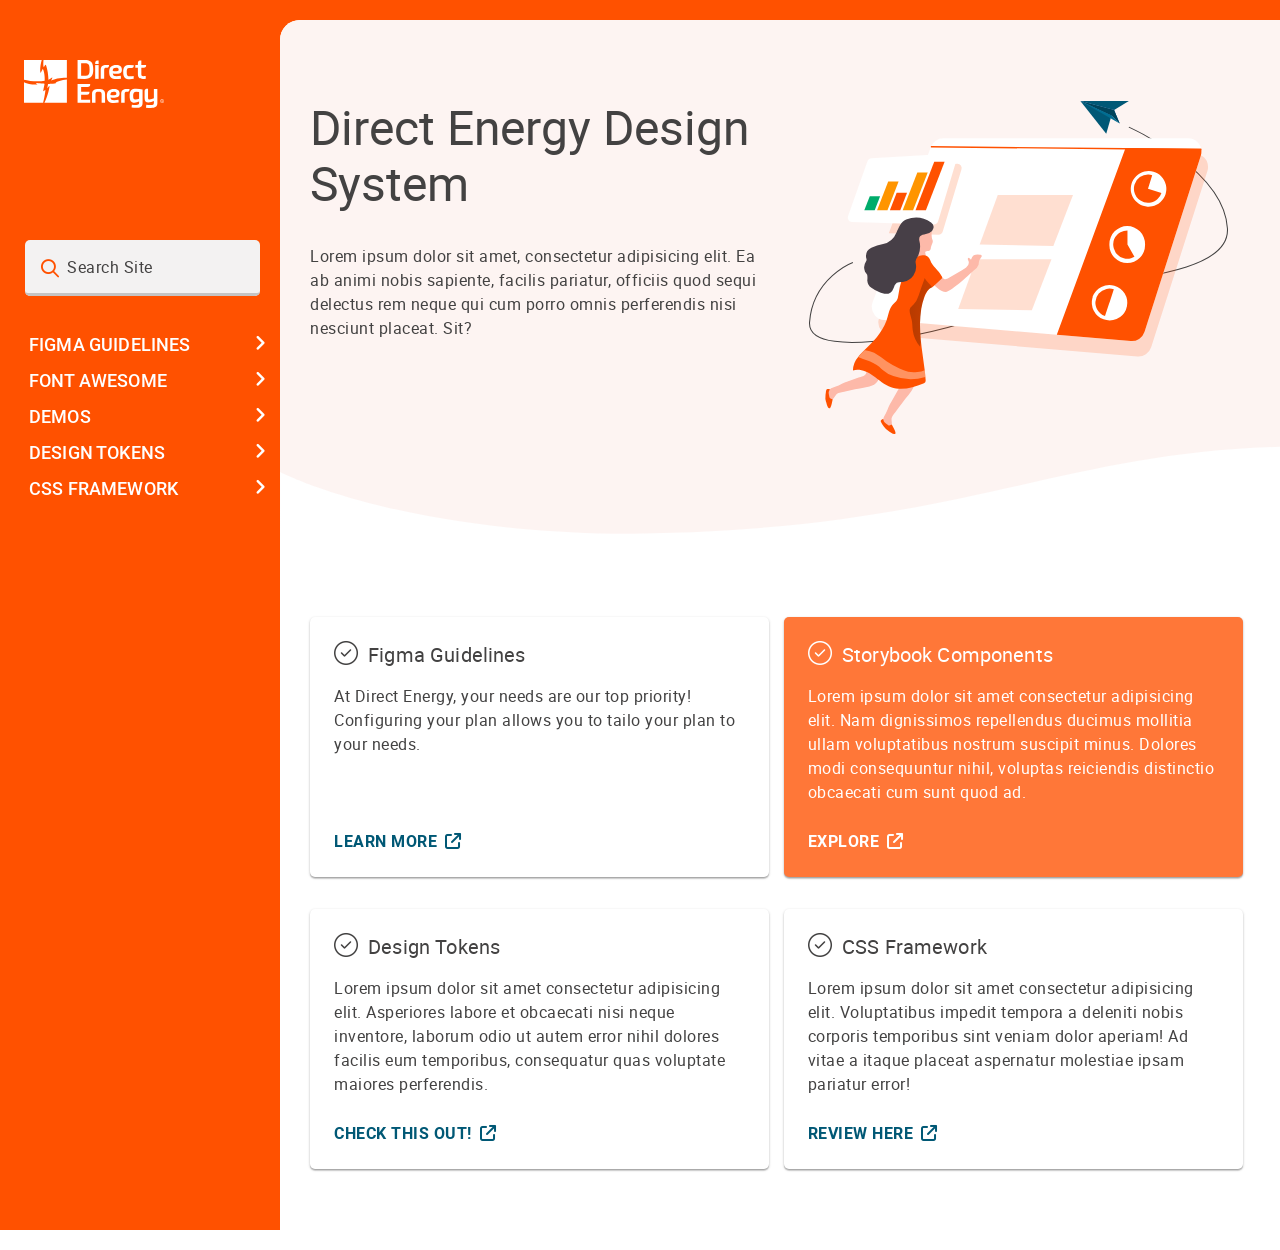
<file: index.html>
<!doctype html><html lang="en"><head><meta charset="utf-8"/><meta name="viewport" content="width=device-width,initial-scale=1"/><title>DE Design System</title><script src="index.html.js" defer="defer"></script><link rel="stylesheet" href="/assets/styles/main.css"/><link rel="stylesheet" href="/assets/styles/doc-styles.css"/><link rel="stylesheet" href="/assets/styles/custom-icons.css"/><link rel="stylesheet" href="/assets/styles/fontawesome.css"/><link rel="stylesheet" href="/assets/styles/regular.css"/><link rel="icon" href="/assets/images/favicon.ico"></head><body class="sidebar-expanded"><div id="root"></div></body></html>
</file>
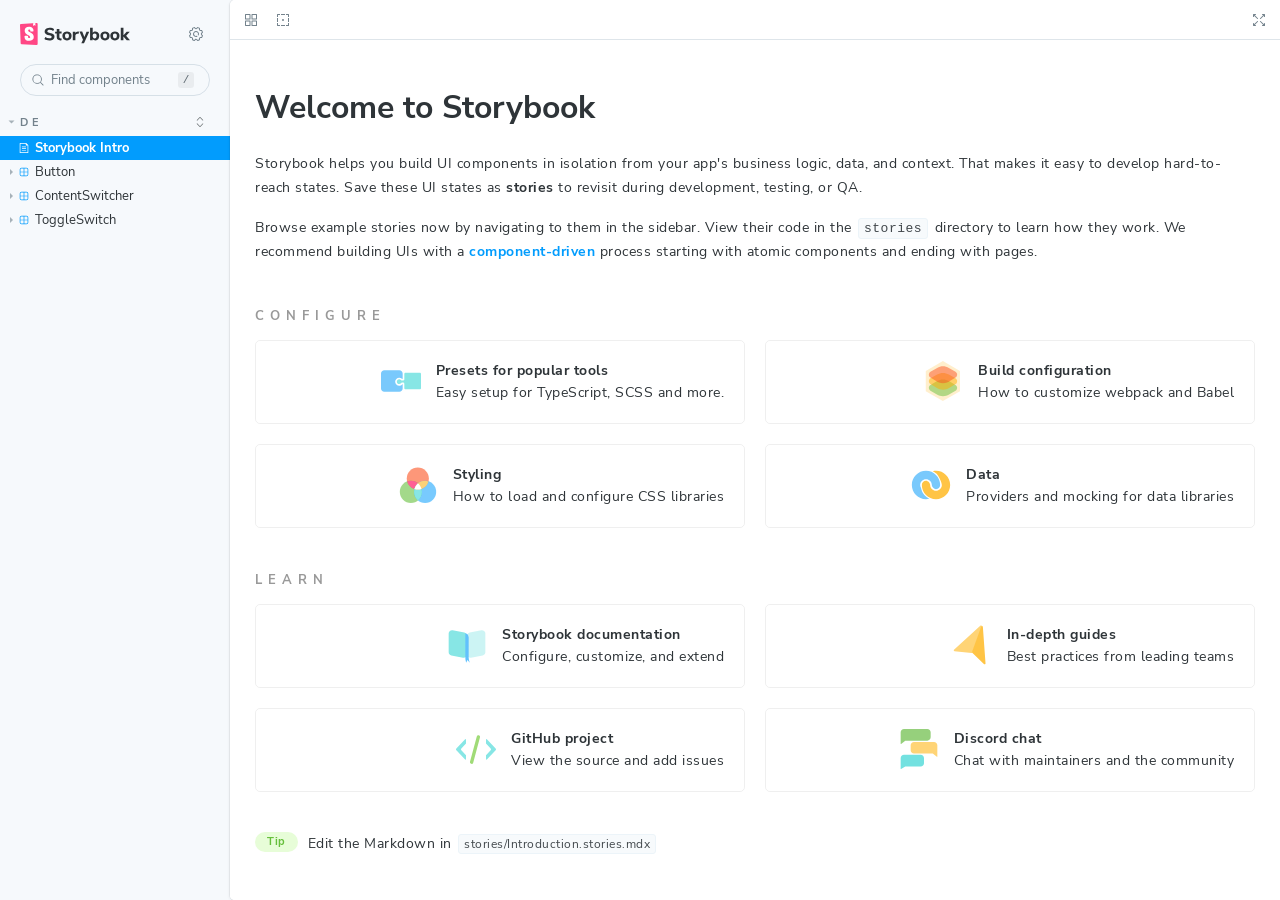
<file: storybook/index.html>
<!DOCTYPE html>
<html lang="en">
  <head>
    <meta charset="utf-8" />

    <title>@storybook/cli - Storybook</title>
    <meta name="viewport" content="width=device-width, initial-scale=1" />

    
    <link rel="icon" type="image/svg+xml" href="./favicon.svg" />
    
    <link
      rel="prefetch"
      href="./sb-common-assets/nunito-sans-regular.woff2"
      as="font"
      type="font/woff2"
      crossorigin
    />
    <link
      rel="prefetch"
      href="./sb-common-assets/nunito-sans-bold.woff2"
      as="font"
      type="font/woff2"
      crossorigin
    />
    <link rel="stylesheet" href="./sb-common-assets/fonts.css" />

    <link href="./sb-manager/runtime.mjs" rel="modulepreload" />

    
    <link href="./sb-addons/links-0/manager-bundle.mjs" rel="modulepreload" />
    
    <link href="./sb-addons/essentials-controls-1/manager-bundle.mjs" rel="modulepreload" />
    
    <link href="./sb-addons/essentials-actions-2/manager-bundle.mjs" rel="modulepreload" />
    
    <link href="./sb-addons/essentials-backgrounds-3/manager-bundle.mjs" rel="modulepreload" />
    
    <link href="./sb-addons/essentials-viewport-4/manager-bundle.mjs" rel="modulepreload" />
    
    <link href="./sb-addons/essentials-toolbars-5/manager-bundle.mjs" rel="modulepreload" />
    
    <link href="./sb-addons/essentials-measure-6/manager-bundle.mjs" rel="modulepreload" />
    
    <link href="./sb-addons/essentials-outline-7/manager-bundle.mjs" rel="modulepreload" />
    
    <link href="./sb-addons/interactions-8/manager-bundle.mjs" rel="modulepreload" />
       

    <style>
      #storybook-root[hidden] {
        display: none !important;
      }
    </style>

    
  </head>
  <body>
    <div id="root"></div>

    
    <script>
      
        
          window['FEATURES'] = {
  "warnOnLegacyHierarchySeparator": true,
  "buildStoriesJson": false,
  "storyStoreV7": true,
  "argTypeTargetsV7": true,
  "legacyDecoratorFileOrder": false
};
        
      
        
          window['REFS'] = {};
        
      
        
          window['LOGLEVEL'] = "info";
        
      
        
          window['DOCS_OPTIONS'] = {
  "defaultName": "Docs",
  "autodocs": "tag"
};
        
      
        
          window['CONFIG_TYPE'] = "PRODUCTION";
        
      
        
      
        
      
        
      
        
      
    </script>
    

    <script type="module">
      import './sb-manager/runtime.mjs';

      
      import './sb-addons/links-0/manager-bundle.mjs';
      
      import './sb-addons/essentials-controls-1/manager-bundle.mjs';
      
      import './sb-addons/essentials-actions-2/manager-bundle.mjs';
      
      import './sb-addons/essentials-backgrounds-3/manager-bundle.mjs';
      
      import './sb-addons/essentials-viewport-4/manager-bundle.mjs';
      
      import './sb-addons/essentials-toolbars-5/manager-bundle.mjs';
      
      import './sb-addons/essentials-measure-6/manager-bundle.mjs';
      
      import './sb-addons/essentials-outline-7/manager-bundle.mjs';
      
      import './sb-addons/interactions-8/manager-bundle.mjs';
      
    </script>

    <link href="./sb-preview/runtime.mjs" rel="prefetch" as="script" />
  </body>
</html>
</file>
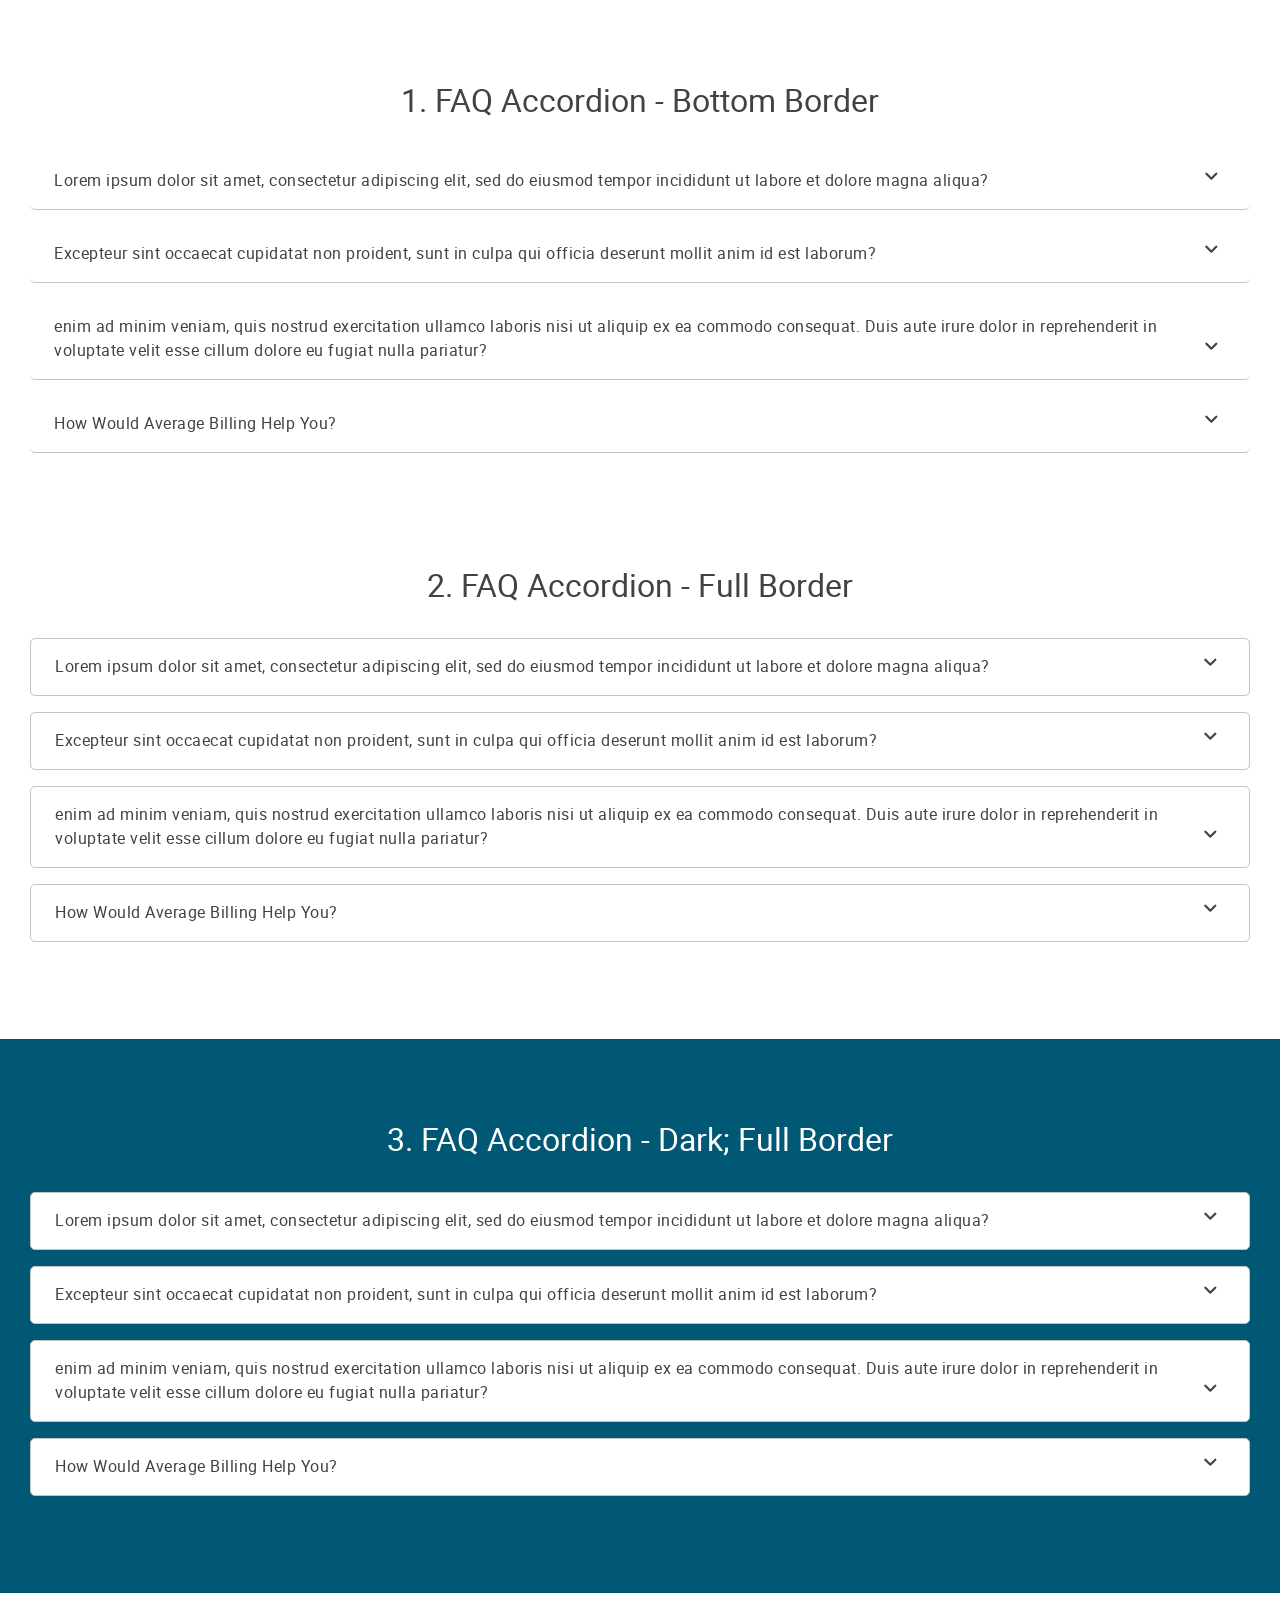
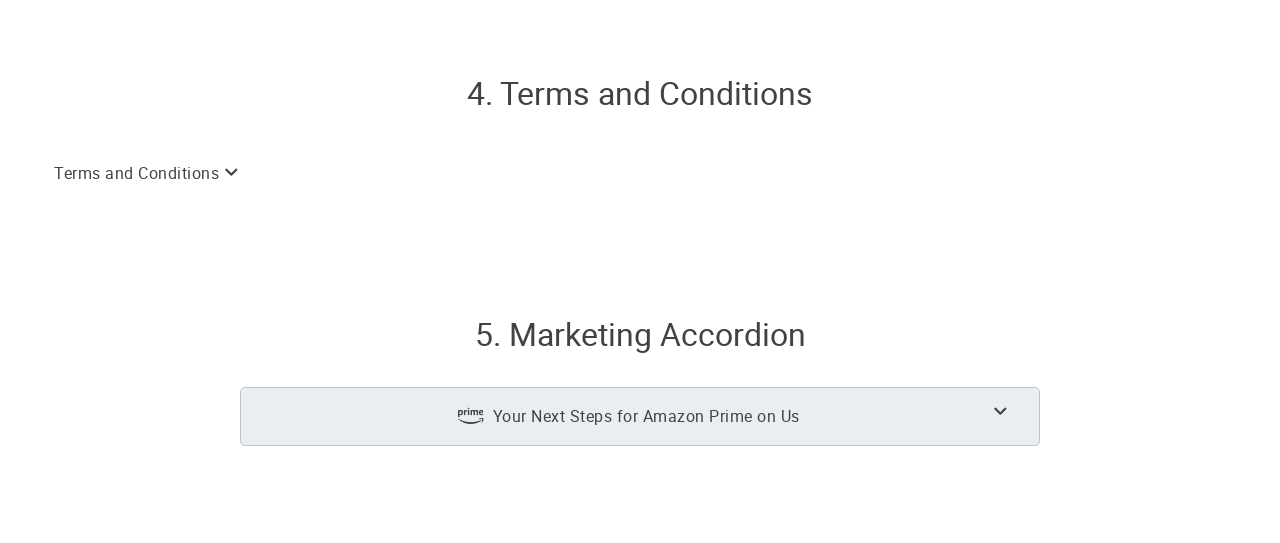
<file: demos/accordions/index.html>
<!doctype html><html lang="en"><head><meta charset="utf-8"/><meta name="viewport" content="width=device-width,initial-scale=1"/><title>React/Typescript Starter</title><script src="../../demos/accordions/index.html.js" defer="defer"></script><link rel="stylesheet" href="/assets/styles/main.css"/><link rel="stylesheet" href="/assets/styles/custom-icons.css"/><link rel="stylesheet" href="/assets/styles/fontawesome.css"/><link rel="stylesheet" href="/assets/styles/regular.css"/><link rel="icon" href="/assets/images/favicon.ico"></head><body><div id="root"></div></body></html>
</file>
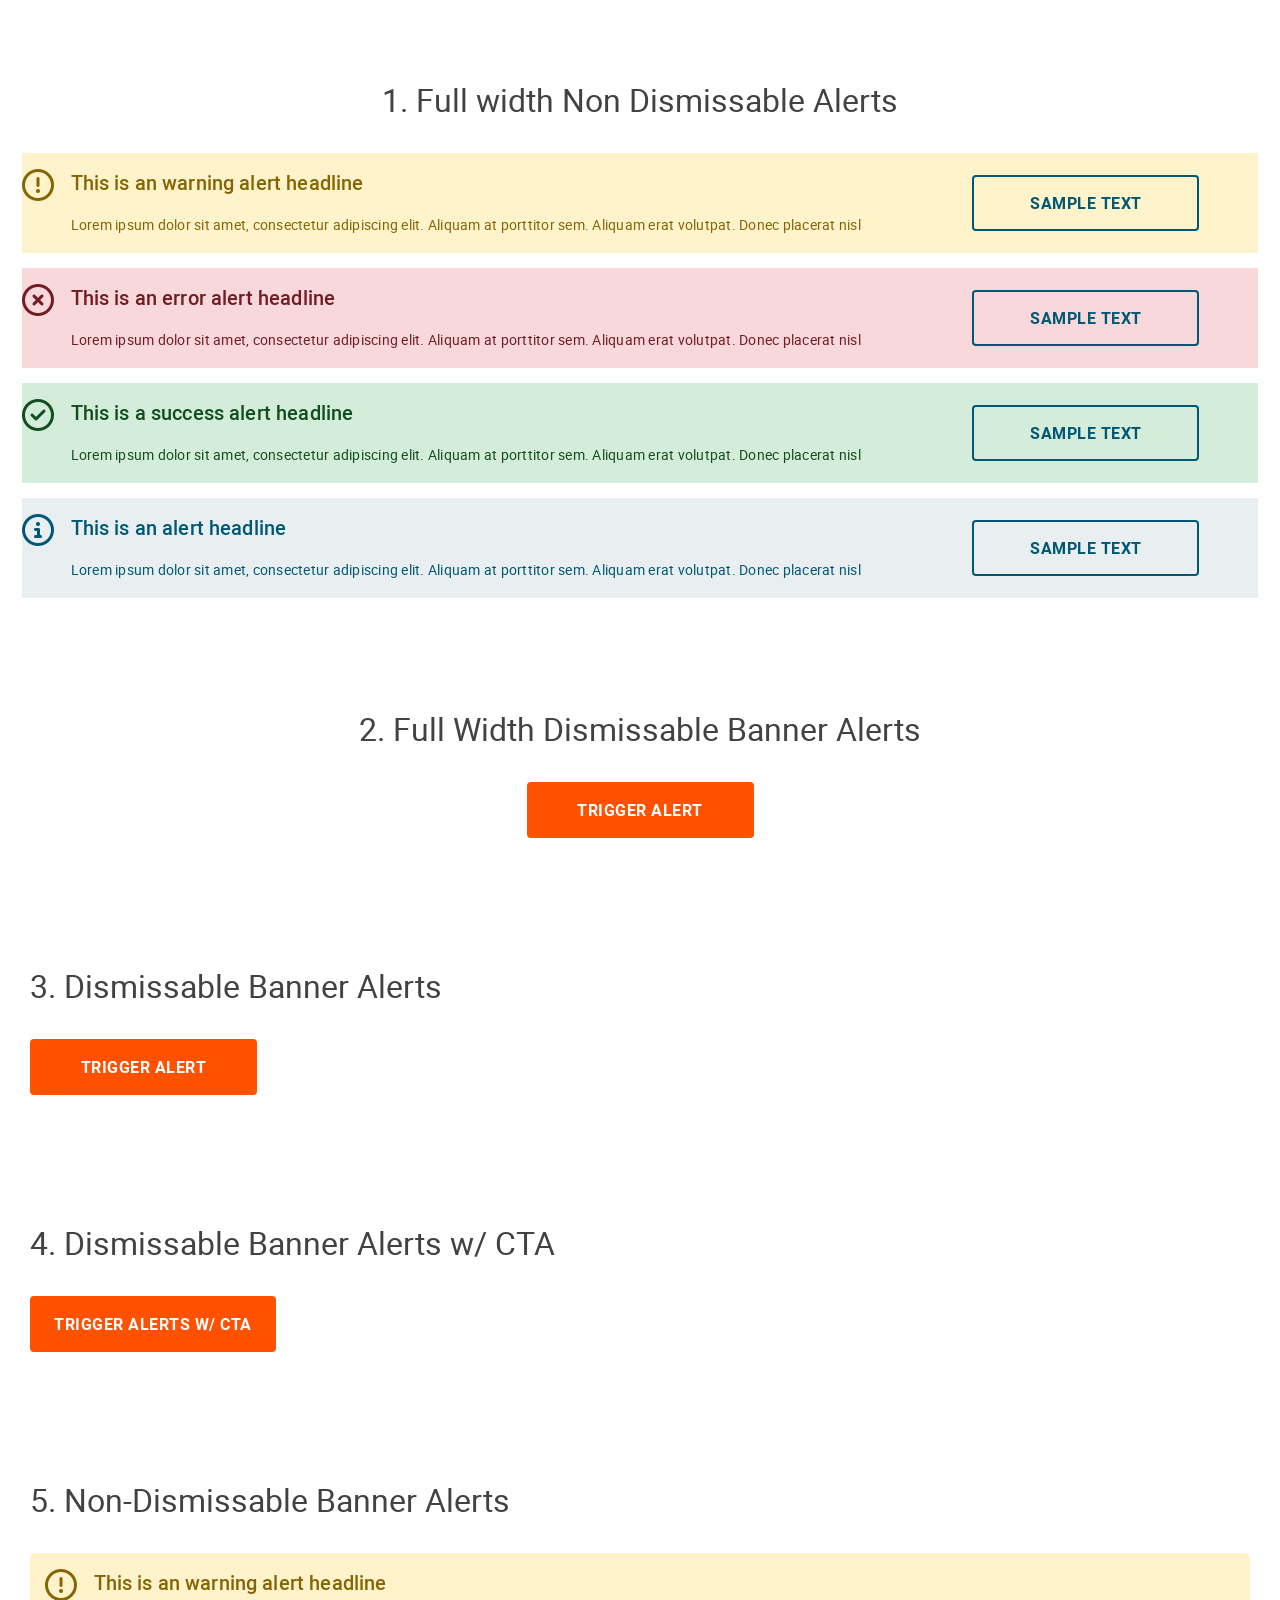
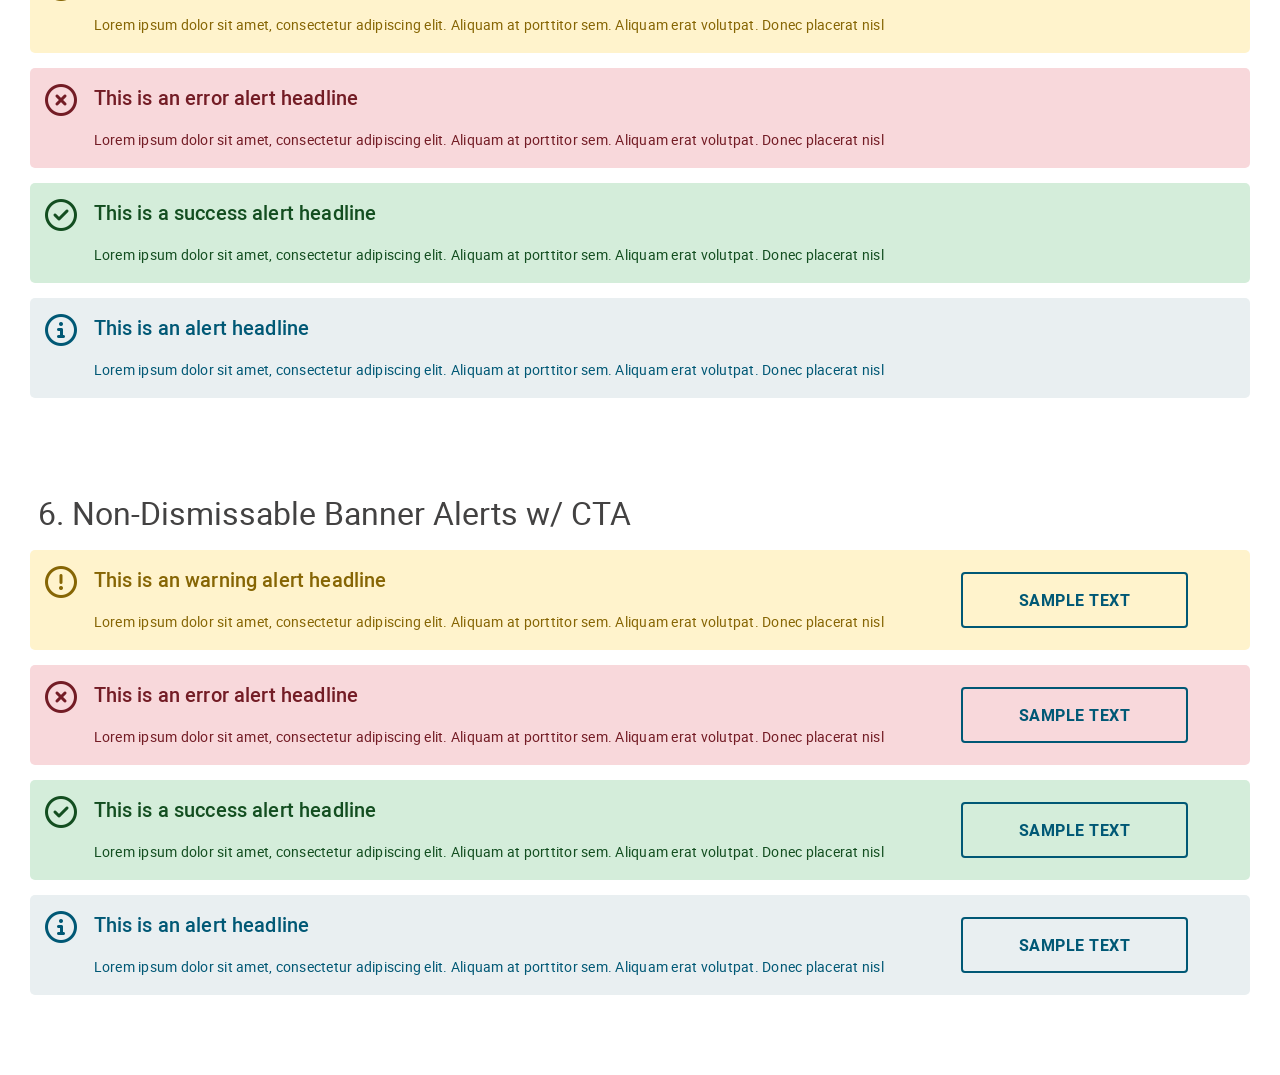
<file: demos/alerts/index.html>
<!doctype html><html lang="en"><head><meta charset="UTF-8"/><meta http-equiv="X-UA-Compatible" content="IE=edge"/><meta name="viewport" content="width=device-width,initial-scale=1"/><title>Banner Alert Demo</title><link rel="stylesheet" href="../../assets/styles/main.css"/><link rel="stylesheet" href="../../assets/styles/custom-icons.css"/><link rel="stylesheet" href="../../assets/styles/fontawesome.css"/><link rel="stylesheet" href="../../assets/styles/regular.css"/><link rel="icon" href="../../assets/images/favicon.ico"><script src="../alerts/index.html.js" defer="defer"></script></head><body><section class="full-width"><div class="container"><div class="row"><div class="col"><h2 class="fs--text-center">1. Full width Non Dismissable Alerts</h2></div><div class="col"><div class="full-width-banner-alerts"><div class="alert-container bg--warning-background" data-ref="module_systemAlert_50119"><div data-alert-message data-message-type="warning" data-status="active"><div class="row"><div class="alert-msg col--lg-9"><h4 class="alert-head">This is an warning alert headline</h4><span class="p-2">Lorem ipsum dolor sit amet, consectetur adipiscing elit. Aliquam at porttitor sem. Aliquam erat volutpat. Donec placerat nisl</span></div><div class="alert-cta col--lg-3"><button class="btn" href="#">sample Text</button></div></div></div></div></div><div class="full-width-banner-alerts"><div class="alert-container bg--error-background" data-ref="module_systemAlert_50119"><div data-alert-message data-message-type="error" data-status="active"><div class="row"><div class="alert-msg col--lg-9"><h4 class="alert-head">This is an error alert headline</h4><span class="p-2">Lorem ipsum dolor sit amet, consectetur adipiscing elit. Aliquam at porttitor sem. Aliquam erat volutpat. Donec placerat nisl</span></div><div class="alert-cta col--lg-3"><button class="btn" href="#">sample Text</button></div></div></div></div></div><div class="full-width-banner-alerts"><div class="alert-container bg--success-background" data-ref="module_systemAlert_50119"><div data-alert-message data-message-type="success" data-status="active"><div class="row"><div class="alert-msg col--lg-9"><h4 class="alert-head">This is a success alert headline</h4><span class="p-2">Lorem ipsum dolor sit amet, consectetur adipiscing elit. Aliquam at porttitor sem. Aliquam erat volutpat. Donec placerat nisl</span></div><div class="alert-cta col--lg-3"><button class="btn" href="#">sample Text</button></div></div></div></div></div><div class="full-width-banner-alerts"><div class="alert-container bg--info-background" data-ref="module_systemAlert_50119"><div data-alert-message data-message-type="message" data-status="active"><div class="row"><div class="alert-msg col--lg-9"><h4 class="alert-head">This is an alert headline</h4><span class="p-2">Lorem ipsum dolor sit amet, consectetur adipiscing elit. Aliquam at porttitor sem. Aliquam erat volutpat. Donec placerat nisl</span></div><div class="alert-cta col--lg-3"><button class="btn" href="#">sample Text</button></div></div></div></div></div></div></div></div></section><section class="full-width"><div class="container bdr-clr--gray-disabled"><div class="row"><div class="col"><h2 class="fs--text-center">2. Full Width Dismissable Banner Alerts</h2></div><div class="col fs--text-center"><button class="btn--primary" onclick="window.triggerAlertsFullWidth();">Trigger Alert</button></div><div class="col"><div class="full-width-dismissable-banner-alerts"></div></div></div></div></section><section><div class="container"><div class="row"><div class="col"><h2>3. Dismissable Banner Alerts</h2></div><div class="col"><button class="btn--primary" onclick="window.triggerAlerts();">Trigger Alert</button></div><div class="col"><div class="banner-alerts"></div></div></div></div></section><section><div class="container"><div class="row"><div class="col"><h2>4. Dismissable Banner Alerts w/ CTA</h2></div><div class="col"><button class="btn--primary" onclick="triggerAlertsWithButton();">Trigger Alerts w/ CTA</button></div><div class="col"><div class="cta-banner-alerts"></div></div></div></div></section><section><div class="container"><div class="row"><div class="col"><h2>5. Non-Dismissable Banner Alerts</h2></div><div class="col"><div class="banner-alerts"><div class="alert-container bg--warning-background" data-ref="module_systemAlert_50119"><div data-alert-message data-message-type="warning" data-status="active"><div class="row"><div class="alert-msg col--lg-12"><h4 class="alert-head">This is an warning alert headline</h4><span class="p-2">Lorem ipsum dolor sit amet, consectetur adipiscing elit. Aliquam at porttitor sem. Aliquam erat volutpat. Donec placerat nisl</span></div></div></div></div></div><div class="banner-alerts"><div class="alert-container bg--error-background" data-ref="module_systemAlert_50119"><div data-alert-message data-message-type="error" data-status="active"><div class="row"><div class="alert-msg col--lg-12"><h4 class="alert-head">This is an error alert headline</h4><span class="p-2">Lorem ipsum dolor sit amet, consectetur adipiscing elit. Aliquam at porttitor sem. Aliquam erat volutpat. Donec placerat nisl</span></div></div></div></div></div><div class="banner-alerts"><div class="alert-container bg--success-background" data-ref="module_systemAlert_50119"><div data-alert-message data-message-type="success" data-status="active"><div class="row"><div class="alert-msg col--lg-12"><h4 class="alert-head">This is a success alert headline</h4><span class="p-2">Lorem ipsum dolor sit amet, consectetur adipiscing elit. Aliquam at porttitor sem. Aliquam erat volutpat. Donec placerat nisl</span></div></div></div></div></div><div class="banner-alerts"><div class="alert-container bg--info-background" data-ref="module_systemAlert_50119"><div data-alert-message data-message-type="message" data-status="active"><div class="row"><div class="alert-msg col--lg-12"><h4 class="alert-head">This is an alert headline</h4><span class="p-2">Lorem ipsum dolor sit amet, consectetur adipiscing elit. Aliquam at porttitor sem. Aliquam erat volutpat. Donec placerat nisl</span></div></div></div></div></div></div></div></div></section><section><div class="container"><div class="col"><h2>6. Non-Dismissable Banner Alerts w/ CTA</h2></div><div class="banner-alerts"><div class="alert-container bg--warning-background" data-ref="module_systemAlert_50119"><div data-alert-message data-message-type="warning" data-status="active"><div class="row"><div class="alert-msg col--lg-9"><h4 class="alert-head">This is an warning alert headline</h4><span class="p-2">Lorem ipsum dolor sit amet, consectetur adipiscing elit. Aliquam at porttitor sem. Aliquam erat volutpat. Donec placerat nisl</span></div><div class="alert-cta col--lg-3"><button class="btn" href="#">sample Text</button></div></div></div></div></div><div class="banner-alerts"><div class="alert-container bg--error-background" data-ref="module_systemAlert_50119"><div data-alert-message data-message-type="error" data-status="active"><div class="row"><div class="alert-msg col--lg-9"><h4 class="alert-head">This is an error alert headline</h4><span class="p-2">Lorem ipsum dolor sit amet, consectetur adipiscing elit. Aliquam at porttitor sem. Aliquam erat volutpat. Donec placerat nisl</span></div><div class="alert-cta col--lg-3"><button class="btn" href="#">sample Text</button></div></div></div></div></div><div class="banner-alerts"><div class="alert-container bg--success-background" data-ref="module_systemAlert_50119"><div data-alert-message data-message-type="success" data-status="active"><div class="row"><div class="alert-msg col--lg-9"><h4 class="alert-head">This is a success alert headline</h4><span class="p-2">Lorem ipsum dolor sit amet, consectetur adipiscing elit. Aliquam at porttitor sem. Aliquam erat volutpat. Donec placerat nisl</span></div><div class="alert-cta col--lg-3"><button class="btn" href="#">sample Text</button></div></div></div></div></div><div class="banner-alerts"><div class="alert-container bg--info-background" data-ref="module_systemAlert_50119"><div data-alert-message data-message-type="message" data-status="active"><div class="row"><div class="alert-msg col--lg-9"><h4 class="alert-head">This is an alert headline</h4><span class="p-2">Lorem ipsum dolor sit amet, consectetur adipiscing elit. Aliquam at porttitor sem. Aliquam erat volutpat. Donec placerat nisl</span></div><div class="alert-cta col--lg-3"><button class="btn" href="#">sample Text</button></div></div></div></div></div></div></section></body></html>
</file>
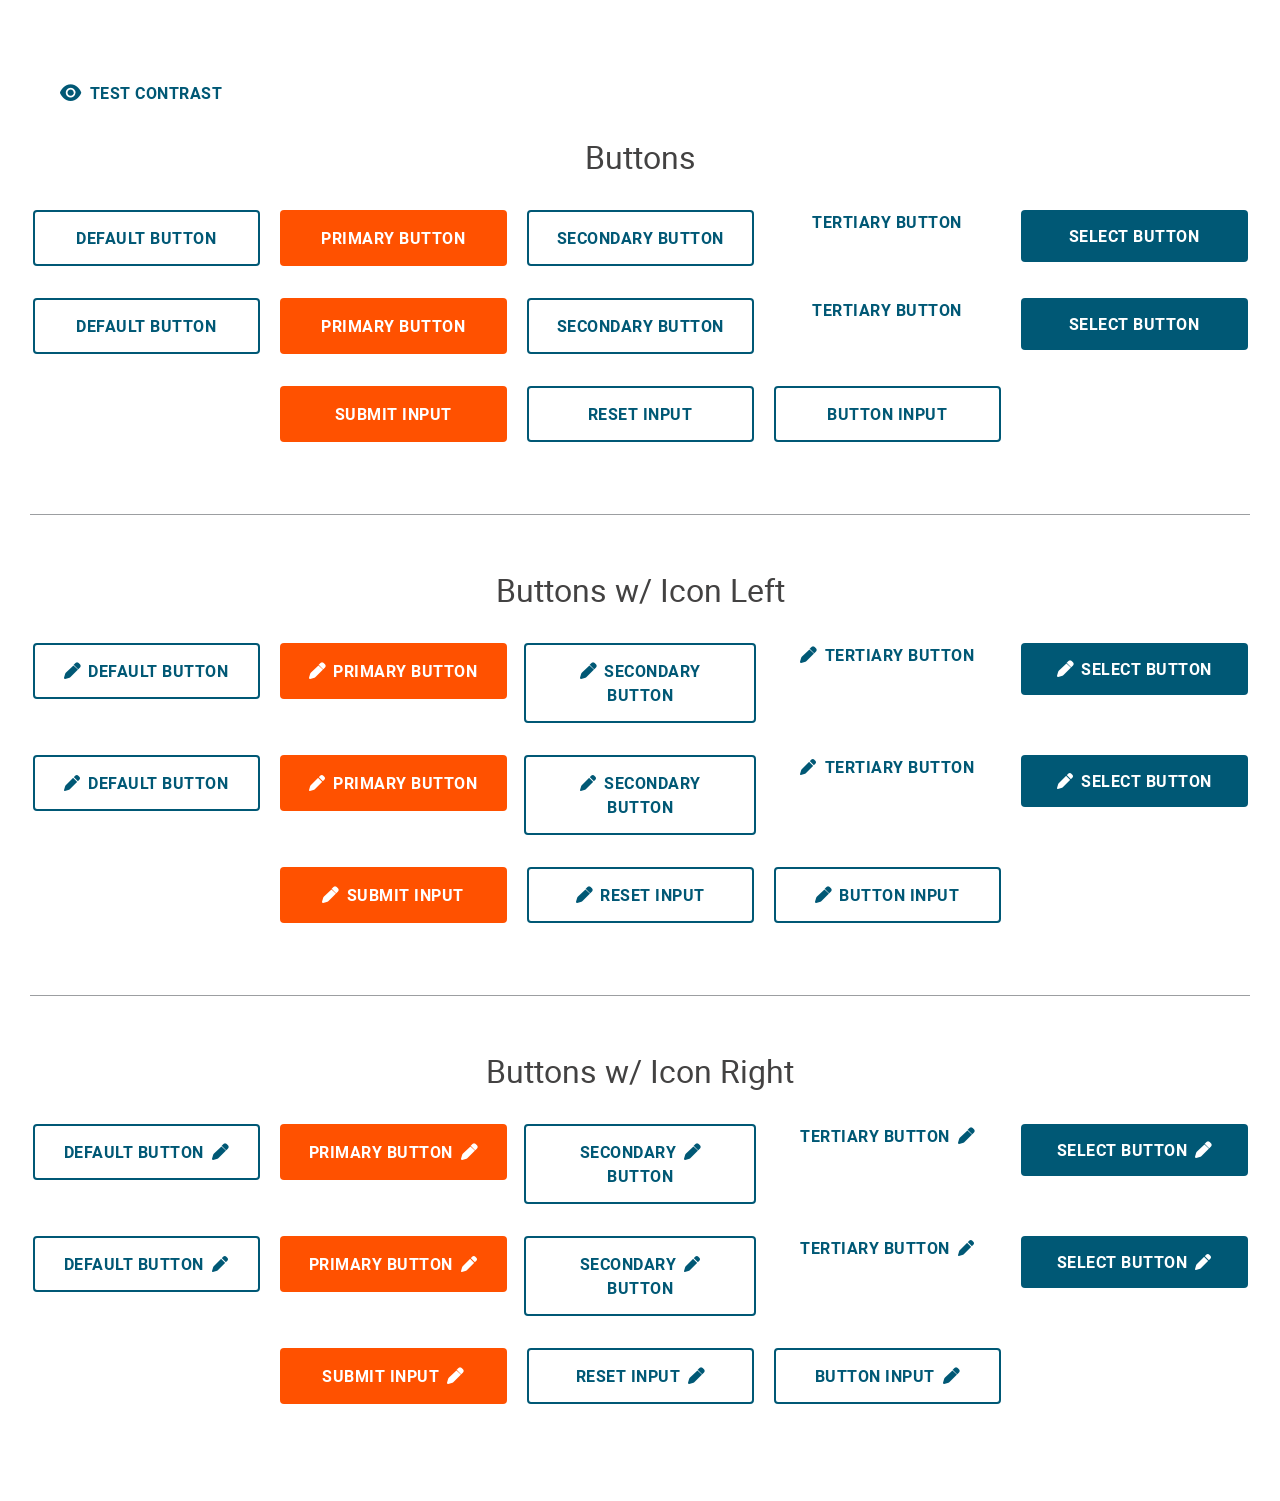
<file: demos/buttons/index.html>
<!doctype html><html lang="en"><head><meta charset="UTF-8"/><meta http-equiv="X-UA-Compatible" content="IE=edge"/><meta name="viewport" content="width=device-width,initial-scale=1"/><link rel="stylesheet" href="../../assets/styles/main.css"/><link rel="stylesheet" href="../../assets/styles/custom-icons.css"/><link rel="stylesheet" href="../../assets/styles/fontawesome.css"/><link rel="stylesheet" href="../../assets/styles/regular.css"/><link rel="icon" href="../../assets/images/favicon.ico"><script src="../../demos/buttons/index.html.js" defer="defer"></script><title>Buttons</title></head><body><section><div class="container"><div class="row"><div class="col"><p class="pd-l--30"><button class="btn--tertiary" id="contrast"><i class="fak fa-eye-solid"></i>Test Contrast</button></p></div><div class="col"><h2 class="fs--text-center">Buttons</h2><div class="row even-5--md fs--text-center row--h-align-center"><div class="col--md-odd-1"><button>Default Button</button></div><div class="col--md-odd-1"><button class="btn--primary">Primary Button</button></div><div class="col--md-odd-1"><button class="btn--secondary">Secondary Button</button></div><div class="col--md-odd-1"><button class="btn--tertiary">Tertiary Button</button></div><div class="col--md-odd-1"><button class="selected">Select Button</button></div><div class="col--md-odd-1"><a href="#" class="btn">Default Button</a></div><div class="col--md-odd-1"><a href="#" class="btn btn--primary">Primary Button</a></div><div class="col--md-odd-1"><a href="#" class="btn btn--secondary">Secondary Button</a></div><div class="col--md-odd-1"><a href="#" class="btn btn--tertiary">Tertiary Button</a></div><div class="col--md-odd-1"><a href="#" class="btn selected">Select Button</a></div><div class="col--md-odd-1"><input type="submit" value="Submit Input" class="center-block"/></div><div class="col--md-odd-1"><input type="reset" value="Reset Input" class="center-block"/></div><div class="col--md-odd-1"><input type="button" value="Button Input" class="center-block"/></div></div></div></div><hr class="mg-t--40 mg-b--40"/><div class="row"><div class="col"><h2 class="fs--text-center">Buttons w/ Icon Left</h2><div class="row even-5--md fs--text-center row--h-align-center"><div class="col--md-odd-1"><button><i class="fak fa-pen-solid" aria-hidden="true"></i>Default Button</button></div><div class="col--md-odd-1"><button class="btn--primary" aria-hidden="true"><i class="fak fa-pen-solid"></i>Primary Button</button></div><div class="col--md-odd-1"><button class="btn--secondary" aria-hidden="true"><i class="fak fa-pen-solid"></i>Secondary Button</button></div><div class="col--md-odd-1"><button class="btn--tertiary" aria-hidden="true"><i class="fak fa-pen-solid"></i>Tertiary Button</button></div><div class="col--md-odd-1"><button class="selected" aria-hidden="true"><i class="fak fa-pen-solid"></i>Select Button</button></div><div class="col--md-odd-1"><a href="#" class="btn"><i class="fak fa-pen-solid"></i>Default Button</a></div><div class="col--md-odd-1"><a href="#" class="btn btn--primary"><i class="fak fa-pen-solid"></i>Primary Button</a></div><div class="col--md-odd-1"><a href="#" class="btn btn--secondary"><i class="fak fa-pen-solid"></i>Secondary Button</a></div><div class="col--md-odd-1"><a href="#" class="btn btn--tertiary"><i class="fak fa-pen-solid"></i>Tertiary Button</a></div><div class="col--md-odd-1"><a href="#" class="btn selected"><i class="fak fa-pen-solid"></i>Select Button</a></div><div class="col--md-odd-1"><label for="submit"><i class="fak fa-pen-solid" aria-hidden="true"></i><input type="submit" value="Submit Input" class="icon fa-pen-solid"/></label></div><div class="col--md-odd-1"><label for="reset"><i class="fak fa-pen-solid" aria-hidden="true"></i><input type="reset" value="Reset Input" class="center-block icon fa-pen-solid"/></label></div><div class="col--md-odd-1"><label for="button"><i class="fak fa-pen-solid" aria-hidden="true"></i><input type="button" value="Button Input" class="center-block icon fa-pen-solid"/></label></div></div></div></div><hr class="mg-t--40 mg-b--40"/><div class="row"><div class="col"><h2 class="fs--text-center">Buttons w/ Icon Right</h2><div class="row even-5--md fs--text-center row--h-align-center"><div class="col--md-odd-1"><button class="icon-right" aria-hidden="true"><i class="fak fa-pen-solid"></i>Default Button</button></div><div class="col--md-odd-1"><button class="btn--primary icon-right" aria-hidden="true"><i class="fak fa-pen-solid"></i>Primary Button</button></div><div class="col--md-odd-1"><button class="btn--secondary icon-right" aria-hidden="true"><i class="fak fa-pen-solid"></i>Secondary Button</button></div><div class="col--md-odd-1"><button class="btn--tertiary icon-right" aria-hidden="true"><i class="fak fa-pen-solid"></i>Tertiary Button</button></div><div class="col--md-odd-1"><button class="selected icon-right" aria-hidden="true"><i class="fak fa-pen-solid"></i>Select Button</button></div><div class="col--md-odd-1"><a href="#" class="btn icon-right"><i class="fak fa-pen-solid"></i>Default Button</a></div><div class="col--md-odd-1"><a href="#" class="btn btn--primary icon-right"><i class="fak fa-pen-solid"></i>Primary Button</a></div><div class="col--md-odd-1"><a href="#" class="btn btn--secondary icon-right"><i class="fak fa-pen-solid"></i>Secondary Button</a></div><div class="col--md-odd-1"><a href="#" class="btn btn--tertiary icon-right"><i class="fak fa-pen-solid"></i>Tertiary Button</a></div><div class="col--md-odd-1"><a href="#" class="btn selected icon-right"><i class="fak fa-pen-solid"></i>Select Button</a></div><div class="col--md-odd-1"><label class="icon-right" for="submit"><i class="fak fa-pen-solid" aria-hidden="true"></i><input type="submit" value="Submit Input" class="icon fa-pen-solid"/></label></div><div class="col--md-odd-1"><label class="icon-right" for="reset"><i class="fak fa-pen-solid" aria-hidden="true"></i><input type="reset" value="Reset Input" class="center-block icon fa-pen-solid"/></label></div><div class="col--md-odd-1"><label class="icon-right" for="button"><i class="fak fa-pen-solid" aria-hidden="true"></i><input type="button" value="Button Input" class="center-block icon fa-pen-solid"/></label></div></div></div></div></div></section></body></html>
</file>
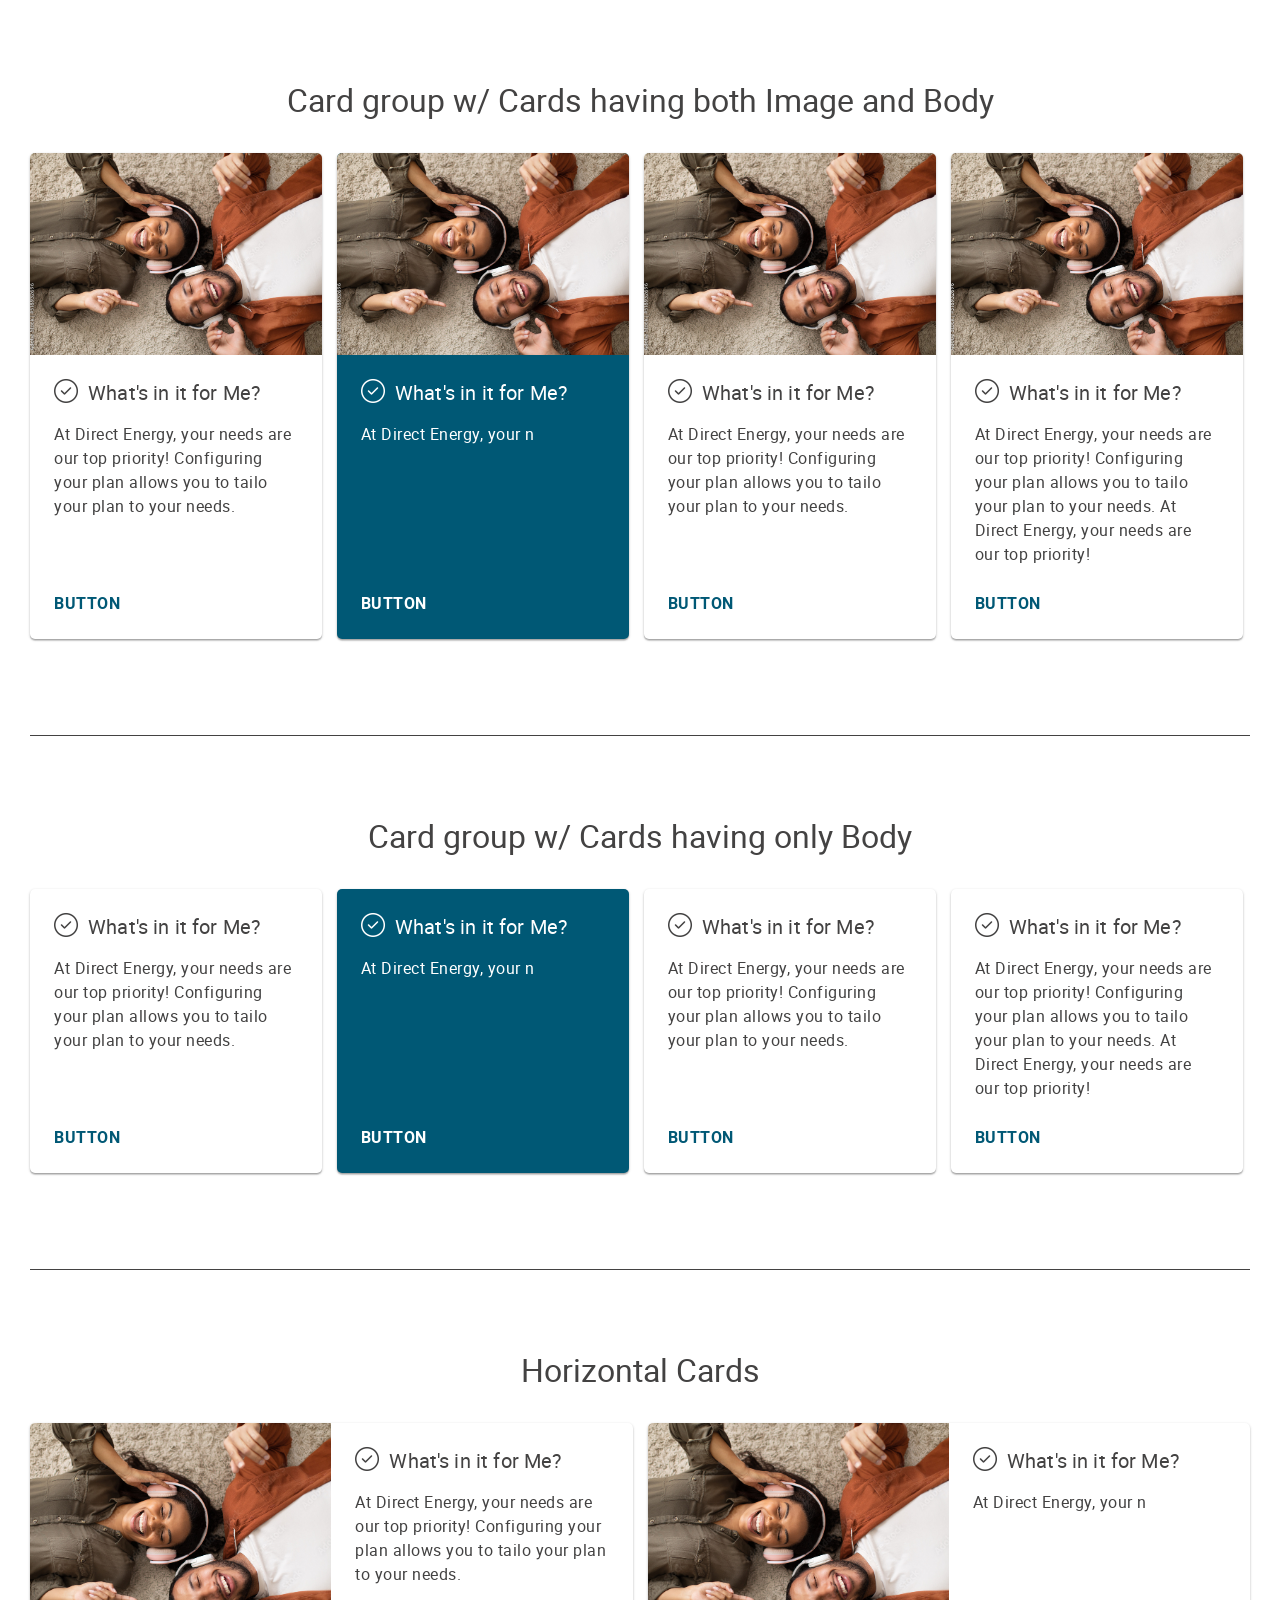
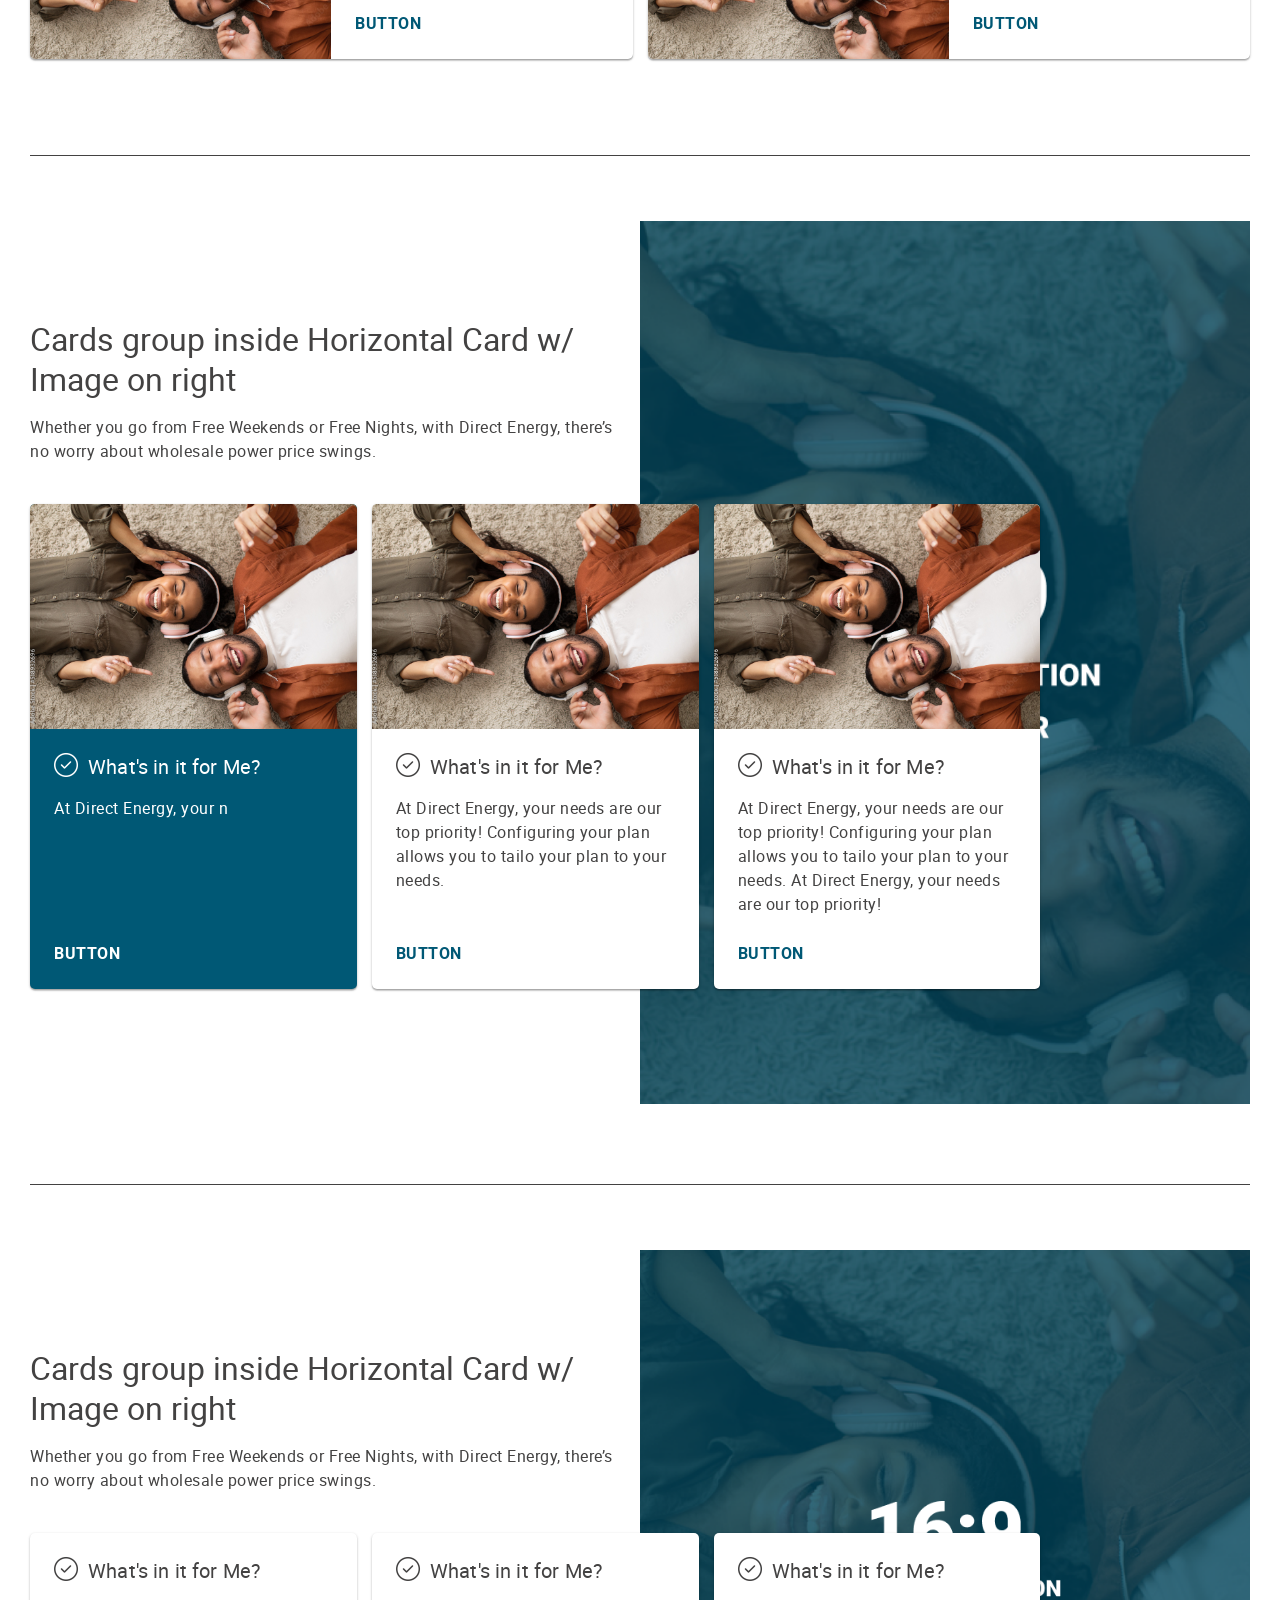
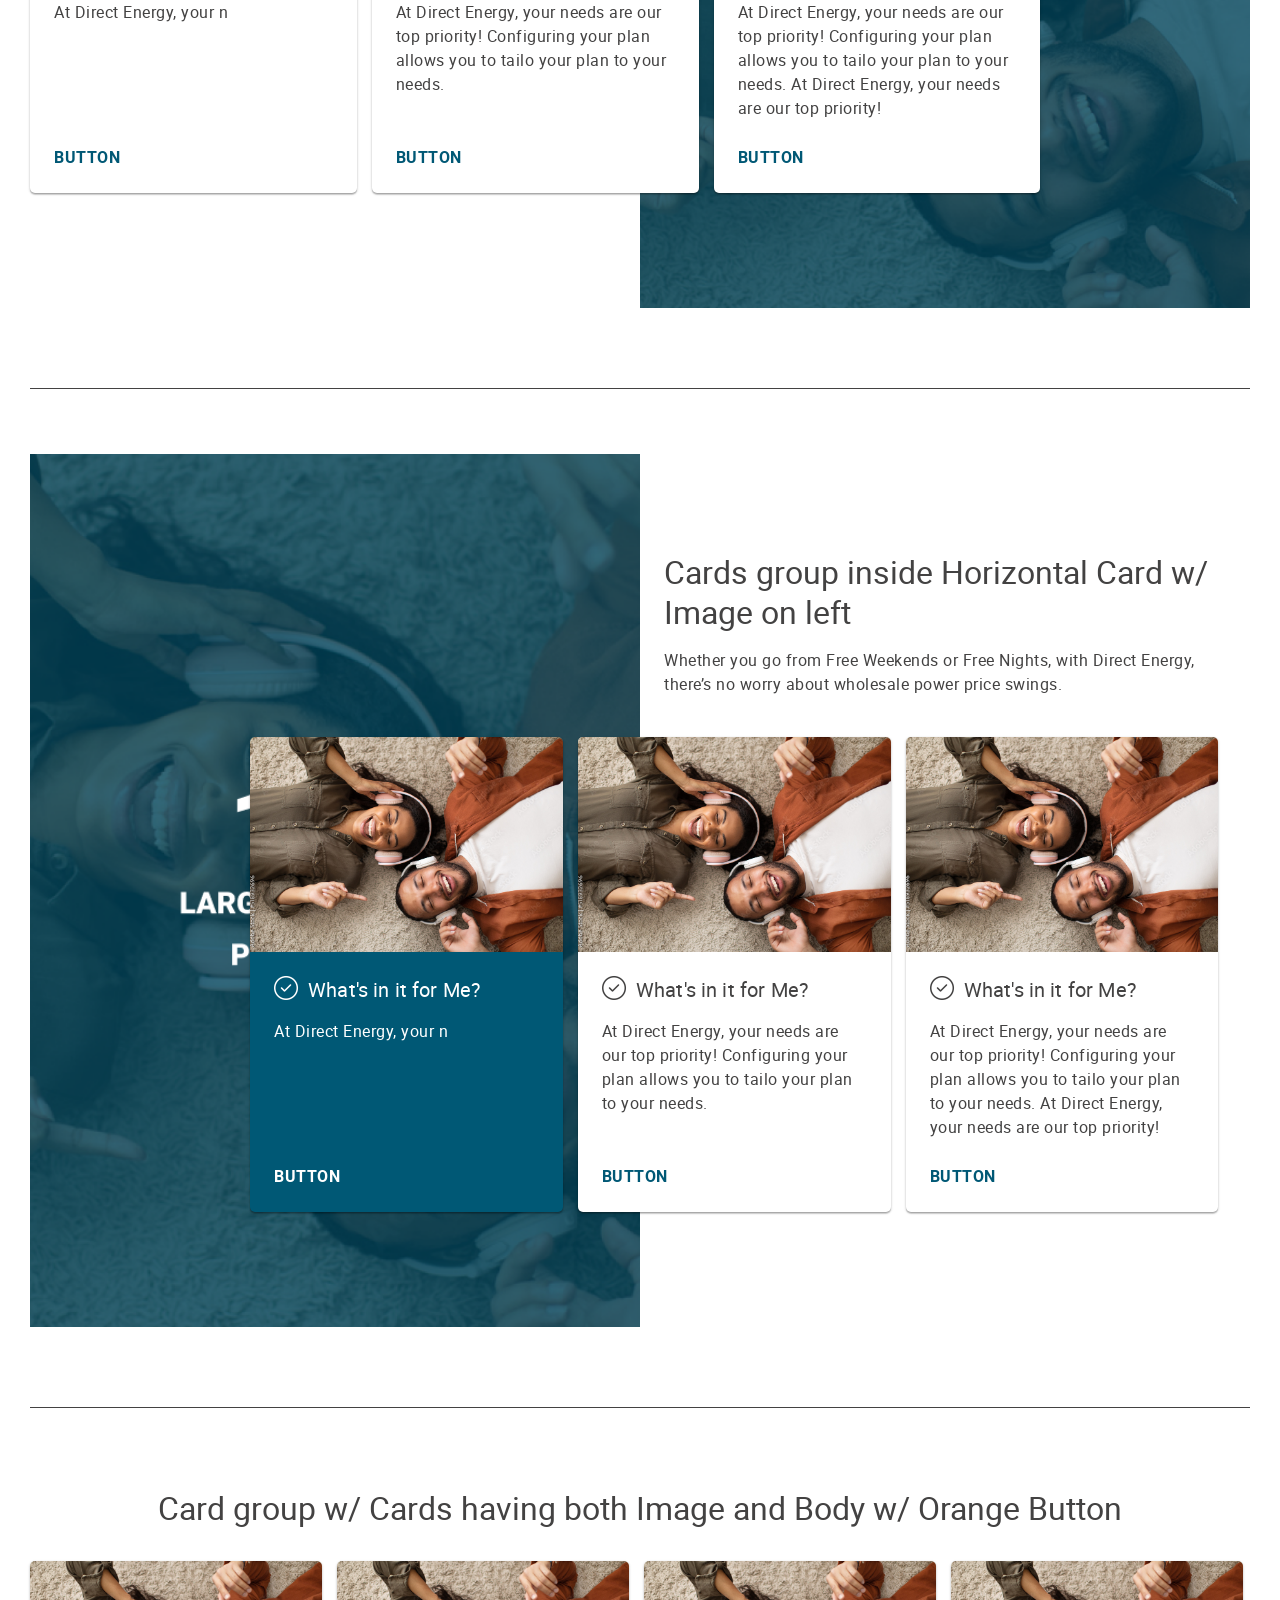
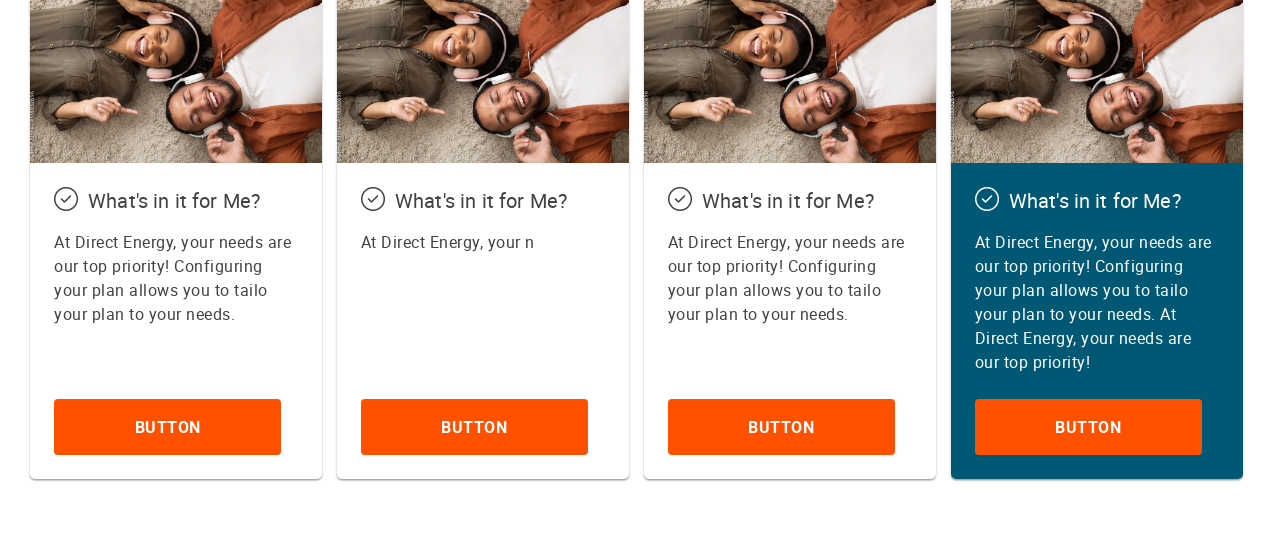
<file: demos/cards/index.html>
<!doctype html><html lang="en" class="de-theme"><head><meta charset="UTF-8"/><meta http-equiv="X-UA-Compatible" content="IE=edge"/><meta name="viewport" content="width=device-width,initial-scale=1"/><title>Cards</title><link rel="stylesheet" href="../../assets/styles/main.css"/><link rel="stylesheet" href="../../assets/styles/custom-icons.css"/><link rel="stylesheet" href="../../assets/styles/fontawesome.css"/><link rel="stylesheet" href="../../assets/styles/regular.css"/><link rel="stylesheet" href="../../assets/styles/brands.css"/><link rel="stylesheet" href="../../assets/styles/solid.css"/><link rel="stylesheet" href="../../assets/styles/light.css"/><link rel="icon" href="../../assets/images/favicon.ico"/></head><body><section class="bdr-bottom"><div class="container"><div class="row fs--text-center"><div class="col"><h2>Card group w/ Cards having both Image and Body</h2></div></div><div class="row card-group"><div class="col--lg-3 card-container"><div class="card"><div class="card-img"><img src="/assets/images/card-img.jpg" alt="card-img"/></div><div class="card-body"><h4><i class="icon-md fak fa-circle-check-light"></i>What's in it for Me?</h4><p>At Direct Energy, your needs are our top priority! Configuring your plan allows you to tailo your plan to your needs.</p><button class="btn--tertiary" href="#">Button</button></div></div></div><div class="col--lg-3 card-container"><div class="card bg--tertiary-base"><div class="card-img"><img src="/assets/images/card-img.jpg" alt="card-img"/></div><div class="card-body"><h4><i class="icon-md fak fa-circle-check-light"></i>What's in it for Me?</h4><p>At Direct Energy, your n</p><button class="btn--tertiary" href="#">Button</button></div></div></div><div class="col--lg-3 card-container"><div class="card"><div class="card-img"><img src="/assets/images/card-img.jpg" alt="card-img"/></div><div class="card-body"><h4><i class="icon-md fak fa-circle-check-light"></i>What's in it for Me?</h4><p>At Direct Energy, your needs are our top priority! Configuring your plan allows you to tailo your plan to your needs.</p><button class="btn--tertiary" href="#">Button</button></div></div></div><div class="col--lg-3 card-container"><div class="card"><div class="card-img"><img src="/assets/images/card-img.jpg" alt="card-img"/></div><div class="card-body"><h4><i class="icon-md fak fa-circle-check-light"></i>What's in it for Me?</h4><p>At Direct Energy, your needs are our top priority! Configuring your plan allows you to tailo your plan to your needs. At Direct Energy, your needs are our top priority!</p><button class="btn--tertiary" href="#">Button</button></div></div></div></div></div></section><section class="bdr-bottom"><div class="container"><div class="row fs--text-center"><div class="col"><h2>Card group w/ Cards having only Body</h2></div></div><div class="row card-group"><div class="col--lg-3 card-container"><div class="card"><div class="card-body"><h4><i class="icon-md fak fa-circle-check-light"></i>What's in it for Me?</h4><p>At Direct Energy, your needs are our top priority! Configuring your plan allows you to tailo your plan to your needs.</p><button class="btn--tertiary" href="#">Button</button></div></div></div><div class="col--lg-3 card-container"><div class="card bg--tertiary-base"><div class="card-body"><h4><i class="icon-md fak fa-circle-check-light"></i>What's in it for Me?</h4><p>At Direct Energy, your n</p><button class="btn--tertiary" href="#">Button</button></div></div></div><div class="col--lg-3 card-container"><div class="card"><div class="card-body"><h4><i class="icon-md fak fa-circle-check-light"></i>What's in it for Me?</h4><p>At Direct Energy, your needs are our top priority! Configuring your plan allows you to tailo your plan to your needs.</p><button class="btn--tertiary" href="#">Button</button></div></div></div><div class="col--lg-3 card-container"><div class="card"><div class="card-body"><h4><i class="icon-md fak fa-circle-check-light"></i>What's in it for Me?</h4><p>At Direct Energy, your needs are our top priority! Configuring your plan allows you to tailo your plan to your needs. At Direct Energy, your needs are our top priority!</p><button class="btn--tertiary" href="#">Button</button></div></div></div></div></div></section><section class="bdr-bottom"><div class="container"><div class="row fs--text-center"><div class="col"><h2>Horizontal Cards</h2></div></div><div class="row"><div class="col--lg-6 card-container"><div class="card--horizontal"><div class="card-img"><img src="/assets/images/card-img.jpg" alt="card-img"/></div><div class="card-body"><h4><i class="icon-md fak fa-circle-check-light"></i>What's in it for Me?</h4><p>At Direct Energy, your needs are our top priority! Configuring your plan allows you to tailo your plan to your needs.</p><button class="btn--tertiary" href="#">Button</button></div></div></div><div class="col--lg-6 card-container"><div class="card--horizontal"><div class="card-img"><img src="/assets/images/card-img.jpg" alt="card-img"/></div><div class="card-body"><h4><i class="icon-md fak fa-circle-check-light"></i>What's in it for Me?</h4><p>At Direct Energy, your n</p><button class="btn--tertiary" href="#">Button</button></div></div></div></div></div></section><section class="bdr-bottom"><div class="container card-container"><div class="card-outer--horizontal"><div class="card-outer--body"><h2>Cards group inside Horizontal Card w/ Image on right</h2><p>Whether you go from Free Weekends or Free Nights, with Direct Energy, there’s no worry about wholesale power price swings.</p><div class="row card-group"><div class="col--lg-4 card-container"><div class="card bg--tertiary-base"><div class="card-img"><img src="/assets/images/card-img.jpg" alt="card-img"/></div><div class="card-body"><h4><i class="icon-md fak fa-circle-check-light"></i>What's in it for Me?</h4><p>At Direct Energy, your n</p><button class="btn--tertiary" href="#">Button</button></div></div></div><div class="col--lg-4 card-container"><div class="card"><div class="card-img"><img src="/assets/images/card-img.jpg" alt="card-img"/></div><div class="card-body"><h4><i class="icon-md fak fa-circle-check-light"></i>What's in it for Me?</h4><p>At Direct Energy, your needs are our top priority! Configuring your plan allows you to tailo your plan to your needs.</p><button class="btn--tertiary" href="#">Button</button></div></div></div><div class="col--lg-4 card-container"><div class="card"><div class="card-img"><img src="/assets/images/card-img.jpg" alt="card-img"/></div><div class="card-body"><h4><i class="icon-md fak fa-circle-check-light"></i>What's in it for Me?</h4><p>At Direct Energy, your needs are our top priority! Configuring your plan allows you to tailo your plan to your needs. At Direct Energy, your needs are our top priority!</p><button class="btn--tertiary" href="#">Button</button></div></div></div></div></div><div class="card-outer--img"><img src="/assets/images/card-placeholder-img.png" alt="card-img"/></div></div></div></section><section class="bdr-bottom"><div class="container card-container"><div class="card-outer--horizontal"><div class="card-outer--body"><h2>Cards group inside Horizontal Card w/ Image on right</h2><p>Whether you go from Free Weekends or Free Nights, with Direct Energy, there’s no worry about wholesale power price swings.</p><div class="row card-group"><div class="col--lg-4 card-container"><div class="card"><div class="card-body"><h4><i class="icon-md fak fa-circle-check-light"></i>What's in it for Me?</h4><p>At Direct Energy, your n</p><button class="btn--tertiary" href="#">Button</button></div></div></div><div class="col--lg-4 card-container"><div class="card"><div class="card-body"><h4><i class="icon-md fak fa-circle-check-light"></i>What's in it for Me?</h4><p>At Direct Energy, your needs are our top priority! Configuring your plan allows you to tailo your plan to your needs.</p><button class="btn--tertiary" href="#">Button</button></div></div></div><div class="col--lg-4 card-container"><div class="card"><div class="card-body"><h4><i class="icon-md fak fa-circle-check-light"></i>What's in it for Me?</h4><p>At Direct Energy, your needs are our top priority! Configuring your plan allows you to tailo your plan to your needs. At Direct Energy, your needs are our top priority!</p><button class="btn--tertiary" href="#">Button</button></div></div></div></div></div><div class="card-outer--img"><img src="/assets/images/card-placeholder-img.png" alt="card-img"/></div></div></div></section><section class="bdr-bottom"><div class="container card-container"><div class="card-outer--horizontal"><div class="card-outer--img"><img src="/assets/images/card-placeholder-img.png" alt="card-img"/></div><div class="card-outer--body"><h2>Cards group inside Horizontal Card w/ Image on left</h2><p>Whether you go from Free Weekends or Free Nights, with Direct Energy, there’s no worry about wholesale power price swings.</p><div class="row card-group"><div class="col--md-odd-3 col--lg-4 card-container"><div class="card bg--tertiary-base"><div class="card-img"><img src="/assets/images/card-img.jpg" alt="card-img"/></div><div class="card-body"><h4><i class="icon-md fak fa-circle-check-light"></i>What's in it for Me?</h4><p>At Direct Energy, your n</p><button class="btn--tertiary" href="#">Button</button></div></div></div><div class="col--md-odd-3 col--lg-4 card-container"><div class="card"><div class="card-img"><img src="/assets/images/card-img.jpg" alt="card-img"/></div><div class="card-body"><h4><i class="icon-md fak fa-circle-check-light"></i>What's in it for Me?</h4><p>At Direct Energy, your needs are our top priority! Configuring your plan allows you to tailo your plan to your needs.</p><button class="btn--tertiary" href="#">Button</button></div></div></div><div class="col--md-odd-3 col--lg-4 card-container"><div class="card"><div class="card-img"><img src="/assets/images/card-img.jpg" alt="card-img"/></div><div class="card-body"><h4><i class="icon-md fak fa-circle-check-light"></i>What's in it for Me?</h4><p>At Direct Energy, your needs are our top priority! Configuring your plan allows you to tailo your plan to your needs. At Direct Energy, your needs are our top priority!</p><button class="btn--tertiary" href="#">Button</button></div></div></div></div></div></div></div></section><section><div class="container"><div class="row fs--text-center"><div class="col"><h2>Card group w/ Cards having both Image and Body w/ Orange Button</h2></div></div><div class="row card-group"><div class="col--lg-3 card-container"><div class="card"><div class="card-img"><img src="/assets/images/card-img.jpg" alt="card-img"/></div><div class="card-body"><h4><i class="icon-md fak fa-circle-check-light"></i>What's in it for Me?</h4><p>At Direct Energy, your needs are our top priority! Configuring your plan allows you to tailo your plan to your needs.</p><button class="btn--primary" href="#">Button</button></div></div></div><div class="col--lg-3 card-container"><div class="card"><div class="card-img"><img src="/assets/images/card-img.jpg" alt="card-img"/></div><div class="card-body"><h4><i class="icon-md fak fa-circle-check-light"></i>What's in it for Me?</h4><p>At Direct Energy, your n</p><button class="btn--primary" href="#">Button</button></div></div></div><div class="col--lg-3 card-container"><div class="card"><div class="card-img"><img src="/assets/images/card-img.jpg" alt="card-img"/></div><div class="card-body"><h4><i class="icon-md fak fa-circle-check-light"></i>What's in it for Me?</h4><p>At Direct Energy, your needs are our top priority! Configuring your plan allows you to tailo your plan to your needs.</p><button class="btn--primary" href="#">Button</button></div></div></div><div class="col--lg-3 card-container"><div class="card"><div class="card-img"><img src="/assets/images/card-img.jpg" alt="card-img"/></div><div class="card-body bg--tertiary-base"><h4><i class="icon-md fak fa-circle-check-light"></i>What's in it for Me?</h4><p>At Direct Energy, your needs are our top priority! Configuring your plan allows you to tailo your plan to your needs. At Direct Energy, your needs are our top priority!</p><button class="btn--primary" href="#">Button</button></div></div></div></div></div></section></body></html>
</file>
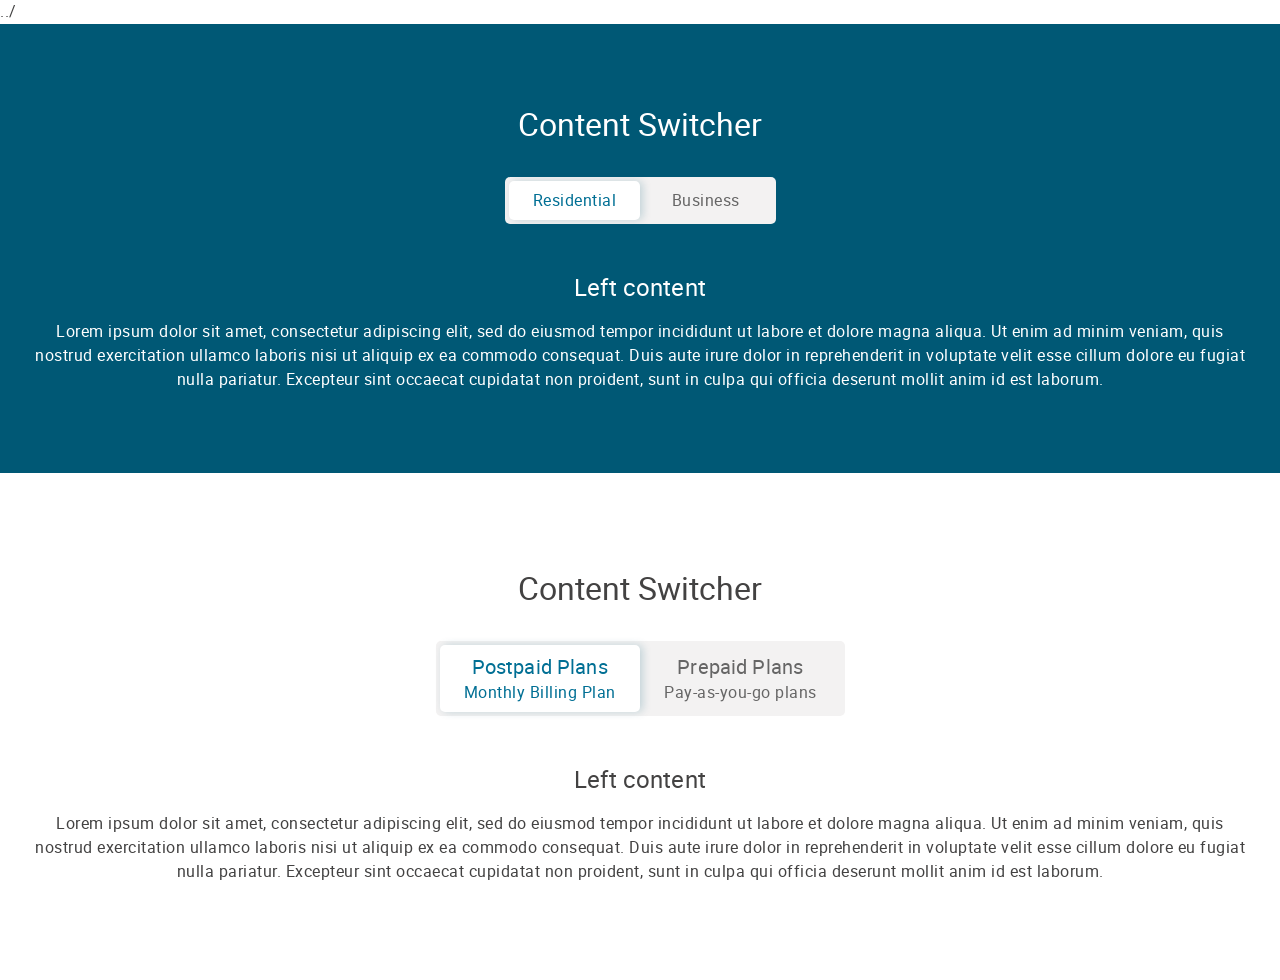
<file: demos/content-switcher/index.html>
../<!doctype html><html lang="en"><head><meta charset="UTF-8"/><meta http-equiv="X-UA-Compatible" content="IE=edge"/><meta name="viewport" content="width=device-width,initial-scale=1"/><link rel="stylesheet" href="../../assets/styles/main.css"/><link rel="icon" href="../../assets/images/favicon.ico"><title>Content Switcher</title></head><body><section class="bg--tertiary-base"><div class="container"><div class="row fs--text-center"><div class="col"><h2>Content Switcher</h2></div><div class="col"><div class="content-switcher"><input id="switch-left-1" name="switch-1" data-content-switcher="input-left" type="radio" checked="checked"/> <input id="switch-right-1" name="switch-1" data-content-switcher="input-right" type="radio"/><div class="content-switcher--pill"><label for="switch-left-1" data-content-switcher="label-right"><span class="p-1">Residential</span></label> <label for="switch-right-1" data-content-switcher="label-left"><span class="p-1">Business</span></label><div class="content-switcher--slider"></div></div><div data-content-switcher="content-left" class="content-switcher--content"><h3>Left content</h3><p>Lorem ipsum dolor sit amet, consectetur adipiscing elit, sed do eiusmod tempor incididunt ut labore et dolore magna aliqua. Ut enim ad minim veniam, quis nostrud exercitation ullamco laboris nisi ut aliquip ex ea commodo consequat. Duis aute irure dolor in reprehenderit in voluptate velit esse cillum dolore eu fugiat nulla pariatur. Excepteur sint occaecat cupidatat non proident, sunt in culpa qui officia deserunt mollit anim id est laborum.</p></div><div data-content-switcher="content-right" class="content-switcher--content"><h3>Right content</h3><p>nsectetur adipiscing elit, sed do eiusmod tempor incididunt ut labore et dolore magna aliqua. Ut enim ad minim veniam, quis nostrud exercitation ullamco laboris nisi ut aliquip ex ea commodo consequat. Duis aute irure dolor in reprehenderit in voluptate velit esse cillum dolore eu fugiat nulla pariatur. Excepteur sint occaecat cupidatat non proident, sunt in culpa qui officia deserunt mollit anim id est laborum.</p></div></div></div></div></div></section><section><div class="row fs--text-center"><div class="col"><h2>Content Switcher</h2></div><div class="col"><div class="content-switcher"><input id="switch-left-2" name="switch-2" data-content-switcher="input-left" type="radio" checked="checked"/> <input id="switch-right-2" name="switch-2" data-content-switcher="input-right" type="radio"/><div class="content-switcher--pill"><label for="switch-left-2" data-content-switcher="label-right"><span class="h-4">Postpaid Plans</span><br/><span class="p-1">Monthly Billing Plan</span></label> <label for="switch-right-2" data-content-switcher="label-left"><span class="h-4">Prepaid Plans</span><br/><span class="p-1">Pay-as-you-go plans</span></label><div class="content-switcher--slider"></div></div><div data-content-switcher="content-left" class="content-switcher--content"><h3>Left content</h3><p>Lorem ipsum dolor sit amet, consectetur adipiscing elit, sed do eiusmod tempor incididunt ut labore et dolore magna aliqua. Ut enim ad minim veniam, quis nostrud exercitation ullamco laboris nisi ut aliquip ex ea commodo consequat. Duis aute irure dolor in reprehenderit in voluptate velit esse cillum dolore eu fugiat nulla pariatur. Excepteur sint occaecat cupidatat non proident, sunt in culpa qui officia deserunt mollit anim id est laborum.</p></div><div data-content-switcher="content-right" class="content-switcher--content"><h3>Right content</h3><p>nsectetur adipiscing elit, sed do eiusmod tempor incididunt ut labore et dolore magna aliqua. Ut enim ad minim veniam, quis nostrud exercitation ullamco laboris nisi ut aliquip ex ea commodo consequat. Duis aute irure dolor in reprehenderit in voluptate velit esse cillum dolore eu fugiat nulla pariatur. Excepteur sint occaecat cupidatat non proident, sunt in culpa qui officia deserunt mollit anim id est laborum.</p></div></div></div></div></section></body></html>
</file>
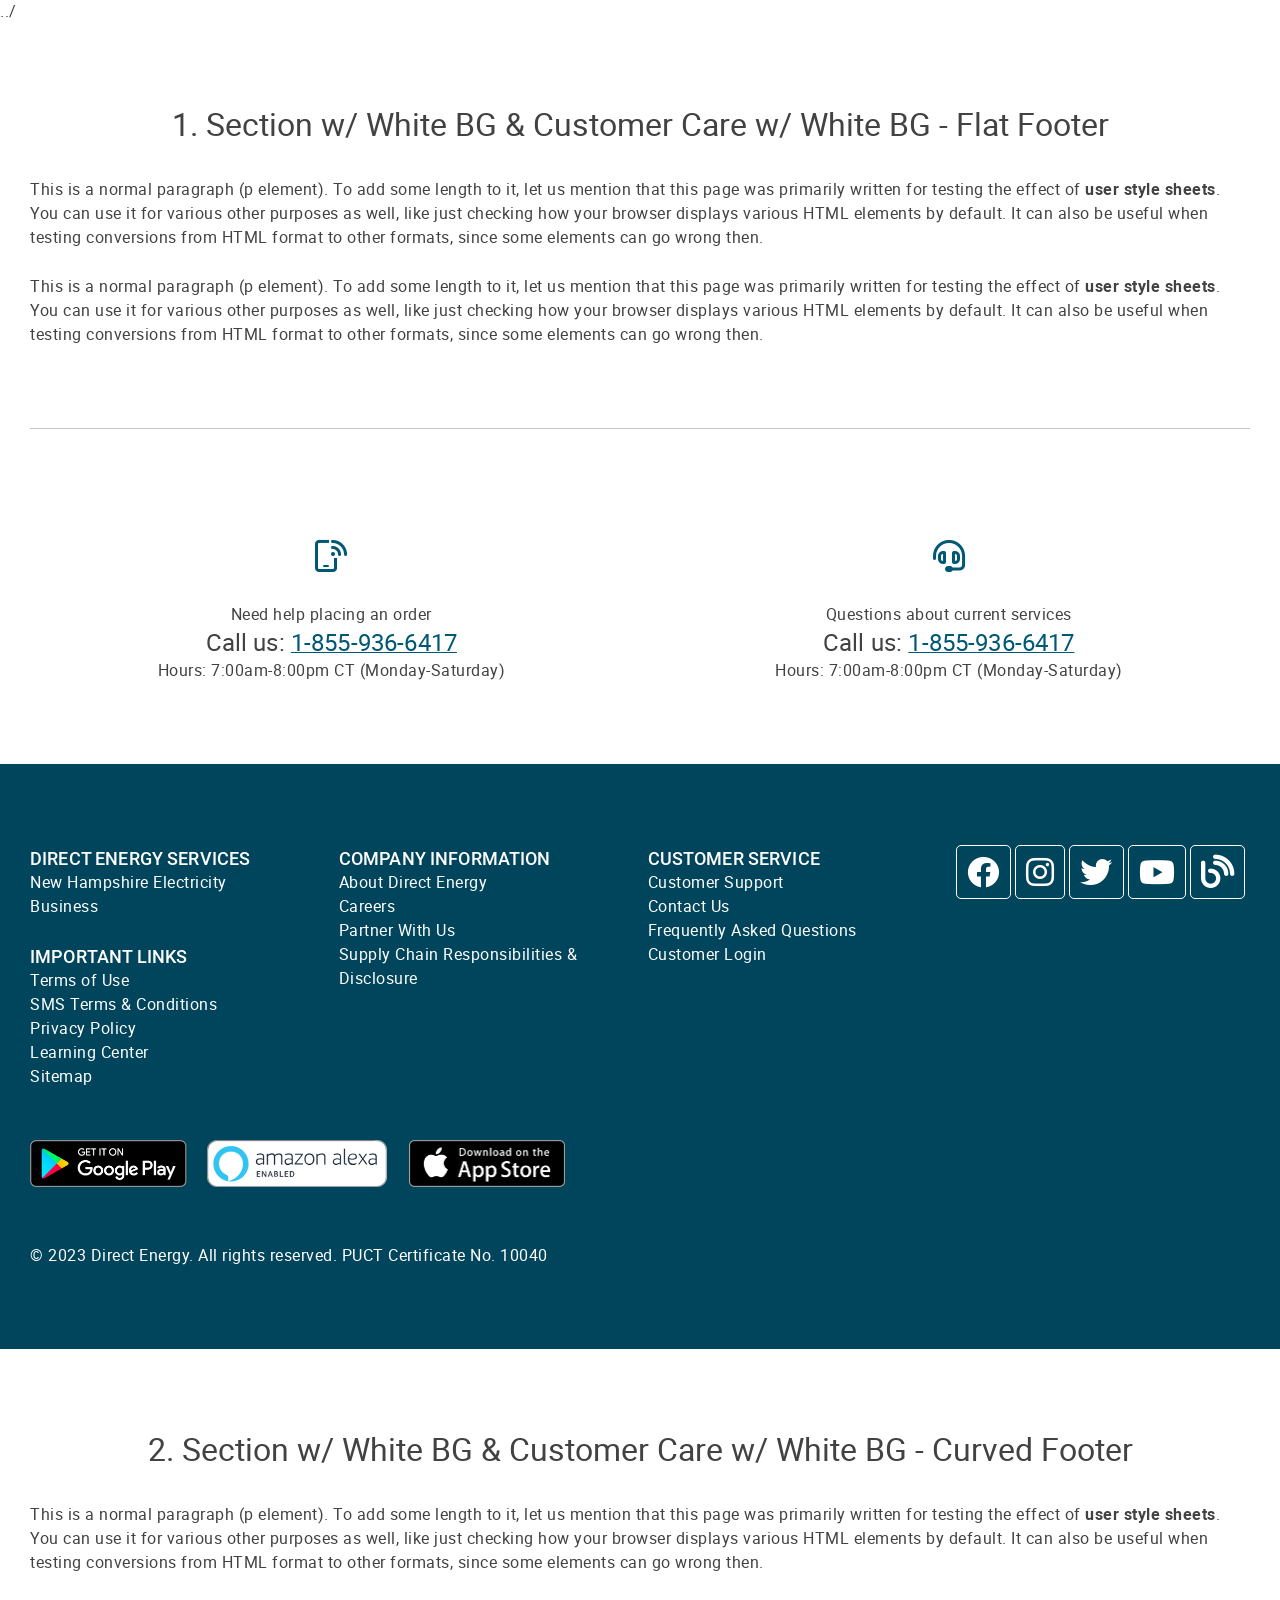
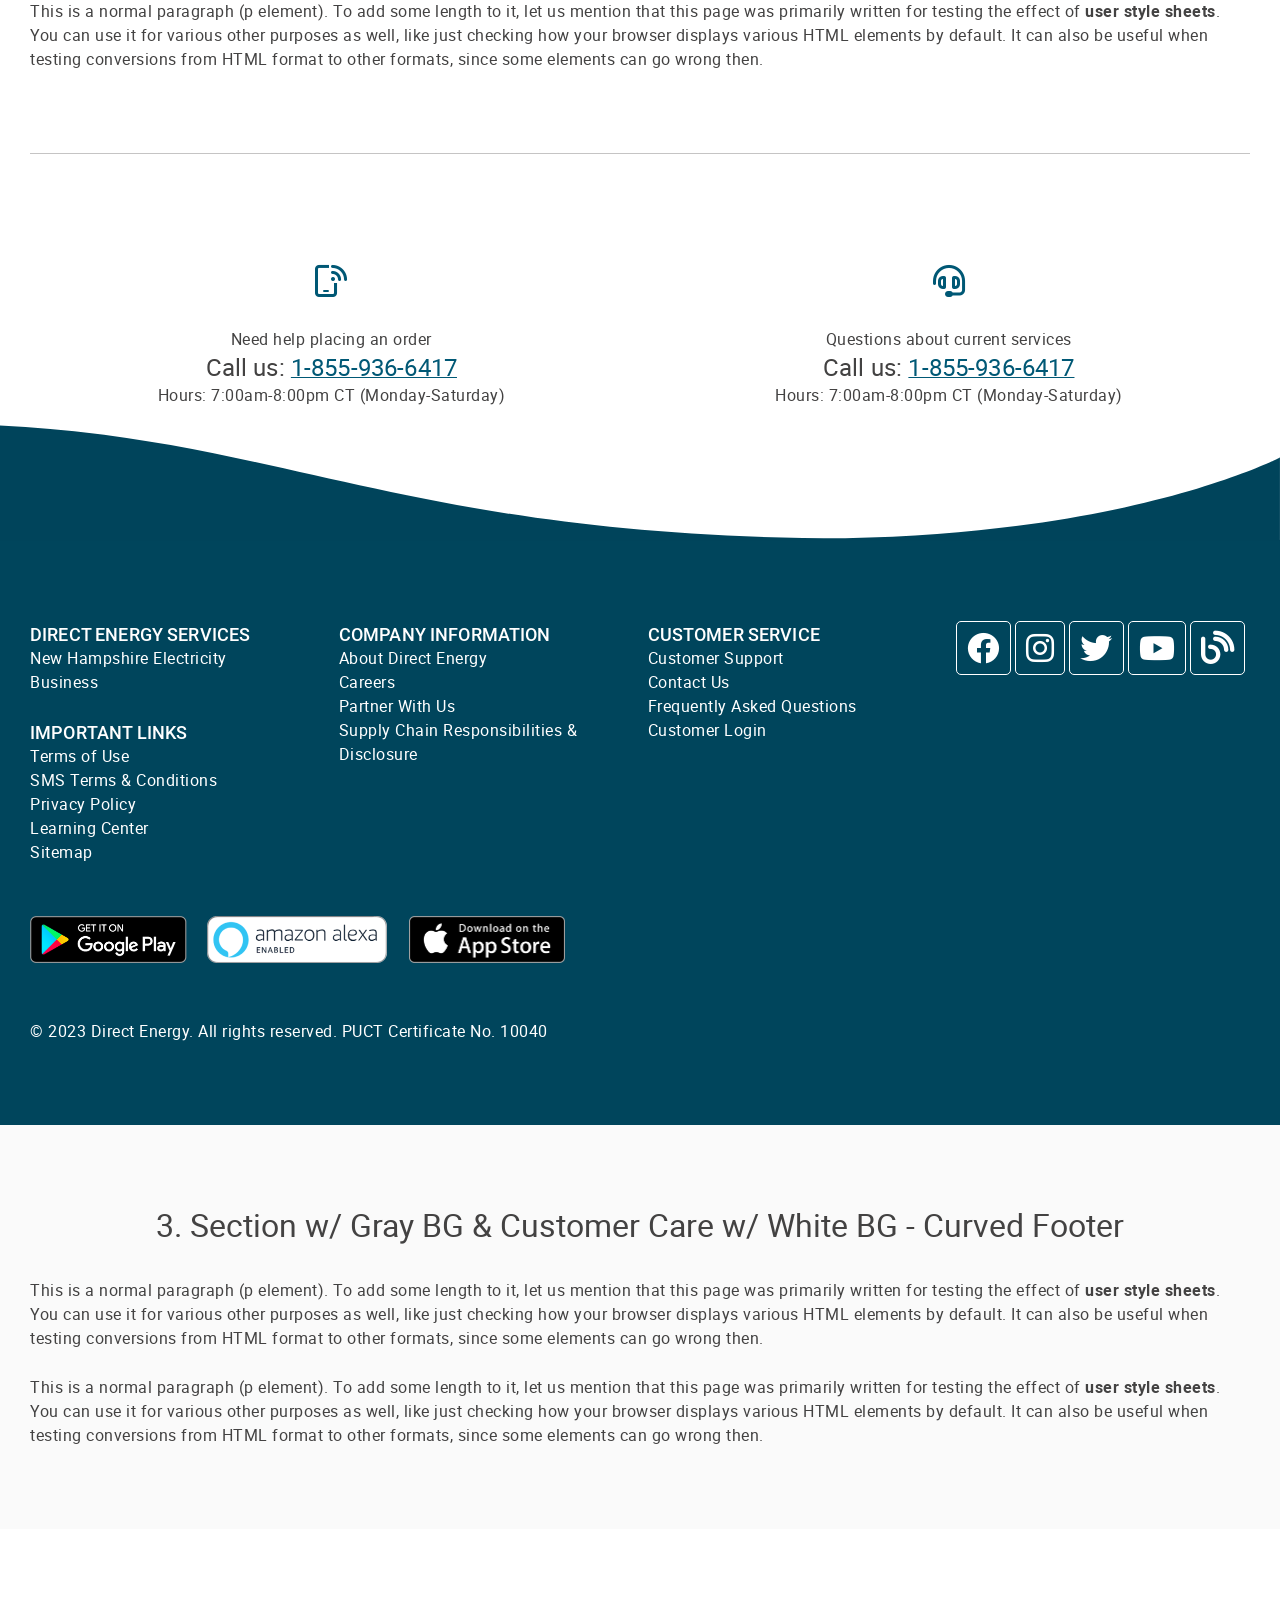
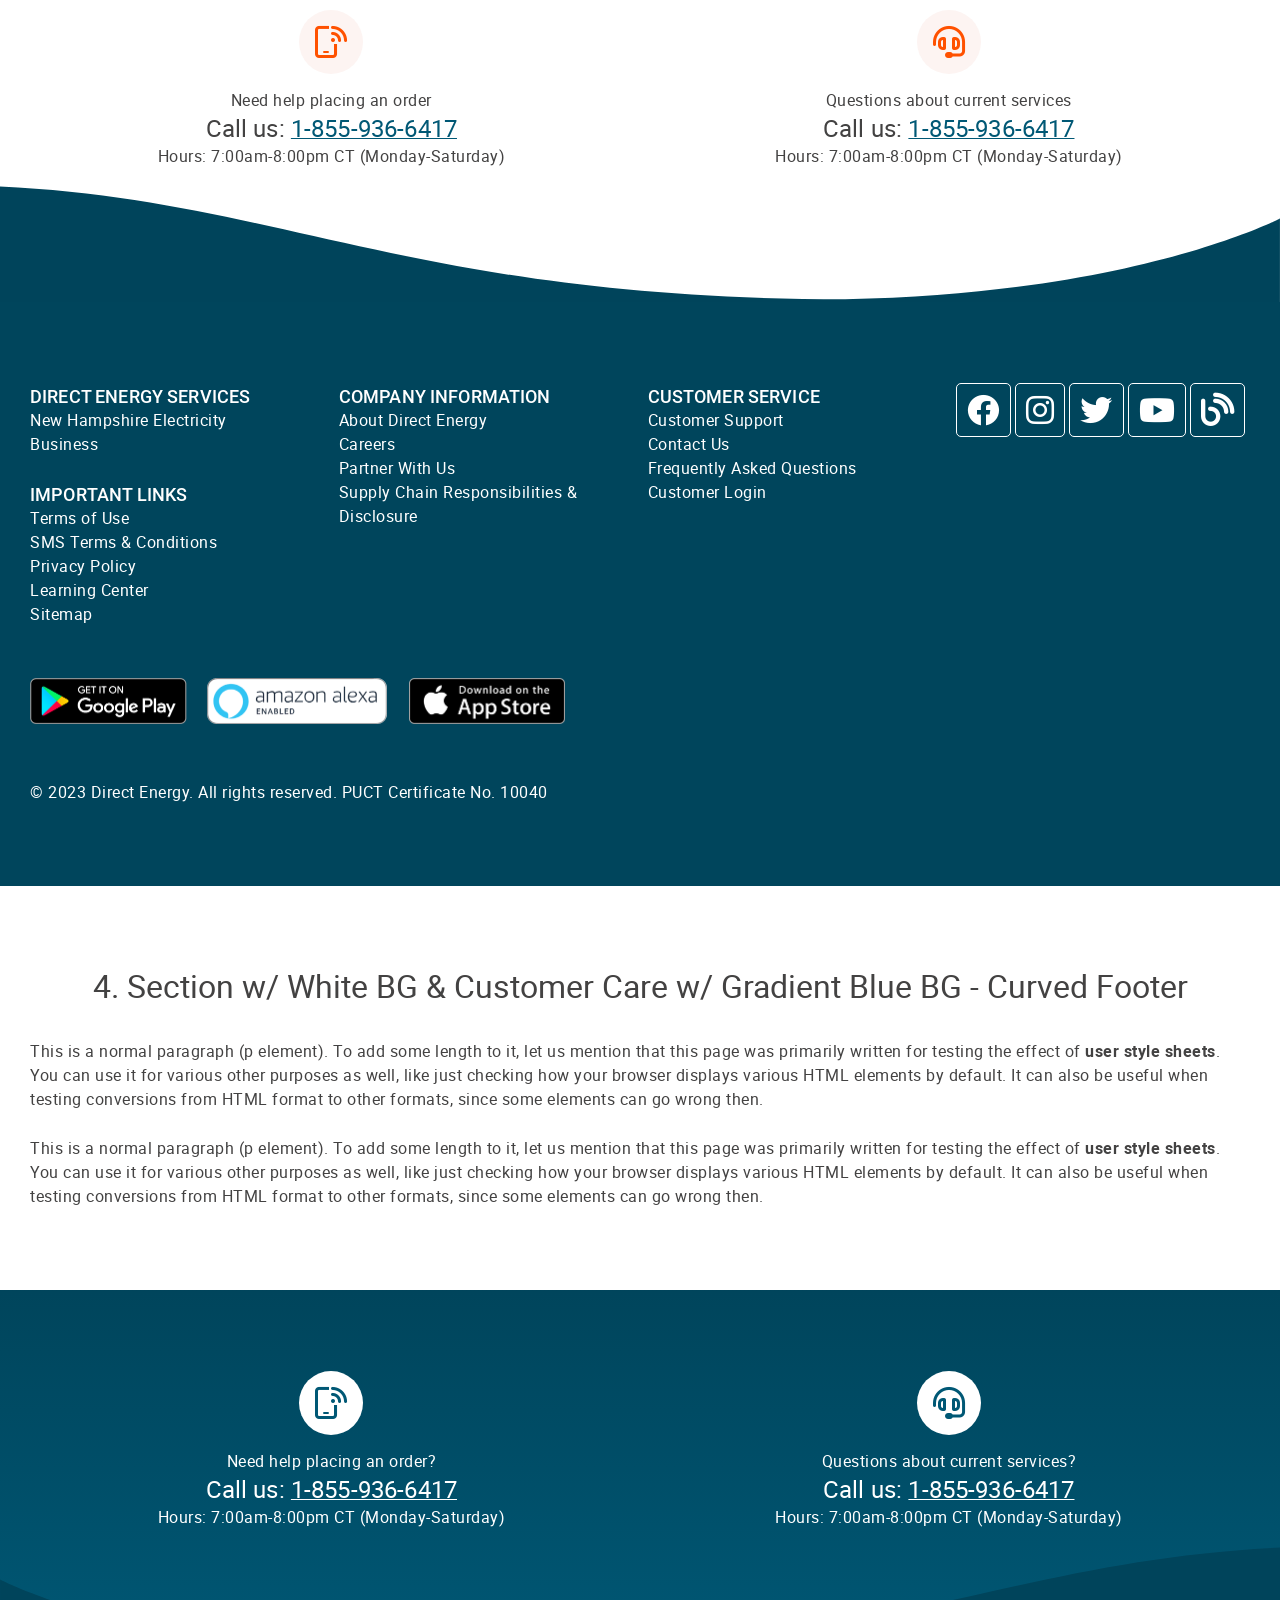
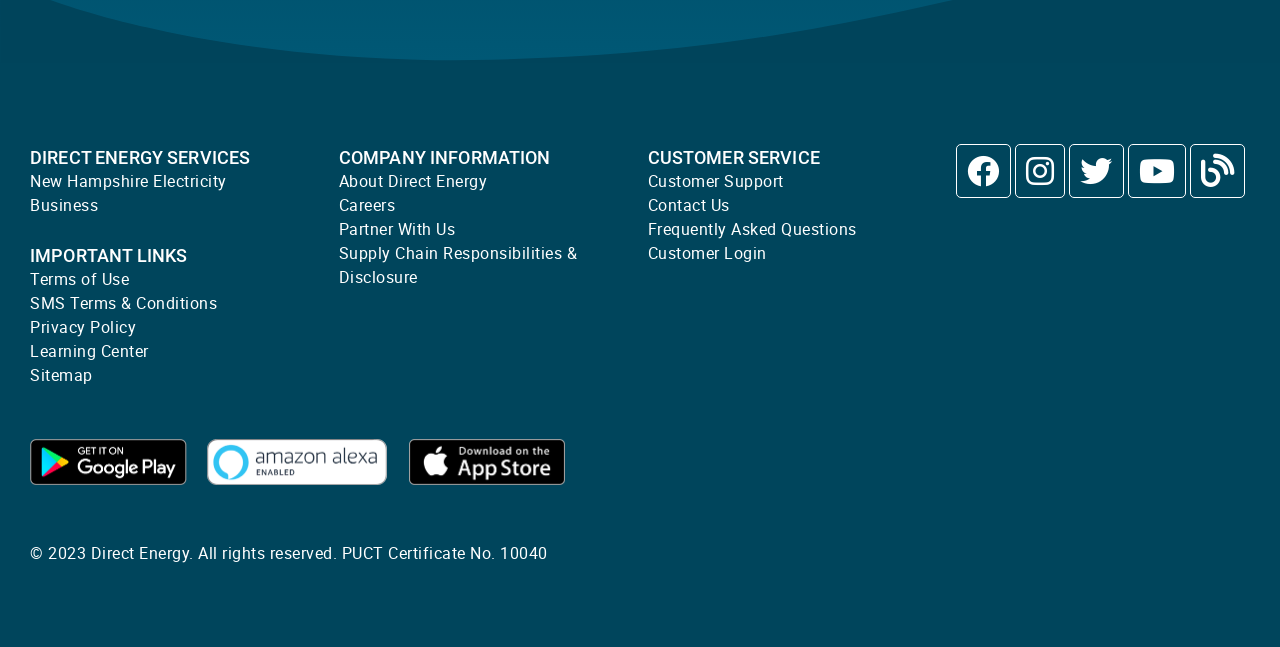
<file: demos/customer-care/index.html>
../<!doctype html><html lang="en" class="de-theme"><head><meta charset="UTF-8"/><meta http-equiv="X-UA-Compatible" content="IE=edge"/><meta name="viewport" content="width=device-width,initial-scale=1"/><title>customer care</title><link rel="stylesheet" href="../../assets/styles/main.css"/><link rel="stylesheet" href="../../assets/styles/custom-icons.css"/><link rel="stylesheet" href="../../assets/styles/fontawesome.css"/><link rel="stylesheet" href="../../assets/styles/regular.css"/><link rel="stylesheet" href="../../assets/styles/brands.css"/><link rel="icon" href="../../assets/images/favicon.ico"></head><body><section><div class="container"><div class="row"><div class="col"><h2 class="fs--text-center">1. Section w/ White BG & Customer Care w/ White BG - Flat Footer</h2></div><div class="col"><p>This is a normal paragraph (<code>p</code> element). To add some length to it, let us mention that this page was primarily written for testing the effect of <strong>user style sheets</strong>. You can use it for various other purposes as well, like just checking how your browser displays various HTML elements by default. It can also be useful when testing conversions from HTML format to other formats, since some elements can go wrong then.</p><p>This is a normal paragraph (<code>p</code> element). To add some length to it, let us mention that this page was primarily written for testing the effect of <strong>user style sheets</strong>. You can use it for various other purposes as well, like just checking how your browser displays various HTML elements by default. It can also be useful when testing conversions from HTML format to other formats, since some elements can go wrong then.</p></div></div></div></section><section class="customer-care"><div class="container"><div class="row fs--text-center grid-divider"><div class="col--md-4 col--lg-6"><i class="icon-lg fa-light clr--tertiary-base fa-mobile-signal-out bg--white-base mg-b--15"></i><p class="p-1 mg-b--0">Need help placing an order</p><h3 class="h-3 mg-b--0">Call us: <a href="tel:1-855-936-6417">1-855-936-6417</a></h3><p class="hours p-1 mg-b--0"><span>Hours: 7:00am-8:00pm CT</span> <span>(Monday-Saturday)</span></p></div><div class="col--md-4 col--lg-6"><i class="icon-lg fa-light clr--tertiary-base fa-headset bg--white-base mg-b--15"></i><p class="p-1 mg-b--0">Questions about current services</p><h3 class="h-3 mg-b--0">Call us: <a href="tel:1-855-936-6417">1-855-936-6417</a></h3><p class="hours p-1 mg-b--0"><span>Hours: 7:00am-8:00pm CT</span> <span>(Monday-Saturday)</span></p></div></div></div></section><section class="bg--tertiary-dark-2 footer"><div class="container"><div class="row"><div class="col--md-odd-3 col--lg-3"><span class="link-list--head">DIRECT ENERGY SERVICES</span><ul class="fs--link-list"><li><a href="#">New Hampshire Electricity</a></li><li><a href="#">Business</a></li></ul><span class="link-list--head">IMPORTANT LINKS</span><ul class="fs--link-list"><li></li><li><a href="#">Terms of Use</a></li><li><a href="#">SMS Terms &amp; Conditions</a></li><li></li><li><a href="#">Privacy Policy</a></li><li><a href="#">Learning Center</a></li><li><a href="#">Sitemap</a></li></ul></div><div class="col--md-odd-3 col--lg-3"><span class="link-list--head">COMPANY INFORMATION</span><ul class="fs--link-list"><li><a href="#">About Direct Energy</a></li><li><a href="#" target="_blank">Careers</a></li><li><a href="#">Partner With Us</a></li><li><a href="#" target="_blank">Supply Chain Responsibilities &amp; Disclosure</a></li></ul></div><div class="col--md-odd-3 col--lg-3"><span class="link-list--head">CUSTOMER SERVICE</span><ul class="fs--link-list"><li><a href="#">Customer Support</a></li><li><a href="#">Contact Us</a></li><li><a href="#">Frequently Asked Questions</a></li><li><a href="#">Customer Login</a></li></ul></div><div class="col--md-4 col--lg-3 mg-t--sm-20 mg-t--md-35"><span class="social"><ul class="fs--link-list"><li><a target="_blank" href="#" class="social-icon" title="Facebook"><i class="icon-lg fa-brands fa-facebook"></i></a></li><li><a target="_blank" href="#/" class="social-icon" title="Instagram" aria-hidden="true"><i class="icon-lg fa-brands fa-instagram"></i></a></li><li><a target="_blank" href="#" class="social-icon" title="Twitter"><i class="icon-lg fa-brands fa-twitter"></i></a></li><li><a target="_blank" href="#" class="social-icon" title="YouTube"><i class="icon-lg fa-brands fa-youtube"></i></a></li><li><a target="_blank" href="#" class="social-icon" title="Blog"><i class="icon-lg fa-solid fa-blog"></i></a></li></ul></span></div></div><div class="row"><div class="col mg-t--35 mg-b--35"><a href="#" title="Google Play Store" class="store-button" target="_blank"><img src="/assets/images/playstore-button.png"/> </a><a href="#" class="store-button" title="Amazon Alexa" target="_blank"><img src="/assets/images/alexa-button.png"/> </a><a href="#" class="store-button" title="Apple iOS AppStore" target="_blank"><img src="/assets/images/appstore-button.png"/></a></div><div class="col"><p>© 2023 Direct Energy. All rights reserved. PUCT Certificate No. 10040</p></div></div></div></section><section><div class="container"><div class="row"><div class="col"><h2 class="fs--text-center">2. Section w/ White BG & Customer Care w/ White BG - Curved Footer</h2></div><div class="col"><p>This is a normal paragraph (<code>p</code> element). To add some length to it, let us mention that this page was primarily written for testing the effect of <strong>user style sheets</strong>. You can use it for various other purposes as well, like just checking how your browser displays various HTML elements by default. It can also be useful when testing conversions from HTML format to other formats, since some elements can go wrong then.</p><p>This is a normal paragraph (<code>p</code> element). To add some length to it, let us mention that this page was primarily written for testing the effect of <strong>user style sheets</strong>. You can use it for various other purposes as well, like just checking how your browser displays various HTML elements by default. It can also be useful when testing conversions from HTML format to other formats, since some elements can go wrong then.</p></div></div></div></section><section class="bg-btm-curv-reverse bg-curv--tertiary-dark-1 customer-care"><div class="container"><div class="row fs--text-center grid-divider"><div class="col--md-4 col--lg-6"><i class="icon-lg fa-light clr--tertiary-base fa-mobile-signal-out bg--white-base mg-b--15"></i><p class="p-1 mg-b--0">Need help placing an order</p><h3 class="h-3 mg-b--0">Call us: <a href="tel:1-855-936-6417">1-855-936-6417</a></h3><p class="hours p-1 mg-b--0"><span>Hours: 7:00am-8:00pm CT</span> <span>(Monday-Saturday)</span></p></div><div class="col--md-4 col--lg-6"><i class="icon-lg fa-light clr--tertiary-base fa-headset bg--white-base mg-b--15"></i><p class="p-1 mg-b--0">Questions about current services</p><h3 class="h-3 mg-b--0">Call us: <a href="tel:1-855-936-6417">1-855-936-6417</a></h3><p class="hours p-1 mg-b--0"><span>Hours: 7:00am-8:00pm CT</span> <span>(Monday-Saturday)</span></p></div></div></div></section><section class="bg--tertiary-dark-2 footer"><div class="container"><div class="row"><div class="col--md-odd-3 col--lg-3"><span class="link-list--head">DIRECT ENERGY SERVICES</span><ul class="fs--link-list"><li><a href="#">New Hampshire Electricity</a></li><li><a href="#">Business</a></li></ul><span class="link-list--head">IMPORTANT LINKS</span><ul class="fs--link-list"><li></li><li><a href="#">Terms of Use</a></li><li><a href="#">SMS Terms &amp; Conditions</a></li><li></li><li><a href="#">Privacy Policy</a></li><li><a href="#">Learning Center</a></li><li><a href="#">Sitemap</a></li></ul></div><div class="col--md-odd-3 col--lg-3"><span class="link-list--head">COMPANY INFORMATION</span><ul class="fs--link-list"><li><a href="#">About Direct Energy</a></li><li><a href="#" target="_blank">Careers</a></li><li><a href="#">Partner With Us</a></li><li><a href="#" target="_blank">Supply Chain Responsibilities &amp; Disclosure</a></li></ul></div><div class="col--md-odd-3 col--lg-3"><span class="link-list--head">CUSTOMER SERVICE</span><ul class="fs--link-list"><li><a href="#">Customer Support</a></li><li><a href="#">Contact Us</a></li><li><a href="#">Frequently Asked Questions</a></li><li><a href="#">Customer Login</a></li></ul></div><div class="col--md-4 col--lg-3 mg-t--sm-20 mg-t--md-35"><span class="social"><ul class="fs--link-list"><li><a target="_blank" href="#" class="social-icon" title="Facebook"><i class="icon-lg fa-brands fa-facebook"></i></a></li><li><a target="_blank" href="#/" class="social-icon" title="Instagram" aria-hidden="true"><i class="icon-lg fa-brands fa-instagram"></i></a></li><li><a target="_blank" href="#" class="social-icon" title="Twitter"><i class="icon-lg fa-brands fa-twitter"></i></a></li><li><a target="_blank" href="#" class="social-icon" title="YouTube"><i class="icon-lg fa-brands fa-youtube"></i></a></li><li><a target="_blank" href="#" class="social-icon" title="Blog"><i class="icon-lg fa-solid fa-blog"></i></a></li></ul></span></div></div><div class="row"><div class="col mg-t--35 mg-b--35"><a href="#" title="Google Play Store" class="store-button" target="_blank"><img src="/assets/images/playstore-button.png"/> </a><a href="#" class="store-button" title="Amazon Alexa" target="_blank"><img src="/assets/images/alexa-button.png"/> </a><a href="#" class="store-button" title="Apple iOS AppStore" target="_blank"><img src="/assets/images/appstore-button.png"/></a></div><div class="col"><p>© 2023 Direct Energy. All rights reserved. PUCT Certificate No. 10040</p></div></div></div></section><section class="bg--secondary-light-1"><div class="container"><div class="row"><div class="col"><h2 class="fs--text-center">3. Section w/ Gray BG & Customer Care w/ White BG - Curved Footer</h2></div><div class="col"><p>This is a normal paragraph (<code>p</code> element). To add some length to it, let us mention that this page was primarily written for testing the effect of <strong>user style sheets</strong>. You can use it for various other purposes as well, like just checking how your browser displays various HTML elements by default. It can also be useful when testing conversions from HTML format to other formats, since some elements can go wrong then.</p><p>This is a normal paragraph (<code>p</code> element). To add some length to it, let us mention that this page was primarily written for testing the effect of <strong>user style sheets</strong>. You can use it for various other purposes as well, like just checking how your browser displays various HTML elements by default. It can also be useful when testing conversions from HTML format to other formats, since some elements can go wrong then.</p></div></div></div></section><section class="bg-btm-curv-reverse bg-curv--tertiary-dark-1 customer-care"><div class="container"><div class="row fs--text-center grid-divider"><div class="col--md-4 col--lg-6"><i class="icon-lg fa-light fa-mobile-signal-out bg--primary-light-1 mg-b--15"></i><p class="p-1 mg-b--0">Need help placing an order</p><h3 class="h-3 mg-b--0">Call us: <a href="tel:1-855-936-6417">1-855-936-6417</a></h3><p class="hours p-1 mg-b--0"><span>Hours: 7:00am-8:00pm CT</span> <span>(Monday-Saturday)</span></p></div><div class="col--md-4 col--lg-6"><i class="icon-lg fa-light fa-headset bg--primary-light-1 mg-b--15"></i><p class="p-1 mg-b--0">Questions about current services</p><h3 class="h-3 mg-b--0">Call us: <a href="tel:1-855-936-6417">1-855-936-6417</a></h3><p class="hours p-1 mg-b--0"><span>Hours: 7:00am-8:00pm CT</span> <span>(Monday-Saturday)</span></p></div></div></div></section><section class="bg--tertiary-dark-2 footer"><div class="container"><div class="row"><div class="col--md-odd-3 col--lg-3"><span class="link-list--head">DIRECT ENERGY SERVICES</span><ul class="fs--link-list"><li><a href="#">New Hampshire Electricity</a></li><li><a href="#">Business</a></li></ul><span class="link-list--head">IMPORTANT LINKS</span><ul class="fs--link-list"><li></li><li><a href="#">Terms of Use</a></li><li><a href="#">SMS Terms &amp; Conditions</a></li><li></li><li><a href="#">Privacy Policy</a></li><li><a href="#">Learning Center</a></li><li><a href="#">Sitemap</a></li></ul></div><div class="col--md-odd-3 col--lg-3"><span class="link-list--head">COMPANY INFORMATION</span><ul class="fs--link-list"><li><a href="#">About Direct Energy</a></li><li><a href="#" target="_blank">Careers</a></li><li><a href="#">Partner With Us</a></li><li><a href="#" target="_blank">Supply Chain Responsibilities &amp; Disclosure</a></li></ul></div><div class="col--md-odd-3 col--lg-3"><span class="link-list--head">CUSTOMER SERVICE</span><ul class="fs--link-list"><li><a href="#">Customer Support</a></li><li><a href="#">Contact Us</a></li><li><a href="#">Frequently Asked Questions</a></li><li><a href="#">Customer Login</a></li></ul></div><div class="col--md-4 col--lg-3 mg-t--sm-20 mg-t--md-35"><span class="social"><ul class="fs--link-list"><li><a target="_blank" href="#" class="social-icon" title="Facebook"><i class="icon-lg fa-brands fa-facebook"></i></a></li><li><a target="_blank" href="#/" class="social-icon" title="Instagram" aria-hidden="true"><i class="icon-lg fa-brands fa-instagram"></i></a></li><li><a target="_blank" href="#" class="social-icon" title="Twitter"><i class="icon-lg fa-brands fa-twitter"></i></a></li><li><a target="_blank" href="#" class="social-icon" title="YouTube"><i class="icon-lg fa-brands fa-youtube"></i></a></li><li><a target="_blank" href="#" class="social-icon" title="Blog"><i class="icon-lg fa-solid fa-blog"></i></a></li></ul></span></div></div><div class="row"><div class="col mg-t--35 mg-b--35"><a href="#" title="Google Play Store" class="store-button" target="_blank"><img src="/assets/images/playstore-button.png"/> </a><a href="#" class="store-button" title="Amazon Alexa" target="_blank"><img src="/assets/images/alexa-button.png"/> </a><a href="#" class="store-button" title="Apple iOS AppStore" target="_blank"><img src="/assets/images/appstore-button.png"/></a></div><div class="col"><p>© 2023 Direct Energy. All rights reserved. PUCT Certificate No. 10040</p></div></div></div></section><section><div class="container"><div class="row"><div class="col"><h2 class="fs--text-center">4. Section w/ White BG & Customer Care w/ Gradient Blue BG - Curved Footer</h2></div><div class="col"><p>This is a normal paragraph (<code>p</code> element). To add some length to it, let us mention that this page was primarily written for testing the effect of <strong>user style sheets</strong>. You can use it for various other purposes as well, like just checking how your browser displays various HTML elements by default. It can also be useful when testing conversions from HTML format to other formats, since some elements can go wrong then.</p><p>This is a normal paragraph (<code>p</code> element). To add some length to it, let us mention that this page was primarily written for testing the effect of <strong>user style sheets</strong>. You can use it for various other purposes as well, like just checking how your browser displays various HTML elements by default. It can also be useful when testing conversions from HTML format to other formats, since some elements can go wrong then.</p></div></div></div></section><section class="bg--tertiary-base--grad-1 bg-btm-curv bg-curv--tertiary-dark-1 customer-care"><div class="container"><div class="row fs--text-center grid-divider-dashed"><div class="col--md-4 col--lg-6"><i class="icon-lg fa-light fa-mobile-signal-out clr--tertiary-base bg--white-base mg-b--15"></i><p class="p-1 mg-b--0">Need help placing an order?</p><h3 class="h-3 mg-b--0">Call us: <a href="tel:1-855-936-6417">1-855-936-6417</a></h3><p class="hours p-1 mg-b--0"><span>Hours: 7:00am-8:00pm CT</span> <span>(Monday-Saturday)</span></p></div><div class="col--md-4 col--lg-6"><i class="icon-lg fa-light fa-headset clr--tertiary-base bg--white-base mg-b--15"></i><p class="p-1 mg-b--0">Questions about current services?</p><h3 class="h-3 mg-b--0">Call us: <a href="tel:1-855-936-6417">1-855-936-6417</a></h3><p class="hours p-1 mg-b--0"><span>Hours: 7:00am-8:00pm CT</span> <span>(Monday-Saturday)</span></p></div></div></div></section><section class="bg--tertiary-dark-2 footer"><div class="container"><div class="row"><div class="col--md-odd-3 col--lg-3"><span class="link-list--head">DIRECT ENERGY SERVICES</span><ul class="fs--link-list"><li><a href="#">New Hampshire Electricity</a></li><li><a href="#">Business</a></li></ul><span class="link-list--head">IMPORTANT LINKS</span><ul class="fs--link-list"><li></li><li><a href="#">Terms of Use</a></li><li><a href="#">SMS Terms &amp; Conditions</a></li><li></li><li><a href="#">Privacy Policy</a></li><li><a href="#">Learning Center</a></li><li><a href="#">Sitemap</a></li></ul></div><div class="col--md-odd-3 col--lg-3"><span class="link-list--head">COMPANY INFORMATION</span><ul class="fs--link-list"><li><a href="#">About Direct Energy</a></li><li><a href="#" target="_blank">Careers</a></li><li><a href="#">Partner With Us</a></li><li><a href="#" target="_blank">Supply Chain Responsibilities &amp; Disclosure</a></li></ul></div><div class="col--md-odd-3 col--lg-3"><span class="link-list--head">CUSTOMER SERVICE</span><ul class="fs--link-list"><li><a href="#">Customer Support</a></li><li><a href="#">Contact Us</a></li><li><a href="#">Frequently Asked Questions</a></li><li><a href="#">Customer Login</a></li></ul></div><div class="col--md-4 col--lg-3 mg-t--sm-20 mg-t--md-35"><span class="social"><ul class="fs--link-list"><li><a target="_blank" href="#" class="social-icon" title="Facebook"><i class="icon-lg fa-brands fa-facebook"></i></a></li><li><a target="_blank" href="#/" class="social-icon" title="Instagram" aria-hidden="true"><i class="icon-lg fa-brands fa-instagram"></i></a></li><li><a target="_blank" href="#" class="social-icon" title="Twitter"><i class="icon-lg fa-brands fa-twitter"></i></a></li><li><a target="_blank" href="#" class="social-icon" title="YouTube"><i class="icon-lg fa-brands fa-youtube"></i></a></li><li><a target="_blank" href="#" class="social-icon" title="Blog"><i class="icon-lg fa-solid fa-blog"></i></a></li></ul></span></div></div><div class="row"><div class="col mg-t--35 mg-b--35"><a href="#" title="Google Play Store" class="store-button" target="_blank"><img src="/assets/images/playstore-button.png"/> </a><a href="#" class="store-button" title="Amazon Alexa" target="_blank"><img src="/assets/images/alexa-button.png"/> </a><a href="#" class="store-button" title="Apple iOS AppStore" target="_blank"><img src="/assets/images/appstore-button.png"/></a></div><div class="col"><p>© 2023 Direct Energy. All rights reserved. PUCT Certificate No. 10040</p></div></div></div></section></body></html>
</file>
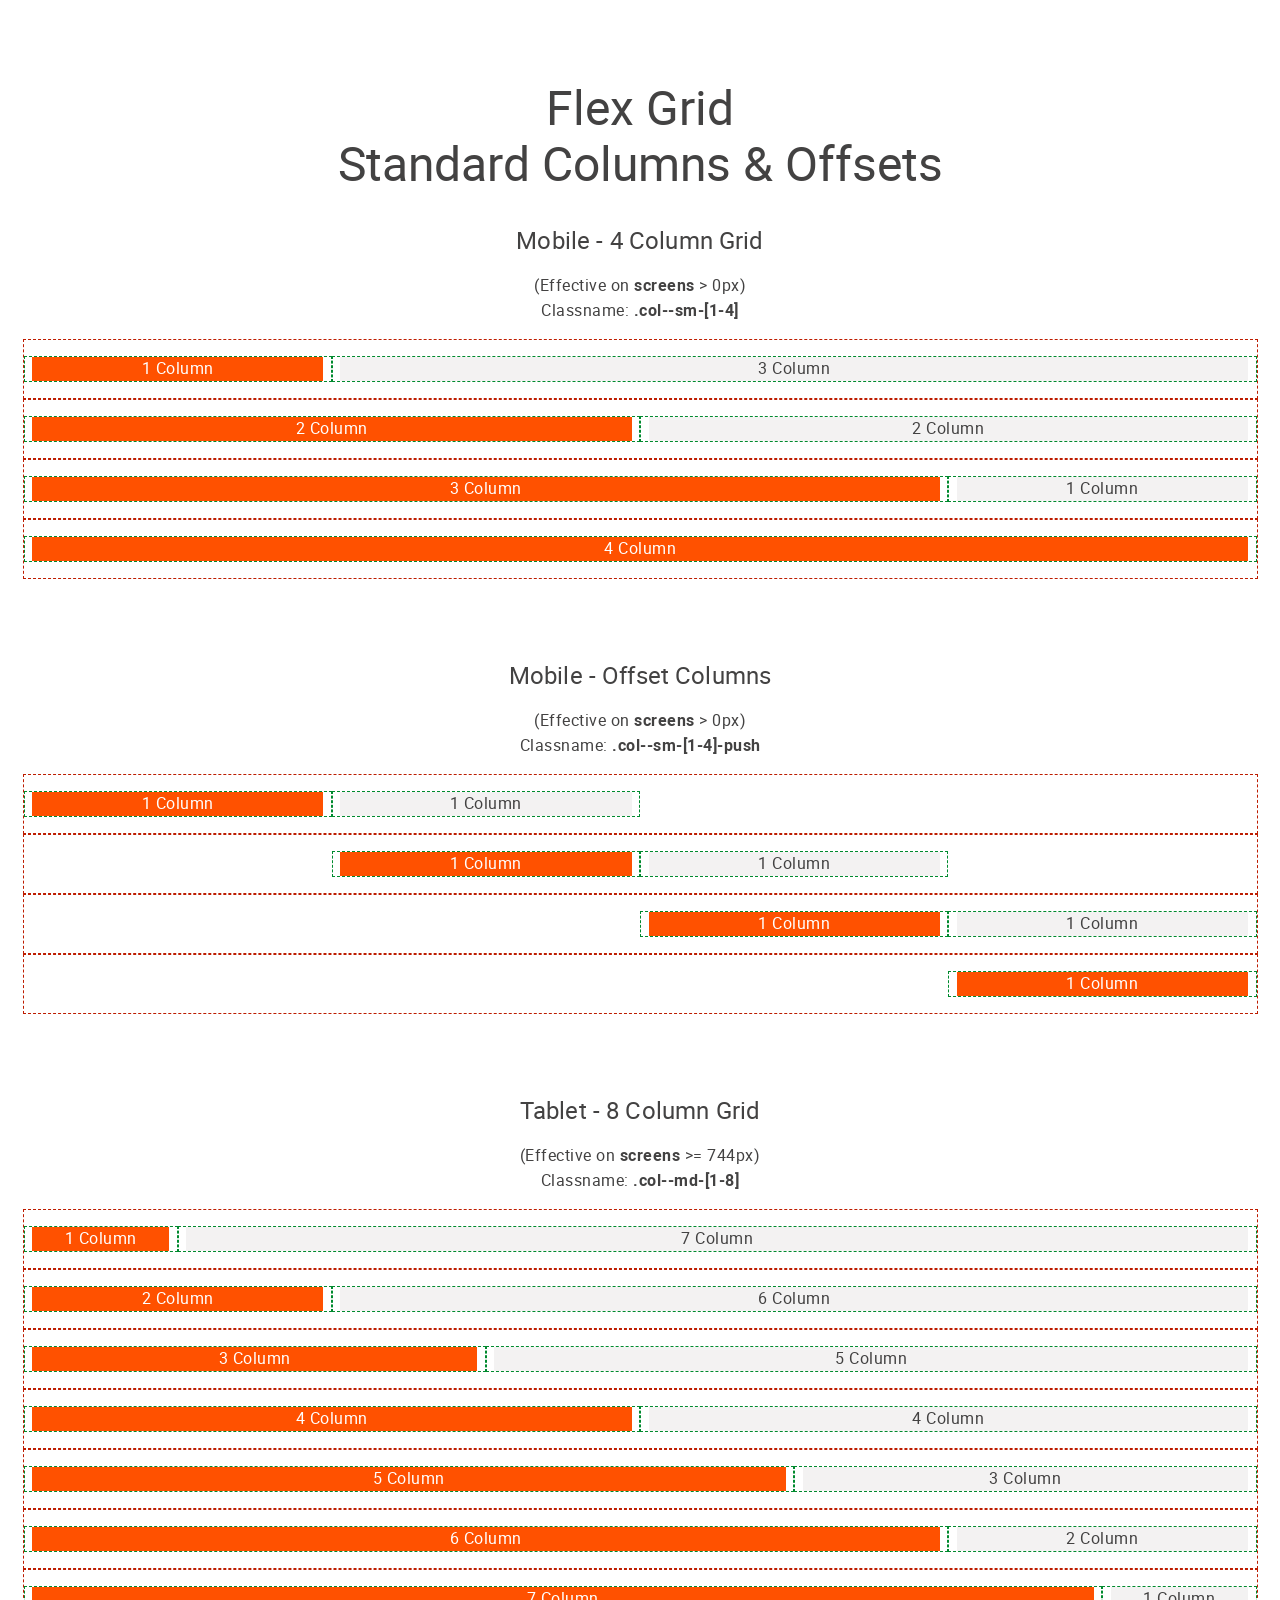
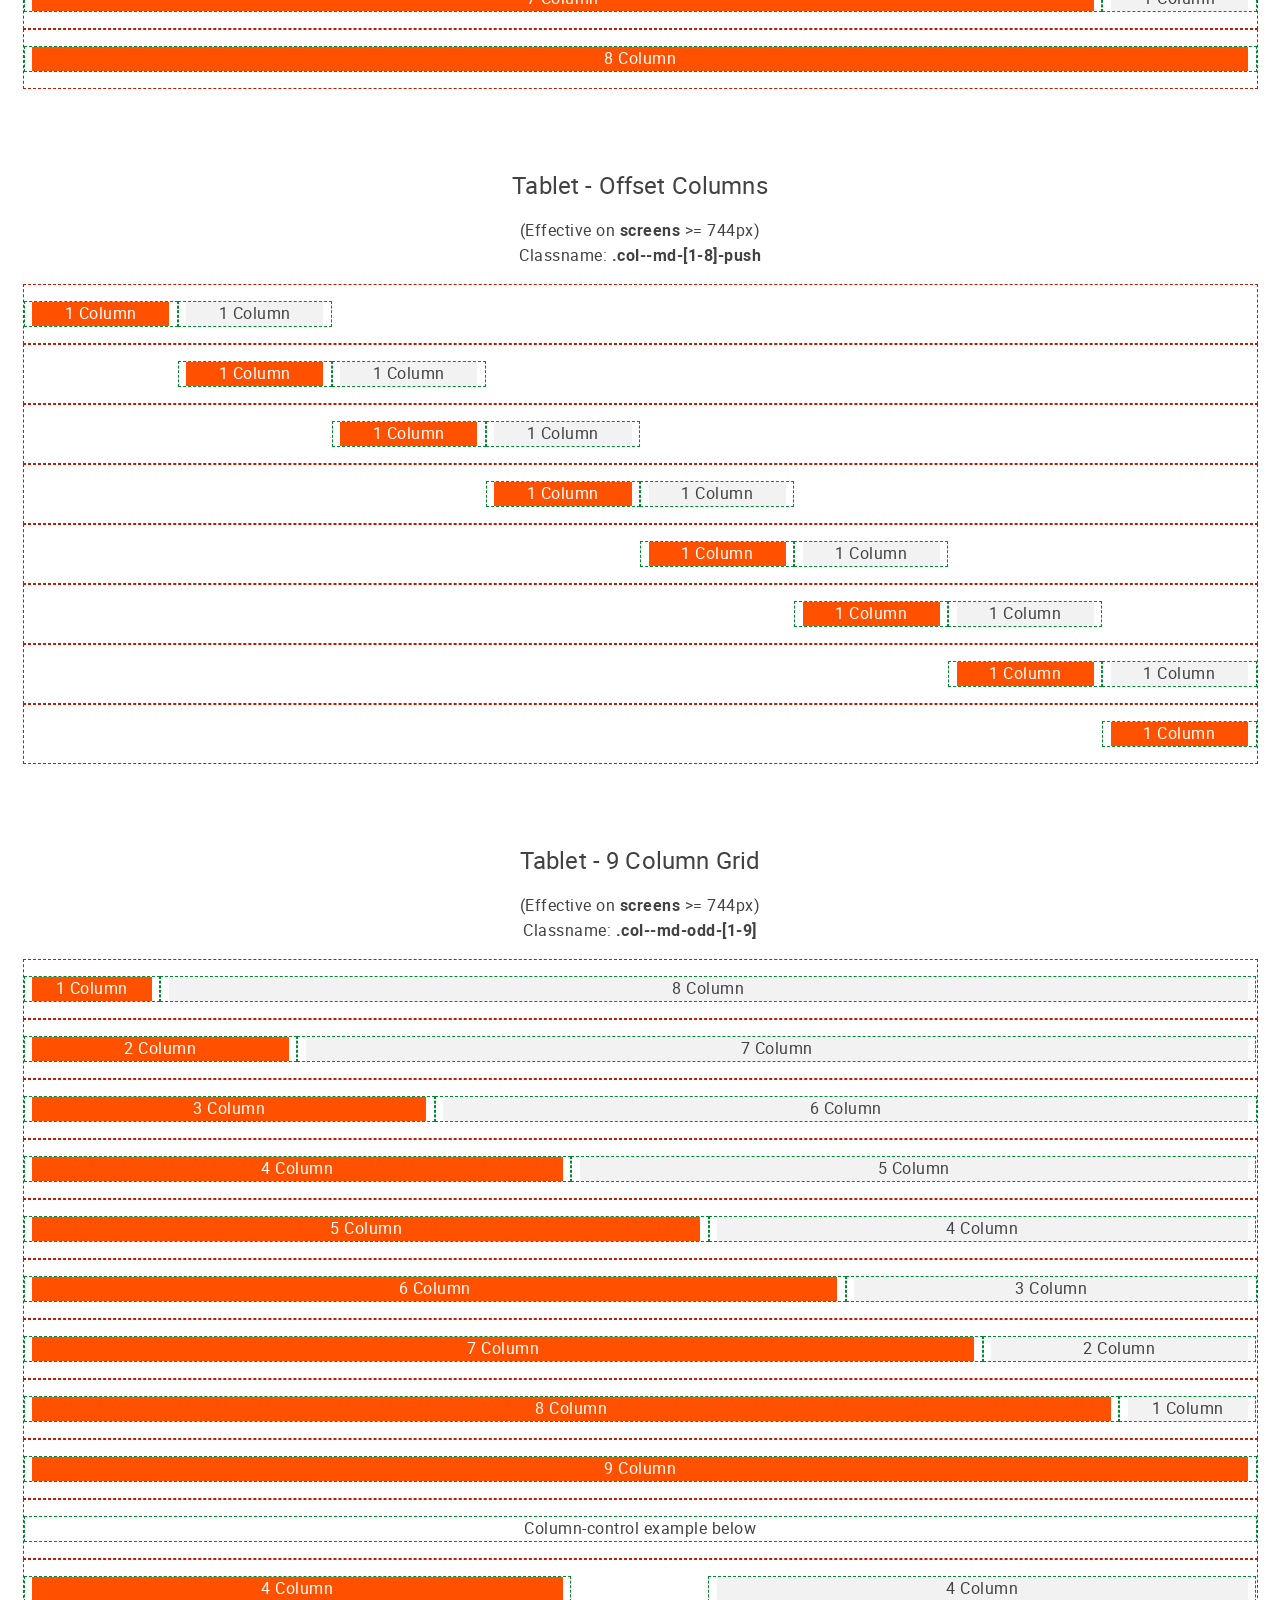
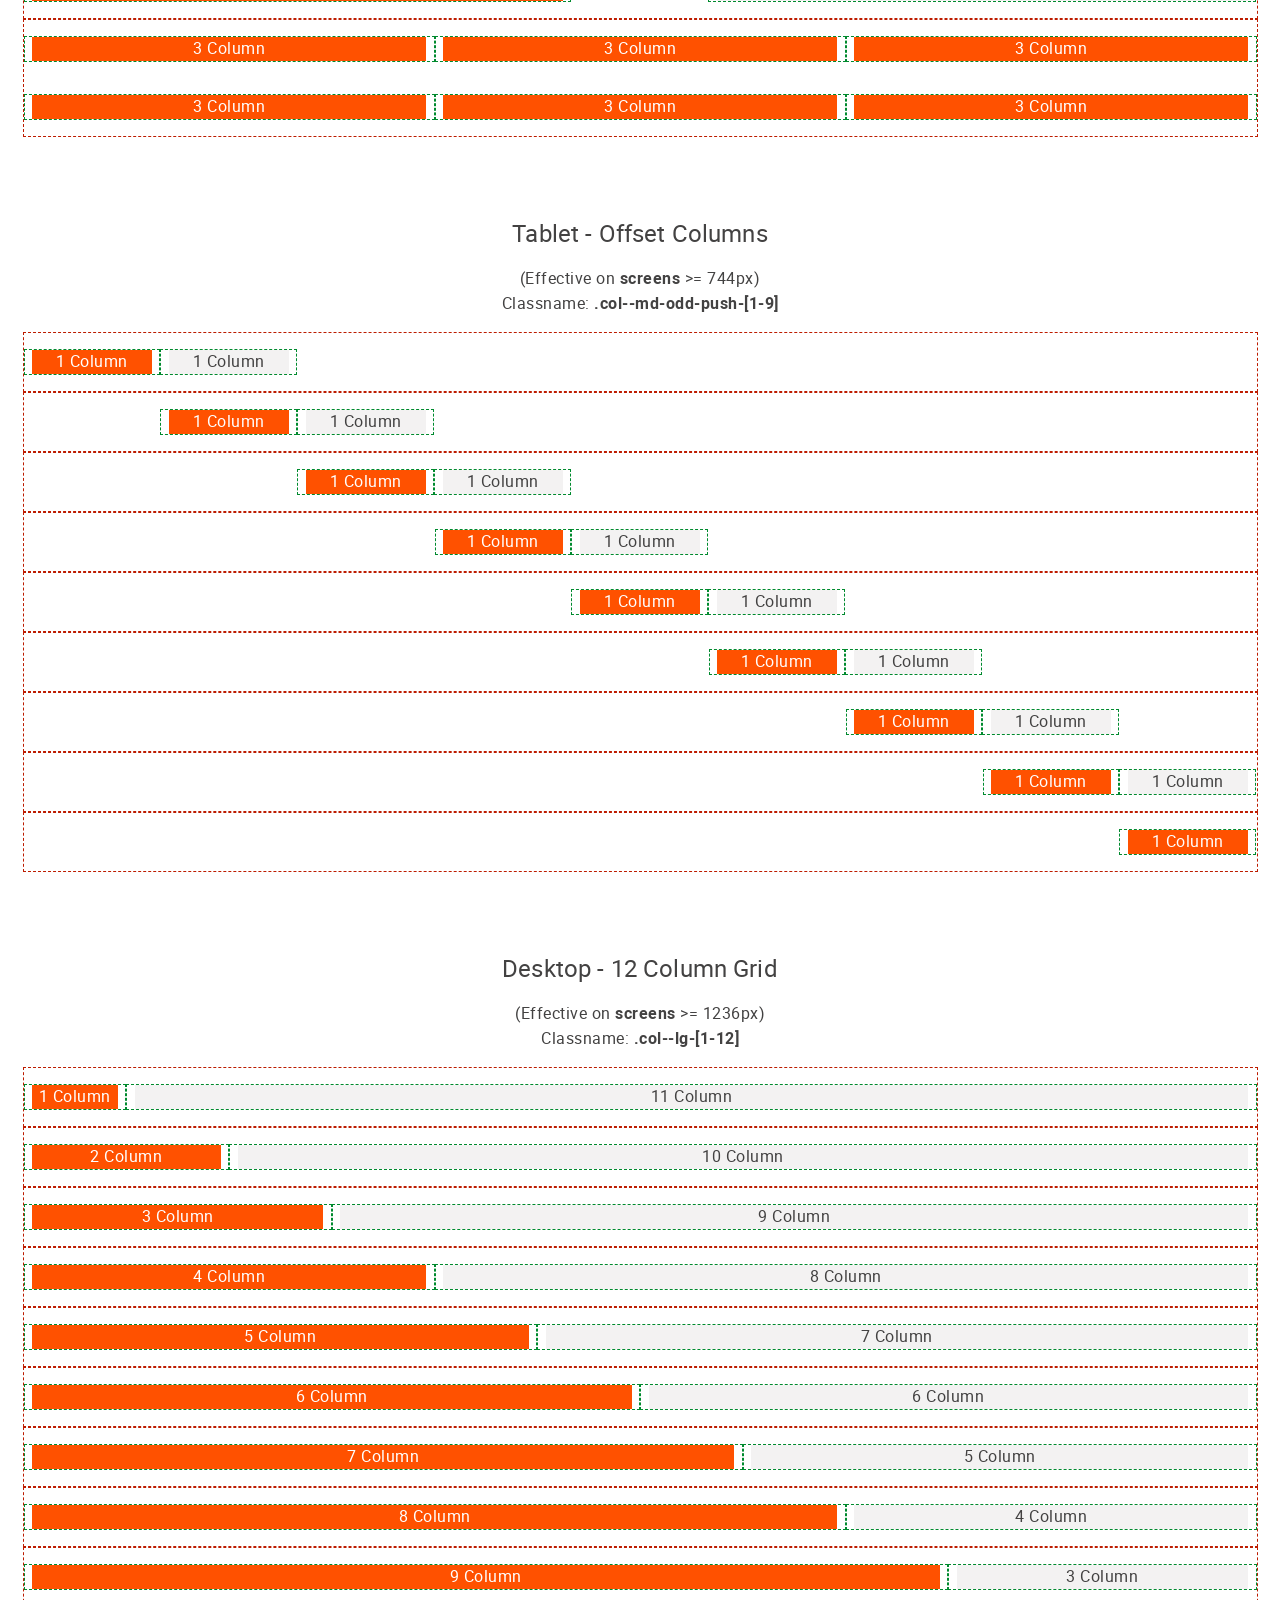
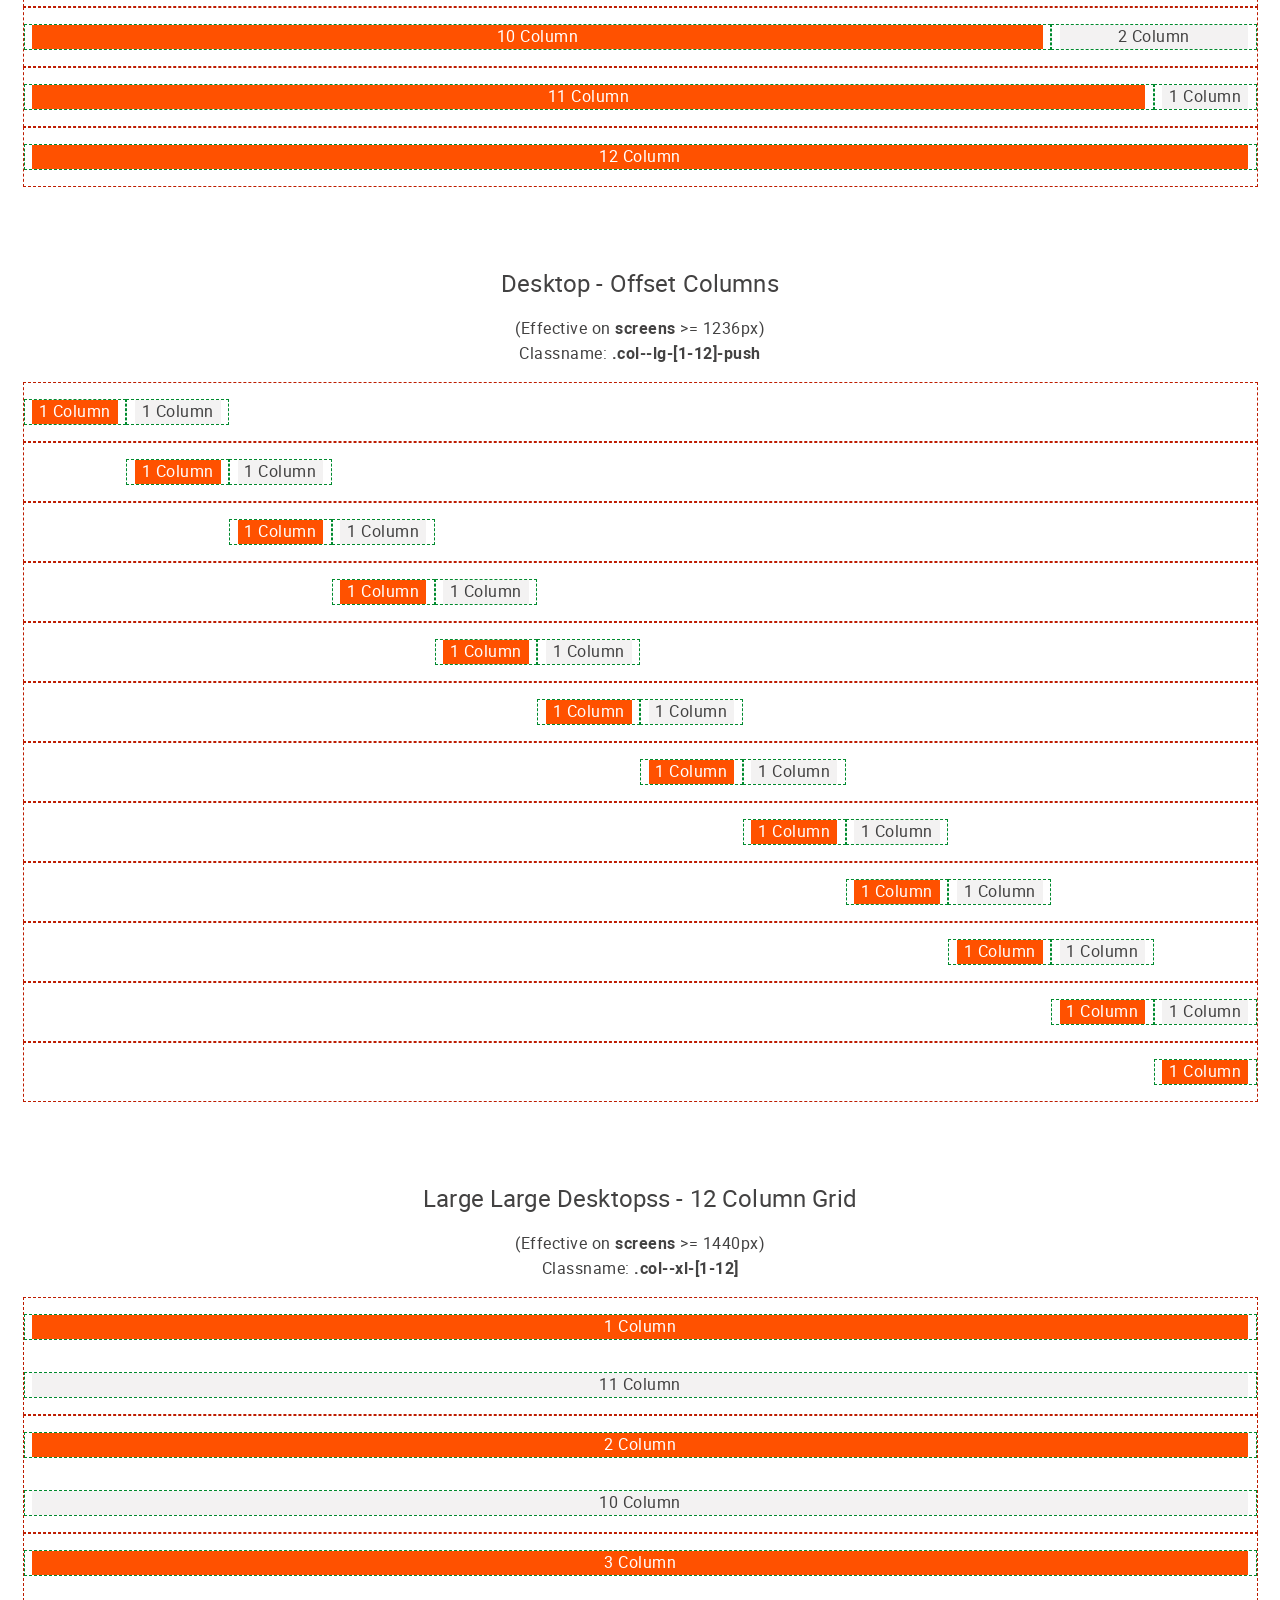
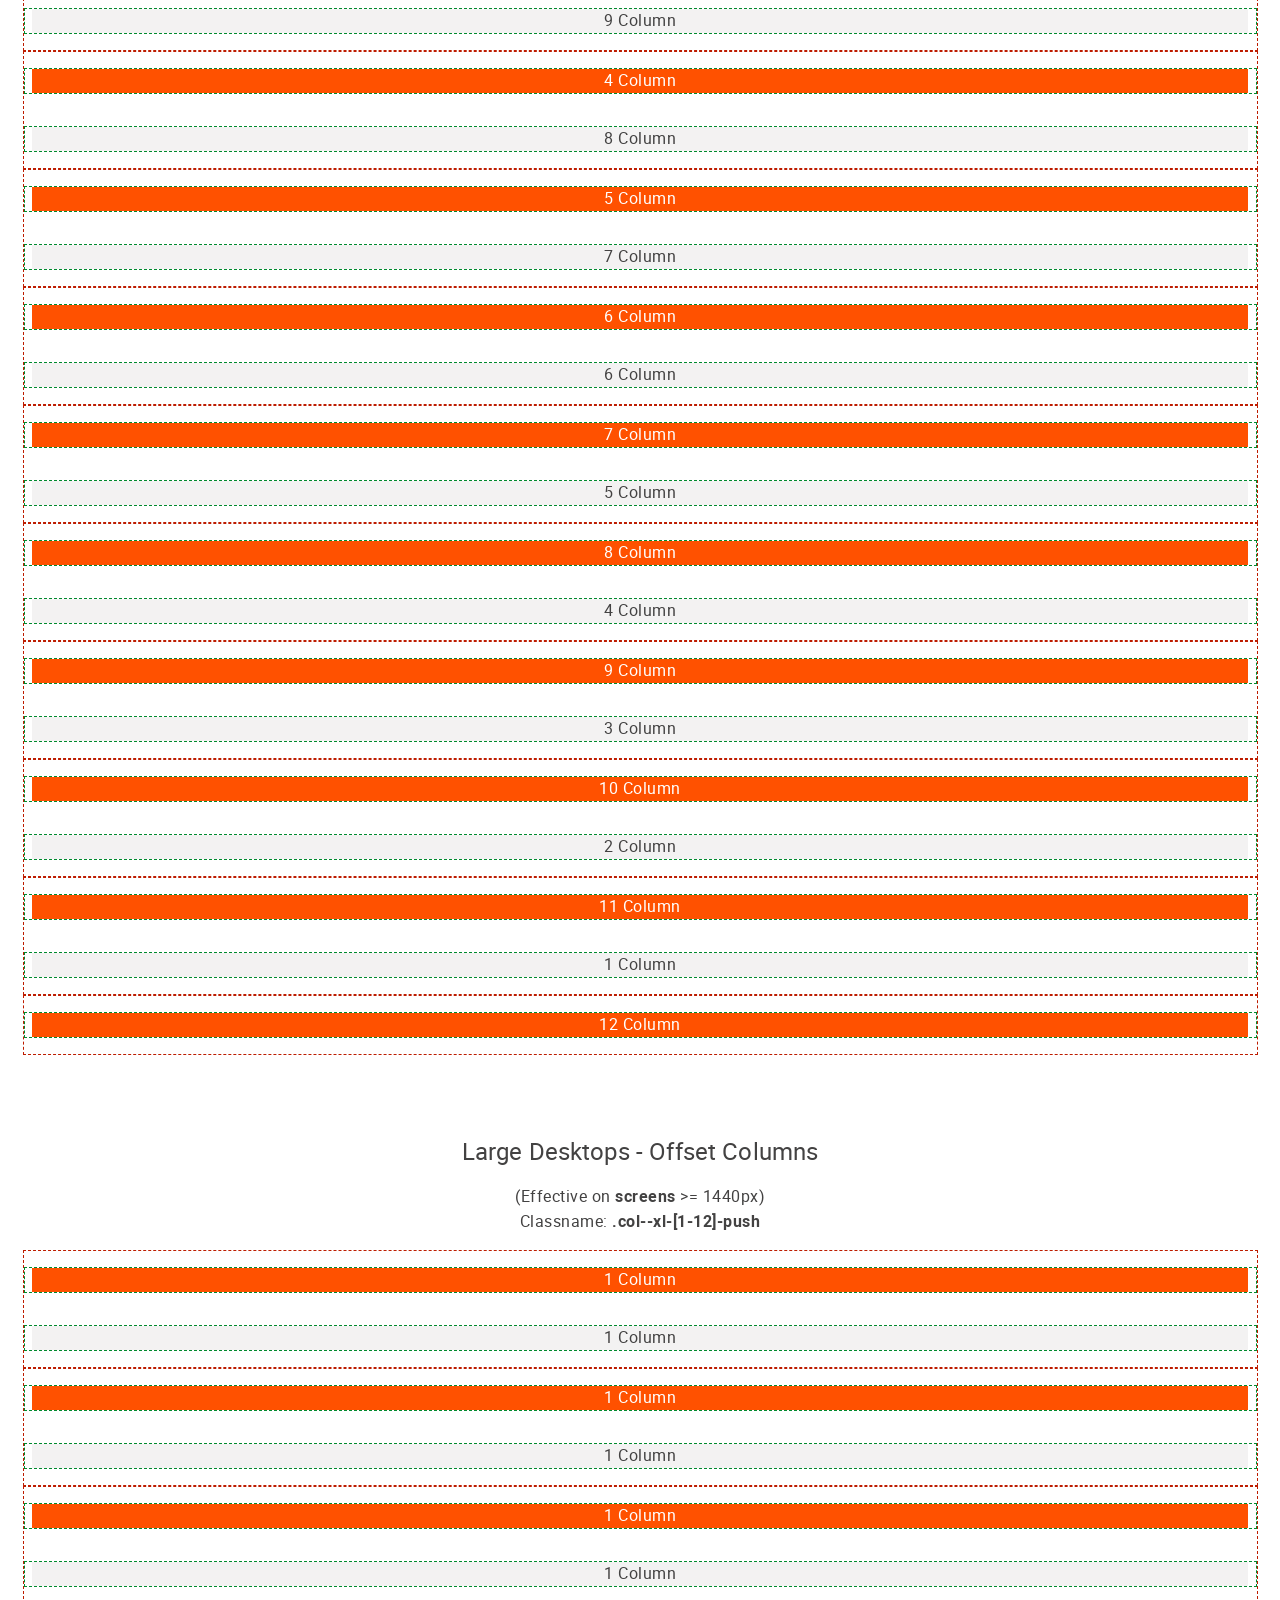
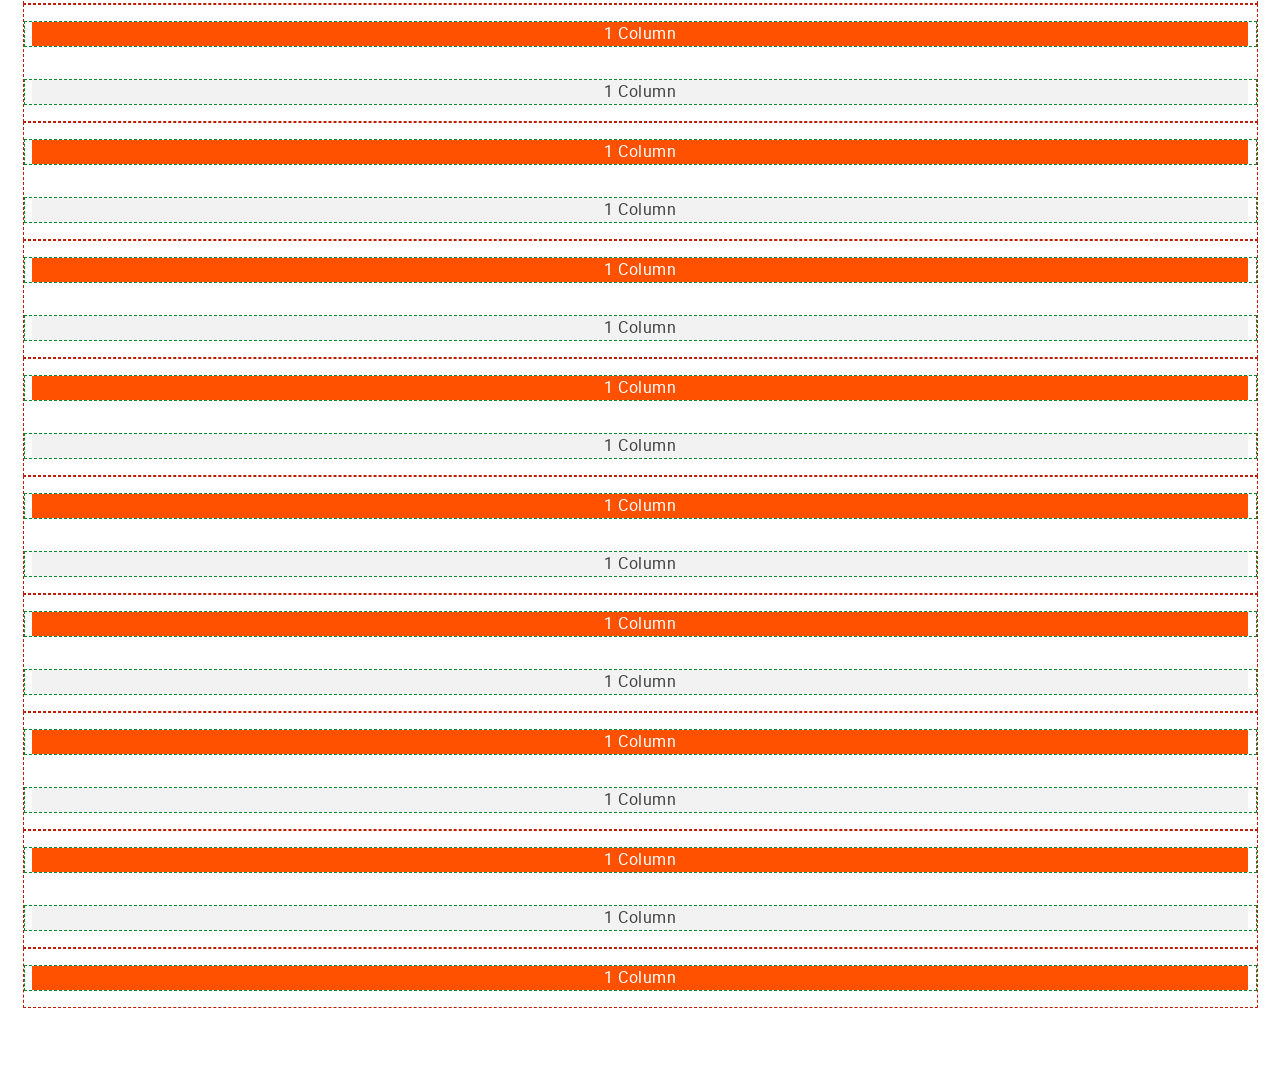
<file: demos/flex-grid/index.html>
<!doctype html><html lang="en" class="de-theme"><head><meta charset="UTF-8"/><meta http-equiv="X-UA-Compatible" content="IE=edge"/><meta name="viewport" content="width=device-width,initial-scale=1"/><title>Flex Grid</title><link rel="stylesheet" href="../../assets/styles/main.css"/><link rel="stylesheet" href="../../assets/styles/grid-demo.css"/><link rel="icon" href="../../assets/images/favicon.ico"></head><body><section><div class="container fs--text-center"><div class="row bg--white-base"><div class="col--sm-4 no-border"><h1>Flex Grid<br/><span class="heading-2">Standard Columns & Offsets</span></h1></div></div><div class="row bg--white-base"><div class="col--sm-4 no-border"><h3>Mobile - 4 Column Grid</h3><p>(Effective on <b>screens</b> > 0px)<br/>Classname: <b>.col--sm-[1-4]</b></p></div></div><div class="row"><div class="col--sm-1"><p class="bg--primary-base">1 Column</p></div><div class="col--sm-3"><p class="bg--secondary-light-2">3 Column</p></div></div><div class="row"><div class="col--sm-2"><p class="bg--primary-base">2 Column</p></div><div class="col--sm-2"><p class="bg--secondary-light-2">2 Column</p></div></div><div class="row"><div class="col--sm-3"><p class="bg--primary-base">3 Column</p></div><div class="col--sm-1"><p class="bg--secondary-light-2">1 Column</p></div></div><div class="row"><div class="col--sm-4"><p class="bg--primary-base">4 Column</p></div></div></div></section><section><div class="container fs--text-center"><div class="row bg--white-base"><div class="col--sm-4 no-border"><h3>Mobile - Offset Columns</h3><p>(Effective on <b>screens</b> > 0px)<br/>Classname: <b>.col--sm-[1-4]-push</b></p></div></div><div class="row"><div class="col--sm-1"><p class="bg--primary-base">1 Column</p></div><div class="col--sm-1"><p class="bg--secondary-light-2">1 Column</p></div></div><div class="row"><div class="col--sm-1 col--sm-1-push"><p class="bg--primary-base">1 Column</p></div><div class="col--sm-1"><p class="bg--secondary-light-2">1 Column</p></div></div><div class="row"><div class="col--sm-1 col--sm-2-push"><p class="bg--primary-base">1 Column</p></div><div class="col--sm-1"><p class="bg--secondary-light-2">1 Column</p></div></div><div class="row"><div class="col--sm-1 col--sm-3-push"><p class="bg--primary-base">1 Column</p></div></div></div></section><section><div class="container fs--text-center"><div class="row bg--white-base"><div class="col--sm-4 no-border"><h3>Tablet - 8 Column Grid</h3><p>(Effective on <b>screens</b> >= 744px)<br/>Classname: <b>.col--md-[1-8]</b></p></div></div><div class="row"><div class="col--md-1"><p class="bg--primary-base">1 Column</p></div><div class="col--md-7"><p class="bg--secondary-light-2">7 Column</p></div></div><div class="row"><div class="col--md-2"><p class="bg--primary-base">2 Column</p></div><div class="col--md-6"><p class="bg--secondary-light-2">6 Column</p></div></div><div class="row"><div class="col--md-3"><p class="bg--primary-base">3 Column</p></div><div class="col--md-5"><p class="bg--secondary-light-2">5 Column</p></div></div><div class="row"><div class="col--md-4"><p class="bg--primary-base">4 Column</p></div><div class="col--md-4"><p class="bg--secondary-light-2">4 Column</p></div></div><div class="row"><div class="col--md-5"><p class="bg--primary-base">5 Column</p></div><div class="col--md-3"><p class="bg--secondary-light-2">3 Column</p></div></div><div class="row"><div class="col--md-6"><p class="bg--primary-base">6 Column</p></div><div class="col--md-2"><p class="bg--secondary-light-2">2 Column</p></div></div><div class="row"><div class="col--md-7"><p class="bg--primary-base">7 Column</p></div><div class="col--md-1"><p class="bg--secondary-light-2">1 Column</p></div></div><div class="row"><div class="col--md-8"><p class="bg--primary-base">8 Column</p></div></div></div></section><section><div class="container fs--text-center"><div class="row bg--white-base"><div class="col--sm-4 no-border"><h3>Tablet - Offset Columns</h3><p>(Effective on <b>screens</b> >= 744px)<br/>Classname: <b>.col--md-[1-8]-push</b></p></div></div><div class="row"><div class="col--md-1"><p class="bg--primary-base">1 Column</p></div><div class="col--md-1"><p class="bg--secondary-light-2">1 Column</p></div></div><div class="row"><div class="col--md-1 col--md-1-push"><p class="bg--primary-base">1 Column</p></div><div class="col--md-1"><p class="bg--secondary-light-2">1 Column</p></div></div><div class="row"><div class="col--md-1 col--md-2-push"><p class="bg--primary-base">1 Column</p></div><div class="col--md-1"><p class="bg--secondary-light-2">1 Column</p></div></div><div class="row"><div class="col--md-1 col--md-3-push"><p class="bg--primary-base">1 Column</p></div><div class="col--md-1"><p class="bg--secondary-light-2">1 Column</p></div></div><div class="row"><div class="col--md-1 col--md-4-push"><p class="bg--primary-base">1 Column</p></div><div class="col--md-1"><p class="bg--secondary-light-2">1 Column</p></div></div><div class="row"><div class="col--md-1 col--md-5-push"><p class="bg--primary-base">1 Column</p></div><div class="col--md-1"><p class="bg--secondary-light-2">1 Column</p></div></div><div class="row"><div class="col--md-1 col--md-6-push"><p class="bg--primary-base">1 Column</p></div><div class="col--md-1"><p class="bg--secondary-light-2">1 Column</p></div></div><div class="row"><div class="col--md-1 col--md-7-push"><p class="bg--primary-base">1 Column</p></div></div></div></section><section><div class="container fs--text-center"><div class="row bg--white-base"><div class="col--sm-4 no-border"><h3>Tablet - 9 Column Grid</h3><p>(Effective on <b>screens</b> >= 744px)<br/>Classname: <b>.col--md-odd-[1-9]</b></p></div></div><div class="row"><div class="col--md-odd-1"><p class="bg--primary-base">1 Column</p></div><div class="col--md-odd-8"><p class="bg--secondary-light-2">8 Column</p></div></div><div class="row"><div class="col--md-odd-2"><p class="bg--primary-base">2 Column</p></div><div class="col--md-odd-7"><p class="bg--secondary-light-2">7 Column</p></div></div><div class="row"><div class="col--md-odd-3"><p class="bg--primary-base">3 Column</p></div><div class="col--md-odd-6"><p class="bg--secondary-light-2">6 Column</p></div></div><div class="row"><div class="col--md-odd-4"><p class="bg--primary-base">4 Column</p></div><div class="col--md-odd-5"><p class="bg--secondary-light-2">5 Column</p></div></div><div class="row"><div class="col--md-odd-5"><p class="bg--primary-base">5 Column</p></div><div class="col--md-odd-4"><p class="bg--secondary-light-2">4 Column</p></div></div><div class="row"><div class="col--md-odd-6"><p class="bg--primary-base">6 Column</p></div><div class="col--md-odd-3"><p class="bg--secondary-light-2">3 Column</p></div></div><div class="row"><div class="col--md-odd-7"><p class="bg--primary-base">7 Column</p></div><div class="col--md-odd-2"><p class="bg--secondary-light-2">2 Column</p></div></div><div class="row"><div class="col--md-odd-8"><p class="bg--primary-base">8 Column</p></div><div class="col--md-odd-1"><p class="bg--secondary-light-2">1 Column</p></div></div><div class="row"><div class="col--md-odd-9"><p class="bg--primary-base">9 Column</p></div></div><div class="row"><div class="col--md-odd-9"><p>Column-control example below</p></div></div><div class="row"><div class="col--md-odd-4"><p class="bg--primary-base">4 Column</p></div><div class="col--md-odd-4 col--md-odd-1-push"><p class="bg--secondary-light-2">4 Column</p></div></div><div class="row"><div class="col--md-odd-3"><p class="bg--primary-base">3 Column</p></div><div class="col--md-odd-3"><p class="bg--primary-base">3 Column</p></div><div class="col--md-odd-3"><p class="bg--primary-base">3 Column</p></div><div class="col--md-odd-3"><p class="bg--primary-base">3 Column</p></div><div class="col--md-odd-3"><p class="bg--primary-base">3 Column</p></div><div class="col--md-odd-3"><p class="bg--primary-base">3 Column</p></div></div></div></section><section><div class="container fs--text-center"><div class="row bg--white-base"><div class="col--sm-4 no-border"><h3>Tablet - Offset Columns</h3><p>(Effective on <b>screens</b> >= 744px)<br/>Classname: <b>.col--md-odd-push-[1-9]</b></p></div></div><div class="row"><div class="col--md-odd-1"><p class="bg--primary-base">1 Column</p></div><div class="col--md-odd-1"><p class="bg--secondary-light-2">1 Column</p></div></div><div class="row"><div class="col--md-odd-1 col--md-odd-1-push"><p class="bg--primary-base">1 Column</p></div><div class="col--md-odd-1"><p class="bg--secondary-light-2">1 Column</p></div></div><div class="row"><div class="col--md-odd-1 col--md-odd-2-push"><p class="bg--primary-base">1 Column</p></div><div class="col--md-odd-1"><p class="bg--secondary-light-2">1 Column</p></div></div><div class="row"><div class="col--md-odd-1 col--md-odd-3-push"><p class="bg--primary-base">1 Column</p></div><div class="col--md-odd-1"><p class="bg--secondary-light-2">1 Column</p></div></div><div class="row"><div class="col--md-odd-1 col--md-odd-4-push"><p class="bg--primary-base">1 Column</p></div><div class="col--md-odd-1"><p class="bg--secondary-light-2">1 Column</p></div></div><div class="row"><div class="col--md-odd-1 col--md-odd-5-push"><p class="bg--primary-base">1 Column</p></div><div class="col--md-odd-1"><p class="bg--secondary-light-2">1 Column</p></div></div><div class="row"><div class="col--md-odd-1 col--md-odd-6-push"><p class="bg--primary-base">1 Column</p></div><div class="col--md-odd-1"><p class="bg--secondary-light-2">1 Column</p></div></div><div class="row"><div class="col--md-odd-1 col--md-odd-7-push"><p class="bg--primary-base">1 Column</p></div><div class="col--md-odd-1"><p class="bg--secondary-light-2">1 Column</p></div></div><div class="row"><div class="col--md-odd-1 col--md-odd-8-push"><p class="bg--primary-base">1 Column</p></div></div></div></section><section><div class="container fs--text-center"><div class="row bg--white-base"><div class="col--sm-4 no-border"><h3>Desktop - 12 Column Grid</h3><p>(Effective on <b>screens</b> >= 1236px)<br/>Classname: <b>.col--lg-[1-12]</b></p></div></div><div class="row"><div class="col--lg-1"><p class="bg--primary-base">1 Column</p></div><div class="col--lg-11"><p class="bg--secondary-light-2">11 Column</p></div></div><div class="row"><div class="col--lg-2"><p class="bg--primary-base">2 Column</p></div><div class="col--lg-10"><p class="bg--secondary-light-2">10 Column</p></div></div><div class="row"><div class="col--lg-3"><p class="bg--primary-base">3 Column</p></div><div class="col--lg-9"><p class="bg--secondary-light-2">9 Column</p></div></div><div class="row"><div class="col--lg-4"><p class="bg--primary-base">4 Column</p></div><div class="col--lg-8"><p class="bg--secondary-light-2">8 Column</p></div></div><div class="row"><div class="col--lg-5"><p class="bg--primary-base">5 Column</p></div><div class="col--lg-7"><p class="bg--secondary-light-2">7 Column</p></div></div><div class="row"><div class="col--lg-6"><p class="bg--primary-base">6 Column</p></div><div class="col--lg-6"><p class="bg--secondary-light-2">6 Column</p></div></div><div class="row"><div class="col--lg-7"><p class="bg--primary-base">7 Column</p></div><div class="col--lg-5"><p class="bg--secondary-light-2">5 Column</p></div></div><div class="row"><div class="col--lg-8"><p class="bg--primary-base">8 Column</p></div><div class="col--lg-4"><p class="bg--secondary-light-2">4 Column</p></div></div><div class="row"><div class="col--lg-9"><p class="bg--primary-base">9 Column</p></div><div class="col--lg-3"><p class="bg--secondary-light-2">3 Column</p></div></div><div class="row"><div class="col--lg-10"><p class="bg--primary-base">10 Column</p></div><div class="col--lg-2"><p class="bg--secondary-light-2">2 Column</p></div></div><div class="row"><div class="col--lg-11"><p class="bg--primary-base">11 Column</p></div><div class="col--lg-1"><p class="bg--secondary-light-2">1 Column</p></div></div><div class="row"><div class="col--lg-12"><p class="bg--primary-base">12 Column</p></div></div></div></section><section><div class="container fs--text-center"><div class="row bg--white-base"><div class="col--sm-4 no-border"><h3>Desktop - Offset Columns</h3><p>(Effective on <b>screens</b> >= 1236px)<br/>Classname: <b>.col--lg-[1-12]-push</b></p></div></div><div class="row"><div class="col--lg-1"><p class="bg--primary-base">1 Column</p></div><div class="col--lg-1"><p class="bg--secondary-light-2">1 Column</p></div></div><div class="row"><div class="col--lg-1 col--lg-1-push"><p class="bg--primary-base">1 Column</p></div><div class="col--lg-1"><p class="bg--secondary-light-2">1 Column</p></div></div><div class="row"><div class="col--lg-1 col--lg-2-push"><p class="bg--primary-base">1 Column</p></div><div class="col--lg-1"><p class="bg--secondary-light-2">1 Column</p></div></div><div class="row"><div class="col--lg-1 col--lg-3-push"><p class="bg--primary-base">1 Column</p></div><div class="col--lg-1"><p class="bg--secondary-light-2">1 Column</p></div></div><div class="row"><div class="col--lg-1 col--lg-4-push"><p class="bg--primary-base">1 Column</p></div><div class="col--lg-1"><p class="bg--secondary-light-2">1 Column</p></div></div><div class="row"><div class="col--lg-1 col--lg-5-push"><p class="bg--primary-base">1 Column</p></div><div class="col--lg-1"><p class="bg--secondary-light-2">1 Column</p></div></div><div class="row"><div class="col--lg-1 col--lg-6-push"><p class="bg--primary-base">1 Column</p></div><div class="col--lg-1"><p class="bg--secondary-light-2">1 Column</p></div></div><div class="row"><div class="col--lg-1 col--lg-7-push"><p class="bg--primary-base">1 Column</p></div><div class="col--lg-1"><p class="bg--secondary-light-2">1 Column</p></div></div><div class="row"><div class="col--lg-1 col--lg-8-push"><p class="bg--primary-base">1 Column</p></div><div class="col--lg-1"><p class="bg--secondary-light-2">1 Column</p></div></div><div class="row"><div class="col--lg-1 col--lg-9-push"><p class="bg--primary-base">1 Column</p></div><div class="col--lg-1"><p class="bg--secondary-light-2">1 Column</p></div></div><div class="row"><div class="col--lg-1 col--lg-10-push"><p class="bg--primary-base">1 Column</p></div><div class="col--lg-1"><p class="bg--secondary-light-2">1 Column</p></div></div><div class="row"><div class="col--lg-1 col--lg-11-push"><p class="bg--primary-base">1 Column</p></div></div></div></section><section><div class="container fs--text-center"><div class="row bg--white-base"><div class="col--sm-4 no-border"><h3>Large Large Desktopss - 12 Column Grid</h3><p>(Effective on <b>screens</b> >= 1440px)<br/>Classname: <b>.col--xl-[1-12]</b></p></div></div><div class="row"><div class="col--xl-1"><p class="bg--primary-base">1 Column</p></div><div class="col--xl-11"><p class="bg--secondary-light-2">11 Column</p></div></div><div class="row"><div class="col--xl-2"><p class="bg--primary-base">2 Column</p></div><div class="col--xl-10"><p class="bg--secondary-light-2">10 Column</p></div></div><div class="row"><div class="col--xl-3"><p class="bg--primary-base">3 Column</p></div><div class="col--xl-9"><p class="bg--secondary-light-2">9 Column</p></div></div><div class="row"><div class="col--xl-4"><p class="bg--primary-base">4 Column</p></div><div class="col--xl-8"><p class="bg--secondary-light-2">8 Column</p></div></div><div class="row"><div class="col--xl-5"><p class="bg--primary-base">5 Column</p></div><div class="col--xl-7"><p class="bg--secondary-light-2">7 Column</p></div></div><div class="row"><div class="col--xl-6"><p class="bg--primary-base">6 Column</p></div><div class="col--xl-6"><p class="bg--secondary-light-2">6 Column</p></div></div><div class="row"><div class="col--xl-7"><p class="bg--primary-base">7 Column</p></div><div class="col--xl-5"><p class="bg--secondary-light-2">5 Column</p></div></div><div class="row"><div class="col--xl-8"><p class="bg--primary-base">8 Column</p></div><div class="col--xl-4"><p class="bg--secondary-light-2">4 Column</p></div></div><div class="row"><div class="col--xl-9"><p class="bg--primary-base">9 Column</p></div><div class="col--xl-3"><p class="bg--secondary-light-2">3 Column</p></div></div><div class="row"><div class="col--xl-10"><p class="bg--primary-base">10 Column</p></div><div class="col--xl-2"><p class="bg--secondary-light-2">2 Column</p></div></div><div class="row"><div class="col--xl-11"><p class="bg--primary-base">11 Column</p></div><div class="col--xl-1"><p class="bg--secondary-light-2">1 Column</p></div></div><div class="row"><div class="col--xl-12"><p class="bg--primary-base">12 Column</p></div></div></div></section><section><div class="container fs--text-center"><div class="row bg--white-base"><div class="col--sm-4 no-border"><h3>Large Desktops - Offset Columns</h3><p>(Effective on <b>screens</b> >= 1440px)<br/>Classname: <b>.col--xl-[1-12]-push</b></p></div></div><div class="row"><div class="col--xl-1"><p class="bg--primary-base">1 Column</p></div><div class="col--xl-1"><p class="bg--secondary-light-2">1 Column</p></div></div><div class="row"><div class="col--xl-1 col--xl-1-push"><p class="bg--primary-base">1 Column</p></div><div class="col--xl-1"><p class="bg--secondary-light-2">1 Column</p></div></div><div class="row"><div class="col--xl-1 col--xl-2-push"><p class="bg--primary-base">1 Column</p></div><div class="col--xl-1"><p class="bg--secondary-light-2">1 Column</p></div></div><div class="row"><div class="col--xl-1 col--xl-3-push"><p class="bg--primary-base">1 Column</p></div><div class="col--xl-1"><p class="bg--secondary-light-2">1 Column</p></div></div><div class="row"><div class="col--xl-1 col--xl-4-push"><p class="bg--primary-base">1 Column</p></div><div class="col--xl-1"><p class="bg--secondary-light-2">1 Column</p></div></div><div class="row"><div class="col--xl-1 col--xl-5-push"><p class="bg--primary-base">1 Column</p></div><div class="col--xl-1"><p class="bg--secondary-light-2">1 Column</p></div></div><div class="row"><div class="col--xl-1 col--xl-6-push"><p class="bg--primary-base">1 Column</p></div><div class="col--xl-1"><p class="bg--secondary-light-2">1 Column</p></div></div><div class="row"><div class="col--xl-1 col--xl-7-push"><p class="bg--primary-base">1 Column</p></div><div class="col--xl-1"><p class="bg--secondary-light-2">1 Column</p></div></div><div class="row"><div class="col--xl-1 col--xl-8-push"><p class="bg--primary-base">1 Column</p></div><div class="col--xl-1"><p class="bg--secondary-light-2">1 Column</p></div></div><div class="row"><div class="col--xl-1 col--xl-9-push"><p class="bg--primary-base">1 Column</p></div><div class="col--xl-1"><p class="bg--secondary-light-2">1 Column</p></div></div><div class="row"><div class="col--xl-1 col--xl-10-push"><p class="bg--primary-base">1 Column</p></div><div class="col--xl-1"><p class="bg--secondary-light-2">1 Column</p></div></div><div class="row"><div class="col--xl-1 col--xl-11-push"><p class="bg--primary-base">1 Column</p></div></div></div></section></body></html>
</file>
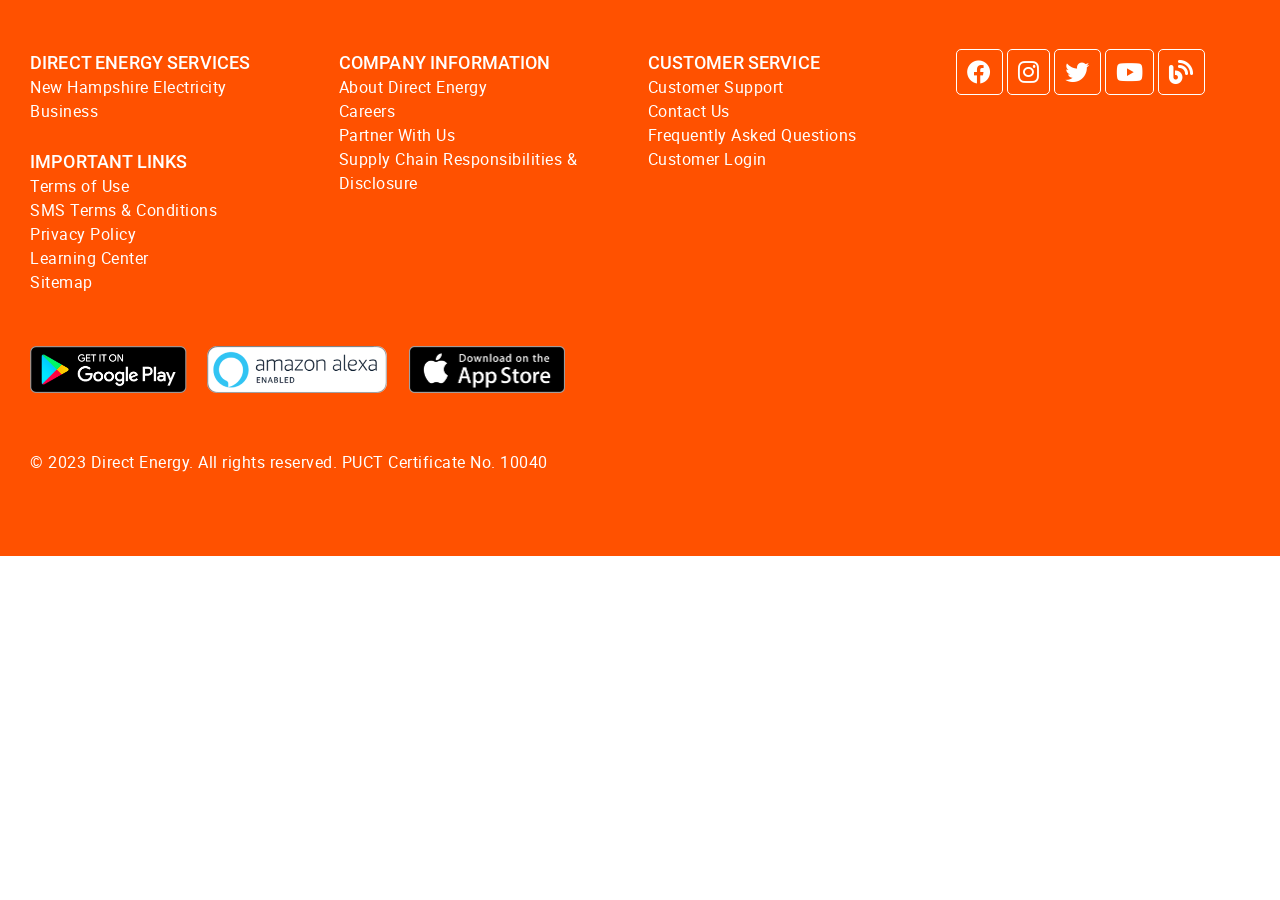
<file: demos/footer/index.html>
<!doctype html><html lang="en" class="de-theme"><head><meta charset="UTF-8"/><meta http-equiv="X-UA-Compatible" content="IE=edge"/><meta name="viewport" content="width=device-width,initial-scale=1"/><title>Footer</title><link rel="stylesheet" href="../../assets/styles/main.css"/><link rel="stylesheet" href="../../assets/styles/custom-icons.css"/><link rel="stylesheet" href="../../assets/styles/fontawesome.css"/><link rel="stylesheet" href="../../assets/styles/regular.css"/><link rel="stylesheet" href="../../assets/styles/brands.css"/><link rel="stylesheet" href="../../assets/styles/solid.css"/><link rel="stylesheet" href="../../assets/styles/light.css"/><link rel="icon" href="../../assets/images/favicon.ico"></head><body><section class="bg--primary-base bg--top-curv footer"><div class="container"><div class="row"><div class="col--md-odd-3 col--lg-3"><span class="link-list--head">DIRECT ENERGY SERVICES</span><ul class="fs--link-list"><li><a href="https://www.directenergy.com/nh/electricity-plans">New Hampshire Electricity</a></li><li><a href="https://www.nrg.com/business/all-products-and-services.html?debredi=2023nrgredi">Business</a></li></ul><span class="link-list--head">IMPORTANT LINKS</span><ul class="fs--link-list"><li></li><li><a href="https://www.directenergy.com/terms-of-use">Terms of Use</a></li><li><a href="https://www.directenergy.com/text-messages-faqs/sms-terms-and-conditions">SMS Terms &amp; Conditions</a></li><li></li><li><a href="https://www.directenergy.com/privacy-policy">Privacy Policy</a></li><li><a href="https://www.directenergy.com/learning-center">Learning Center</a></li><li><a href="https://www.directenergy.com/sitemap">Sitemap</a></li></ul></div><div class="col--md-odd-3 col--lg-3"><span class="link-list--head">COMPANY INFORMATION</span><ul class="fs--link-list"><li><a href="https://www.directenergy.com/about">About Direct Energy</a></li><li><a href="https://careers.nrgenergy.com/nrg" target="_blank">Careers</a></li><li><a href="https://www.directenergy.com/partner">Partner With Us</a></li><li><a href="https://www.directenergy.com/supplychainresponsibilities-disclosure" target="_blank">Supply Chain Responsibilities &amp; Disclosure</a></li></ul></div><div class="col--md-odd-3 col--lg-3"><span class="link-list--head">CUSTOMER SERVICE</span><ul class="fs--link-list"><li><a href="https://www.directenergy.com/nh/customer-support">Customer Support</a></li><li><a href="https://www.directenergy.com/nh/customer-support/contact-us">Contact Us</a></li><li><a href="https://www.directenergy.com/faqs/nh">Frequently Asked Questions</a></li><li><a href="https://www.directenergy.com/account/login">Customer Login</a></li></ul></div><div class="col--md-4 col--lg-3 mg-t--sm-20 mg-t--md-35"><span class="social"><ul class="fs--link-list"><li><a target="_blank" href="https://www.facebook.com/directenergy/" class="social-icon" title="Facebook"><i class="icon-md fa-brands fa-facebook"></i></a></li><li><a target="_blank" href="https://instagram.com/directenergy/" class="social-icon" title="Instagram" aria-hidden="true"><i class="icon-md fa-brands fa-instagram"></i></a></li><li><a target="_blank" href="https://twitter.com/directenergy" class="social-icon" title="Twitter"><i class="icon-md fa-brands fa-twitter"></i></a></li><li><a target="_blank" href="https://www.youtube.com/user/TheDirectEnergy" class="social-icon" title="YouTube"><i class="icon-md fa-brands fa-youtube"></i></a></li><li><a target="_blank" href="https://blog.directenergy.com" class="social-icon" title="Blog"><i class="icon-md fa-solid fa-blog"></i></a></li></ul></span></div></div><div class="row"><div class="col mg-t--35 mg-b--35"><a href="#" title="Google Play Store" class="store-button" target="_blank"><img src="/assets/images/playstore-button.png"/> </a><a href="https://www.amazon.com/dp/B07CGFBR8W" class="store-button" title="Amazon Alexa" target="_blank"><img src="/assets/images/alexa-button.png"/> </a><a href="https://itunes.apple.com/us/app/direct-energy-account-manager/id699977445?mt=8" class="store-button" title="Apple iOS AppStore" target="_blank"><img src="/assets/images/appstore-button.png"/></a></div><div class="col"><p>© 2023 Direct Energy. All rights reserved. PUCT Certificate No. 10040</p></div></div></div></section></body></html>
</file>
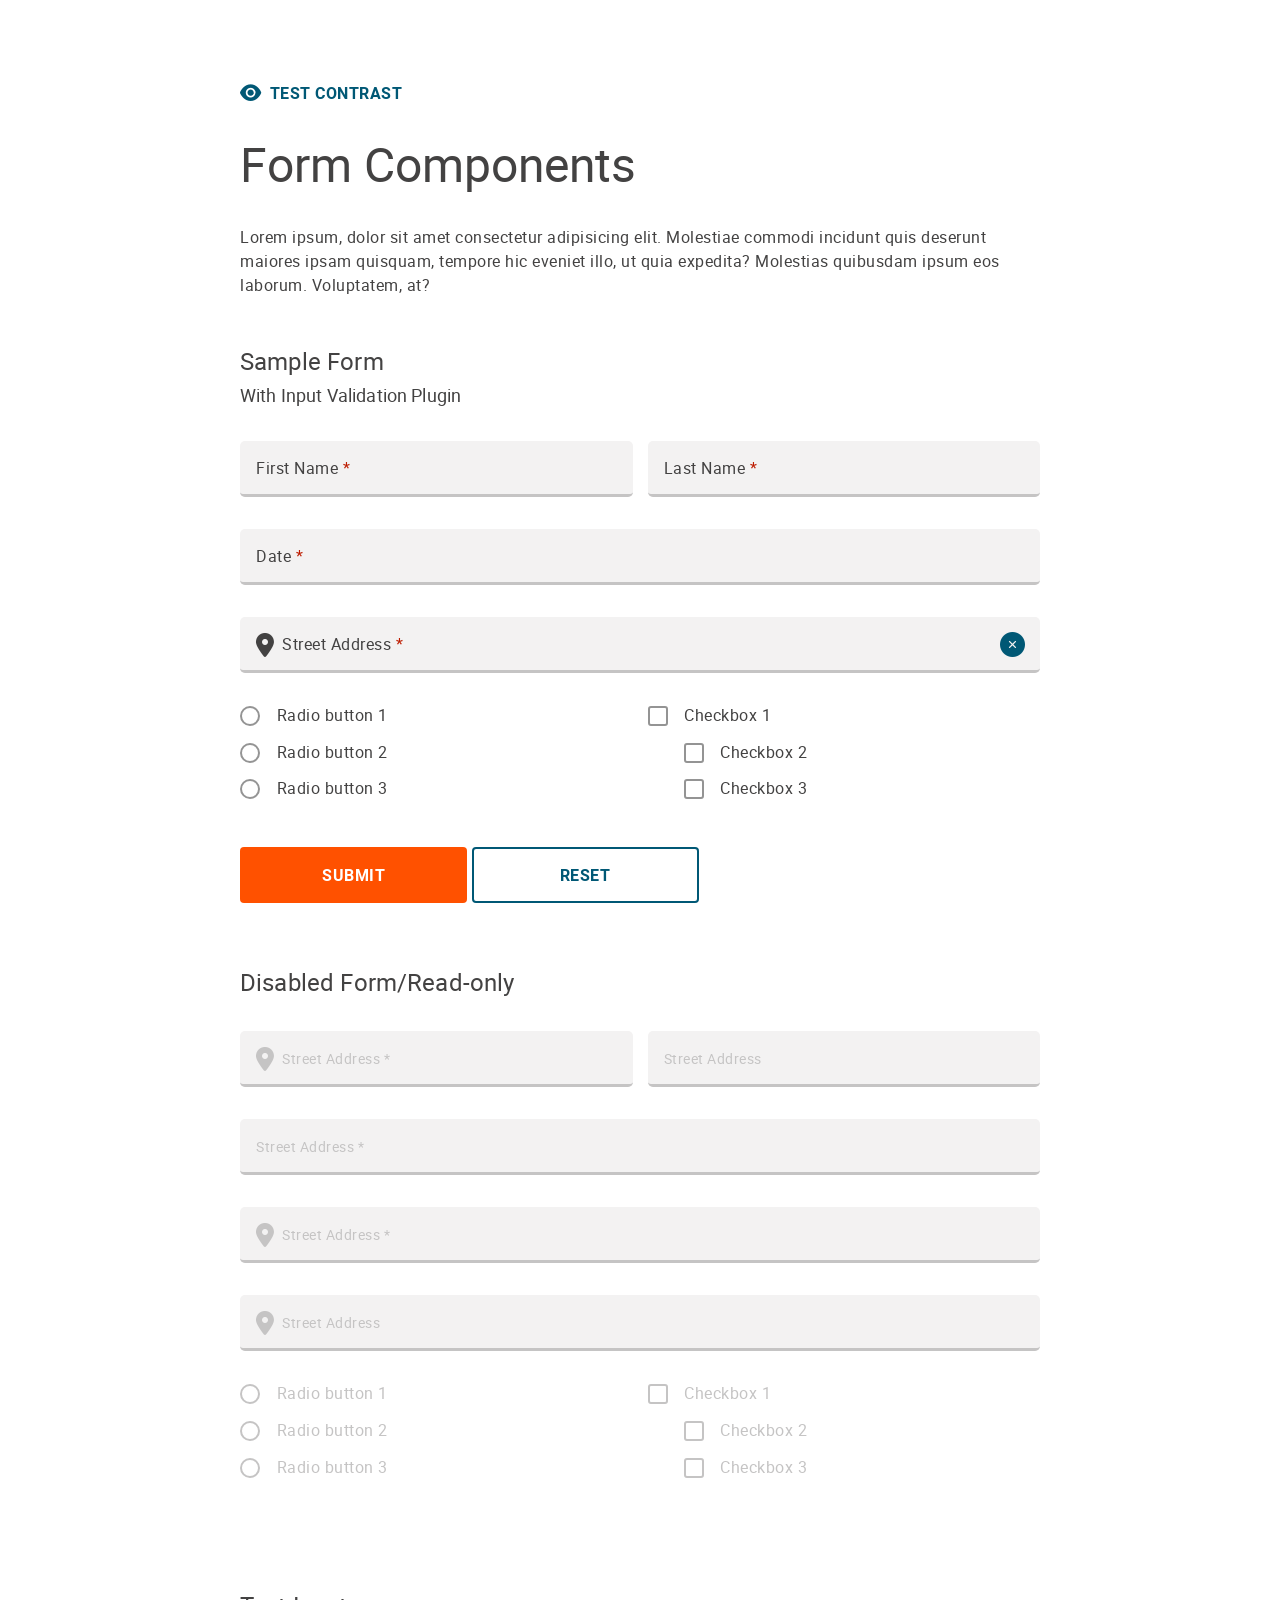
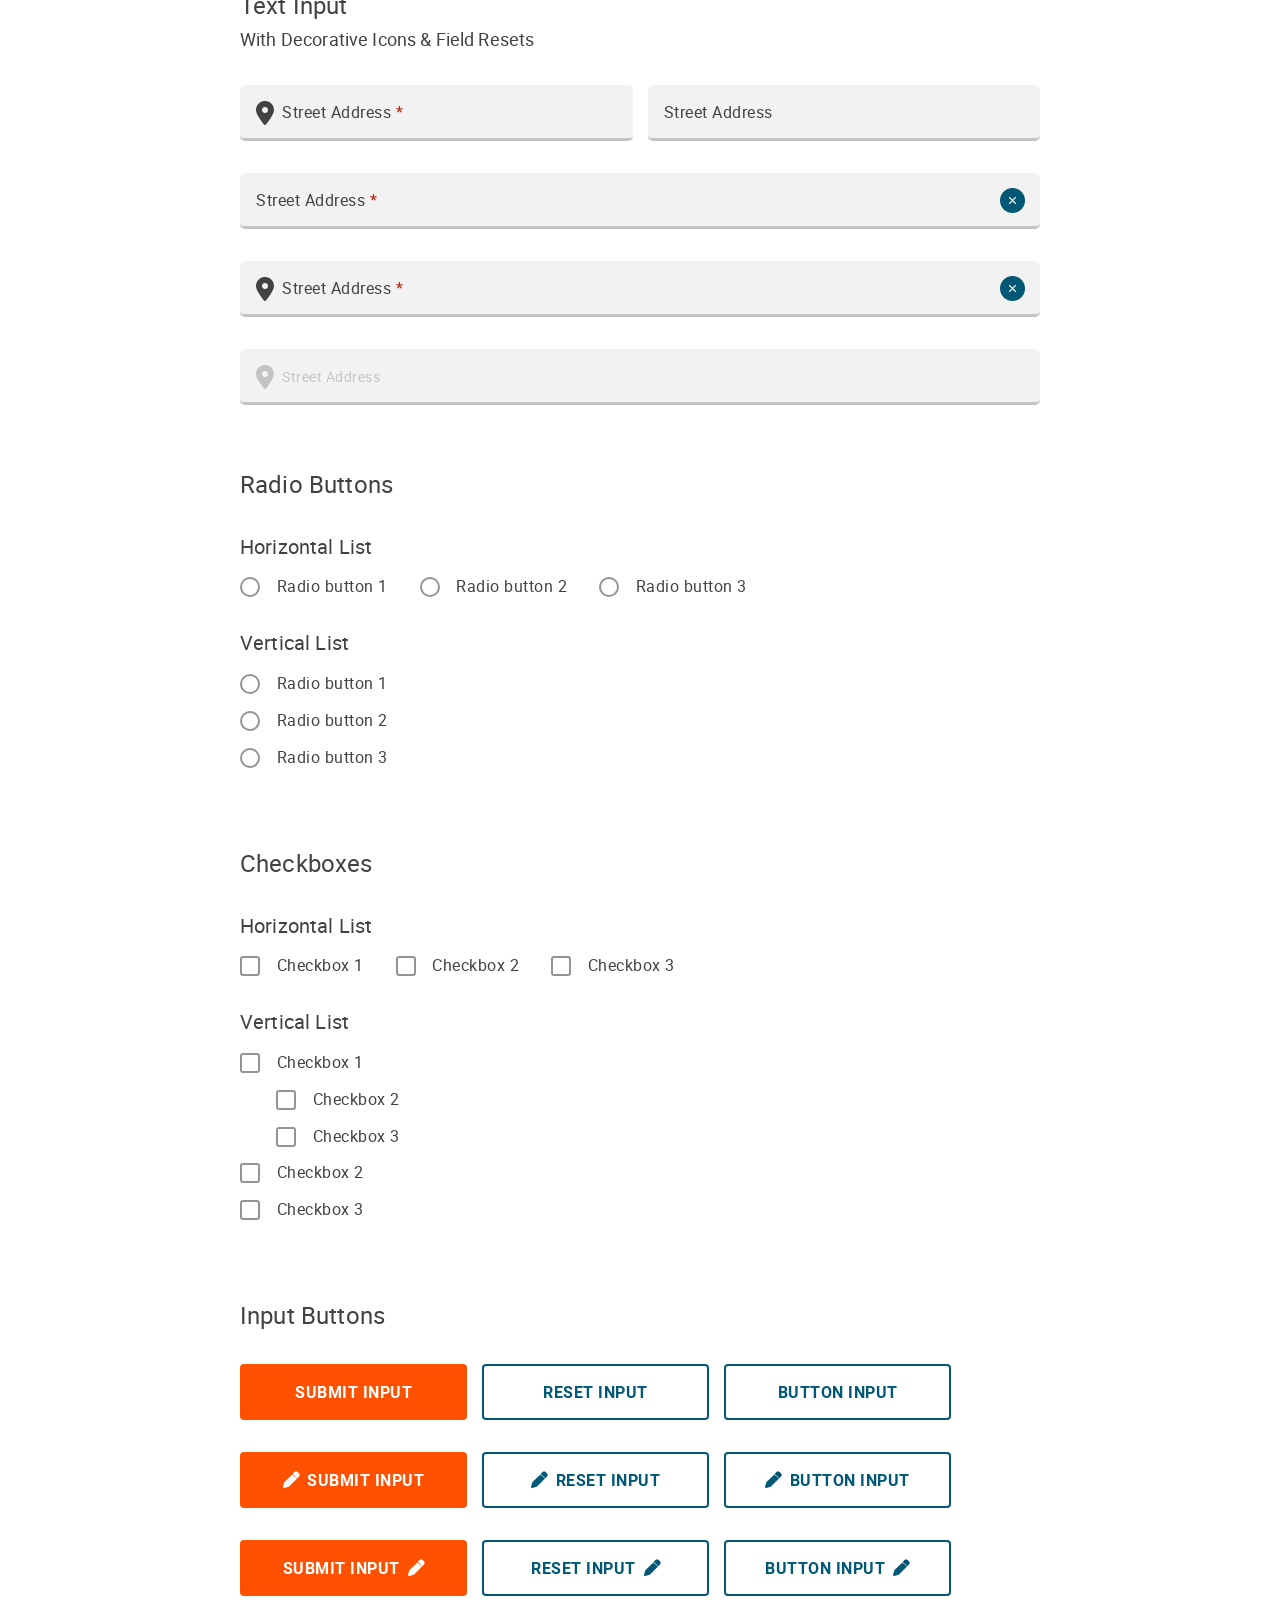
<file: demos/forms/index.html>
<!doctype html><html lang="en"><head><meta charset="UTF-8"/><meta http-equiv="X-UA-Compatible" content="IE=edge"/><meta name="viewport" content="width=device-width,initial-scale=1"/><title>Forms</title><link rel="stylesheet" href="../../assets/styles/main.css"/><link rel="stylesheet" href="../../assets/styles/custom-icons.css"/><link rel="stylesheet" href="../../assets/styles/fontawesome.css"/><link rel="stylesheet" href="../../assets/styles/regular.css"/><link rel="icon" href="../../assets/images/favicon.ico"><script src="../../demos/forms/index.html.js" defer="defer"></script></head><body><section><div class="container max-width--md"><div class="row"><div class="col"><p><button class="btn--tertiary" id="contrast"><i class="fak fa-eye-solid"></i>Test Contrast</button></p></div><div class="col"><h1>Form Components</h1><p>Lorem ipsum, dolor sit amet consectetur adipisicing elit. Molestiae commodi incidunt quis deserunt maiores ipsam quisquam, tempore hic eveniet illo, ut quia expedita? Molestias quibusdam ipsum eos laborum. Voluptatem, at?</p></div></div><div class="row"><div class="col"><form id="demo-form" data-form-callback="handleFormSubmission"><fieldset><div class="row"><div class="col"><h2 class="h-3 mg-b--5">Sample Form</h2><h3 class="h-5">With Input Validation Plugin</h3></div><div class="col--sm-2"><label class="wrap--text-input" for="first-name"><input name="first-name" placeholder="Erin" pattern="[A-Za-z]{1,20}" data-error-message="Please use upper and lowercase letters" required/> <span>First Name</span></label></div><div class="col--sm-2"><label class="wrap--text-input" for="last-name"><input name="last-name" placeholder="Smith" pattern="[A-Za-z]{1,20}" data-error-message="Please use upper and lowercase letters" required/> <span>Last Name</span></label></div><div class="col"><label class="wrap--text-input" for="date"><input name="date" placeholder="99/99/9999" pattern="\d{2}\/\d{2}\/\d{4}" data-error-message="Please enter a date 99/99/9999" required/> <span>Date</span></label></div><div class="col"><label class="wrap--text-input has-lead-icon has-reset-button" for="street-address"><input name="street-address" placeholder=" " required/> <i class="fak fa-location-dot-solid"></i> <span>Street Address</span> <button class="btn--tertiary"><i class="fak fa-circle-xmark-solid"></i></button></label></div><div class="col--md-4"><ul class="mg-l--0"><li><label class="wrap--radio-input" for="radio-91"><input id="radio-91" type="radio" name="radio5" value="1" required/> <span>Radio button 1</span></label></li><li><label class="wrap--radio-input" for="radio-92"><input id="radio-92" type="radio" name="radio5" value="1"/> <span>Radio button 2</span></label></li><li><label class="wrap--radio-input" for="radio-93"><input id="radio-93" type="radio" name="radio5" value="1"/> <span>Radio button 3</span></label></li></ul></div><div class="col--md-4"><ul class="mg-l--0"><li><label class="wrap--checkbox-input nested-checklist" for="checkbox-124"><input id="checkbox-142" type="checkbox" name="checkbox124" value="1" required/> <span>Checkbox 1</span></label><ul><li><label class="wrap--checkbox-input" for="checkbox-2234"><input id="checkbox-2234" type="checkbox" name="checkbox2234" value="1"/> <span>Checkbox 2</span></label></li><li><label class="wrap--checkbox-input" for="checkbox-5234"><input id="checkbox-5234" type="checkbox" name="checkbox5234" value="1"/> <span>Checkbox 3</span></label></li></ul></li></ul></div><div class="col"><input type="submit" value="Submit"/> <input type="reset" value="Reset"/></div></div></fieldset></form></div></div><div class="row"><div class="col"><form data-form-callback="handleFormSubmission"><fieldset disabled="disabled"><div class="row"><div class="col"><h2 class="h-3">Disabled Form/Read-only</h2></div><div class="col--sm-2"><label class="wrap--text-input has-lead-icon" for="street-address"><input name="street-address" placeholder=" " required/> <i class="fak fa-location-dot-solid"></i> <span>Street Address</span></label></div><div class="col--sm-2"><label class="wrap--text-input" for="street-address"><input name="street-address" placeholder=" "/> <span>Street Address</span></label></div><div class="col"><label class="wrap--text-input has-reset-button" for="street-address"><input name="street-address" placeholder=" " required/> <span>Street Address</span> <button class="btn--tertiary"><i class="fak fa-circle-xmark-solid"></i></button></label></div><div class="col"><label class="wrap--text-input has-lead-icon has-reset-button" for="street-address"><input name="street-address" placeholder=" " required/> <i class="fak fa-location-dot-solid"></i> <span>Street Address</span> <button class="btn--tertiary"><i class="fak fa-circle-xmark-solid"></i></button></label></div><div class="col"><label class="wrap--text-input has-lead-icon has-reset-button" for="street-address"><input name="street-address" placeholder=" " disabled="disabled"/> <i class="fak fa-location-dot-solid"></i> <span>Street Address</span> <button class="btn--tertiary"><i class="fak fa-circle-xmark-solid"></i></button></label></div><div class="col--md-4"><ul class="mg-l--0"><li><label class="wrap--radio-input" for="radio-91z"><input id="radio-91z" type="radio" name="radio5z" value="1" required/> <span>Radio button 1</span></label></li><li><label class="wrap--radio-input" for="radio-92x"><input id="radio-92x" type="radio" name="radio5x" value="1"/> <span>Radio button 2</span></label></li><li><label class="wrap--radio-input" for="radio-93x"><input id="radio-93x" type="radio" name="radio5x" value="1"/> <span>Radio button 3</span></label></li></ul></div><div class="col--md-4"><ul class="mg-l--0"><li><label class="wrap--checkbox-input nested-checklist" for="checkbox-124z"><input id="checkbox-142z" type="checkbox" name="checkbox124z" value="1" required/> <span>Checkbox 1</span></label><ul><li><label class="wrap--checkbox-input" for="checkbox-2234z"><input id="checkbox-2234z" type="checkbox" name="checkbox2234z" value="1"/> <span>Checkbox 2</span></label></li><li><label class="wrap--checkbox-input" for="checkbox-5234x"><input id="checkbox-5234x" type="checkbox" name="checkbox5234x" value="1"/> <span>Checkbox 3</span></label></li></ul></li></ul></div><div class="col"><input type="submit"/> <input type="reset"/></div></div></fieldset></form></div></div><div class="row"><div class="col"><form data-form-callback="handleFormSubmission"><fieldset><div class="row"><div class="col"><h2 class="h-3 mg-b--5">Text Input</h2><h3 class="h-5">With Decorative Icons & Field Resets</h3></div><div class="col--sm-2"><label class="wrap--text-input has-lead-icon" for="street-address"><input name="street-address" placeholder=" " required/> <i class="fak fa-location-dot-solid"></i> <span>Street Address</span></label></div><div class="col--sm-2"><label class="wrap--text-input" for="street-address"><input name="street-address" placeholder=" "/> <span>Street Address</span></label></div><div class="col"><label class="wrap--text-input has-reset-button" for="street-address"><input name="street-address" placeholder=" " required/> <span>Street Address</span> <button class="btn--tertiary"><i class="fak fa-circle-xmark-solid"></i></button></label></div><div class="col"><label class="wrap--text-input has-lead-icon has-reset-button" for="street-address"><input name="street-address" placeholder=" " required/> <i class="fak fa-location-dot-solid"></i> <span>Street Address</span> <button class="btn--tertiary"><i class="fak fa-circle-xmark-solid"></i></button></label></div><div class="col"><label class="wrap--text-input has-lead-icon has-reset-button" for="street-address"><input name="street-address" placeholder=" " disabled="disabled"/> <i class="fak fa-location-dot-solid"></i> <span>Street Address</span> <button class="btn--tertiary"><i class="fak fa-circle-xmark-solid"></i></button></label></div></div></fieldset></form></div></div><div class="row"><div class="col"><form data-form-callback="handleFormSubmission"><fieldset><div class="row"><div class="col"><h2 class="h-3 mg-b--5">Radio Buttons</h2></div><div class="col"><h3 class="h-4">Horizontal List</h3><ul class="display-flex mg-l--0"><li><label class="wrap--radio-input" for="radio-1"><input id="radio-1" type="radio" name="radio" value="1"/> <span>Radio button 1</span></label></li><li><label class="wrap--radio-input" for="radio-2"><input id="radio-2" type="radio" name="radio" value="1"/> <span>Radio button 2</span></label></li><li><label class="wrap--radio-input" for="radio-5"><input id="radio-5" type="radio" name="radio" value="1"/> <span>Radio button 3</span></label></li></ul></div><div class="col"><h3 class="h-4">Vertical List</h3><ul class="mg-l--0"><li><label class="wrap--radio-input" for="radio-15"><input id="radio-15" type="radio" name="radio2" value="1"/> <span>Radio button 1</span></label></li><li><label class="wrap--radio-input" for="radio-25"><input id="radio-25" type="radio" name="radio2" value="1"/> <span>Radio button 2</span></label></li><li><label class="wrap--radio-input" for="radio-35"><input id="radio-35" type="radio" name="radio2" value="1"/> <span>Radio button 3</span></label></li></ul></div></div></fieldset></form></div></div><div class="row"><div class="col"><form data-form-callback="handleFormSubmission"><fieldset><div class="row"><div class="col"><h2 class="h-3 mg-b--5">Checkboxes</h2></div><div class="col"><h3 class="h-4">Horizontal List</h3><ul class="display-flex mg-l--0"><li><label class="wrap--checkbox-input" for="checkbox-1"><input id="checkbox-1" type="checkbox" name="checkbox1" value="1"/> <span>Checkbox 1</span></label></li><li><label class="wrap--checkbox-input" for="checkbox-2"><input id="checkbox-2" type="checkbox" name="checkbox2" value="1"/> <span>Checkbox 2</span></label></li><li><label class="wrap--checkbox-input" for="checkbox-5"><input id="checkbox-5" type="checkbox" name="checkbox5" value="1"/> <span>Checkbox 3</span></label></li></ul></div><div class="col"><h3 class="h-4">Vertical List</h3><ul class="mg-l--0"><li><label class="wrap--checkbox-input nested-checklist" for="checkbox-12"><input id="checkbox-12" type="checkbox" name="checkbox12" value="1"/> <span>Checkbox 1</span></label><ul><li><label class="wrap--checkbox-input" for="checkbox-223"><input id="checkbox-223" type="checkbox" name="checkbox223" value="1"/> <span>Checkbox 2</span></label></li><li><label class="wrap--checkbox-input" for="checkbox-523"><input id="checkbox-523" type="checkbox" name="checkbox523" value="1"/> <span>Checkbox 3</span></label></li></ul></li><li><label class="wrap--checkbox-input" for="checkbox-22"><input id="checkbox-22" type="checkbox" name="checkbox22" value="1"/> <span>Checkbox 2</span></label></li><li><label class="wrap--checkbox-input" for="checkbox-52"><input id="checkbox-52" type="checkbox" name="checkbox52" value="1"/> <span>Checkbox 3</span></label></li></ul></div></div></fieldset></form></div></div><div class="row"><div class="col"><form data-form-callback="handleFormSubmission"><fieldset><div class="row"><div class="col"><h2 class="h-3 mg-b--5">Input Buttons</h2></div><div class="col--md-odd-1"><input type="submit" value="Submit Input" class="center-block"/></div><div class="col--md-odd-1"><input type="reset" value="Reset Input" class="center-block"/></div><div class="col--md-odd-1"><input type="button" value="Button Input" class="center-block"/></div><div class="col--md-odd-1"><label for="submit"><i class="fak fa-pen-solid" aria-hidden="true"></i><input type="submit" value="Submit Input" class="icon fa-pen-solid"/></label></div><div class="col--md-odd-1"><label for="reset"><i class="fak fa-pen-solid" aria-hidden="true"></i><input type="reset" value="Reset Input" class="center-block icon fa-pen-solid"/></label></div><div class="col--md-odd-1"><label for="button"><i class="fak fa-pen-solid" aria-hidden="true"></i><input type="button" value="Button Input" class="center-block icon fa-pen-solid"/></label></div><div class="col--md-odd-1"><label class="icon-right" for="submit"><i class="fak fa-pen-solid" aria-hidden="true"></i><input type="submit" value="Submit Input" class="icon fa-pen-solid"/></label></div><div class="col--md-odd-1"><label class="icon-right" for="reset"><i class="fak fa-pen-solid" aria-hidden="true"></i><input type="reset" value="Reset Input" class="center-block icon fa-pen-solid"/></label></div><div class="col--md-odd-1"><label class="icon-right" for="button"><i class="fak fa-pen-solid" aria-hidden="true"></i><input type="button" value="Button Input" class="center-block icon fa-pen-solid"/></label></div></div></fieldset></form></div></div></div></section></body></html>
</file>
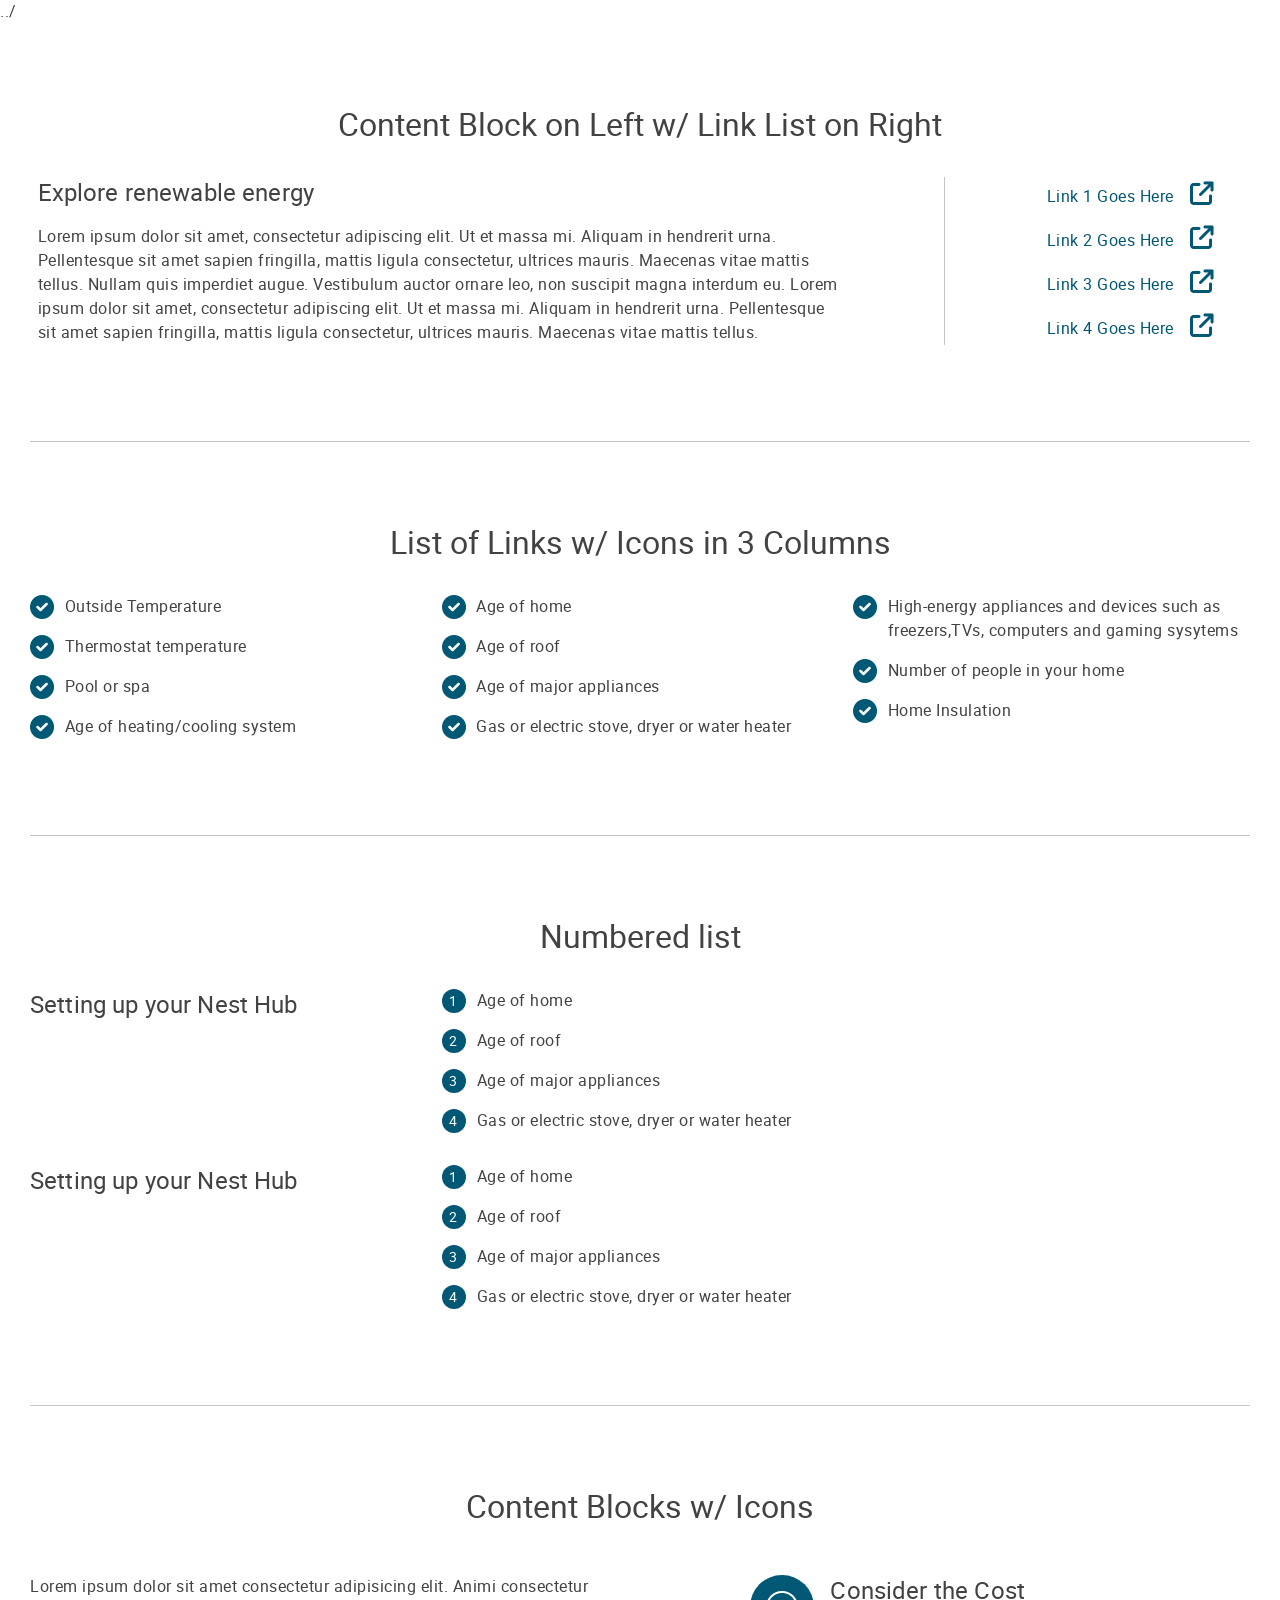
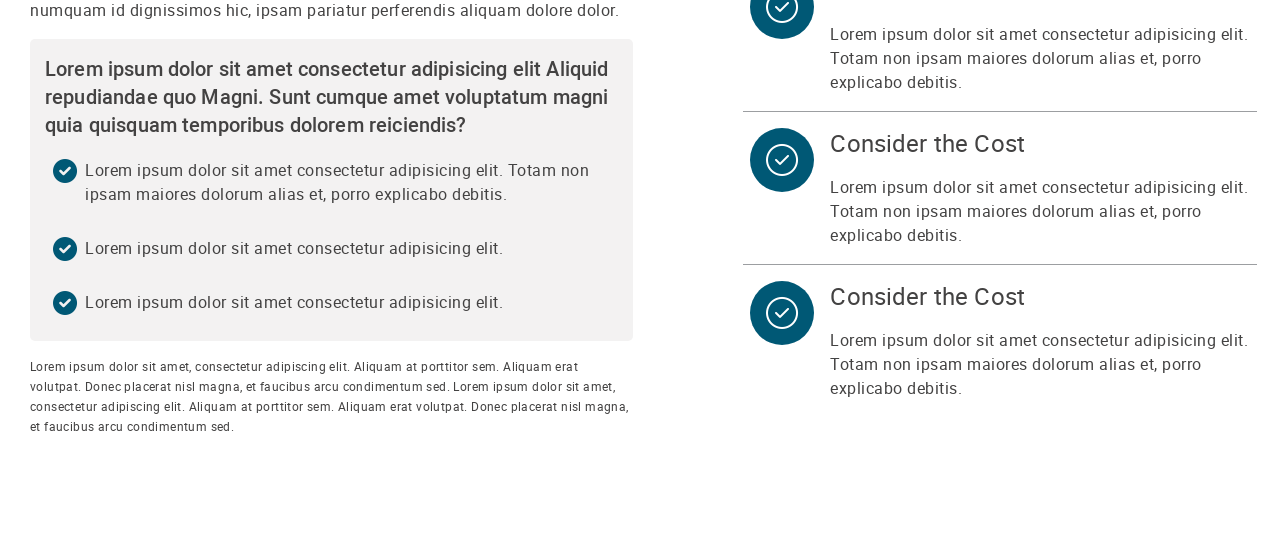
<file: demos/link-list/index.html>
../<!doctype html><html lang="en"><head><meta charset="UTF-8"/><meta http-equiv="X-UA-Compatible" content="IE=edge"/><meta name="viewport" content="width=device-width,initial-scale=1"/><title>List of Links</title><link rel="stylesheet" href="../../assets/styles/main.css"/><link rel="stylesheet" href="../../assets/styles/custom-icons.css"/><link rel="stylesheet" href="../../assets/styles/fontawesome.css"/><link rel="stylesheet" href="../../assets/styles/regular.css"/></head><body><section class="bdr-bottom"><div class="container bdr-clr--secondary-light-3"><div class="row"><div class="col fs--text-center"><h2>Content Block on Left w/ Link List on Right</h2></div></div><div class="row text-block-with-link-list col--v-align-center"><div class="col--left"><h3>Explore renewable energy</h3><p>Lorem ipsum dolor sit amet, consectetur adipiscing elit. Ut et massa mi. Aliquam in hendrerit urna. Pellentesque sit amet sapien fringilla, mattis ligula consectetur, ultrices mauris. Maecenas vitae mattis tellus. Nullam quis imperdiet augue. Vestibulum auctor ornare leo, non suscipit magna interdum eu. Lorem ipsum dolor sit amet, consectetur adipiscing elit. Ut et massa mi. Aliquam in hendrerit urna. Pellentesque sit amet sapien fringilla, mattis ligula consectetur, ultrices mauris. Maecenas vitae mattis tellus.</p></div><div class="col--right"><ul class="fs--link-list"><li><a class="icon-right" href="#"><i class="icon-md fak fa-arrow-up-right-from-square-solid"></i>Link 1 Goes Here</a></li><li><a class="icon-right" href="#"><i class="icon-md fak fa-arrow-up-right-from-square-solid"></i>Link 2 Goes Here</a></li><li><a class="icon-right" href="#"><i class="icon-md fak fa-arrow-up-right-from-square-solid"></i>Link 3 Goes Here</a></li><li><a class="icon-right" href="#"><i class="icon-md fak fa-arrow-up-right-from-square-solid"></i>Link 4 Goes Here</a></li></ul></div></div></div></section><section class="bdr-bottom"><div class="container bdr-clr--secondary-light-3"><div class="row"><div class="col fs--text-center"><h2>List of Links w/ Icons in 3 Columns</h2></div><div class="col--md-odd-3"><ul class="fs--link-list"><li><i class="icon-md clr--tertiary-base fak fa-circle-check-solid"></i>Outside Temperature</li><li><i class="icon-md clr--tertiary-base fak fa-circle-check-solid"></i>Thermostat temperature</li><li><i class="icon-md clr--tertiary-base fak fa-circle-check-solid"></i>Pool or spa</li><li><i class="icon-md clr--tertiary-base fak fa-circle-check-solid"></i>Age of heating/cooling system</li></ul></div><div class="col--md-odd-3 mg-t--sm-0"><ul class="fs--link-list"><li><i class="icon-md clr--tertiary-base fak fa-circle-check-solid"></i>Age of home</li><li><i class="icon-md clr--tertiary-base fak fa-circle-check-solid"></i>Age of roof</li><li><i class="icon-md clr--tertiary-base fak fa-circle-check-solid"></i>Age of major appliances</li><li><i class="icon-md clr--tertiary-base fak fa-circle-check-solid"></i>Gas or electric stove, dryer or water heater</li></ul></div><div class="col--md-odd-3 mg-t--sm-0"><ul class="fs--link-list"><li><i class="icon-md clr--tertiary-base fak fa-circle-check-solid"></i>High-energy appliances and devices such as freezers,TVs, computers and gaming sysytems</li><li><i class="icon-md clr--tertiary-base fak fa-circle-check-solid"></i>Number of people in your home</li><li><i class="icon-md clr--tertiary-base fak fa-circle-check-solid"></i>Home Insulation</li></ul></div></div></div></section><section class="bdr-bottom"><div class="container bdr-clr--secondary-light-3"><div class="row"><div class="col fs--text-center"><h2>Numbered list</h2></div><div class="col--md-3 col--lg-4"><h3>Setting up your Nest Hub</h3></div><div class="col--md-5 col--lg-8 mg-t--sm-0"><ul class="fs--link-list numbered-list"><li>Age of home</li><li>Age of roof</li><li>Age of major appliances</li><li>Gas or electric stove, dryer or water heater</li></ul></div></div><div class="row"><div class="col--md-3 col--lg-4"><h3>Setting up your Nest Hub</h3></div><div class="col--md-5 col--lg-8 mg-t--sm-0"><ul class="fs--link-list numbered-list"><li>Age of home</li><li>Age of roof</li><li>Age of major appliances</li><li>Gas or electric stove, dryer or water heater</li></ul></div></div></div></section><section><div class="container"><div class="row"><div class="col fs--text-center"><h2>Content Blocks w/ Icons</h2></div><div class="col--lg-6"><div class="row"><div class="col"><p>Lorem ipsum dolor sit amet consectetur adipisicing elit. Animi consectetur numquam id dignissimos hic, ipsam pariatur perferendis aliquam dolore dolor.</p></div></div><div class="row bg--secondary-light-2 bdr-rad--25"><div class="col"><h4 class="fw--semibold">Lorem ipsum dolor sit amet consectetur adipisicing elit Aliquid repudiandae quo Magni. Sunt cumque amet voluptatum magni quia quisquam temporibus dolorem reiciendis?</h4><ul class="fa-ul"><li><span class="fa-li"><i class="icon-md clr--tertiary-base fak fa-circle-check-solid"></i></span>Lorem ipsum dolor sit amet consectetur adipisicing elit. Totam non ipsam maiores dolorum alias et, porro explicabo debitis.</li><li><span class="fa-li"><i class="icon-md clr--tertiary-base fak fa-circle-check-solid"></i></span>Lorem ipsum dolor sit amet consectetur adipisicing elit.</li><li><span class="fa-li"><i class="icon-md clr--tertiary-base fak fa-circle-check-solid"></i></span>Lorem ipsum dolor sit amet consectetur adipisicing elit.</li></ul></div></div><div class="row"><div class="col"><p class="p-3 clr--g">Lorem ipsum dolor sit amet, consectetur adipiscing elit. Aliquam at porttitor sem. Aliquam erat volutpat. Donec placerat nisl magna, et faucibus arcu condimentum sed. Lorem ipsum dolor sit amet, consectetur adipiscing elit. Aliquam at porttitor sem. Aliquam erat volutpat. Donec placerat nisl magna, et faucibus arcu condimentum sed.</p></div></div></div><div class="col--lg-5 col--lg-1-push"><div class="row"><div class="col"><div class="icon-lft-text-rgt"><div class="left"><i class="icon-lg fak fa-circle-check-light bg--tertiary-base"></i></div><div class="right"><h3>Consider the Cost</h3><p>Lorem ipsum dolor sit amet consectetur adipisicing elit. Totam non ipsam maiores dolorum alias et, porro explicabo debitis.</p></div></div></div><hr class="bg--gray-disabled"/><div class="col"><div class="icon-lft-text-rgt"><div class="left"><i class="icon-lg fak fa-circle-check-light bg--tertiary-base"></i></div><div class="right"><h3>Consider the Cost</h3><p>Lorem ipsum dolor sit amet consectetur adipisicing elit. Totam non ipsam maiores dolorum alias et, porro explicabo debitis.</p></div></div></div><hr class="bg--gray-disabled"/><div class="col"><div class="icon-lft-text-rgt"><div class="left"><i class="icon-lg fak fa-circle-check-light bg--tertiary-base"></i></div><div class="right"><h3>Consider the Cost</h3><p>Lorem ipsum dolor sit amet consectetur adipisicing elit. Totam non ipsam maiores dolorum alias et, porro explicabo debitis.</p></div></div></div></div></div></div></div></section></body></html>
</file>
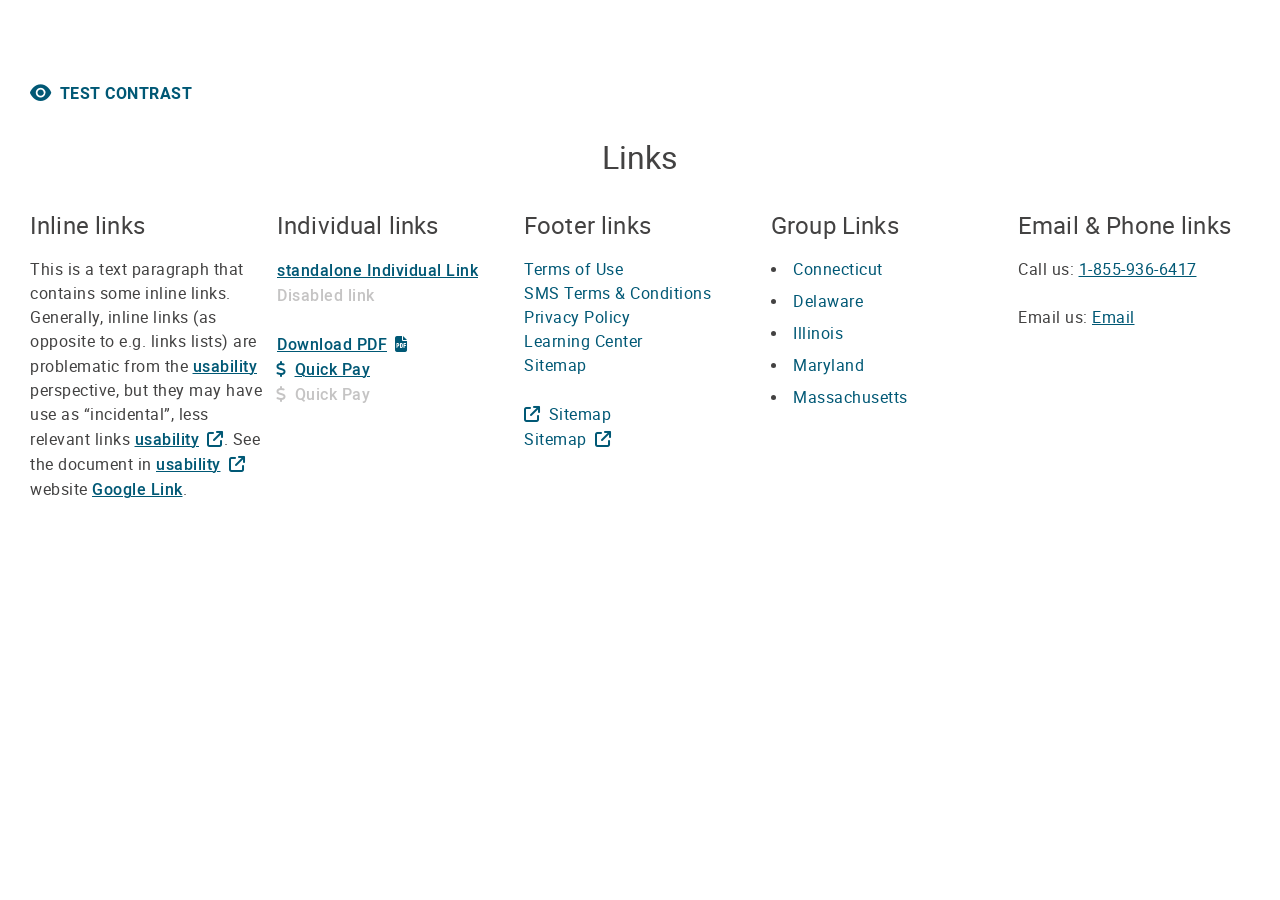
<file: demos/links/index.html>
<!doctype html><html lang="en"><head><meta charset="UTF-8"/><meta http-equiv="X-UA-Compatible" content="IE=edge"/><meta name="viewport" content="width=device-width,initial-scale=1"/><link rel="stylesheet" href="../../assets/styles/main.css"/><link rel="stylesheet" href="../../assets/styles/custom-icons.css"/><link rel="stylesheet" href="../../assets/styles/fontawesome.css"/><link rel="stylesheet" href="../../assets/styles/regular.css"/><link rel="icon" href="../../assets/images/favicon.ico"><script src="../links/index.html.js" defer="defer"></script><title>Links</title></head><body><section><div class="container"><div class="row"><div class="col"><p><button class="btn--tertiary" id="contrast"><i class="fak fa-eye-solid"></i>Test Contrast</button></p></div><div class="col fs--text-center"><h2>Links</h2></div></div><div class="row even-5--md"><div class="col--md-1"><h3>Inline links</h3><p>This is a text paragraph that contains some inline links. Generally, inline links (as opposite to e.g. links lists) are problematic from the <a href="#">usability</a> perspective, but they may have use as &#8220;incidental&#8221;, less relevant links <a href="#">usability<i class="fak fa-arrow-up-right-from-square-solid"></i></a>. See the document in <a href="#" class="icon-right"><i class="fak fa-arrow-up-right-from-square-solid"></i>usability</a> website <cite><a href="#">Google Link</a></cite>.</p></div><div class="col--md-1"><h3>Individual links</h3><p><a href="#">standalone Individual Link</a><br/><a href="#" disabled="disabled">Disabled link</a></p><p><a href="#">Download PDF<i class="fak fa-filed-pdf-solid"></i></a><br/><a href="#" class="icon-left"><i class="fak fa-rate-dollar-solid"></i>Quick Pay</a><br/><a href="#" class="icon-left" disabled="disabled"><i class="fak fa-rate-dollar-solid"></i>Quick Pay</a></p></div><div class="col--md-1"><h3>Footer links</h3><ul class="mg-l--0"><li><a href="#">Terms of Use</a></li><li><a href="#">SMS Terms &amp; Conditions</a></li><li><a href="#">Privacy Policy</a></li><li><a href="#">Learning Center</a></li><li><a href="#">Sitemap</a></li><li>&nbsp;</li><li><a href="#" class="icon-left"><i class="fak fa-arrow-up-right-from-square-solid icon-left"></i>Sitemap</a></li><li><a href="#">Sitemap<i class="fak fa-arrow-up-right-from-square-solid"></i></a></li></ul></div><div class="col--md-1"><h3>Group Links</h3><ul class="mg-l--0 fs--bulleted-list"><li><a href="#">Connecticut</a></li><li><a href="#">Delaware</a></li><li><a href="#">Illinois</a></li><li><a href="#">Maryland</a></li><li><a href="#">Massachusetts</a></li></ul></div><div class="col--md-1"><h3>Email & Phone links</h3><p>Call us: <a href="tel:">1-855-936-6417</a></p><p>Email us: <a href="mailto:">Email</a></p></div></div></div></section></body></html>
</file>
<file: assets/styles/main.css>
﻿:root{--primary-base: hsl(19, 100%, 50%);--primary-light-1: hsl(15, 75%, 97%);--primary-light-2: hsl(19, 100%, 70%);--primary-light-3: hsl(19, 100%, 61%);--primary-dark-1: hsl(19, 100%, 39%);--primary-dark-2: hsl(19, 100%, 30%);--secondary-base: hsl(0, 1%, 26%);--secondary-light-1: hsl(0, 0%, 98%);--secondary-light-2: hsl(0, 4%, 95%);--secondary-light-3: hsl(0, 1%, 77%);--secondary-dark-1: hsl(0, 0%, 58%);--secondary-dark-2: hsl(0, 0%, 40%);--tertiary-base: hsl(195, 100%, 23%);--tertiary-light-1: hsl(200, 24%, 93%);--tertiary-light-2: hsl(195, 100%, 29%);--tertiary-light-3: hsl(195, 100%, 39%);--tertiary-dark-1: hsl(195, 100%, 12%);--tertiary-dark-2: hsl(195, 100%, 18%);--white-base: hsl(0, 0%, 100%);--black-base: hsl(0, 0%, 0%);--success-element: hsl(140, 100%, 27%);--success-text: hsl(133, 61%, 19%);--success-background: hsl(134, 41%, 88%);--warning-element: hsl(35, 97%, 57%);--warning-text: hsl(45, 94%, 27%);--warning-background: hsl(46, 100%, 90%);--error-element: hsl(9, 100%, 37%);--error-text: hsl(354, 61%, 28%);--error-background: hsl(355, 70%, 91%);--info-element: hsl(195, 100%, 23%);--info-text: hsl(195, 100%, 23%);--info-background: hsl(200, 24%, 93%);--dropshadow-1: 0 1px 1px 0 rgba(0, 0, 0, 0.14), 0 2px 1px 0 rgba(0, 0, 0, 0.12), 0 1px 3px 0 rgba(0, 0, 0, 0.2);--dropshadow-2: 0 8px 10px 0 rgba(0, 0, 0, 0.14), 0 3px 14px 0 rgba(0, 0, 0, 0.12), 0 5px 5px 0 rgba(0, 0, 0, 0.2);--dropshadow-3: 0 9px 12px 0 rgba(0, 0, 0, 0.14), 0 3px 16px 0 rgba(0, 0, 0, 0.12), 0 5px 6px 0 rgba(0, 0, 0, 0.2);--dropshadow-4: 0 16px 24px 0 rgba(0, 0, 0, 0.14), 0 6px 30px 0 rgba(0, 0, 0, 0.12), 0 8px 10px 0 rgba(0, 0, 0, 0.2);--sect--top-pd--sm: 4.8rem;--sect--top-pd--md: 4.8rem;--sect--top-pd--lg: 8rem;--sect--top-pd--xl: 8rem;--sect--btm-pd--sm: 4.8rem;--sect--btm-pd--md: 4.8rem;--sect--btm-pd--lg: 8rem;--sect--btm-pd--xl: 8rem;--sect-bg--top-pd--sm: 4.8rem;--sect-bg--top-pd--md: 4.8rem;--sect-bg--top-pd--lg: 8rem;--sect-bg--top-pd--xl: 8rem;--sect-bg--btm-pd--sm: 4.8rem;--sect-bg--btm-pd--md: 4.8rem;--sect-bg--btm-pd--lg: 8rem;--sect-bg--btm-pd--xl: 8rem;--sect-top-curv--top-pd--sm: 4.8rem;--sect-top-curv--top-pd--md: 4.8rem;--sect-top-curv--top-pd--lg: 4.8rem;--sect-top-curv--top-pd--xl: 4.8rem;--sect-top-curv--btm-pd--sm: 4.8rem;--sect-top-curv--btm-pd--md: 4.8rem;--sect-top-curv--btm-pd--lg: 8rem;--sect-top-curv--btm-pd--xl: 8rem;--sect-btm-curv--top-pd--sm: 4.8rem;--sect-btm-curv--top-pd--md: 4.8rem;--sect-btm-curv--top-pd--lg: 8rem;--sect-btm-curv--top-pd--xl: 8rem;--sect-btm-curv--btm-pd--sm: 4.8rem;--sect-btm-curv--btm-pd--md: 4.8rem;--sect-btm-curv--btm-pd--lg: 4.8rem;--sect-btm-curv--btm-pd--xl: 4.8rem;--gutter-sm: 0.75rem;--gutter-md: 0.75rem;--gutter-lg: 0.75rem;--gutter-xl: 0.75rem;--col-top-mg--sm: 1.6rem;--col-top-mg--md: 1.6rem;--col-top-mg--lg: 1.6rem;--col-top-mg--xl: 1.6rem;--col-btm-mg--sm: 1.6rem;--col-btm-mg--md: 1.6rem;--col-btm-mg--lg: 1.6rem;--col-btm-mg--xl: 1.6rem;--h-1--sm: 3.4rem/4rem Roboto, sans-serif;--h-1--md: 3.4rem/4rem Roboto, sans-serif;--h-1--lg: 4.8rem/5.6rem Roboto, sans-serif;--h-1--xl: 4.8rem/5.6rem Roboto, sans-serif;--h-1--ltr-spc--sm: 0rem;--h-1--ltr-spc--md: 0rem;--h-1--ltr-spc--lg: 0rem;--h-1--ltr-spc--xl: 0rem;--h-1--bd-txt-spc--sm: 3.2rem;--h-1--bd-txt-spc--md: 3.2rem;--h-1--bd-txt-spc--lg: 3.2rem;--h-1--bd-txt-spc--xl: 3.2rem;--h-2--sm: 2.4rem/3.2rem Roboto, sans-serif;--h-2--md: 2.4rem/3.2rem Roboto, sans-serif;--h-2--lg: 3.2rem/4rem Roboto, sans-serif;--h-2--xl: 3.2rem/4rem Roboto, sans-serif;--h-2--ltr-spc--sm: 0rem;--h-2--ltr-spc--md: 0rem;--h-2--ltr-spc--lg: 0rem;--h-2--ltr-spc--xl: 0rem;--h-2--bd-txt-spc--sm: 1.6rem;--h-2--bd-txt-spc--md: 1.6rem;--h-2--bd-txt-spc--lg: 1.6rem;--h-2--bd-txt-spc--xl: 1.6rem;--h-3--sm: 2rem/2.8rem Roboto, sans-serif;--h-3--md: 2rem/2.8rem Roboto, sans-serif;--h-3--lg: 2.4rem/3.2rem Roboto, sans-serif;--h-3--xl: 2.4rem/3.2rem Roboto, sans-serif;--h-3--ltr-spc--sm: 0.015rem;--h-3--ltr-spc--md: 0.015rem;--h-3--ltr-spc--lg: 0.015rem;--h-3--ltr-spc--xl: 0.015rem;--h-3--bd-txt-spc--sm: 1.6rem;--h-3--bd-txt-spc--md: 1.6rem;--h-3--bd-txt-spc--lg: 1.6rem;--h-3--bd-txt-spc--xl: 1.6rem;--h-4--sm: 1.8rem/2.6rem Roboto, sans-serif;--h-4--md: 1.8rem/2.6rem Roboto, sans-serif;--h-4--lg: 2rem/2.8rem Roboto, sans-serif;--h-4--xl: 2rem/2.8rem Roboto, sans-serif;--h-4--ltr-spc--sm: 0.015rem;--h-4--ltr-spc--md: 0.015rem;--h-4--ltr-spc--lg: 0.015rem;--h-4--ltr-spc--xl: 0.015rem;--h-4--bd-txt-spc--sm: 1.6rem;--h-4--bd-txt-spc--md: 1.6rem;--h-4--bd-txt-spc--lg: 1.6rem;--h-4--bd-txt-spc--xl: 1.6rem;--h-5--sm: 1.6rem/2.4rem Roboto, sans-serif;--h-5--md: 1.6rem/2.4rem Roboto, sans-serif;--h-5--lg: 1.8rem/2.6rem Roboto, sans-serif;--h-5--xl: 1.8rem/2.6rem Roboto, sans-serif;--h-5--ltr-spc--sm: 0.015rem;--h-5--ltr-spc--md: 0.015rem;--h-5--ltr-spc--lg: 0.015rem;--h-5--ltr-spc--xl: 0.015rem;--h-6--sm: 1.4rem/2rem Roboto, sans-serif;--h-6--md: 1.4rem/2rem Roboto, sans-serif;--h-6--lg: 1.4rem/2rem Roboto, sans-serif;--h-6--xl: 1.4rem/2rem Roboto, sans-serif;--h-6--ltr-spc--sm: 0.01rem;--h-6--ltr-spc--md: 0.01rem;--h-6--ltr-spc--lg: 0.01rem;--h-6--ltr-spc--xl: 0.01rem;--p-1--sm: 1.6rem/2.4rem Roboto, sans-serif;--p-1--md: 1.6rem/2.4rem Roboto, sans-serif;--p-1--lg: 1.6rem/2.4rem Roboto, sans-serif;--p-1--xl: 1.6rem/2.4rem Roboto, sans-serif;--p-1--ltr-spc--sm: 0.05rem;--p-1--ltr-spc--md: 0.05rem;--p-1--ltr-spc--lg: 0.05rem;--p-1--ltr-spc--xl: 0.05rem;--p-1--spacing--sm: 2.4rem;--p-1--spacing--md: 2.4rem;--p-1--spacing--lg: 2.4rem;--p-1--spacing--xl: 2.4rem;--p-2--sm: 1.4rem/2rem Roboto, sans-serif;--p-2--md: 1.4rem/2rem Roboto, sans-serif;--p-2--lg: 1.4rem/2.2rem Roboto, sans-serif;--p-2--xl: 1.4rem/2.2rem Roboto, sans-serif;--p-2--ltr-spc--sm: 0.025rem;--p-2--ltr-spc--md: 0.025rem;--p-2--ltr-spc--lg: 0.025rem;--p-2--ltr-spc--xl: 0.025rem;--p-2--spacing--sm: 2.4rem;--p-2--spacing--md: 2.4rem;--p-2--spacing--lg: 2.4rem;--p-2--spacing--xl: 2.4rem;--p-3--sm: 1.2rem/1.8rem Roboto, sans-serif;--p-3--md: 1.2rem/1.8rem Roboto, sans-serif;--p-3--lg: 1.2rem/2rem Roboto, sans-serif;--p-3--xl: 1.2rem/2rem Roboto, sans-serif;--p-3--ltr-spc--sm: 0.025rem;--p-3--ltr-spc--md: 0.025rem;--p-3--ltr-spc--lg: 0.04rem;--p-3--ltr-spc--xl: 0.04rem;--p-3--spacing--sm: 2.4rem;--p-3--spacing--md: 2.4rem;--p-3--spacing--lg: 2.4rem;--p-3--spacing--xl: 2.4rem;--max-content-width--sm: 540px;--max-content-width--md: 800px;--max-content-width--lg: 1236px;--max-content-width--xl: 1440px;--container--gutter--sm: var(--gutter-sm);--container--gutter--md: var(--gutter-md);--container--gutter--lg: var(--gutter-lg);--container--gutter--xl: var(--gutter-xl);--text-indent--sm: 2.4rem;--text-indent--md: 2.4rem;--text-indent--lg: 2.4rem;--text-indent--xl: 2.4rem;--font-weight--regular: 400;--font-weight--medium: 500;--font-stack: Roboto, sans-serif;--list-item-spacing-s--sm: 0.8rem;--list-item-spacing-s--md: 0.8rem;--list-item-spacing-s--lg: 0.8rem;--list-item-spacing-s--xl: 0.8rem;--list-item-spacing-m--sm: 1.6rem;--list-item-spacing-m--md: 1.6rem;--list-item-spacing-m--lg: 1.6rem;--list-item-spacing-m--xl: 1.6rem;--list-item-spacing-l--sm: 1.6rem;--list-item-spacing-l--md: 1.6rem;--list-item-spacing-l--lg: 1.6rem;--list-item-spacing-l--xl: 1.6rem;--border-radius-25: 0.5rem;--border-radius-50: 0.8rem;--border-radius-75: 1.2rem;--border-radius-100: 1.6rem;--icon--margin--sm: 0.8rem;--icon--margin--md: 1rem;--icon--margin--lg: 1.6rem;--icon--size--sm: 1.6rem;--icon--size--md: 2.4rem;--icon--size--lg: 3.2rem;--icon--size-with-background--sm: calc(var(--icon--size--sm) * 2);--icon--size-with-background--md: calc(var(--icon--size--md) * 2);--icon--size-with-background--lg: calc(var(--icon--size--lg) * 2)}*,*::before,*::after{padding:0;margin:0;line-height:inherit;text-decoration:inherit;letter-spacing:inherit;font-family:inherit;font-weight:inherit;font-style:inherit;font-size:inherit;color:inherit;box-sizing:border-box;border-width:0}html{height:100%;-webkit-text-size-adjust:100%;-moz-tab-size:4;tab-size:4;font-size:62.5%}body{overflow-x:hidden;overflow-y:scroll;min-width:320px;height:100%;font-family:Helvetica,Arial,sans-serif;text-align:left;font-weight:normal;font-style:normal}article,aside,figcaption,figure,footer,header,hgroup,main,nav,section{display:block}body[data-mouse-active] :focus:not(input):not(textarea):not(select){outline:none}p,h1,h2,h3,h4,h5,h6,ol,ul,dl,pre,img,main,form,table,input,label,audio,video,select,figure,canvas,output,address,h-scroll,textarea,fieldset,blockquote{display:block}p:last-child,h1:last-child,h2:last-child,h3:last-child,h4:last-child,h5:last-child,h6:last-child,ol:last-child,ul:last-child,dl:last-child,li:last-child,pre:last-child,hr:last-child,img:last-child,form:last-child,table:last-child,label:last-child,input:last-child,audio:last-child,video:last-child,select:last-child,figure:last-child,canvas:last-child,output:last-child,address:last-child,h-scroll:last-child,fieldset:last-child,textarea:last-child,blockquote:last-child{margin-bottom:0}hr{width:100%;height:1px;background-color:#9c9ea1;border:none}img{max-width:100%;margin-left:auto;margin-right:auto;border:none}figure.cover img{width:100%;height:100%;object-fit:cover}figure.cover.compatible{background-size:cover;background-position:center;background-repeat:no-repeat}video{max-width:100%;margin-left:auto;margin-right:auto;border:1px solid #9c9ea1;cursor:pointer}button,[type=button],[type=reset],[type=submit]{-webkit-appearance:button;text-align:left;background:rgba(0,0,0,0);background-image:none;border:none}button:not([disabled]),input[type=button]:not([disabled]),input[type=submit]:not([disabled]),input[type=reset]:not([disabled]){cursor:pointer}button:active,input[type=button]:active,input[type=submit]:active,input[type=reset]:active{color:inherit}button,select{text-transform:none}[hidden]{display:none}textarea{resize:vertical}table{text-indent:0;border-color:inherit;border-collapse:collapse}ol,ul,menu,dir{list-style:none;padding:0}body,p,ol,ul,dl,pre,menu,dir,address,blockquote{font:var(--p-1--sm);letter-spacing:var(--p-1--ltr-spc--sm);margin-bottom:var(--p-1--spacing--sm)}menu,dir,ol,ul,dl,dd,pre,address,blockquote{margin-left:var(--text-indent--sm)}table{margin-bottom:var(--p-1--spacing--sm)}@media(min-width: 768px){body,p,ol,ul,dl,pre,menu,dir,address,blockquote{font:var(--p-1--sm);letter-spacing:var(--p-1--ltr-spc--sm);margin-bottom:var(--p-1--spacing--sm)}menu,dir,ol,ul,dl,dd,pre,address,blockquote{margin-left:var(--text-indent--md)}table{margin-bottom:var(--p-1--spacing--md)}}@media(min-width: 992px){body,p,ol,ul,dl,pre,menu,dir,address,blockquote{font:var(--p-1--lg);letter-spacing:var(--p-1--ltr-spc--lg);margin-bottom:var(--p-1--spacing--lg)}menu,dir,ol,ul,dl,dd,pre,address,blockquote{margin-left:var(--text-indent--lg)}table{margin-bottom:var(--p-1--spacing--lg)}}@media(min-width: 1900px){body,p,ol,ul,dl,pre,menu,dir,address,blockquote{font:var(--p-1--xl);letter-spacing:var(--p-1--ltr-spc--xl);margin-bottom:var(--p-1--spacing--xl)}menu,dir,ol,ul,dl,dd,pre,address,blockquote{margin-left:var(--text-indent--xl)}table{margin-bottom:var(--p-1--spacing--xl)}}blockquote{margin-top:var(--p-1--spacing--sm)}dt{font-weight:500}ul li{list-style-position:inside}h1:last-child,.h-1:last-child,h2:last-child,.h-2:last-child,h3:last-child,.h-3:last-child,h4:last-child,.h-4:last-child,h5:last-child,.h-5:last-child,h6:last-child,.h-6:last-child{margin-bottom:0}:root{--heading-color: var(--seconadary-base);--heading--on-dark-background: var(--white-base);--heading--on-light-background: var(--secondary-base);--heading--on-error-background: var(--error-text);--heading--on-success-background: var(--success-text);--heading--on-info-background: var(--info-text);--heading--on-warning-background: var(--warning-text);--body-text--color: var(--secondary-base);--body-text--light-color: var(--secondary-base);--body-text--on-dark-background: var(--white-base);--body-text--on-light-background: var(--secondary-base);--body-text--on-error-background: var(--error-text);--body-text--on-success-background: var(--success-text);--body-text--on-info-background: var(--info-text);--body-text--on-warning-background: var(--warning-text)}body,p,ol,ul,dl,pre,menu,dir,address,blockquote{color:var(--body-text--color)}blockquote>*{color:var(--body-text--light-color)}dd{color:var(--body-text--light-color)}address,h1,.h-1,h2,.h-2{color:var(--heading-color)}[class*=bg--primary]:not([class*=light-]) hr,[class*=bg--secondary]:not([class*=light-]) hr{background-color:var(--body-text--on-dark-background)}body[class*=bg--primary-base],section[class*=bg--primary-base]{color:var(--body-text--on-dark-background)}[class*=bg--primary-base] h3,[class*=bg--primary-base] .h-3,[class*=bg--primary-base] h4,[class*=bg--primary-base] .h-4,[class*=bg--primary-base] h5,[class*=bg--primary-base] .h-5,[class*=bg--primary-base] h6,[class*=bg--primary-base] .h-6,[class*=bg--primary-base] .p-1,[class*=bg--primary-base] .p-2,[class*=bg--primary-base] .p-3,[class*=bg--primary-base] p,[class*=bg--primary-base] ol,[class*=bg--primary-base] ul,[class*=bg--primary-base] dl,[class*=bg--primary-base] dd,[class*=bg--primary-base] dt,[class*=bg--primary-base] pre,[class*=bg--primary-base] menu,[class*=bg--primary-base] dir,[class*=bg--primary-base] address,[class*=bg--primary-base] blockquote{color:var(--body-text--on-dark-background)}h3[class*=bg--primary-base],.h-3[class*=bg--primary-base],h4[class*=bg--primary-base],.h-4[class*=bg--primary-base],h5[class*=bg--primary-base],.h-5[class*=bg--primary-base],h6[class*=bg--primary-base],.h-6[class*=bg--primary-base],.p-1[class*=bg--primary-base],.p-2[class*=bg--primary-base],.p-3[class*=bg--primary-base],p[class*=bg--primary-base],ol[class*=bg--primary-base],ul[class*=bg--primary-base],dl[class*=bg--primary-base],dt[class*=bg--primary-base],dd[class*=bg--primary-base],pre[class*=bg--primary-base],menu[class*=bg--primary-base],dir[class*=bg--primary-base],address[class*=bg--primary-base],blockquote[class*=bg--primary-base]{color:var(--body-text--on-dark-background)}body[class*=bg--primary-light-1],section[class*=bg--primary-light-1]{color:var(--body-text--on-light-background)}[class*=bg--primary-light-1] h3,[class*=bg--primary-light-1] .h-3,[class*=bg--primary-light-1] h4,[class*=bg--primary-light-1] .h-4,[class*=bg--primary-light-1] h5,[class*=bg--primary-light-1] .h-5,[class*=bg--primary-light-1] h6,[class*=bg--primary-light-1] .h-6,[class*=bg--primary-light-1] .p-1,[class*=bg--primary-light-1] .p-2,[class*=bg--primary-light-1] .p-3,[class*=bg--primary-light-1] p,[class*=bg--primary-light-1] ol,[class*=bg--primary-light-1] ul,[class*=bg--primary-light-1] dl,[class*=bg--primary-light-1] dd,[class*=bg--primary-light-1] dt,[class*=bg--primary-light-1] pre,[class*=bg--primary-light-1] menu,[class*=bg--primary-light-1] dir,[class*=bg--primary-light-1] address,[class*=bg--primary-light-1] blockquote{color:var(--body-text--on-light-background)}h3[class*=bg--primary-light-1],.h-3[class*=bg--primary-light-1],h4[class*=bg--primary-light-1],.h-4[class*=bg--primary-light-1],h5[class*=bg--primary-light-1],.h-5[class*=bg--primary-light-1],h6[class*=bg--primary-light-1],.h-6[class*=bg--primary-light-1],.p-1[class*=bg--primary-light-1],.p-2[class*=bg--primary-light-1],.p-3[class*=bg--primary-light-1],p[class*=bg--primary-light-1],ol[class*=bg--primary-light-1],ul[class*=bg--primary-light-1],dl[class*=bg--primary-light-1],dt[class*=bg--primary-light-1],dd[class*=bg--primary-light-1],pre[class*=bg--primary-light-1],menu[class*=bg--primary-light-1],dir[class*=bg--primary-light-1],address[class*=bg--primary-light-1],blockquote[class*=bg--primary-light-1]{color:var(--body-text--on-light-background)}body[class*=bg--primary-light-2],section[class*=bg--primary-light-2]{color:var(--body-text--on-dark-background)}[class*=bg--primary-light-2] h3,[class*=bg--primary-light-2] .h-3,[class*=bg--primary-light-2] h4,[class*=bg--primary-light-2] .h-4,[class*=bg--primary-light-2] h5,[class*=bg--primary-light-2] .h-5,[class*=bg--primary-light-2] h6,[class*=bg--primary-light-2] .h-6,[class*=bg--primary-light-2] .p-1,[class*=bg--primary-light-2] .p-2,[class*=bg--primary-light-2] .p-3,[class*=bg--primary-light-2] p,[class*=bg--primary-light-2] ol,[class*=bg--primary-light-2] ul,[class*=bg--primary-light-2] dl,[class*=bg--primary-light-2] dd,[class*=bg--primary-light-2] dt,[class*=bg--primary-light-2] pre,[class*=bg--primary-light-2] menu,[class*=bg--primary-light-2] dir,[class*=bg--primary-light-2] address,[class*=bg--primary-light-2] blockquote{color:var(--body-text--on-dark-background)}h3[class*=bg--primary-light-2],.h-3[class*=bg--primary-light-2],h4[class*=bg--primary-light-2],.h-4[class*=bg--primary-light-2],h5[class*=bg--primary-light-2],.h-5[class*=bg--primary-light-2],h6[class*=bg--primary-light-2],.h-6[class*=bg--primary-light-2],.p-1[class*=bg--primary-light-2],.p-2[class*=bg--primary-light-2],.p-3[class*=bg--primary-light-2],p[class*=bg--primary-light-2],ol[class*=bg--primary-light-2],ul[class*=bg--primary-light-2],dl[class*=bg--primary-light-2],dt[class*=bg--primary-light-2],dd[class*=bg--primary-light-2],pre[class*=bg--primary-light-2],menu[class*=bg--primary-light-2],dir[class*=bg--primary-light-2],address[class*=bg--primary-light-2],blockquote[class*=bg--primary-light-2]{color:var(--body-text--on-dark-background)}body[class*=bg--primary-light-3],section[class*=bg--primary-light-3]{color:var(--body-text--on-dark-background)}[class*=bg--primary-light-3] h3,[class*=bg--primary-light-3] .h-3,[class*=bg--primary-light-3] h4,[class*=bg--primary-light-3] .h-4,[class*=bg--primary-light-3] h5,[class*=bg--primary-light-3] .h-5,[class*=bg--primary-light-3] h6,[class*=bg--primary-light-3] .h-6,[class*=bg--primary-light-3] .p-1,[class*=bg--primary-light-3] .p-2,[class*=bg--primary-light-3] .p-3,[class*=bg--primary-light-3] p,[class*=bg--primary-light-3] ol,[class*=bg--primary-light-3] ul,[class*=bg--primary-light-3] dl,[class*=bg--primary-light-3] dd,[class*=bg--primary-light-3] dt,[class*=bg--primary-light-3] pre,[class*=bg--primary-light-3] menu,[class*=bg--primary-light-3] dir,[class*=bg--primary-light-3] address,[class*=bg--primary-light-3] blockquote{color:var(--body-text--on-dark-background)}h3[class*=bg--primary-light-3],.h-3[class*=bg--primary-light-3],h4[class*=bg--primary-light-3],.h-4[class*=bg--primary-light-3],h5[class*=bg--primary-light-3],.h-5[class*=bg--primary-light-3],h6[class*=bg--primary-light-3],.h-6[class*=bg--primary-light-3],.p-1[class*=bg--primary-light-3],.p-2[class*=bg--primary-light-3],.p-3[class*=bg--primary-light-3],p[class*=bg--primary-light-3],ol[class*=bg--primary-light-3],ul[class*=bg--primary-light-3],dl[class*=bg--primary-light-3],dt[class*=bg--primary-light-3],dd[class*=bg--primary-light-3],pre[class*=bg--primary-light-3],menu[class*=bg--primary-light-3],dir[class*=bg--primary-light-3],address[class*=bg--primary-light-3],blockquote[class*=bg--primary-light-3]{color:var(--body-text--on-dark-background)}body[class*=bg--primary-dark-1],section[class*=bg--primary-dark-1]{color:var(--body-text--on-dark-background)}[class*=bg--primary-dark-1] h3,[class*=bg--primary-dark-1] .h-3,[class*=bg--primary-dark-1] h4,[class*=bg--primary-dark-1] .h-4,[class*=bg--primary-dark-1] h5,[class*=bg--primary-dark-1] .h-5,[class*=bg--primary-dark-1] h6,[class*=bg--primary-dark-1] .h-6,[class*=bg--primary-dark-1] .p-1,[class*=bg--primary-dark-1] .p-2,[class*=bg--primary-dark-1] .p-3,[class*=bg--primary-dark-1] p,[class*=bg--primary-dark-1] ol,[class*=bg--primary-dark-1] ul,[class*=bg--primary-dark-1] dl,[class*=bg--primary-dark-1] dd,[class*=bg--primary-dark-1] dt,[class*=bg--primary-dark-1] pre,[class*=bg--primary-dark-1] menu,[class*=bg--primary-dark-1] dir,[class*=bg--primary-dark-1] address,[class*=bg--primary-dark-1] blockquote{color:var(--body-text--on-dark-background)}h3[class*=bg--primary-dark-1],.h-3[class*=bg--primary-dark-1],h4[class*=bg--primary-dark-1],.h-4[class*=bg--primary-dark-1],h5[class*=bg--primary-dark-1],.h-5[class*=bg--primary-dark-1],h6[class*=bg--primary-dark-1],.h-6[class*=bg--primary-dark-1],.p-1[class*=bg--primary-dark-1],.p-2[class*=bg--primary-dark-1],.p-3[class*=bg--primary-dark-1],p[class*=bg--primary-dark-1],ol[class*=bg--primary-dark-1],ul[class*=bg--primary-dark-1],dl[class*=bg--primary-dark-1],dt[class*=bg--primary-dark-1],dd[class*=bg--primary-dark-1],pre[class*=bg--primary-dark-1],menu[class*=bg--primary-dark-1],dir[class*=bg--primary-dark-1],address[class*=bg--primary-dark-1],blockquote[class*=bg--primary-dark-1]{color:var(--body-text--on-dark-background)}body[class*=bg--primary-dark-2],section[class*=bg--primary-dark-2]{color:var(--body-text--on-dark-background)}[class*=bg--primary-dark-2] h3,[class*=bg--primary-dark-2] .h-3,[class*=bg--primary-dark-2] h4,[class*=bg--primary-dark-2] .h-4,[class*=bg--primary-dark-2] h5,[class*=bg--primary-dark-2] .h-5,[class*=bg--primary-dark-2] h6,[class*=bg--primary-dark-2] .h-6,[class*=bg--primary-dark-2] .p-1,[class*=bg--primary-dark-2] .p-2,[class*=bg--primary-dark-2] .p-3,[class*=bg--primary-dark-2] p,[class*=bg--primary-dark-2] ol,[class*=bg--primary-dark-2] ul,[class*=bg--primary-dark-2] dl,[class*=bg--primary-dark-2] dd,[class*=bg--primary-dark-2] dt,[class*=bg--primary-dark-2] pre,[class*=bg--primary-dark-2] menu,[class*=bg--primary-dark-2] dir,[class*=bg--primary-dark-2] address,[class*=bg--primary-dark-2] blockquote{color:var(--body-text--on-dark-background)}h3[class*=bg--primary-dark-2],.h-3[class*=bg--primary-dark-2],h4[class*=bg--primary-dark-2],.h-4[class*=bg--primary-dark-2],h5[class*=bg--primary-dark-2],.h-5[class*=bg--primary-dark-2],h6[class*=bg--primary-dark-2],.h-6[class*=bg--primary-dark-2],.p-1[class*=bg--primary-dark-2],.p-2[class*=bg--primary-dark-2],.p-3[class*=bg--primary-dark-2],p[class*=bg--primary-dark-2],ol[class*=bg--primary-dark-2],ul[class*=bg--primary-dark-2],dl[class*=bg--primary-dark-2],dt[class*=bg--primary-dark-2],dd[class*=bg--primary-dark-2],pre[class*=bg--primary-dark-2],menu[class*=bg--primary-dark-2],dir[class*=bg--primary-dark-2],address[class*=bg--primary-dark-2],blockquote[class*=bg--primary-dark-2]{color:var(--body-text--on-dark-background)}body[class*=bg--secondary-base],section[class*=bg--secondary-base]{color:var(--body-text--on-dark-background)}[class*=bg--secondary-base] h3,[class*=bg--secondary-base] .h-3,[class*=bg--secondary-base] h4,[class*=bg--secondary-base] .h-4,[class*=bg--secondary-base] h5,[class*=bg--secondary-base] .h-5,[class*=bg--secondary-base] h6,[class*=bg--secondary-base] .h-6,[class*=bg--secondary-base] .p-1,[class*=bg--secondary-base] .p-2,[class*=bg--secondary-base] .p-3,[class*=bg--secondary-base] p,[class*=bg--secondary-base] ol,[class*=bg--secondary-base] ul,[class*=bg--secondary-base] dl,[class*=bg--secondary-base] dd,[class*=bg--secondary-base] dt,[class*=bg--secondary-base] pre,[class*=bg--secondary-base] menu,[class*=bg--secondary-base] dir,[class*=bg--secondary-base] address,[class*=bg--secondary-base] blockquote{color:var(--body-text--on-dark-background)}h3[class*=bg--secondary-base],.h-3[class*=bg--secondary-base],h4[class*=bg--secondary-base],.h-4[class*=bg--secondary-base],h5[class*=bg--secondary-base],.h-5[class*=bg--secondary-base],h6[class*=bg--secondary-base],.h-6[class*=bg--secondary-base],.p-1[class*=bg--secondary-base],.p-2[class*=bg--secondary-base],.p-3[class*=bg--secondary-base],p[class*=bg--secondary-base],ol[class*=bg--secondary-base],ul[class*=bg--secondary-base],dl[class*=bg--secondary-base],dt[class*=bg--secondary-base],dd[class*=bg--secondary-base],pre[class*=bg--secondary-base],menu[class*=bg--secondary-base],dir[class*=bg--secondary-base],address[class*=bg--secondary-base],blockquote[class*=bg--secondary-base]{color:var(--body-text--on-dark-background)}body[class*=bg--secondary-light-1],section[class*=bg--secondary-light-1]{color:var(--body-text--on-light-background)}[class*=bg--secondary-light-1] h3,[class*=bg--secondary-light-1] .h-3,[class*=bg--secondary-light-1] h4,[class*=bg--secondary-light-1] .h-4,[class*=bg--secondary-light-1] h5,[class*=bg--secondary-light-1] .h-5,[class*=bg--secondary-light-1] h6,[class*=bg--secondary-light-1] .h-6,[class*=bg--secondary-light-1] .p-1,[class*=bg--secondary-light-1] .p-2,[class*=bg--secondary-light-1] .p-3,[class*=bg--secondary-light-1] p,[class*=bg--secondary-light-1] ol,[class*=bg--secondary-light-1] ul,[class*=bg--secondary-light-1] dl,[class*=bg--secondary-light-1] dd,[class*=bg--secondary-light-1] dt,[class*=bg--secondary-light-1] pre,[class*=bg--secondary-light-1] menu,[class*=bg--secondary-light-1] dir,[class*=bg--secondary-light-1] address,[class*=bg--secondary-light-1] blockquote{color:var(--body-text--on-light-background)}h3[class*=bg--secondary-light-1],.h-3[class*=bg--secondary-light-1],h4[class*=bg--secondary-light-1],.h-4[class*=bg--secondary-light-1],h5[class*=bg--secondary-light-1],.h-5[class*=bg--secondary-light-1],h6[class*=bg--secondary-light-1],.h-6[class*=bg--secondary-light-1],.p-1[class*=bg--secondary-light-1],.p-2[class*=bg--secondary-light-1],.p-3[class*=bg--secondary-light-1],p[class*=bg--secondary-light-1],ol[class*=bg--secondary-light-1],ul[class*=bg--secondary-light-1],dl[class*=bg--secondary-light-1],dt[class*=bg--secondary-light-1],dd[class*=bg--secondary-light-1],pre[class*=bg--secondary-light-1],menu[class*=bg--secondary-light-1],dir[class*=bg--secondary-light-1],address[class*=bg--secondary-light-1],blockquote[class*=bg--secondary-light-1]{color:var(--body-text--on-light-background)}body[class*=bg--secondary-light-2],section[class*=bg--secondary-light-2]{color:var(--body-text--on-light-background)}[class*=bg--secondary-light-2] h3,[class*=bg--secondary-light-2] .h-3,[class*=bg--secondary-light-2] h4,[class*=bg--secondary-light-2] .h-4,[class*=bg--secondary-light-2] h5,[class*=bg--secondary-light-2] .h-5,[class*=bg--secondary-light-2] h6,[class*=bg--secondary-light-2] .h-6,[class*=bg--secondary-light-2] .p-1,[class*=bg--secondary-light-2] .p-2,[class*=bg--secondary-light-2] .p-3,[class*=bg--secondary-light-2] p,[class*=bg--secondary-light-2] ol,[class*=bg--secondary-light-2] ul,[class*=bg--secondary-light-2] dl,[class*=bg--secondary-light-2] dd,[class*=bg--secondary-light-2] dt,[class*=bg--secondary-light-2] pre,[class*=bg--secondary-light-2] menu,[class*=bg--secondary-light-2] dir,[class*=bg--secondary-light-2] address,[class*=bg--secondary-light-2] blockquote{color:var(--body-text--on-light-background)}h3[class*=bg--secondary-light-2],.h-3[class*=bg--secondary-light-2],h4[class*=bg--secondary-light-2],.h-4[class*=bg--secondary-light-2],h5[class*=bg--secondary-light-2],.h-5[class*=bg--secondary-light-2],h6[class*=bg--secondary-light-2],.h-6[class*=bg--secondary-light-2],.p-1[class*=bg--secondary-light-2],.p-2[class*=bg--secondary-light-2],.p-3[class*=bg--secondary-light-2],p[class*=bg--secondary-light-2],ol[class*=bg--secondary-light-2],ul[class*=bg--secondary-light-2],dl[class*=bg--secondary-light-2],dt[class*=bg--secondary-light-2],dd[class*=bg--secondary-light-2],pre[class*=bg--secondary-light-2],menu[class*=bg--secondary-light-2],dir[class*=bg--secondary-light-2],address[class*=bg--secondary-light-2],blockquote[class*=bg--secondary-light-2]{color:var(--body-text--on-light-background)}body[class*=bg--secondary-light-3],section[class*=bg--secondary-light-3]{color:var(--body-text--on-light-background)}[class*=bg--secondary-light-3] h3,[class*=bg--secondary-light-3] .h-3,[class*=bg--secondary-light-3] h4,[class*=bg--secondary-light-3] .h-4,[class*=bg--secondary-light-3] h5,[class*=bg--secondary-light-3] .h-5,[class*=bg--secondary-light-3] h6,[class*=bg--secondary-light-3] .h-6,[class*=bg--secondary-light-3] .p-1,[class*=bg--secondary-light-3] .p-2,[class*=bg--secondary-light-3] .p-3,[class*=bg--secondary-light-3] p,[class*=bg--secondary-light-3] ol,[class*=bg--secondary-light-3] ul,[class*=bg--secondary-light-3] dl,[class*=bg--secondary-light-3] dd,[class*=bg--secondary-light-3] dt,[class*=bg--secondary-light-3] pre,[class*=bg--secondary-light-3] menu,[class*=bg--secondary-light-3] dir,[class*=bg--secondary-light-3] address,[class*=bg--secondary-light-3] blockquote{color:var(--body-text--on-light-background)}h3[class*=bg--secondary-light-3],.h-3[class*=bg--secondary-light-3],h4[class*=bg--secondary-light-3],.h-4[class*=bg--secondary-light-3],h5[class*=bg--secondary-light-3],.h-5[class*=bg--secondary-light-3],h6[class*=bg--secondary-light-3],.h-6[class*=bg--secondary-light-3],.p-1[class*=bg--secondary-light-3],.p-2[class*=bg--secondary-light-3],.p-3[class*=bg--secondary-light-3],p[class*=bg--secondary-light-3],ol[class*=bg--secondary-light-3],ul[class*=bg--secondary-light-3],dl[class*=bg--secondary-light-3],dt[class*=bg--secondary-light-3],dd[class*=bg--secondary-light-3],pre[class*=bg--secondary-light-3],menu[class*=bg--secondary-light-3],dir[class*=bg--secondary-light-3],address[class*=bg--secondary-light-3],blockquote[class*=bg--secondary-light-3]{color:var(--body-text--on-light-background)}body[class*=bg--secondary-dark-1],section[class*=bg--secondary-dark-1]{color:var(--body-text--on-dark-background)}[class*=bg--secondary-dark-1] h3,[class*=bg--secondary-dark-1] .h-3,[class*=bg--secondary-dark-1] h4,[class*=bg--secondary-dark-1] .h-4,[class*=bg--secondary-dark-1] h5,[class*=bg--secondary-dark-1] .h-5,[class*=bg--secondary-dark-1] h6,[class*=bg--secondary-dark-1] .h-6,[class*=bg--secondary-dark-1] .p-1,[class*=bg--secondary-dark-1] .p-2,[class*=bg--secondary-dark-1] .p-3,[class*=bg--secondary-dark-1] p,[class*=bg--secondary-dark-1] ol,[class*=bg--secondary-dark-1] ul,[class*=bg--secondary-dark-1] dl,[class*=bg--secondary-dark-1] dd,[class*=bg--secondary-dark-1] dt,[class*=bg--secondary-dark-1] pre,[class*=bg--secondary-dark-1] menu,[class*=bg--secondary-dark-1] dir,[class*=bg--secondary-dark-1] address,[class*=bg--secondary-dark-1] blockquote{color:var(--body-text--on-dark-background)}h3[class*=bg--secondary-dark-1],.h-3[class*=bg--secondary-dark-1],h4[class*=bg--secondary-dark-1],.h-4[class*=bg--secondary-dark-1],h5[class*=bg--secondary-dark-1],.h-5[class*=bg--secondary-dark-1],h6[class*=bg--secondary-dark-1],.h-6[class*=bg--secondary-dark-1],.p-1[class*=bg--secondary-dark-1],.p-2[class*=bg--secondary-dark-1],.p-3[class*=bg--secondary-dark-1],p[class*=bg--secondary-dark-1],ol[class*=bg--secondary-dark-1],ul[class*=bg--secondary-dark-1],dl[class*=bg--secondary-dark-1],dt[class*=bg--secondary-dark-1],dd[class*=bg--secondary-dark-1],pre[class*=bg--secondary-dark-1],menu[class*=bg--secondary-dark-1],dir[class*=bg--secondary-dark-1],address[class*=bg--secondary-dark-1],blockquote[class*=bg--secondary-dark-1]{color:var(--body-text--on-dark-background)}body[class*=bg--secondary-dark-2],section[class*=bg--secondary-dark-2]{color:var(--body-text--on-dark-background)}[class*=bg--secondary-dark-2] h3,[class*=bg--secondary-dark-2] .h-3,[class*=bg--secondary-dark-2] h4,[class*=bg--secondary-dark-2] .h-4,[class*=bg--secondary-dark-2] h5,[class*=bg--secondary-dark-2] .h-5,[class*=bg--secondary-dark-2] h6,[class*=bg--secondary-dark-2] .h-6,[class*=bg--secondary-dark-2] .p-1,[class*=bg--secondary-dark-2] .p-2,[class*=bg--secondary-dark-2] .p-3,[class*=bg--secondary-dark-2] p,[class*=bg--secondary-dark-2] ol,[class*=bg--secondary-dark-2] ul,[class*=bg--secondary-dark-2] dl,[class*=bg--secondary-dark-2] dd,[class*=bg--secondary-dark-2] dt,[class*=bg--secondary-dark-2] pre,[class*=bg--secondary-dark-2] menu,[class*=bg--secondary-dark-2] dir,[class*=bg--secondary-dark-2] address,[class*=bg--secondary-dark-2] blockquote{color:var(--body-text--on-dark-background)}h3[class*=bg--secondary-dark-2],.h-3[class*=bg--secondary-dark-2],h4[class*=bg--secondary-dark-2],.h-4[class*=bg--secondary-dark-2],h5[class*=bg--secondary-dark-2],.h-5[class*=bg--secondary-dark-2],h6[class*=bg--secondary-dark-2],.h-6[class*=bg--secondary-dark-2],.p-1[class*=bg--secondary-dark-2],.p-2[class*=bg--secondary-dark-2],.p-3[class*=bg--secondary-dark-2],p[class*=bg--secondary-dark-2],ol[class*=bg--secondary-dark-2],ul[class*=bg--secondary-dark-2],dl[class*=bg--secondary-dark-2],dt[class*=bg--secondary-dark-2],dd[class*=bg--secondary-dark-2],pre[class*=bg--secondary-dark-2],menu[class*=bg--secondary-dark-2],dir[class*=bg--secondary-dark-2],address[class*=bg--secondary-dark-2],blockquote[class*=bg--secondary-dark-2]{color:var(--body-text--on-dark-background)}body[class*=bg--tertiary-base],section[class*=bg--tertiary-base]{color:var(--body-text--on-dark-background)}[class*=bg--tertiary-base] h3,[class*=bg--tertiary-base] .h-3,[class*=bg--tertiary-base] h4,[class*=bg--tertiary-base] .h-4,[class*=bg--tertiary-base] h5,[class*=bg--tertiary-base] .h-5,[class*=bg--tertiary-base] h6,[class*=bg--tertiary-base] .h-6,[class*=bg--tertiary-base] .p-1,[class*=bg--tertiary-base] .p-2,[class*=bg--tertiary-base] .p-3,[class*=bg--tertiary-base] p,[class*=bg--tertiary-base] ol,[class*=bg--tertiary-base] ul,[class*=bg--tertiary-base] dl,[class*=bg--tertiary-base] dd,[class*=bg--tertiary-base] dt,[class*=bg--tertiary-base] pre,[class*=bg--tertiary-base] menu,[class*=bg--tertiary-base] dir,[class*=bg--tertiary-base] address,[class*=bg--tertiary-base] blockquote{color:var(--body-text--on-dark-background)}h3[class*=bg--tertiary-base],.h-3[class*=bg--tertiary-base],h4[class*=bg--tertiary-base],.h-4[class*=bg--tertiary-base],h5[class*=bg--tertiary-base],.h-5[class*=bg--tertiary-base],h6[class*=bg--tertiary-base],.h-6[class*=bg--tertiary-base],.p-1[class*=bg--tertiary-base],.p-2[class*=bg--tertiary-base],.p-3[class*=bg--tertiary-base],p[class*=bg--tertiary-base],ol[class*=bg--tertiary-base],ul[class*=bg--tertiary-base],dl[class*=bg--tertiary-base],dt[class*=bg--tertiary-base],dd[class*=bg--tertiary-base],pre[class*=bg--tertiary-base],menu[class*=bg--tertiary-base],dir[class*=bg--tertiary-base],address[class*=bg--tertiary-base],blockquote[class*=bg--tertiary-base]{color:var(--body-text--on-dark-background)}body[class*=bg--tertiary-light-1],section[class*=bg--tertiary-light-1]{color:var(--body-text--on-light-background)}[class*=bg--tertiary-light-1] h3,[class*=bg--tertiary-light-1] .h-3,[class*=bg--tertiary-light-1] h4,[class*=bg--tertiary-light-1] .h-4,[class*=bg--tertiary-light-1] h5,[class*=bg--tertiary-light-1] .h-5,[class*=bg--tertiary-light-1] h6,[class*=bg--tertiary-light-1] .h-6,[class*=bg--tertiary-light-1] .p-1,[class*=bg--tertiary-light-1] .p-2,[class*=bg--tertiary-light-1] .p-3,[class*=bg--tertiary-light-1] p,[class*=bg--tertiary-light-1] ol,[class*=bg--tertiary-light-1] ul,[class*=bg--tertiary-light-1] dl,[class*=bg--tertiary-light-1] dd,[class*=bg--tertiary-light-1] dt,[class*=bg--tertiary-light-1] pre,[class*=bg--tertiary-light-1] menu,[class*=bg--tertiary-light-1] dir,[class*=bg--tertiary-light-1] address,[class*=bg--tertiary-light-1] blockquote{color:var(--body-text--on-light-background)}h3[class*=bg--tertiary-light-1],.h-3[class*=bg--tertiary-light-1],h4[class*=bg--tertiary-light-1],.h-4[class*=bg--tertiary-light-1],h5[class*=bg--tertiary-light-1],.h-5[class*=bg--tertiary-light-1],h6[class*=bg--tertiary-light-1],.h-6[class*=bg--tertiary-light-1],.p-1[class*=bg--tertiary-light-1],.p-2[class*=bg--tertiary-light-1],.p-3[class*=bg--tertiary-light-1],p[class*=bg--tertiary-light-1],ol[class*=bg--tertiary-light-1],ul[class*=bg--tertiary-light-1],dl[class*=bg--tertiary-light-1],dt[class*=bg--tertiary-light-1],dd[class*=bg--tertiary-light-1],pre[class*=bg--tertiary-light-1],menu[class*=bg--tertiary-light-1],dir[class*=bg--tertiary-light-1],address[class*=bg--tertiary-light-1],blockquote[class*=bg--tertiary-light-1]{color:var(--body-text--on-light-background)}body[class*=bg--tertiary-light-2],section[class*=bg--tertiary-light-2]{color:var(--body-text--on-dark-background)}[class*=bg--tertiary-light-2] h3,[class*=bg--tertiary-light-2] .h-3,[class*=bg--tertiary-light-2] h4,[class*=bg--tertiary-light-2] .h-4,[class*=bg--tertiary-light-2] h5,[class*=bg--tertiary-light-2] .h-5,[class*=bg--tertiary-light-2] h6,[class*=bg--tertiary-light-2] .h-6,[class*=bg--tertiary-light-2] .p-1,[class*=bg--tertiary-light-2] .p-2,[class*=bg--tertiary-light-2] .p-3,[class*=bg--tertiary-light-2] p,[class*=bg--tertiary-light-2] ol,[class*=bg--tertiary-light-2] ul,[class*=bg--tertiary-light-2] dl,[class*=bg--tertiary-light-2] dd,[class*=bg--tertiary-light-2] dt,[class*=bg--tertiary-light-2] pre,[class*=bg--tertiary-light-2] menu,[class*=bg--tertiary-light-2] dir,[class*=bg--tertiary-light-2] address,[class*=bg--tertiary-light-2] blockquote{color:var(--body-text--on-dark-background)}h3[class*=bg--tertiary-light-2],.h-3[class*=bg--tertiary-light-2],h4[class*=bg--tertiary-light-2],.h-4[class*=bg--tertiary-light-2],h5[class*=bg--tertiary-light-2],.h-5[class*=bg--tertiary-light-2],h6[class*=bg--tertiary-light-2],.h-6[class*=bg--tertiary-light-2],.p-1[class*=bg--tertiary-light-2],.p-2[class*=bg--tertiary-light-2],.p-3[class*=bg--tertiary-light-2],p[class*=bg--tertiary-light-2],ol[class*=bg--tertiary-light-2],ul[class*=bg--tertiary-light-2],dl[class*=bg--tertiary-light-2],dt[class*=bg--tertiary-light-2],dd[class*=bg--tertiary-light-2],pre[class*=bg--tertiary-light-2],menu[class*=bg--tertiary-light-2],dir[class*=bg--tertiary-light-2],address[class*=bg--tertiary-light-2],blockquote[class*=bg--tertiary-light-2]{color:var(--body-text--on-dark-background)}body[class*=bg--tertiary-dark-1],section[class*=bg--tertiary-dark-1]{color:var(--body-text--on-dark-background)}[class*=bg--tertiary-dark-1] h3,[class*=bg--tertiary-dark-1] .h-3,[class*=bg--tertiary-dark-1] h4,[class*=bg--tertiary-dark-1] .h-4,[class*=bg--tertiary-dark-1] h5,[class*=bg--tertiary-dark-1] .h-5,[class*=bg--tertiary-dark-1] h6,[class*=bg--tertiary-dark-1] .h-6,[class*=bg--tertiary-dark-1] .p-1,[class*=bg--tertiary-dark-1] .p-2,[class*=bg--tertiary-dark-1] .p-3,[class*=bg--tertiary-dark-1] p,[class*=bg--tertiary-dark-1] ol,[class*=bg--tertiary-dark-1] ul,[class*=bg--tertiary-dark-1] dl,[class*=bg--tertiary-dark-1] dd,[class*=bg--tertiary-dark-1] dt,[class*=bg--tertiary-dark-1] pre,[class*=bg--tertiary-dark-1] menu,[class*=bg--tertiary-dark-1] dir,[class*=bg--tertiary-dark-1] address,[class*=bg--tertiary-dark-1] blockquote{color:var(--body-text--on-dark-background)}h3[class*=bg--tertiary-dark-1],.h-3[class*=bg--tertiary-dark-1],h4[class*=bg--tertiary-dark-1],.h-4[class*=bg--tertiary-dark-1],h5[class*=bg--tertiary-dark-1],.h-5[class*=bg--tertiary-dark-1],h6[class*=bg--tertiary-dark-1],.h-6[class*=bg--tertiary-dark-1],.p-1[class*=bg--tertiary-dark-1],.p-2[class*=bg--tertiary-dark-1],.p-3[class*=bg--tertiary-dark-1],p[class*=bg--tertiary-dark-1],ol[class*=bg--tertiary-dark-1],ul[class*=bg--tertiary-dark-1],dl[class*=bg--tertiary-dark-1],dt[class*=bg--tertiary-dark-1],dd[class*=bg--tertiary-dark-1],pre[class*=bg--tertiary-dark-1],menu[class*=bg--tertiary-dark-1],dir[class*=bg--tertiary-dark-1],address[class*=bg--tertiary-dark-1],blockquote[class*=bg--tertiary-dark-1]{color:var(--body-text--on-dark-background)}body[class*=bg--tertiary-dark-2],section[class*=bg--tertiary-dark-2]{color:var(--body-text--on-dark-background)}[class*=bg--tertiary-dark-2] h3,[class*=bg--tertiary-dark-2] .h-3,[class*=bg--tertiary-dark-2] h4,[class*=bg--tertiary-dark-2] .h-4,[class*=bg--tertiary-dark-2] h5,[class*=bg--tertiary-dark-2] .h-5,[class*=bg--tertiary-dark-2] h6,[class*=bg--tertiary-dark-2] .h-6,[class*=bg--tertiary-dark-2] .p-1,[class*=bg--tertiary-dark-2] .p-2,[class*=bg--tertiary-dark-2] .p-3,[class*=bg--tertiary-dark-2] p,[class*=bg--tertiary-dark-2] ol,[class*=bg--tertiary-dark-2] ul,[class*=bg--tertiary-dark-2] dl,[class*=bg--tertiary-dark-2] dd,[class*=bg--tertiary-dark-2] dt,[class*=bg--tertiary-dark-2] pre,[class*=bg--tertiary-dark-2] menu,[class*=bg--tertiary-dark-2] dir,[class*=bg--tertiary-dark-2] address,[class*=bg--tertiary-dark-2] blockquote{color:var(--body-text--on-dark-background)}h3[class*=bg--tertiary-dark-2],.h-3[class*=bg--tertiary-dark-2],h4[class*=bg--tertiary-dark-2],.h-4[class*=bg--tertiary-dark-2],h5[class*=bg--tertiary-dark-2],.h-5[class*=bg--tertiary-dark-2],h6[class*=bg--tertiary-dark-2],.h-6[class*=bg--tertiary-dark-2],.p-1[class*=bg--tertiary-dark-2],.p-2[class*=bg--tertiary-dark-2],.p-3[class*=bg--tertiary-dark-2],p[class*=bg--tertiary-dark-2],ol[class*=bg--tertiary-dark-2],ul[class*=bg--tertiary-dark-2],dl[class*=bg--tertiary-dark-2],dt[class*=bg--tertiary-dark-2],dd[class*=bg--tertiary-dark-2],pre[class*=bg--tertiary-dark-2],menu[class*=bg--tertiary-dark-2],dir[class*=bg--tertiary-dark-2],address[class*=bg--tertiary-dark-2],blockquote[class*=bg--tertiary-dark-2]{color:var(--body-text--on-dark-background)}body[class*=bg--error-background],section[class*=bg--error-background]{color:var(--body-text--on-error-background)}[class*=bg--error-background] h3,[class*=bg--error-background] .h-3,[class*=bg--error-background] h4,[class*=bg--error-background] .h-4,[class*=bg--error-background] h5,[class*=bg--error-background] .h-5,[class*=bg--error-background] h6,[class*=bg--error-background] .h-6,[class*=bg--error-background] .p-1,[class*=bg--error-background] .p-2,[class*=bg--error-background] .p-3,[class*=bg--error-background] p,[class*=bg--error-background] ol,[class*=bg--error-background] ul,[class*=bg--error-background] dl,[class*=bg--error-background] dd,[class*=bg--error-background] dt,[class*=bg--error-background] pre,[class*=bg--error-background] menu,[class*=bg--error-background] dir,[class*=bg--error-background] address,[class*=bg--error-background] blockquote{color:var(--body-text--on-error-background)}h3[class*=bg--error-background],.h-3[class*=bg--error-background],h4[class*=bg--error-background],.h-4[class*=bg--error-background],h5[class*=bg--error-background],.h-5[class*=bg--error-background],h6[class*=bg--error-background],.h-6[class*=bg--error-background],.p-1[class*=bg--error-background],.p-2[class*=bg--error-background],.p-3[class*=bg--error-background],p[class*=bg--error-background],ol[class*=bg--error-background],ul[class*=bg--error-background],dl[class*=bg--error-background],dt[class*=bg--error-background],dd[class*=bg--error-background],pre[class*=bg--error-background],menu[class*=bg--error-background],dir[class*=bg--error-background],address[class*=bg--error-background],blockquote[class*=bg--error-background]{color:var(--body-text--on-error-background)}body[class*=bg--success-background],section[class*=bg--success-background]{color:var(--body-text--on-success-background)}[class*=bg--success-background] h3,[class*=bg--success-background] .h-3,[class*=bg--success-background] h4,[class*=bg--success-background] .h-4,[class*=bg--success-background] h5,[class*=bg--success-background] .h-5,[class*=bg--success-background] h6,[class*=bg--success-background] .h-6,[class*=bg--success-background] .p-1,[class*=bg--success-background] .p-2,[class*=bg--success-background] .p-3,[class*=bg--success-background] p,[class*=bg--success-background] ol,[class*=bg--success-background] ul,[class*=bg--success-background] dl,[class*=bg--success-background] dd,[class*=bg--success-background] dt,[class*=bg--success-background] pre,[class*=bg--success-background] menu,[class*=bg--success-background] dir,[class*=bg--success-background] address,[class*=bg--success-background] blockquote{color:var(--body-text--on-success-background)}h3[class*=bg--success-background],.h-3[class*=bg--success-background],h4[class*=bg--success-background],.h-4[class*=bg--success-background],h5[class*=bg--success-background],.h-5[class*=bg--success-background],h6[class*=bg--success-background],.h-6[class*=bg--success-background],.p-1[class*=bg--success-background],.p-2[class*=bg--success-background],.p-3[class*=bg--success-background],p[class*=bg--success-background],ol[class*=bg--success-background],ul[class*=bg--success-background],dl[class*=bg--success-background],dt[class*=bg--success-background],dd[class*=bg--success-background],pre[class*=bg--success-background],menu[class*=bg--success-background],dir[class*=bg--success-background],address[class*=bg--success-background],blockquote[class*=bg--success-background]{color:var(--body-text--on-success-background)}body[class*=bg--warning-background],section[class*=bg--warning-background]{color:var(--body-text--on-warning-background)}[class*=bg--warning-background] h3,[class*=bg--warning-background] .h-3,[class*=bg--warning-background] h4,[class*=bg--warning-background] .h-4,[class*=bg--warning-background] h5,[class*=bg--warning-background] .h-5,[class*=bg--warning-background] h6,[class*=bg--warning-background] .h-6,[class*=bg--warning-background] .p-1,[class*=bg--warning-background] .p-2,[class*=bg--warning-background] .p-3,[class*=bg--warning-background] p,[class*=bg--warning-background] ol,[class*=bg--warning-background] ul,[class*=bg--warning-background] dl,[class*=bg--warning-background] dd,[class*=bg--warning-background] dt,[class*=bg--warning-background] pre,[class*=bg--warning-background] menu,[class*=bg--warning-background] dir,[class*=bg--warning-background] address,[class*=bg--warning-background] blockquote{color:var(--body-text--on-warning-background)}h3[class*=bg--warning-background],.h-3[class*=bg--warning-background],h4[class*=bg--warning-background],.h-4[class*=bg--warning-background],h5[class*=bg--warning-background],.h-5[class*=bg--warning-background],h6[class*=bg--warning-background],.h-6[class*=bg--warning-background],.p-1[class*=bg--warning-background],.p-2[class*=bg--warning-background],.p-3[class*=bg--warning-background],p[class*=bg--warning-background],ol[class*=bg--warning-background],ul[class*=bg--warning-background],dl[class*=bg--warning-background],dt[class*=bg--warning-background],dd[class*=bg--warning-background],pre[class*=bg--warning-background],menu[class*=bg--warning-background],dir[class*=bg--warning-background],address[class*=bg--warning-background],blockquote[class*=bg--warning-background]{color:var(--body-text--on-warning-background)}body[class*=bg--info-background],section[class*=bg--info-background]{color:var(--body-text--on-info-background)}[class*=bg--info-background] h3,[class*=bg--info-background] .h-3,[class*=bg--info-background] h4,[class*=bg--info-background] .h-4,[class*=bg--info-background] h5,[class*=bg--info-background] .h-5,[class*=bg--info-background] h6,[class*=bg--info-background] .h-6,[class*=bg--info-background] .p-1,[class*=bg--info-background] .p-2,[class*=bg--info-background] .p-3,[class*=bg--info-background] p,[class*=bg--info-background] ol,[class*=bg--info-background] ul,[class*=bg--info-background] dl,[class*=bg--info-background] dd,[class*=bg--info-background] dt,[class*=bg--info-background] pre,[class*=bg--info-background] menu,[class*=bg--info-background] dir,[class*=bg--info-background] address,[class*=bg--info-background] blockquote{color:var(--body-text--on-info-background)}h3[class*=bg--info-background],.h-3[class*=bg--info-background],h4[class*=bg--info-background],.h-4[class*=bg--info-background],h5[class*=bg--info-background],.h-5[class*=bg--info-background],h6[class*=bg--info-background],.h-6[class*=bg--info-background],.p-1[class*=bg--info-background],.p-2[class*=bg--info-background],.p-3[class*=bg--info-background],p[class*=bg--info-background],ol[class*=bg--info-background],ul[class*=bg--info-background],dl[class*=bg--info-background],dt[class*=bg--info-background],dd[class*=bg--info-background],pre[class*=bg--info-background],menu[class*=bg--info-background],dir[class*=bg--info-background],address[class*=bg--info-background],blockquote[class*=bg--info-background]{color:var(--body-text--on-info-background)}[class*=bg--primary-base] h1,[class*=bg--primary-base] .h-1,[class*=bg--primary-base] h2,[class*=bg--primary-base] .h-2{color:var(--heading--on-dark-background)}h1[class*=bg--primary-base],.h-1[class*=bg--primary-base],h2[class*=bg--primary-base],.h-2[class*=bg--primary-base]{color:var(--heading--on-dark-background)}[class*=bg--primary-light-1] h1,[class*=bg--primary-light-1] .h-1,[class*=bg--primary-light-1] h2,[class*=bg--primary-light-1] .h-2{color:var(--heading--on-light-background)}h1[class*=bg--primary-light-1],.h-1[class*=bg--primary-light-1],h2[class*=bg--primary-light-1],.h-2[class*=bg--primary-light-1]{color:var(--heading--on-light-background)}[class*=bg--primary-light-2] h1,[class*=bg--primary-light-2] .h-1,[class*=bg--primary-light-2] h2,[class*=bg--primary-light-2] .h-2{color:var(--heading--on-dark-background)}h1[class*=bg--primary-light-2],.h-1[class*=bg--primary-light-2],h2[class*=bg--primary-light-2],.h-2[class*=bg--primary-light-2]{color:var(--heading--on-dark-background)}[class*=bg--primary-light-3] h1,[class*=bg--primary-light-3] .h-1,[class*=bg--primary-light-3] h2,[class*=bg--primary-light-3] .h-2{color:var(--heading--on-dark-background)}h1[class*=bg--primary-light-3],.h-1[class*=bg--primary-light-3],h2[class*=bg--primary-light-3],.h-2[class*=bg--primary-light-3]{color:var(--heading--on-dark-background)}[class*=bg--primary-dark-1] h1,[class*=bg--primary-dark-1] .h-1,[class*=bg--primary-dark-1] h2,[class*=bg--primary-dark-1] .h-2{color:var(--heading--on-dark-background)}h1[class*=bg--primary-dark-1],.h-1[class*=bg--primary-dark-1],h2[class*=bg--primary-dark-1],.h-2[class*=bg--primary-dark-1]{color:var(--heading--on-dark-background)}[class*=bg--primary-dark-2] h1,[class*=bg--primary-dark-2] .h-1,[class*=bg--primary-dark-2] h2,[class*=bg--primary-dark-2] .h-2{color:var(--heading--on-dark-background)}h1[class*=bg--primary-dark-2],.h-1[class*=bg--primary-dark-2],h2[class*=bg--primary-dark-2],.h-2[class*=bg--primary-dark-2]{color:var(--heading--on-dark-background)}[class*=bg--secondary-base] h1,[class*=bg--secondary-base] .h-1,[class*=bg--secondary-base] h2,[class*=bg--secondary-base] .h-2{color:var(--heading--on-dark-background)}h1[class*=bg--secondary-base],.h-1[class*=bg--secondary-base],h2[class*=bg--secondary-base],.h-2[class*=bg--secondary-base]{color:var(--heading--on-dark-background)}[class*=bg--secondary-light-1] h1,[class*=bg--secondary-light-1] .h-1,[class*=bg--secondary-light-1] h2,[class*=bg--secondary-light-1] .h-2{color:var(--heading--on-light-background)}h1[class*=bg--secondary-light-1],.h-1[class*=bg--secondary-light-1],h2[class*=bg--secondary-light-1],.h-2[class*=bg--secondary-light-1]{color:var(--heading--on-light-background)}[class*=bg--secondary-light-2] h1,[class*=bg--secondary-light-2] .h-1,[class*=bg--secondary-light-2] h2,[class*=bg--secondary-light-2] .h-2{color:var(--heading--on-light-background)}h1[class*=bg--secondary-light-2],.h-1[class*=bg--secondary-light-2],h2[class*=bg--secondary-light-2],.h-2[class*=bg--secondary-light-2]{color:var(--heading--on-light-background)}[class*=bg--secondary-light-3] h1,[class*=bg--secondary-light-3] .h-1,[class*=bg--secondary-light-3] h2,[class*=bg--secondary-light-3] .h-2{color:var(--heading--on-light-background)}h1[class*=bg--secondary-light-3],.h-1[class*=bg--secondary-light-3],h2[class*=bg--secondary-light-3],.h-2[class*=bg--secondary-light-3]{color:var(--heading--on-light-background)}[class*=bg--secondary-dark-1] h1,[class*=bg--secondary-dark-1] .h-1,[class*=bg--secondary-dark-1] h2,[class*=bg--secondary-dark-1] .h-2{color:var(--heading--on-dark-background)}h1[class*=bg--secondary-dark-1],.h-1[class*=bg--secondary-dark-1],h2[class*=bg--secondary-dark-1],.h-2[class*=bg--secondary-dark-1]{color:var(--heading--on-dark-background)}[class*=bg--secondary-dark-2] h1,[class*=bg--secondary-dark-2] .h-1,[class*=bg--secondary-dark-2] h2,[class*=bg--secondary-dark-2] .h-2{color:var(--heading--on-dark-background)}h1[class*=bg--secondary-dark-2],.h-1[class*=bg--secondary-dark-2],h2[class*=bg--secondary-dark-2],.h-2[class*=bg--secondary-dark-2]{color:var(--heading--on-dark-background)}[class*=bg--tertiary-base] h1,[class*=bg--tertiary-base] .h-1,[class*=bg--tertiary-base] h2,[class*=bg--tertiary-base] .h-2{color:var(--heading--on-dark-background)}h1[class*=bg--tertiary-base],.h-1[class*=bg--tertiary-base],h2[class*=bg--tertiary-base],.h-2[class*=bg--tertiary-base]{color:var(--heading--on-dark-background)}[class*=bg--tertiary-light-1] h1,[class*=bg--tertiary-light-1] .h-1,[class*=bg--tertiary-light-1] h2,[class*=bg--tertiary-light-1] .h-2{color:var(--heading--on-light-background)}h1[class*=bg--tertiary-light-1],.h-1[class*=bg--tertiary-light-1],h2[class*=bg--tertiary-light-1],.h-2[class*=bg--tertiary-light-1]{color:var(--heading--on-light-background)}[class*=bg--tertiary-light-2] h1,[class*=bg--tertiary-light-2] .h-1,[class*=bg--tertiary-light-2] h2,[class*=bg--tertiary-light-2] .h-2{color:var(--heading--on-dark-background)}h1[class*=bg--tertiary-light-2],.h-1[class*=bg--tertiary-light-2],h2[class*=bg--tertiary-light-2],.h-2[class*=bg--tertiary-light-2]{color:var(--heading--on-dark-background)}[class*=bg--tertiary-dark-1] h1,[class*=bg--tertiary-dark-1] .h-1,[class*=bg--tertiary-dark-1] h2,[class*=bg--tertiary-dark-1] .h-2{color:var(--heading--on-dark-background)}h1[class*=bg--tertiary-dark-1],.h-1[class*=bg--tertiary-dark-1],h2[class*=bg--tertiary-dark-1],.h-2[class*=bg--tertiary-dark-1]{color:var(--heading--on-dark-background)}[class*=bg--tertiary-dark-2] h1,[class*=bg--tertiary-dark-2] .h-1,[class*=bg--tertiary-dark-2] h2,[class*=bg--tertiary-dark-2] .h-2{color:var(--heading--on-dark-background)}h1[class*=bg--tertiary-dark-2],.h-1[class*=bg--tertiary-dark-2],h2[class*=bg--tertiary-dark-2],.h-2[class*=bg--tertiary-dark-2]{color:var(--heading--on-dark-background)}[class*=bg--error-background] h1,[class*=bg--error-background] .h-1,[class*=bg--error-background] h2,[class*=bg--error-background] .h-2{color:var(--heading--on-error-background)}h1[class*=bg--error-background],.h-1[class*=bg--error-background],h2[class*=bg--error-background],.h-2[class*=bg--error-background]{color:var(--heading--on-error-background)}[class*=bg--success-background] h1,[class*=bg--success-background] .h-1,[class*=bg--success-background] h2,[class*=bg--success-background] .h-2{color:var(--heading--on-success-background)}h1[class*=bg--success-background],.h-1[class*=bg--success-background],h2[class*=bg--success-background],.h-2[class*=bg--success-background]{color:var(--heading--on-success-background)}[class*=bg--warning-background] h1,[class*=bg--warning-background] .h-1,[class*=bg--warning-background] h2,[class*=bg--warning-background] .h-2{color:var(--heading--on-warning-background)}h1[class*=bg--warning-background],.h-1[class*=bg--warning-background],h2[class*=bg--warning-background],.h-2[class*=bg--warning-background]{color:var(--heading--on-warning-background)}[class*=bg--info-background] h1,[class*=bg--info-background] .h-1,[class*=bg--info-background] h2,[class*=bg--info-background] .h-2{color:var(--heading--on-info-background)}h1[class*=bg--info-background],.h-1[class*=bg--info-background],h2[class*=bg--info-background],.h-2[class*=bg--info-background]{color:var(--heading--on-info-background)}i[class*=bg--primary-base],[class*=bg--primary-base] div:before{color:var(--icon--on-dark-background)}i[class*=bg--primary-light-1],[class*=bg--primary-light-1] div:before{color:var(--icon--on-primary-light-background)}i[class*=bg--primary-light-2],[class*=bg--primary-light-2] div:before{color:var(--icon--on-dark-background)}i[class*=bg--primary-light-3],[class*=bg--primary-light-3] div:before{color:var(--icon--on-dark-background)}i[class*=bg--primary-dark-1],[class*=bg--primary-dark-1] div:before{color:var(--icon--on-dark-background)}i[class*=bg--primary-dark-2],[class*=bg--primary-dark-2] div:before{color:var(--icon--on-dark-background)}i[class*=bg--secondary-base],[class*=bg--secondary-base] div:before{color:var(--icon--on-dark-background)}i[class*=bg--secondary-light-1],[class*=bg--secondary-light-1] div:before{color:var(--icon--on-secondary-light-background)}i[class*=bg--secondary-light-2],[class*=bg--secondary-light-2] div:before{color:var(--icon--on-secondary-light-background)}i[class*=bg--secondary-light-3],[class*=bg--secondary-light-3] div:before{color:var(--icon--on-secondary-light-background)}i[class*=bg--secondary-dark-1],[class*=bg--secondary-dark-1] div:before{color:var(--icon--on-dark-background)}i[class*=bg--secondary-dark-2],[class*=bg--secondary-dark-2] div:before{color:var(--icon--on-dark-background)}i[class*=bg--tertiary-base],[class*=bg--tertiary-base] div:before{color:var(--icon--on-dark-background)}i[class*=bg--tertiary-light-1],[class*=bg--tertiary-light-1] div:before{color:var(--icon--on-tertiary-light-background)}i[class*=bg--tertiary-light-2],[class*=bg--tertiary-light-2] div:before{color:var(--icon--on-dark-background)}i[class*=bg--tertiary-dark-1],[class*=bg--tertiary-dark-1] div:before{color:var(--icon--on-dark-background)}i[class*=bg--tertiary-dark-2],[class*=bg--tertiary-dark-2] div:before{color:var(--icon--on-dark-background)}i[class*=bg--error-background],[class*=bg--error-background] div:before{color:var(--icon--on-error-background)}i[class*=bg--success-background],[class*=bg--success-background] div:before{color:var(--icon--on-success-background)}i[class*=bg--warning-background],[class*=bg--warning-background] div:before{color:var(--icon--on-warning-background)}i[class*=bg--info-background],[class*=bg--info-background] div:before{color:var(--icon--on-info-background)}[class*=grid-divider] [class*=col-]{position:relative}[class*=grid-divider] [class*=col-]:not(:last-child):after{border-bottom:1px solid var(--gray-disabled);content:"";display:block;top:0;bottom:0;right:0;min-height:calc(var(--col-top-mg--sm) + var(--col-btm-mg--sm))}@media(min-width: 768px){[class*=grid-divider] [class*=col-]:not(:last-child):after{position:absolute;border-right:1px solid var(--gray-disabled)}}.grid-divider-dashed [class*=col-]:not(:last-child):after{border-bottom:1px dashed var(--gray-disabled)}@media(min-width: 768px){.grid-divider-dashed [class*=col-]:not(:last-child):after{border-right:1px dashed var(--gray-disabled)}}section{margin-top:var(--sect--top-pd--sm);padding-left:calc(var(--gutter-sm)*4);padding-right:calc(var(--gutter-sm)*4)}section:first-of-type{margin:0;padding-top:var(--sect--top-pd--sm)}section:last-of-type{padding-bottom:var(--sect--btm-pd--sm)}section.full-width{padding-left:0;padding-right:0}section[class*=bg]{padding-top:var(--sect-bg--top-pd--sm);padding-bottom:var(--sect-bg--btm-pd--sm)}section[class*=top-curv]{padding-top:var(--sect-top-curv--top-pd--sm);padding-bottom:var(--sect-top-curv--btm-pd--sm)}section[class*=btm-curv]{padding-top:var(--sect-btm-curv--top-pd--sm);padding-bottom:var(--sect-btm-curv--btm-pd--sm)}section[class*=bg-top-curv][class*=bg-btm-curv]{padding-top:var(--sect--top-curv--top-pd--sm);padding-bottom:var(--sect--btm-curv--btm-pd--sm)}@media(min-width: 768px){section{margin-top:var(--sect--top-pd--md);padding-left:calc(var(--gutter-md)*4);padding-right:calc(var(--gutter-md)*4)}section:first-of-type{margin:0;padding-top:var(--sect--top-pd--md)}section:last-of-type{padding-bottom:var(--sect--btm-pd--md)}section.full-width{padding-left:0;padding-right:0}section[class*=bg]{padding-top:var(--sect-bg--top-pd--md);padding-bottom:var(--sect-bg--btm-pd--md)}section[class*=top-curv]{padding-top:var(--sect-top-curv--top-pd--md);padding-bottom:var(--sect-top-curv--btm-pd--md)}section[class*=btm-curv]{padding-top:var(--sect-btm-curv--top-pd--md);padding-bottom:var(--sect-btm-curv--btm-pd--md)}section[class*=bg-top-curv][class*=bg-btm-curv]{padding-top:var(--sect--top-curv--top-pd--md);padding-bottom:var(--sect--btm-curv--btm-pd--md)}}@media(min-width: 992px){section{margin-top:var(--sect--top-pd--lg);padding-left:calc(var(--gutter-lg)*4);padding-right:calc(var(--gutter-lg)*4)}section:first-of-type{margin:0;padding-top:var(--sect--top-pd--lg)}section:last-of-type{padding-bottom:var(--sect--btm-pd--lg)}section.full-width{padding-left:0;padding-right:0}section[class*=bg]{padding-top:var(--sect-bg--top-pd--lg);padding-bottom:var(--sect-bg--btm-pd--lg)}section[class*=top-curv]{padding-top:var(--sect-top-curv--top-pd--lg);padding-bottom:var(--sect-top-curv--btm-pd--lg)}section[class*=btm-curv]{padding-top:var(--sect-btm-curv--top-pd--lg);padding-bottom:var(--sect-btm-curv--btm-pd--lg)}section[class*=bg-top-curv][class*=bg-btm-curv]{padding-top:var(--sect--top-curv--top-pd--lg);padding-bottom:var(--sect--btm-curv--btm-pd--lg)}}@media(min-width: 1900px){section{margin-top:var(--sect--top-pd--xl);padding-left:calc(var(--gutter-xl)*4);padding-right:calc(var(--gutter-xl)*4)}section:first-of-type{margin:0;padding-top:var(--sect--top-pd--xl)}section:last-of-type{padding-bottom:var(--sect--btm-pd--xl)}section.full-width{padding-left:0;padding-right:0}section[class*=bg]{padding-top:var(--sect-bg--top-pd--xl);padding-bottom:var(--sect-bg--btm-pd--xl)}section[class*=top-curv]{padding-top:var(--sect-top-curv--top-pd--xl);padding-bottom:var(--sect-top-curv--btm-pd--xl)}section[class*=btm-curv]{padding-top:var(--sect-btm-curv--top-pd--xl);padding-bottom:var(--sect-btm-curv--btm-pd--xl)}section[class*=bg-top-curv][class*=bg-btm-curv]{padding-top:var(--sect--top-curv--top-pd--xl);padding-bottom:var(--sect--btm-curv--btm-pd--xl)}}section[class*=bg-]+section[class*=bg-]{margin-top:0}section:not([class*=bg-])+section.bg--white-base{margin-top:0}section.bdr-bottom .container{border-bottom-width:1px;border-bottom-style:solid;padding-bottom:var(--sect--btm-pd--sm)}@media(min-width: 992px){section.bdr-bottom .container{padding-bottom:var(--sect--btm-pd--lg)}}.container{max-width:var(--max-content-width--sm);padding-left:calc(-1 * var(--container--gutter--sm));padding-right:calc(-1 * var(--container--gutter--sm));margin:calc(var(--gutter-sm)*(-1 * 2)) auto}@media(min-width: 768px){.container{max-width:var(--max-content-width--md);padding-left:calc(-1 * var(--container--gutter--md));padding-right:calc(-1 * var(--container--gutter--md));margin:calc(var(--gutter-sm)*(-1 * 2)) auto}}@media(min-width: 992px){.container{max-width:var(--max-content-width--lg);padding-left:calc(-1 * var(--container--gutter--lg));padding-right:calc(-1 * var(--container--gutter--lg));margin:calc(var(--gutter-sm)*(-1 * 2)) auto}}@media(min-width: 1900px){.container{max-width:var(--max-content-width--xl);padding-left:calc(-1 * var(--container--gutter--xl));padding-right:calc(-1 * var(--container--gutter--xl));margin:calc(var(--gutter-sm)*(-1 * 2)) auto}.full-width>.container{padding:0;max-width:none}}.container.max-width--sm{max-width:var(--max-content-width--sm)}.container.max-width--md{max-width:var(--max-content-width--md)}.container.max-width--lg{max-width:var(--max-content-width--lg)}.container.max-width--xl{max-width:var(--max-content-width--xl)}section[class*=btm-curv]{padding-bottom:0}section[class*=curv]:after,section[class*=curv]:before{margin-left:calc(var(--gutter-xl)*-4);margin-right:calc(var(--gutter-xl)*-4)}.bg-top-curv:before,.bg-btm-curv:after,.bg-top-curv-reverse:before,.bg-btm-curv-reverse:after{content:"";display:block;background-repeat:no-repeat;background-size:cover;z-index:100;padding-bottom:10.8%;width:calc(100% + var(--gutter-xl)*8);background-image:url(/assets/images/de_main_curve.svg)}.bg-curv--tertiary-dark-1:after{background-image:url(/assets/images/de_main_curve_blue.svg)}.bg-curv--primary-dark-1:after{background-image:url(/assets/images/de_main_curve_orange.svg)}.bg-animated-curv-orange:after{background-image:url(/assets/images/de_animated_curve_orange.svg)}.bg-animated-curv-blue:after{background-image:url(/assets/images/de_animated_curve_blue.svg)}section[class*=bg-top-curv]{padding-top:0}.bg-top-curv:before{transform:scaleY(-1)}.bg-btm-curv-reverse:after{transform:scaleX(-1)}.bg-top-curv-reverse:before{transform:scaleX(-1) scaleY(-1)}button,a[class*=btn],[class*=btn],[type=button],[type=submit],[type=reset],[for=button],[for=submit],[for=reset]{--btn--font: bold 1.6rem/2.4rem var(--font-stack);--btn--min-width: 22.7rem;--btn--corner-radius: 0.4rem;--btn--border-width: 0.2rem;--btn--padding: 1.6rem 2.4rem;--btn--padding-w-border: 1.4rem 2.4rem;min-width:var(--btn--min-width);font:var(--btn--font);border-radius:var(--btn--corner-radius);text-align:center;text-transform:uppercase;border:none}a[class*=btn]{text-decoration:none;border:var(--btn--border-width) solid}a[class*=btn] i{margin-left:0;margin-right:var(--icon--margin--sm)}a[class*=btn].icon-right i{margin-left:var(--icon--margin--sm);margin-right:0}a[class*=btn],[type=button],[type=submit],[type=reset],label[for=button],label[for=submit],label[for=reset]{display:inline-block;cursor:pointer}label[for=button]>i,label[for=submit]>i,label[for=reset]>i{color:inherit !important}label[for=button]>input,label[for=submit]>input,label[for=reset]>input,label[for=button]>input:hover,label[for=submit]>input:hover,label[for=reset]>input:hover,label[for=button]>input:focus-visible,label[for=submit]>input:focus-visible,label[for=reset]>input:focus-visible,label[for=button]>input:active,label[for=submit]>input:active,label[for=reset]>input:active{background:rgba(0,0,0,0) !important;border:none;padding:0;display:inline;min-width:auto;outline:none}label[for=button]>input+i,label[for=submit]>input+i,label[for=reset]>input+i{display:inline}button,[class*=btn],[type=button],[type=reset],[type=submit],[for=button],[for=reset],[for=submit],button[class*=btn--secondary],[class*=btn][class*=btn--secondary],[class*=btn][class*=btn--secondary],[type=button][class*=btn--secondary],[type=reset][class*=btn--secondary],[type=submit][class*=btn--secondary],[for=button][class*=btn--secondary],[for=reset][class*=btn--secondary],[for=submit][class*=btn--secondary]{padding:var(--btn--padding-w-border);border-width:0.2rem;border-style:solid}button:focus-visible,[class*=btn]:focus-visible,[type=button]:focus-visible,[type=reset]:focus-visible,[type=submit]:focus-visible,[for=button]:focus-visible,[for=reset]:focus-visible,[for=submit]:focus-visible,button[class*=btn--secondary]:focus-visible,[class*=btn][class*=btn--secondary]:focus-visible,[class*=btn][class*=btn--secondary]:focus-visible,[type=button][class*=btn--secondary]:focus-visible,[type=reset][class*=btn--secondary]:focus-visible,[type=submit][class*=btn--secondary]:focus-visible,[for=button][class*=btn--secondary]:focus-visible,[for=reset][class*=btn--secondary]:focus-visible,[for=submit][class*=btn--secondary]:focus-visible{outline:0.3rem solid hsl(195, 100%, 29%);outline-offset:0.2rem}button[class*=btn--primary],[class*=btn][class*=btn--primary],[type=button][class*=btn--primary],[type=reset][class*=btn--primary],[type=submit],[for=button][class*=btn--primary],[for=reset][class*=btn--primary],[for=submit]{padding:var(--btn--padding);border:none}button[class*=btn--primary]:focus-visible,[class*=btn][class*=btn--primary]:focus-visible,[type=button][class*=btn--primary]:focus-visible,[type=reset][class*=btn--primary]:focus-visible,[type=submit]:focus-visible,[for=button][class*=btn--primary]:focus-visible,[for=reset][class*=btn--primary]:focus-visible,[for=submit]:focus-visible{outline:0.3rem solid hsl(195, 100%, 29%);outline-offset:0.2rem}button[class*=btn--tertiary],[class*=btn][class*=btn--tertiary],[type=button][class*=btn--tertiary],[type=reset][class*=btn--tertiary],[type=submit][class*=btn--tertiary],[for=button][class*=btn--tertiary],[for=reset][class*=btn--tertiary],[for=submit][class*=btn--tertiary]{padding:0;min-width:unset;border:none}button[class*=btn--tertiary]:focus-visible,[class*=btn][class*=btn--tertiary]:focus-visible,[type=button][class*=btn--tertiary]:focus-visible,[type=reset][class*=btn--tertiary]:focus-visible,[type=submit][class*=btn--tertiary]:focus-visible,[for=button][class*=btn--tertiary]:focus-visible,[for=reset][class*=btn--tertiary]:focus-visible,[for=submit][class*=btn--tertiary]:focus-visible{outline:0.3rem solid hsl(195, 100%, 29%);outline-offset:0.2rem}button.selected,[class*=btn].selected,[type=button].selected,[type=submit].selected,[type=reset].selected,[for=button].selected,[for=submit].selected,[for=reset].selected{border:none}:root{--btn-secondary--lgt-bg--hover: hsla(195, 100%, 23%, 15%);--btn-secondary--lgt-bg--active: hsla(195, 100%, 23%, 40%);--btn-tertiary--lgt-bg--hover: hsla(195, 100%, 23%, 15%);--btn-tertiary--lgt-bg--active: hsla(195, 100%, 23%, 40%);--btn-secondary--drk-bg--hover: hsla(0, 0%, 100%, 15%);--btn-secondary--drk-bg--active: hsla(0, 0%, 100%, 40%);--btn-tertiary--drk-bg--hover: hsla(0, 0%, 100%, 15%);--btn-tertiary--drk-bg--active: hsla(0, 0%, 100%, 40%)}button,.btn,input[type=button],input[type=reset],label[for=button],label[for=reset],.btn--secondary{color:var(--tertiary-base);border-color:var(--tertiary-base)}button:visited,.btn:visited,input[type=reset]:visited,input[type=button]:visited,label[for=button]:visited,label[for=reset]:visited,label[for=button]:visited>input[type=button],label[for=reset]:visited>input[type=reset],.btn--secondary:visited{color:var(--tertiary-base)}button:hover,.btn:hover,input[type=reset]:hover,input[type=button]:hover,label[for=button]:hover,label[for=reset]:hover,label[for=button]:hover>input[type=button],label[for=reset]:hover>input[type=reset],.btn--secondary:hover{background-color:var(--btn-secondary--lgt-bg--hover)}button:focus-visible,.btn:focus-visible,input[type=reset]:focus-visible,input[type=button]:focus-visible,label[for=button]:focus-visible,label[for=reset]:focus-visible,label[for=button]:focus-visible>input[type=button],label[for=reset]:focus-visible>input[type=reset],.btn--secondary:focus-visible{background-color:var(--btn-secondary--lgt-bg--hover)}button:active,.btn:active,input[type=reset]:active,input[type=button]:active,label[for=button]:active,label[for=reset]:active,label[for=button]:active>input[type=button],label[for=reset]:active>input[type=reset],.btn--secondary:active{background-color:var(--btn-secondary--lgt-bg--active);color:var(--white-base)}.btn--primary,input[type=submit],label[for=submit]{background-color:var(--primary-base);color:var(--white-base)}.btn--primary:visited,input[type=submit]:visited,label[for=submit]:visited,label[for=submit]:visited>input[type=submit]{color:var(--white-base)}.btn--primary:hover,input[type=submit]:hover,label[for=submit]:hover,label[for=submit]:hover>input[type=submit]{background-color:var(--primary-dark-1);color:var(--white-base)}.btn--primary:focus-visible,input[type=submit]:focus-visible,label[for=submit]:focus-visible,label[for=submit]:focus-visible>input[type=submit]{background-color:var(--primary-dark-1);color:var(--white-base)}.btn--primary:active,input[type=submit]:active,label[for=submit]:active,label[for=submit]:active>input[type=submit]{background-color:var(--primary-light-2);color:var(--white-base)}.btn--primary:disabled,input[type=submit]:disabled,label[for=submit]:disabled,label[for=submit]:disabled>input[type=submit]{background-color:var(--primary-light-3);color:var(--white-base)}.btn--tertiary{color:var(--tertiary-base)}.btn--tertiary:visited{color:var(--tertiary-base)}.btn--tertiary:hover{background-color:var(--btn-tertiary--lgt-bg--hover);color:var(--tertiary-base)}.btn--tertiary:focus-visible{background-color:var(--btn-tertiary--lgt-bg--hover);color:var(--tertiary-base)}.btn--tertiary:active{background-color:var(--btn-tertiary--lgt-bg--active);color:var(--tertiary-base)}.btn--tertiary:disabled{color:var(--secondary-light-2)}button.selected,[class*=btn].selected,input[type=button].selected,input[type=reset].selected label[for=button].selected,label[for=reset].selected{color:var(--white-base);background-color:var(--tertiary-base)}button.selected:visited,[class*=btn].selected:visited,[type=button].selected:visited,[type=reset].selected:visited,label[for=button].selected:visited,label[for=reset].selected:visited{color:var(--white-base)}button.selected:hover,[class*=btn].selected:hover,[type=button].selected:hover,[type=reset].selected:hover,label[for=button].selected:hover,label[for=reset].selected:hover{color:var(--tertiary-base);background-color:var(--white-base)}[class*=bg--primary-base] button,[class*=bg--primary-base] .btn,[class*=bg--primary-base] input[type=button],[class*=bg--primary-base] input[type=reset],[class*=bg--primary-base] label[for=button],[class*=bg--primary-base] label[for=reset],[class*=bg--primary-base] .btn--secondary{color:var(--white-base);border-color:var(--white-base)}[class*=bg--primary-base] button:visited,[class*=bg--primary-base] .btn:visited,[class*=bg--primary-base] input[type=reset]:visited,[class*=bg--primary-base] input[type=button]:visited,[class*=bg--primary-base] label[for=button]:visited,[class*=bg--primary-base] label[for=reset]:visited,[class*=bg--primary-base] label[for=button]:visited>input[type=button],[class*=bg--primary-base] label[for=reset]:visited>input[type=reset],[class*=bg--primary-base] .btn--secondary:visited{color:var(--white-base)}[class*=bg--primary-base] button:hover,[class*=bg--primary-base] .btn:hover,[class*=bg--primary-base] input[type=reset]:hover,[class*=bg--primary-base] input[type=button]:hover,[class*=bg--primary-base] label[for=button]:hover,[class*=bg--primary-base] label[for=reset]:hover,[class*=bg--primary-base] label[for=button]:hover>input[type=button],[class*=bg--primary-base] label[for=reset]:hover>input[type=reset],[class*=bg--primary-base] .btn--secondary:hover{background-color:var(--btn-secondary--drk-bg--hover);color:var(--white-base);border-color:var(--white-base)}[class*=bg--primary-base] button:focus-visible,[class*=bg--primary-base] .btn:focus-visible,[class*=bg--primary-base] input[type=reset]:focus-visible,[class*=bg--primary-base] input[type=button]:focus-visible,[class*=bg--primary-base] label[for=button]:focus-visible,[class*=bg--primary-base] label[for=reset]:focus-visible,[class*=bg--primary-base] label[for=button]:focus-visible>input[type=button],[class*=bg--primary-base] label[for=reset]:focus-visible>input[type=reset],[class*=bg--primary-base] .btn--secondary:focus-visible{background-color:var(--btn-secondary--drk-bg--hover);color:var(--white-base);border-color:var(--white-base)}[class*=bg--primary-base] button:active,[class*=bg--primary-base] .btn:active,[class*=bg--primary-base] input[type=reset]:active,[class*=bg--primary-base] input[type=button]:active,[class*=bg--primary-base] label[for=button]:active,[class*=bg--primary-base] label[for=reset]:active,[class*=bg--primary-base] label[for=button]:active>input[type=button],[class*=bg--primary-base] label[for=reset]:active>input[type=reset],[class*=bg--primary-base] .btn--secondary:active{background-color:var(--btn-secondary--drk-bg--active);color:var(--white-base);border-color:var(--white-base)}[class*=bg--primary-base] button:disabled,[class*=bg--primary-base] .btn:disabled,[class*=bg--primary-base] input[type=reset]:disabled,[class*=bg--primary-base] input[type=button]:disabled,[class*=bg--primary-base] label[for=button]:disabled,[class*=bg--primary-base] label[for=reset]:disabled,[class*=bg--primary-base] label[for=button]:disabled>input[type=button],[class*=bg--primary-base] label[for=reset]:disabled>input[type=reset],[class*=bg--primary-base] .btn--secondary:disabled{color:var(--white-base);border-color:var(--white-base);opacity:60%}[class*=bg--primary-base] .btn--tertiary{color:var(--white-base)}[class*=bg--primary-base] .btn--tertiary:visited{color:var(--white-base)}[class*=bg--primary-base] .btn--tertiary:hover{background-color:var(--btn-tertiary--drk-bg--hover);color:var(--white-base)}[class*=bg--primary-base] .btn--tertiary:focus-visible{background-color:var(--btn-tertiary--drk-bg--hover);color:var(--white-base)}[class*=bg--primary-base] .btn--tertiary:active{background-color:var(--btn-tertiary--drk-bg--active);color:var(--white-base);border-color:var(--white-base)}[class*=bg--primary-base] .btn--tertiary:disabled{color:var(--white-base);opacity:60%}[class*=bg--primary-light-2] button,[class*=bg--primary-light-2] .btn,[class*=bg--primary-light-2] input[type=button],[class*=bg--primary-light-2] input[type=reset],[class*=bg--primary-light-2] label[for=button],[class*=bg--primary-light-2] label[for=reset],[class*=bg--primary-light-2] .btn--secondary{color:var(--white-base);border-color:var(--white-base)}[class*=bg--primary-light-2] button:visited,[class*=bg--primary-light-2] .btn:visited,[class*=bg--primary-light-2] input[type=reset]:visited,[class*=bg--primary-light-2] input[type=button]:visited,[class*=bg--primary-light-2] label[for=button]:visited,[class*=bg--primary-light-2] label[for=reset]:visited,[class*=bg--primary-light-2] label[for=button]:visited>input[type=button],[class*=bg--primary-light-2] label[for=reset]:visited>input[type=reset],[class*=bg--primary-light-2] .btn--secondary:visited{color:var(--white-base)}[class*=bg--primary-light-2] button:hover,[class*=bg--primary-light-2] .btn:hover,[class*=bg--primary-light-2] input[type=reset]:hover,[class*=bg--primary-light-2] input[type=button]:hover,[class*=bg--primary-light-2] label[for=button]:hover,[class*=bg--primary-light-2] label[for=reset]:hover,[class*=bg--primary-light-2] label[for=button]:hover>input[type=button],[class*=bg--primary-light-2] label[for=reset]:hover>input[type=reset],[class*=bg--primary-light-2] .btn--secondary:hover{background-color:var(--btn-secondary--drk-bg--hover);color:var(--white-base);border-color:var(--white-base)}[class*=bg--primary-light-2] button:focus-visible,[class*=bg--primary-light-2] .btn:focus-visible,[class*=bg--primary-light-2] input[type=reset]:focus-visible,[class*=bg--primary-light-2] input[type=button]:focus-visible,[class*=bg--primary-light-2] label[for=button]:focus-visible,[class*=bg--primary-light-2] label[for=reset]:focus-visible,[class*=bg--primary-light-2] label[for=button]:focus-visible>input[type=button],[class*=bg--primary-light-2] label[for=reset]:focus-visible>input[type=reset],[class*=bg--primary-light-2] .btn--secondary:focus-visible{background-color:var(--btn-secondary--drk-bg--hover);color:var(--white-base);border-color:var(--white-base)}[class*=bg--primary-light-2] button:active,[class*=bg--primary-light-2] .btn:active,[class*=bg--primary-light-2] input[type=reset]:active,[class*=bg--primary-light-2] input[type=button]:active,[class*=bg--primary-light-2] label[for=button]:active,[class*=bg--primary-light-2] label[for=reset]:active,[class*=bg--primary-light-2] label[for=button]:active>input[type=button],[class*=bg--primary-light-2] label[for=reset]:active>input[type=reset],[class*=bg--primary-light-2] .btn--secondary:active{background-color:var(--btn-secondary--drk-bg--active);color:var(--white-base);border-color:var(--white-base)}[class*=bg--primary-light-2] button:disabled,[class*=bg--primary-light-2] .btn:disabled,[class*=bg--primary-light-2] input[type=reset]:disabled,[class*=bg--primary-light-2] input[type=button]:disabled,[class*=bg--primary-light-2] label[for=button]:disabled,[class*=bg--primary-light-2] label[for=reset]:disabled,[class*=bg--primary-light-2] label[for=button]:disabled>input[type=button],[class*=bg--primary-light-2] label[for=reset]:disabled>input[type=reset],[class*=bg--primary-light-2] .btn--secondary:disabled{color:var(--white-base);border-color:var(--white-base);opacity:60%}[class*=bg--primary-light-2] .btn--tertiary{color:var(--white-base)}[class*=bg--primary-light-2] .btn--tertiary:visited{color:var(--white-base)}[class*=bg--primary-light-2] .btn--tertiary:hover{background-color:var(--btn-tertiary--drk-bg--hover);color:var(--white-base)}[class*=bg--primary-light-2] .btn--tertiary:focus-visible{background-color:var(--btn-tertiary--drk-bg--hover);color:var(--white-base)}[class*=bg--primary-light-2] .btn--tertiary:active{background-color:var(--btn-tertiary--drk-bg--active);color:var(--white-base);border-color:var(--white-base)}[class*=bg--primary-light-2] .btn--tertiary:disabled{color:var(--white-base);opacity:60%}[class*=bg--primary-light-3] button,[class*=bg--primary-light-3] .btn,[class*=bg--primary-light-3] input[type=button],[class*=bg--primary-light-3] input[type=reset],[class*=bg--primary-light-3] label[for=button],[class*=bg--primary-light-3] label[for=reset],[class*=bg--primary-light-3] .btn--secondary{color:var(--white-base);border-color:var(--white-base)}[class*=bg--primary-light-3] button:visited,[class*=bg--primary-light-3] .btn:visited,[class*=bg--primary-light-3] input[type=reset]:visited,[class*=bg--primary-light-3] input[type=button]:visited,[class*=bg--primary-light-3] label[for=button]:visited,[class*=bg--primary-light-3] label[for=reset]:visited,[class*=bg--primary-light-3] label[for=button]:visited>input[type=button],[class*=bg--primary-light-3] label[for=reset]:visited>input[type=reset],[class*=bg--primary-light-3] .btn--secondary:visited{color:var(--white-base)}[class*=bg--primary-light-3] button:hover,[class*=bg--primary-light-3] .btn:hover,[class*=bg--primary-light-3] input[type=reset]:hover,[class*=bg--primary-light-3] input[type=button]:hover,[class*=bg--primary-light-3] label[for=button]:hover,[class*=bg--primary-light-3] label[for=reset]:hover,[class*=bg--primary-light-3] label[for=button]:hover>input[type=button],[class*=bg--primary-light-3] label[for=reset]:hover>input[type=reset],[class*=bg--primary-light-3] .btn--secondary:hover{background-color:var(--btn-secondary--drk-bg--hover);color:var(--white-base);border-color:var(--white-base)}[class*=bg--primary-light-3] button:focus-visible,[class*=bg--primary-light-3] .btn:focus-visible,[class*=bg--primary-light-3] input[type=reset]:focus-visible,[class*=bg--primary-light-3] input[type=button]:focus-visible,[class*=bg--primary-light-3] label[for=button]:focus-visible,[class*=bg--primary-light-3] label[for=reset]:focus-visible,[class*=bg--primary-light-3] label[for=button]:focus-visible>input[type=button],[class*=bg--primary-light-3] label[for=reset]:focus-visible>input[type=reset],[class*=bg--primary-light-3] .btn--secondary:focus-visible{background-color:var(--btn-secondary--drk-bg--hover);color:var(--white-base);border-color:var(--white-base)}[class*=bg--primary-light-3] button:active,[class*=bg--primary-light-3] .btn:active,[class*=bg--primary-light-3] input[type=reset]:active,[class*=bg--primary-light-3] input[type=button]:active,[class*=bg--primary-light-3] label[for=button]:active,[class*=bg--primary-light-3] label[for=reset]:active,[class*=bg--primary-light-3] label[for=button]:active>input[type=button],[class*=bg--primary-light-3] label[for=reset]:active>input[type=reset],[class*=bg--primary-light-3] .btn--secondary:active{background-color:var(--btn-secondary--drk-bg--active);color:var(--white-base);border-color:var(--white-base)}[class*=bg--primary-light-3] button:disabled,[class*=bg--primary-light-3] .btn:disabled,[class*=bg--primary-light-3] input[type=reset]:disabled,[class*=bg--primary-light-3] input[type=button]:disabled,[class*=bg--primary-light-3] label[for=button]:disabled,[class*=bg--primary-light-3] label[for=reset]:disabled,[class*=bg--primary-light-3] label[for=button]:disabled>input[type=button],[class*=bg--primary-light-3] label[for=reset]:disabled>input[type=reset],[class*=bg--primary-light-3] .btn--secondary:disabled{color:var(--white-base);border-color:var(--white-base);opacity:60%}[class*=bg--primary-light-3] .btn--tertiary{color:var(--white-base)}[class*=bg--primary-light-3] .btn--tertiary:visited{color:var(--white-base)}[class*=bg--primary-light-3] .btn--tertiary:hover{background-color:var(--btn-tertiary--drk-bg--hover);color:var(--white-base)}[class*=bg--primary-light-3] .btn--tertiary:focus-visible{background-color:var(--btn-tertiary--drk-bg--hover);color:var(--white-base)}[class*=bg--primary-light-3] .btn--tertiary:active{background-color:var(--btn-tertiary--drk-bg--active);color:var(--white-base);border-color:var(--white-base)}[class*=bg--primary-light-3] .btn--tertiary:disabled{color:var(--white-base);opacity:60%}[class*=bg--primary-dark-1] button,[class*=bg--primary-dark-1] .btn,[class*=bg--primary-dark-1] input[type=button],[class*=bg--primary-dark-1] input[type=reset],[class*=bg--primary-dark-1] label[for=button],[class*=bg--primary-dark-1] label[for=reset],[class*=bg--primary-dark-1] .btn--secondary{color:var(--white-base);border-color:var(--white-base)}[class*=bg--primary-dark-1] button:visited,[class*=bg--primary-dark-1] .btn:visited,[class*=bg--primary-dark-1] input[type=reset]:visited,[class*=bg--primary-dark-1] input[type=button]:visited,[class*=bg--primary-dark-1] label[for=button]:visited,[class*=bg--primary-dark-1] label[for=reset]:visited,[class*=bg--primary-dark-1] label[for=button]:visited>input[type=button],[class*=bg--primary-dark-1] label[for=reset]:visited>input[type=reset],[class*=bg--primary-dark-1] .btn--secondary:visited{color:var(--white-base)}[class*=bg--primary-dark-1] button:hover,[class*=bg--primary-dark-1] .btn:hover,[class*=bg--primary-dark-1] input[type=reset]:hover,[class*=bg--primary-dark-1] input[type=button]:hover,[class*=bg--primary-dark-1] label[for=button]:hover,[class*=bg--primary-dark-1] label[for=reset]:hover,[class*=bg--primary-dark-1] label[for=button]:hover>input[type=button],[class*=bg--primary-dark-1] label[for=reset]:hover>input[type=reset],[class*=bg--primary-dark-1] .btn--secondary:hover{background-color:var(--btn-secondary--drk-bg--hover);color:var(--white-base);border-color:var(--white-base)}[class*=bg--primary-dark-1] button:focus-visible,[class*=bg--primary-dark-1] .btn:focus-visible,[class*=bg--primary-dark-1] input[type=reset]:focus-visible,[class*=bg--primary-dark-1] input[type=button]:focus-visible,[class*=bg--primary-dark-1] label[for=button]:focus-visible,[class*=bg--primary-dark-1] label[for=reset]:focus-visible,[class*=bg--primary-dark-1] label[for=button]:focus-visible>input[type=button],[class*=bg--primary-dark-1] label[for=reset]:focus-visible>input[type=reset],[class*=bg--primary-dark-1] .btn--secondary:focus-visible{background-color:var(--btn-secondary--drk-bg--hover);color:var(--white-base);border-color:var(--white-base)}[class*=bg--primary-dark-1] button:active,[class*=bg--primary-dark-1] .btn:active,[class*=bg--primary-dark-1] input[type=reset]:active,[class*=bg--primary-dark-1] input[type=button]:active,[class*=bg--primary-dark-1] label[for=button]:active,[class*=bg--primary-dark-1] label[for=reset]:active,[class*=bg--primary-dark-1] label[for=button]:active>input[type=button],[class*=bg--primary-dark-1] label[for=reset]:active>input[type=reset],[class*=bg--primary-dark-1] .btn--secondary:active{background-color:var(--btn-secondary--drk-bg--active);color:var(--white-base);border-color:var(--white-base)}[class*=bg--primary-dark-1] button:disabled,[class*=bg--primary-dark-1] .btn:disabled,[class*=bg--primary-dark-1] input[type=reset]:disabled,[class*=bg--primary-dark-1] input[type=button]:disabled,[class*=bg--primary-dark-1] label[for=button]:disabled,[class*=bg--primary-dark-1] label[for=reset]:disabled,[class*=bg--primary-dark-1] label[for=button]:disabled>input[type=button],[class*=bg--primary-dark-1] label[for=reset]:disabled>input[type=reset],[class*=bg--primary-dark-1] .btn--secondary:disabled{color:var(--white-base);border-color:var(--white-base);opacity:60%}[class*=bg--primary-dark-1] .btn--tertiary{color:var(--white-base)}[class*=bg--primary-dark-1] .btn--tertiary:visited{color:var(--white-base)}[class*=bg--primary-dark-1] .btn--tertiary:hover{background-color:var(--btn-tertiary--drk-bg--hover);color:var(--white-base)}[class*=bg--primary-dark-1] .btn--tertiary:focus-visible{background-color:var(--btn-tertiary--drk-bg--hover);color:var(--white-base)}[class*=bg--primary-dark-1] .btn--tertiary:active{background-color:var(--btn-tertiary--drk-bg--active);color:var(--white-base);border-color:var(--white-base)}[class*=bg--primary-dark-1] .btn--tertiary:disabled{color:var(--white-base);opacity:60%}[class*=bg--primary-dark-2] button,[class*=bg--primary-dark-2] .btn,[class*=bg--primary-dark-2] input[type=button],[class*=bg--primary-dark-2] input[type=reset],[class*=bg--primary-dark-2] label[for=button],[class*=bg--primary-dark-2] label[for=reset],[class*=bg--primary-dark-2] .btn--secondary{color:var(--white-base);border-color:var(--white-base)}[class*=bg--primary-dark-2] button:visited,[class*=bg--primary-dark-2] .btn:visited,[class*=bg--primary-dark-2] input[type=reset]:visited,[class*=bg--primary-dark-2] input[type=button]:visited,[class*=bg--primary-dark-2] label[for=button]:visited,[class*=bg--primary-dark-2] label[for=reset]:visited,[class*=bg--primary-dark-2] label[for=button]:visited>input[type=button],[class*=bg--primary-dark-2] label[for=reset]:visited>input[type=reset],[class*=bg--primary-dark-2] .btn--secondary:visited{color:var(--white-base)}[class*=bg--primary-dark-2] button:hover,[class*=bg--primary-dark-2] .btn:hover,[class*=bg--primary-dark-2] input[type=reset]:hover,[class*=bg--primary-dark-2] input[type=button]:hover,[class*=bg--primary-dark-2] label[for=button]:hover,[class*=bg--primary-dark-2] label[for=reset]:hover,[class*=bg--primary-dark-2] label[for=button]:hover>input[type=button],[class*=bg--primary-dark-2] label[for=reset]:hover>input[type=reset],[class*=bg--primary-dark-2] .btn--secondary:hover{background-color:var(--btn-secondary--drk-bg--hover);color:var(--white-base);border-color:var(--white-base)}[class*=bg--primary-dark-2] button:focus-visible,[class*=bg--primary-dark-2] .btn:focus-visible,[class*=bg--primary-dark-2] input[type=reset]:focus-visible,[class*=bg--primary-dark-2] input[type=button]:focus-visible,[class*=bg--primary-dark-2] label[for=button]:focus-visible,[class*=bg--primary-dark-2] label[for=reset]:focus-visible,[class*=bg--primary-dark-2] label[for=button]:focus-visible>input[type=button],[class*=bg--primary-dark-2] label[for=reset]:focus-visible>input[type=reset],[class*=bg--primary-dark-2] .btn--secondary:focus-visible{background-color:var(--btn-secondary--drk-bg--hover);color:var(--white-base);border-color:var(--white-base)}[class*=bg--primary-dark-2] button:active,[class*=bg--primary-dark-2] .btn:active,[class*=bg--primary-dark-2] input[type=reset]:active,[class*=bg--primary-dark-2] input[type=button]:active,[class*=bg--primary-dark-2] label[for=button]:active,[class*=bg--primary-dark-2] label[for=reset]:active,[class*=bg--primary-dark-2] label[for=button]:active>input[type=button],[class*=bg--primary-dark-2] label[for=reset]:active>input[type=reset],[class*=bg--primary-dark-2] .btn--secondary:active{background-color:var(--btn-secondary--drk-bg--active);color:var(--white-base);border-color:var(--white-base)}[class*=bg--primary-dark-2] button:disabled,[class*=bg--primary-dark-2] .btn:disabled,[class*=bg--primary-dark-2] input[type=reset]:disabled,[class*=bg--primary-dark-2] input[type=button]:disabled,[class*=bg--primary-dark-2] label[for=button]:disabled,[class*=bg--primary-dark-2] label[for=reset]:disabled,[class*=bg--primary-dark-2] label[for=button]:disabled>input[type=button],[class*=bg--primary-dark-2] label[for=reset]:disabled>input[type=reset],[class*=bg--primary-dark-2] .btn--secondary:disabled{color:var(--white-base);border-color:var(--white-base);opacity:60%}[class*=bg--primary-dark-2] .btn--tertiary{color:var(--white-base)}[class*=bg--primary-dark-2] .btn--tertiary:visited{color:var(--white-base)}[class*=bg--primary-dark-2] .btn--tertiary:hover{background-color:var(--btn-tertiary--drk-bg--hover);color:var(--white-base)}[class*=bg--primary-dark-2] .btn--tertiary:focus-visible{background-color:var(--btn-tertiary--drk-bg--hover);color:var(--white-base)}[class*=bg--primary-dark-2] .btn--tertiary:active{background-color:var(--btn-tertiary--drk-bg--active);color:var(--white-base);border-color:var(--white-base)}[class*=bg--primary-dark-2] .btn--tertiary:disabled{color:var(--white-base);opacity:60%}[class*=bg--secondary-base] button,[class*=bg--secondary-base] .btn,[class*=bg--secondary-base] input[type=button],[class*=bg--secondary-base] input[type=reset],[class*=bg--secondary-base] label[for=button],[class*=bg--secondary-base] label[for=reset],[class*=bg--secondary-base] .btn--secondary{color:var(--white-base);border-color:var(--white-base)}[class*=bg--secondary-base] button:visited,[class*=bg--secondary-base] .btn:visited,[class*=bg--secondary-base] input[type=reset]:visited,[class*=bg--secondary-base] input[type=button]:visited,[class*=bg--secondary-base] label[for=button]:visited,[class*=bg--secondary-base] label[for=reset]:visited,[class*=bg--secondary-base] label[for=button]:visited>input[type=button],[class*=bg--secondary-base] label[for=reset]:visited>input[type=reset],[class*=bg--secondary-base] .btn--secondary:visited{color:var(--white-base)}[class*=bg--secondary-base] button:hover,[class*=bg--secondary-base] .btn:hover,[class*=bg--secondary-base] input[type=reset]:hover,[class*=bg--secondary-base] input[type=button]:hover,[class*=bg--secondary-base] label[for=button]:hover,[class*=bg--secondary-base] label[for=reset]:hover,[class*=bg--secondary-base] label[for=button]:hover>input[type=button],[class*=bg--secondary-base] label[for=reset]:hover>input[type=reset],[class*=bg--secondary-base] .btn--secondary:hover{background-color:var(--btn-secondary--drk-bg--hover);color:var(--white-base);border-color:var(--white-base)}[class*=bg--secondary-base] button:focus-visible,[class*=bg--secondary-base] .btn:focus-visible,[class*=bg--secondary-base] input[type=reset]:focus-visible,[class*=bg--secondary-base] input[type=button]:focus-visible,[class*=bg--secondary-base] label[for=button]:focus-visible,[class*=bg--secondary-base] label[for=reset]:focus-visible,[class*=bg--secondary-base] label[for=button]:focus-visible>input[type=button],[class*=bg--secondary-base] label[for=reset]:focus-visible>input[type=reset],[class*=bg--secondary-base] .btn--secondary:focus-visible{background-color:var(--btn-secondary--drk-bg--hover);color:var(--white-base);border-color:var(--white-base)}[class*=bg--secondary-base] button:active,[class*=bg--secondary-base] .btn:active,[class*=bg--secondary-base] input[type=reset]:active,[class*=bg--secondary-base] input[type=button]:active,[class*=bg--secondary-base] label[for=button]:active,[class*=bg--secondary-base] label[for=reset]:active,[class*=bg--secondary-base] label[for=button]:active>input[type=button],[class*=bg--secondary-base] label[for=reset]:active>input[type=reset],[class*=bg--secondary-base] .btn--secondary:active{background-color:var(--btn-secondary--drk-bg--active);color:var(--white-base);border-color:var(--white-base)}[class*=bg--secondary-base] button:disabled,[class*=bg--secondary-base] .btn:disabled,[class*=bg--secondary-base] input[type=reset]:disabled,[class*=bg--secondary-base] input[type=button]:disabled,[class*=bg--secondary-base] label[for=button]:disabled,[class*=bg--secondary-base] label[for=reset]:disabled,[class*=bg--secondary-base] label[for=button]:disabled>input[type=button],[class*=bg--secondary-base] label[for=reset]:disabled>input[type=reset],[class*=bg--secondary-base] .btn--secondary:disabled{color:var(--white-base);border-color:var(--white-base);opacity:60%}[class*=bg--secondary-base] .btn--tertiary{color:var(--white-base)}[class*=bg--secondary-base] .btn--tertiary:visited{color:var(--white-base)}[class*=bg--secondary-base] .btn--tertiary:hover{background-color:var(--btn-tertiary--drk-bg--hover);color:var(--white-base)}[class*=bg--secondary-base] .btn--tertiary:focus-visible{background-color:var(--btn-tertiary--drk-bg--hover);color:var(--white-base)}[class*=bg--secondary-base] .btn--tertiary:active{background-color:var(--btn-tertiary--drk-bg--active);color:var(--white-base);border-color:var(--white-base)}[class*=bg--secondary-base] .btn--tertiary:disabled{color:var(--white-base);opacity:60%}[class*=bg--secondary-light-3] button,[class*=bg--secondary-light-3] .btn,[class*=bg--secondary-light-3] input[type=button],[class*=bg--secondary-light-3] input[type=reset],[class*=bg--secondary-light-3] label[for=button],[class*=bg--secondary-light-3] label[for=reset],[class*=bg--secondary-light-3] .btn--secondary{color:var(--white-base);border-color:var(--white-base)}[class*=bg--secondary-light-3] button:visited,[class*=bg--secondary-light-3] .btn:visited,[class*=bg--secondary-light-3] input[type=reset]:visited,[class*=bg--secondary-light-3] input[type=button]:visited,[class*=bg--secondary-light-3] label[for=button]:visited,[class*=bg--secondary-light-3] label[for=reset]:visited,[class*=bg--secondary-light-3] label[for=button]:visited>input[type=button],[class*=bg--secondary-light-3] label[for=reset]:visited>input[type=reset],[class*=bg--secondary-light-3] .btn--secondary:visited{color:var(--white-base)}[class*=bg--secondary-light-3] button:hover,[class*=bg--secondary-light-3] .btn:hover,[class*=bg--secondary-light-3] input[type=reset]:hover,[class*=bg--secondary-light-3] input[type=button]:hover,[class*=bg--secondary-light-3] label[for=button]:hover,[class*=bg--secondary-light-3] label[for=reset]:hover,[class*=bg--secondary-light-3] label[for=button]:hover>input[type=button],[class*=bg--secondary-light-3] label[for=reset]:hover>input[type=reset],[class*=bg--secondary-light-3] .btn--secondary:hover{background-color:var(--btn-secondary--drk-bg--hover);color:var(--white-base);border-color:var(--white-base)}[class*=bg--secondary-light-3] button:focus-visible,[class*=bg--secondary-light-3] .btn:focus-visible,[class*=bg--secondary-light-3] input[type=reset]:focus-visible,[class*=bg--secondary-light-3] input[type=button]:focus-visible,[class*=bg--secondary-light-3] label[for=button]:focus-visible,[class*=bg--secondary-light-3] label[for=reset]:focus-visible,[class*=bg--secondary-light-3] label[for=button]:focus-visible>input[type=button],[class*=bg--secondary-light-3] label[for=reset]:focus-visible>input[type=reset],[class*=bg--secondary-light-3] .btn--secondary:focus-visible{background-color:var(--btn-secondary--drk-bg--hover);color:var(--white-base);border-color:var(--white-base)}[class*=bg--secondary-light-3] button:active,[class*=bg--secondary-light-3] .btn:active,[class*=bg--secondary-light-3] input[type=reset]:active,[class*=bg--secondary-light-3] input[type=button]:active,[class*=bg--secondary-light-3] label[for=button]:active,[class*=bg--secondary-light-3] label[for=reset]:active,[class*=bg--secondary-light-3] label[for=button]:active>input[type=button],[class*=bg--secondary-light-3] label[for=reset]:active>input[type=reset],[class*=bg--secondary-light-3] .btn--secondary:active{background-color:var(--btn-secondary--drk-bg--active);color:var(--white-base);border-color:var(--white-base)}[class*=bg--secondary-light-3] button:disabled,[class*=bg--secondary-light-3] .btn:disabled,[class*=bg--secondary-light-3] input[type=reset]:disabled,[class*=bg--secondary-light-3] input[type=button]:disabled,[class*=bg--secondary-light-3] label[for=button]:disabled,[class*=bg--secondary-light-3] label[for=reset]:disabled,[class*=bg--secondary-light-3] label[for=button]:disabled>input[type=button],[class*=bg--secondary-light-3] label[for=reset]:disabled>input[type=reset],[class*=bg--secondary-light-3] .btn--secondary:disabled{color:var(--white-base);border-color:var(--white-base);opacity:60%}[class*=bg--secondary-light-3] .btn--tertiary{color:var(--white-base)}[class*=bg--secondary-light-3] .btn--tertiary:visited{color:var(--white-base)}[class*=bg--secondary-light-3] .btn--tertiary:hover{background-color:var(--btn-tertiary--drk-bg--hover);color:var(--white-base)}[class*=bg--secondary-light-3] .btn--tertiary:focus-visible{background-color:var(--btn-tertiary--drk-bg--hover);color:var(--white-base)}[class*=bg--secondary-light-3] .btn--tertiary:active{background-color:var(--btn-tertiary--drk-bg--active);color:var(--white-base);border-color:var(--white-base)}[class*=bg--secondary-light-3] .btn--tertiary:disabled{color:var(--white-base);opacity:60%}[class*=bg--secondary-dark-1] button,[class*=bg--secondary-dark-1] .btn,[class*=bg--secondary-dark-1] input[type=button],[class*=bg--secondary-dark-1] input[type=reset],[class*=bg--secondary-dark-1] label[for=button],[class*=bg--secondary-dark-1] label[for=reset],[class*=bg--secondary-dark-1] .btn--secondary{color:var(--white-base);border-color:var(--white-base)}[class*=bg--secondary-dark-1] button:visited,[class*=bg--secondary-dark-1] .btn:visited,[class*=bg--secondary-dark-1] input[type=reset]:visited,[class*=bg--secondary-dark-1] input[type=button]:visited,[class*=bg--secondary-dark-1] label[for=button]:visited,[class*=bg--secondary-dark-1] label[for=reset]:visited,[class*=bg--secondary-dark-1] label[for=button]:visited>input[type=button],[class*=bg--secondary-dark-1] label[for=reset]:visited>input[type=reset],[class*=bg--secondary-dark-1] .btn--secondary:visited{color:var(--white-base)}[class*=bg--secondary-dark-1] button:hover,[class*=bg--secondary-dark-1] .btn:hover,[class*=bg--secondary-dark-1] input[type=reset]:hover,[class*=bg--secondary-dark-1] input[type=button]:hover,[class*=bg--secondary-dark-1] label[for=button]:hover,[class*=bg--secondary-dark-1] label[for=reset]:hover,[class*=bg--secondary-dark-1] label[for=button]:hover>input[type=button],[class*=bg--secondary-dark-1] label[for=reset]:hover>input[type=reset],[class*=bg--secondary-dark-1] .btn--secondary:hover{background-color:var(--btn-secondary--drk-bg--hover);color:var(--white-base);border-color:var(--white-base)}[class*=bg--secondary-dark-1] button:focus-visible,[class*=bg--secondary-dark-1] .btn:focus-visible,[class*=bg--secondary-dark-1] input[type=reset]:focus-visible,[class*=bg--secondary-dark-1] input[type=button]:focus-visible,[class*=bg--secondary-dark-1] label[for=button]:focus-visible,[class*=bg--secondary-dark-1] label[for=reset]:focus-visible,[class*=bg--secondary-dark-1] label[for=button]:focus-visible>input[type=button],[class*=bg--secondary-dark-1] label[for=reset]:focus-visible>input[type=reset],[class*=bg--secondary-dark-1] .btn--secondary:focus-visible{background-color:var(--btn-secondary--drk-bg--hover);color:var(--white-base);border-color:var(--white-base)}[class*=bg--secondary-dark-1] button:active,[class*=bg--secondary-dark-1] .btn:active,[class*=bg--secondary-dark-1] input[type=reset]:active,[class*=bg--secondary-dark-1] input[type=button]:active,[class*=bg--secondary-dark-1] label[for=button]:active,[class*=bg--secondary-dark-1] label[for=reset]:active,[class*=bg--secondary-dark-1] label[for=button]:active>input[type=button],[class*=bg--secondary-dark-1] label[for=reset]:active>input[type=reset],[class*=bg--secondary-dark-1] .btn--secondary:active{background-color:var(--btn-secondary--drk-bg--active);color:var(--white-base);border-color:var(--white-base)}[class*=bg--secondary-dark-1] button:disabled,[class*=bg--secondary-dark-1] .btn:disabled,[class*=bg--secondary-dark-1] input[type=reset]:disabled,[class*=bg--secondary-dark-1] input[type=button]:disabled,[class*=bg--secondary-dark-1] label[for=button]:disabled,[class*=bg--secondary-dark-1] label[for=reset]:disabled,[class*=bg--secondary-dark-1] label[for=button]:disabled>input[type=button],[class*=bg--secondary-dark-1] label[for=reset]:disabled>input[type=reset],[class*=bg--secondary-dark-1] .btn--secondary:disabled{color:var(--white-base);border-color:var(--white-base);opacity:60%}[class*=bg--secondary-dark-1] .btn--tertiary{color:var(--white-base)}[class*=bg--secondary-dark-1] .btn--tertiary:visited{color:var(--white-base)}[class*=bg--secondary-dark-1] .btn--tertiary:hover{background-color:var(--btn-tertiary--drk-bg--hover);color:var(--white-base)}[class*=bg--secondary-dark-1] .btn--tertiary:focus-visible{background-color:var(--btn-tertiary--drk-bg--hover);color:var(--white-base)}[class*=bg--secondary-dark-1] .btn--tertiary:active{background-color:var(--btn-tertiary--drk-bg--active);color:var(--white-base);border-color:var(--white-base)}[class*=bg--secondary-dark-1] .btn--tertiary:disabled{color:var(--white-base);opacity:60%}[class*=bg--secondary-dark-2] button,[class*=bg--secondary-dark-2] .btn,[class*=bg--secondary-dark-2] input[type=button],[class*=bg--secondary-dark-2] input[type=reset],[class*=bg--secondary-dark-2] label[for=button],[class*=bg--secondary-dark-2] label[for=reset],[class*=bg--secondary-dark-2] .btn--secondary{color:var(--white-base);border-color:var(--white-base)}[class*=bg--secondary-dark-2] button:visited,[class*=bg--secondary-dark-2] .btn:visited,[class*=bg--secondary-dark-2] input[type=reset]:visited,[class*=bg--secondary-dark-2] input[type=button]:visited,[class*=bg--secondary-dark-2] label[for=button]:visited,[class*=bg--secondary-dark-2] label[for=reset]:visited,[class*=bg--secondary-dark-2] label[for=button]:visited>input[type=button],[class*=bg--secondary-dark-2] label[for=reset]:visited>input[type=reset],[class*=bg--secondary-dark-2] .btn--secondary:visited{color:var(--white-base)}[class*=bg--secondary-dark-2] button:hover,[class*=bg--secondary-dark-2] .btn:hover,[class*=bg--secondary-dark-2] input[type=reset]:hover,[class*=bg--secondary-dark-2] input[type=button]:hover,[class*=bg--secondary-dark-2] label[for=button]:hover,[class*=bg--secondary-dark-2] label[for=reset]:hover,[class*=bg--secondary-dark-2] label[for=button]:hover>input[type=button],[class*=bg--secondary-dark-2] label[for=reset]:hover>input[type=reset],[class*=bg--secondary-dark-2] .btn--secondary:hover{background-color:var(--btn-secondary--drk-bg--hover);color:var(--white-base);border-color:var(--white-base)}[class*=bg--secondary-dark-2] button:focus-visible,[class*=bg--secondary-dark-2] .btn:focus-visible,[class*=bg--secondary-dark-2] input[type=reset]:focus-visible,[class*=bg--secondary-dark-2] input[type=button]:focus-visible,[class*=bg--secondary-dark-2] label[for=button]:focus-visible,[class*=bg--secondary-dark-2] label[for=reset]:focus-visible,[class*=bg--secondary-dark-2] label[for=button]:focus-visible>input[type=button],[class*=bg--secondary-dark-2] label[for=reset]:focus-visible>input[type=reset],[class*=bg--secondary-dark-2] .btn--secondary:focus-visible{background-color:var(--btn-secondary--drk-bg--hover);color:var(--white-base);border-color:var(--white-base)}[class*=bg--secondary-dark-2] button:active,[class*=bg--secondary-dark-2] .btn:active,[class*=bg--secondary-dark-2] input[type=reset]:active,[class*=bg--secondary-dark-2] input[type=button]:active,[class*=bg--secondary-dark-2] label[for=button]:active,[class*=bg--secondary-dark-2] label[for=reset]:active,[class*=bg--secondary-dark-2] label[for=button]:active>input[type=button],[class*=bg--secondary-dark-2] label[for=reset]:active>input[type=reset],[class*=bg--secondary-dark-2] .btn--secondary:active{background-color:var(--btn-secondary--drk-bg--active);color:var(--white-base);border-color:var(--white-base)}[class*=bg--secondary-dark-2] button:disabled,[class*=bg--secondary-dark-2] .btn:disabled,[class*=bg--secondary-dark-2] input[type=reset]:disabled,[class*=bg--secondary-dark-2] input[type=button]:disabled,[class*=bg--secondary-dark-2] label[for=button]:disabled,[class*=bg--secondary-dark-2] label[for=reset]:disabled,[class*=bg--secondary-dark-2] label[for=button]:disabled>input[type=button],[class*=bg--secondary-dark-2] label[for=reset]:disabled>input[type=reset],[class*=bg--secondary-dark-2] .btn--secondary:disabled{color:var(--white-base);border-color:var(--white-base);opacity:60%}[class*=bg--secondary-dark-2] .btn--tertiary{color:var(--white-base)}[class*=bg--secondary-dark-2] .btn--tertiary:visited{color:var(--white-base)}[class*=bg--secondary-dark-2] .btn--tertiary:hover{background-color:var(--btn-tertiary--drk-bg--hover);color:var(--white-base)}[class*=bg--secondary-dark-2] .btn--tertiary:focus-visible{background-color:var(--btn-tertiary--drk-bg--hover);color:var(--white-base)}[class*=bg--secondary-dark-2] .btn--tertiary:active{background-color:var(--btn-tertiary--drk-bg--active);color:var(--white-base);border-color:var(--white-base)}[class*=bg--secondary-dark-2] .btn--tertiary:disabled{color:var(--white-base);opacity:60%}[class*=bg--tertiary-base] button,[class*=bg--tertiary-base] .btn,[class*=bg--tertiary-base] input[type=button],[class*=bg--tertiary-base] input[type=reset],[class*=bg--tertiary-base] label[for=button],[class*=bg--tertiary-base] label[for=reset],[class*=bg--tertiary-base] .btn--secondary{color:var(--white-base);border-color:var(--white-base)}[class*=bg--tertiary-base] button:visited,[class*=bg--tertiary-base] .btn:visited,[class*=bg--tertiary-base] input[type=reset]:visited,[class*=bg--tertiary-base] input[type=button]:visited,[class*=bg--tertiary-base] label[for=button]:visited,[class*=bg--tertiary-base] label[for=reset]:visited,[class*=bg--tertiary-base] label[for=button]:visited>input[type=button],[class*=bg--tertiary-base] label[for=reset]:visited>input[type=reset],[class*=bg--tertiary-base] .btn--secondary:visited{color:var(--white-base)}[class*=bg--tertiary-base] button:hover,[class*=bg--tertiary-base] .btn:hover,[class*=bg--tertiary-base] input[type=reset]:hover,[class*=bg--tertiary-base] input[type=button]:hover,[class*=bg--tertiary-base] label[for=button]:hover,[class*=bg--tertiary-base] label[for=reset]:hover,[class*=bg--tertiary-base] label[for=button]:hover>input[type=button],[class*=bg--tertiary-base] label[for=reset]:hover>input[type=reset],[class*=bg--tertiary-base] .btn--secondary:hover{background-color:var(--btn-secondary--drk-bg--hover);color:var(--white-base);border-color:var(--white-base)}[class*=bg--tertiary-base] button:focus-visible,[class*=bg--tertiary-base] .btn:focus-visible,[class*=bg--tertiary-base] input[type=reset]:focus-visible,[class*=bg--tertiary-base] input[type=button]:focus-visible,[class*=bg--tertiary-base] label[for=button]:focus-visible,[class*=bg--tertiary-base] label[for=reset]:focus-visible,[class*=bg--tertiary-base] label[for=button]:focus-visible>input[type=button],[class*=bg--tertiary-base] label[for=reset]:focus-visible>input[type=reset],[class*=bg--tertiary-base] .btn--secondary:focus-visible{background-color:var(--btn-secondary--drk-bg--hover);color:var(--white-base);border-color:var(--white-base)}[class*=bg--tertiary-base] button:active,[class*=bg--tertiary-base] .btn:active,[class*=bg--tertiary-base] input[type=reset]:active,[class*=bg--tertiary-base] input[type=button]:active,[class*=bg--tertiary-base] label[for=button]:active,[class*=bg--tertiary-base] label[for=reset]:active,[class*=bg--tertiary-base] label[for=button]:active>input[type=button],[class*=bg--tertiary-base] label[for=reset]:active>input[type=reset],[class*=bg--tertiary-base] .btn--secondary:active{background-color:var(--btn-secondary--drk-bg--active);color:var(--white-base);border-color:var(--white-base)}[class*=bg--tertiary-base] button:disabled,[class*=bg--tertiary-base] .btn:disabled,[class*=bg--tertiary-base] input[type=reset]:disabled,[class*=bg--tertiary-base] input[type=button]:disabled,[class*=bg--tertiary-base] label[for=button]:disabled,[class*=bg--tertiary-base] label[for=reset]:disabled,[class*=bg--tertiary-base] label[for=button]:disabled>input[type=button],[class*=bg--tertiary-base] label[for=reset]:disabled>input[type=reset],[class*=bg--tertiary-base] .btn--secondary:disabled{color:var(--white-base);border-color:var(--white-base);opacity:60%}[class*=bg--tertiary-base] .btn--tertiary{color:var(--white-base)}[class*=bg--tertiary-base] .btn--tertiary:visited{color:var(--white-base)}[class*=bg--tertiary-base] .btn--tertiary:hover{background-color:var(--btn-tertiary--drk-bg--hover);color:var(--white-base)}[class*=bg--tertiary-base] .btn--tertiary:focus-visible{background-color:var(--btn-tertiary--drk-bg--hover);color:var(--white-base)}[class*=bg--tertiary-base] .btn--tertiary:active{background-color:var(--btn-tertiary--drk-bg--active);color:var(--white-base);border-color:var(--white-base)}[class*=bg--tertiary-base] .btn--tertiary:disabled{color:var(--white-base);opacity:60%}[class*=bg--tertiary-light-2] button,[class*=bg--tertiary-light-2] .btn,[class*=bg--tertiary-light-2] input[type=button],[class*=bg--tertiary-light-2] input[type=reset],[class*=bg--tertiary-light-2] label[for=button],[class*=bg--tertiary-light-2] label[for=reset],[class*=bg--tertiary-light-2] .btn--secondary{color:var(--white-base);border-color:var(--white-base)}[class*=bg--tertiary-light-2] button:visited,[class*=bg--tertiary-light-2] .btn:visited,[class*=bg--tertiary-light-2] input[type=reset]:visited,[class*=bg--tertiary-light-2] input[type=button]:visited,[class*=bg--tertiary-light-2] label[for=button]:visited,[class*=bg--tertiary-light-2] label[for=reset]:visited,[class*=bg--tertiary-light-2] label[for=button]:visited>input[type=button],[class*=bg--tertiary-light-2] label[for=reset]:visited>input[type=reset],[class*=bg--tertiary-light-2] .btn--secondary:visited{color:var(--white-base)}[class*=bg--tertiary-light-2] button:hover,[class*=bg--tertiary-light-2] .btn:hover,[class*=bg--tertiary-light-2] input[type=reset]:hover,[class*=bg--tertiary-light-2] input[type=button]:hover,[class*=bg--tertiary-light-2] label[for=button]:hover,[class*=bg--tertiary-light-2] label[for=reset]:hover,[class*=bg--tertiary-light-2] label[for=button]:hover>input[type=button],[class*=bg--tertiary-light-2] label[for=reset]:hover>input[type=reset],[class*=bg--tertiary-light-2] .btn--secondary:hover{background-color:var(--btn-secondary--drk-bg--hover);color:var(--white-base);border-color:var(--white-base)}[class*=bg--tertiary-light-2] button:focus-visible,[class*=bg--tertiary-light-2] .btn:focus-visible,[class*=bg--tertiary-light-2] input[type=reset]:focus-visible,[class*=bg--tertiary-light-2] input[type=button]:focus-visible,[class*=bg--tertiary-light-2] label[for=button]:focus-visible,[class*=bg--tertiary-light-2] label[for=reset]:focus-visible,[class*=bg--tertiary-light-2] label[for=button]:focus-visible>input[type=button],[class*=bg--tertiary-light-2] label[for=reset]:focus-visible>input[type=reset],[class*=bg--tertiary-light-2] .btn--secondary:focus-visible{background-color:var(--btn-secondary--drk-bg--hover);color:var(--white-base);border-color:var(--white-base)}[class*=bg--tertiary-light-2] button:active,[class*=bg--tertiary-light-2] .btn:active,[class*=bg--tertiary-light-2] input[type=reset]:active,[class*=bg--tertiary-light-2] input[type=button]:active,[class*=bg--tertiary-light-2] label[for=button]:active,[class*=bg--tertiary-light-2] label[for=reset]:active,[class*=bg--tertiary-light-2] label[for=button]:active>input[type=button],[class*=bg--tertiary-light-2] label[for=reset]:active>input[type=reset],[class*=bg--tertiary-light-2] .btn--secondary:active{background-color:var(--btn-secondary--drk-bg--active);color:var(--white-base);border-color:var(--white-base)}[class*=bg--tertiary-light-2] button:disabled,[class*=bg--tertiary-light-2] .btn:disabled,[class*=bg--tertiary-light-2] input[type=reset]:disabled,[class*=bg--tertiary-light-2] input[type=button]:disabled,[class*=bg--tertiary-light-2] label[for=button]:disabled,[class*=bg--tertiary-light-2] label[for=reset]:disabled,[class*=bg--tertiary-light-2] label[for=button]:disabled>input[type=button],[class*=bg--tertiary-light-2] label[for=reset]:disabled>input[type=reset],[class*=bg--tertiary-light-2] .btn--secondary:disabled{color:var(--white-base);border-color:var(--white-base);opacity:60%}[class*=bg--tertiary-light-2] .btn--tertiary{color:var(--white-base)}[class*=bg--tertiary-light-2] .btn--tertiary:visited{color:var(--white-base)}[class*=bg--tertiary-light-2] .btn--tertiary:hover{background-color:var(--btn-tertiary--drk-bg--hover);color:var(--white-base)}[class*=bg--tertiary-light-2] .btn--tertiary:focus-visible{background-color:var(--btn-tertiary--drk-bg--hover);color:var(--white-base)}[class*=bg--tertiary-light-2] .btn--tertiary:active{background-color:var(--btn-tertiary--drk-bg--active);color:var(--white-base);border-color:var(--white-base)}[class*=bg--tertiary-light-2] .btn--tertiary:disabled{color:var(--white-base);opacity:60%}[class*=bg--tertiary-dark-1] button,[class*=bg--tertiary-dark-1] .btn,[class*=bg--tertiary-dark-1] input[type=button],[class*=bg--tertiary-dark-1] input[type=reset],[class*=bg--tertiary-dark-1] label[for=button],[class*=bg--tertiary-dark-1] label[for=reset],[class*=bg--tertiary-dark-1] .btn--secondary{color:var(--white-base);border-color:var(--white-base)}[class*=bg--tertiary-dark-1] button:visited,[class*=bg--tertiary-dark-1] .btn:visited,[class*=bg--tertiary-dark-1] input[type=reset]:visited,[class*=bg--tertiary-dark-1] input[type=button]:visited,[class*=bg--tertiary-dark-1] label[for=button]:visited,[class*=bg--tertiary-dark-1] label[for=reset]:visited,[class*=bg--tertiary-dark-1] label[for=button]:visited>input[type=button],[class*=bg--tertiary-dark-1] label[for=reset]:visited>input[type=reset],[class*=bg--tertiary-dark-1] .btn--secondary:visited{color:var(--white-base)}[class*=bg--tertiary-dark-1] button:hover,[class*=bg--tertiary-dark-1] .btn:hover,[class*=bg--tertiary-dark-1] input[type=reset]:hover,[class*=bg--tertiary-dark-1] input[type=button]:hover,[class*=bg--tertiary-dark-1] label[for=button]:hover,[class*=bg--tertiary-dark-1] label[for=reset]:hover,[class*=bg--tertiary-dark-1] label[for=button]:hover>input[type=button],[class*=bg--tertiary-dark-1] label[for=reset]:hover>input[type=reset],[class*=bg--tertiary-dark-1] .btn--secondary:hover{background-color:var(--btn-secondary--drk-bg--hover);color:var(--white-base);border-color:var(--white-base)}[class*=bg--tertiary-dark-1] button:focus-visible,[class*=bg--tertiary-dark-1] .btn:focus-visible,[class*=bg--tertiary-dark-1] input[type=reset]:focus-visible,[class*=bg--tertiary-dark-1] input[type=button]:focus-visible,[class*=bg--tertiary-dark-1] label[for=button]:focus-visible,[class*=bg--tertiary-dark-1] label[for=reset]:focus-visible,[class*=bg--tertiary-dark-1] label[for=button]:focus-visible>input[type=button],[class*=bg--tertiary-dark-1] label[for=reset]:focus-visible>input[type=reset],[class*=bg--tertiary-dark-1] .btn--secondary:focus-visible{background-color:var(--btn-secondary--drk-bg--hover);color:var(--white-base);border-color:var(--white-base)}[class*=bg--tertiary-dark-1] button:active,[class*=bg--tertiary-dark-1] .btn:active,[class*=bg--tertiary-dark-1] input[type=reset]:active,[class*=bg--tertiary-dark-1] input[type=button]:active,[class*=bg--tertiary-dark-1] label[for=button]:active,[class*=bg--tertiary-dark-1] label[for=reset]:active,[class*=bg--tertiary-dark-1] label[for=button]:active>input[type=button],[class*=bg--tertiary-dark-1] label[for=reset]:active>input[type=reset],[class*=bg--tertiary-dark-1] .btn--secondary:active{background-color:var(--btn-secondary--drk-bg--active);color:var(--white-base);border-color:var(--white-base)}[class*=bg--tertiary-dark-1] button:disabled,[class*=bg--tertiary-dark-1] .btn:disabled,[class*=bg--tertiary-dark-1] input[type=reset]:disabled,[class*=bg--tertiary-dark-1] input[type=button]:disabled,[class*=bg--tertiary-dark-1] label[for=button]:disabled,[class*=bg--tertiary-dark-1] label[for=reset]:disabled,[class*=bg--tertiary-dark-1] label[for=button]:disabled>input[type=button],[class*=bg--tertiary-dark-1] label[for=reset]:disabled>input[type=reset],[class*=bg--tertiary-dark-1] .btn--secondary:disabled{color:var(--white-base);border-color:var(--white-base);opacity:60%}[class*=bg--tertiary-dark-1] .btn--tertiary{color:var(--white-base)}[class*=bg--tertiary-dark-1] .btn--tertiary:visited{color:var(--white-base)}[class*=bg--tertiary-dark-1] .btn--tertiary:hover{background-color:var(--btn-tertiary--drk-bg--hover);color:var(--white-base)}[class*=bg--tertiary-dark-1] .btn--tertiary:focus-visible{background-color:var(--btn-tertiary--drk-bg--hover);color:var(--white-base)}[class*=bg--tertiary-dark-1] .btn--tertiary:active{background-color:var(--btn-tertiary--drk-bg--active);color:var(--white-base);border-color:var(--white-base)}[class*=bg--tertiary-dark-1] .btn--tertiary:disabled{color:var(--white-base);opacity:60%}[class*=bg--tertiary-dark-2] button,[class*=bg--tertiary-dark-2] .btn,[class*=bg--tertiary-dark-2] input[type=button],[class*=bg--tertiary-dark-2] input[type=reset],[class*=bg--tertiary-dark-2] label[for=button],[class*=bg--tertiary-dark-2] label[for=reset],[class*=bg--tertiary-dark-2] .btn--secondary{color:var(--white-base);border-color:var(--white-base)}[class*=bg--tertiary-dark-2] button:visited,[class*=bg--tertiary-dark-2] .btn:visited,[class*=bg--tertiary-dark-2] input[type=reset]:visited,[class*=bg--tertiary-dark-2] input[type=button]:visited,[class*=bg--tertiary-dark-2] label[for=button]:visited,[class*=bg--tertiary-dark-2] label[for=reset]:visited,[class*=bg--tertiary-dark-2] label[for=button]:visited>input[type=button],[class*=bg--tertiary-dark-2] label[for=reset]:visited>input[type=reset],[class*=bg--tertiary-dark-2] .btn--secondary:visited{color:var(--white-base)}[class*=bg--tertiary-dark-2] button:hover,[class*=bg--tertiary-dark-2] .btn:hover,[class*=bg--tertiary-dark-2] input[type=reset]:hover,[class*=bg--tertiary-dark-2] input[type=button]:hover,[class*=bg--tertiary-dark-2] label[for=button]:hover,[class*=bg--tertiary-dark-2] label[for=reset]:hover,[class*=bg--tertiary-dark-2] label[for=button]:hover>input[type=button],[class*=bg--tertiary-dark-2] label[for=reset]:hover>input[type=reset],[class*=bg--tertiary-dark-2] .btn--secondary:hover{background-color:var(--btn-secondary--drk-bg--hover);color:var(--white-base);border-color:var(--white-base)}[class*=bg--tertiary-dark-2] button:focus-visible,[class*=bg--tertiary-dark-2] .btn:focus-visible,[class*=bg--tertiary-dark-2] input[type=reset]:focus-visible,[class*=bg--tertiary-dark-2] input[type=button]:focus-visible,[class*=bg--tertiary-dark-2] label[for=button]:focus-visible,[class*=bg--tertiary-dark-2] label[for=reset]:focus-visible,[class*=bg--tertiary-dark-2] label[for=button]:focus-visible>input[type=button],[class*=bg--tertiary-dark-2] label[for=reset]:focus-visible>input[type=reset],[class*=bg--tertiary-dark-2] .btn--secondary:focus-visible{background-color:var(--btn-secondary--drk-bg--hover);color:var(--white-base);border-color:var(--white-base)}[class*=bg--tertiary-dark-2] button:active,[class*=bg--tertiary-dark-2] .btn:active,[class*=bg--tertiary-dark-2] input[type=reset]:active,[class*=bg--tertiary-dark-2] input[type=button]:active,[class*=bg--tertiary-dark-2] label[for=button]:active,[class*=bg--tertiary-dark-2] label[for=reset]:active,[class*=bg--tertiary-dark-2] label[for=button]:active>input[type=button],[class*=bg--tertiary-dark-2] label[for=reset]:active>input[type=reset],[class*=bg--tertiary-dark-2] .btn--secondary:active{background-color:var(--btn-secondary--drk-bg--active);color:var(--white-base);border-color:var(--white-base)}[class*=bg--tertiary-dark-2] button:disabled,[class*=bg--tertiary-dark-2] .btn:disabled,[class*=bg--tertiary-dark-2] input[type=reset]:disabled,[class*=bg--tertiary-dark-2] input[type=button]:disabled,[class*=bg--tertiary-dark-2] label[for=button]:disabled,[class*=bg--tertiary-dark-2] label[for=reset]:disabled,[class*=bg--tertiary-dark-2] label[for=button]:disabled>input[type=button],[class*=bg--tertiary-dark-2] label[for=reset]:disabled>input[type=reset],[class*=bg--tertiary-dark-2] .btn--secondary:disabled{color:var(--white-base);border-color:var(--white-base);opacity:60%}[class*=bg--tertiary-dark-2] .btn--tertiary{color:var(--white-base)}[class*=bg--tertiary-dark-2] .btn--tertiary:visited{color:var(--white-base)}[class*=bg--tertiary-dark-2] .btn--tertiary:hover{background-color:var(--btn-tertiary--drk-bg--hover);color:var(--white-base)}[class*=bg--tertiary-dark-2] .btn--tertiary:focus-visible{background-color:var(--btn-tertiary--drk-bg--hover);color:var(--white-base)}[class*=bg--tertiary-dark-2] .btn--tertiary:active{background-color:var(--btn-tertiary--drk-bg--active);color:var(--white-base);border-color:var(--white-base)}[class*=bg--tertiary-dark-2] .btn--tertiary:disabled{color:var(--white-base);opacity:60%}:root{--fa-pull-margin: 3rem;--fa-li-width: 32px}i,i.icon-sm{margin-right:var(--icon--margin--sm)}i.icon-md{margin-right:var(--icon--margin--md)}i.icon-lg{margin-right:var(--icon--margin--lg)}i.icon-sm{font-size:var(--icon--size--sm);line-height:var(--icon--size--sm)}i.icon-md{font-size:var(--icon--size--md);line-height:var(--icon--size--md)}i.icon-lg{font-size:var(--icon--size--lg);line-height:var(--icon--size--lg)}.icon-right{direction:rtl}i[class*=icon][class*=bg]{border-radius:100%;text-align:center}i.icon-sm[class*=bg]{line-height:var(--icon--size-with-background--sm);width:var(--icon--size-with-background--sm)}i.icon-md[class*=bg]{line-height:var(--icon--size-with-background--md);width:var(--icon--size-with-background--md)}i.icon-lg[class*=bg]{line-height:var(--icon--size-with-background--lg);width:var(--icon--size-with-background--lg)}.icon-right i,i.fa-pull-right{margin-right:0;margin-left:var(--icon--margin--sm)}a i{text-decoration:none;margin-right:0;margin-left:var(--icon--margin--sm)}a.icon-right,a.icon-left{display:inline-block}a.icon-left i{margin-right:var(--icon--margin--sm);margin-left:0}.fa-ul{margin-top:20px}.fa-ul li{margin-bottom:30px}.fa-ul li:last-child{margin-bottom:10px}.fal,.fa-light{font-weight:300 !important}.far,.fa-regular{font-weight:400 !important}.fas,.fa-solid{font-weight:900 !important}:root{--icon--on-light-background: var(--secondary-base);--icon--on-dark-background: var(--white-base);--icon--on-primary-light-background: var(--primary-base);--icon--on-secondary-light-background: var(--secondary-base);--icon--on-tertiary-light-background: var(--tertiary-base);--icon--on-gray-background: var(--white-base);--icon--on-success-background: var(--success-text);--icon--on-warning-background: var(--warning-text);--icon--on-error-background: var(--error-text);--icon--on-info-background: var(--info-text)}.icon-lft-text-rgt{display:flex}@media(max-width: 575.998px){.icon-lft-text-rgt{display:block;text-align:center}.icon-lft-text-rgt .left i{margin-right:0;margin-bottom:var(--col-top-mg--sm)}}a{cursor:pointer;text-decoration:underline solid .1rem;font-weight:500}a i{color:inherit !important;text-decoration:none;font-weight:500}a:hover,a:active{text-decoration:none}a:focus-visible{outline:.3rem solid "hsl(195, 100%, 29%)";outline-offset:.2rem;border-radius:.5rem}a.disabled,a[disabled]{text-decoration:none;pointer-events:none}ol a,ul a,dl a{text-decoration:none;font-weight:400}ol a:hover,ol a:focus-visible,ul a:hover,ul a:focus-visible,dl a:hover,dl a:focus-visible{text-decoration:underline solid .1rem;font-weight:500}ol a:focus-visible,ul a:focus-visible,dl a:focus-visible{outline:.3rem solid "hsl(195, 100%, 29%)";outline-offset:.2rem;border-radius:.5rem}a[href^="mailto:"],a[href^="tel:"]{font-weight:400;text-decoration:underline solid .1rem}a[href^="mailto:"]:focus-visible,a[href^="tel:"]:focus-visible{outline:.3rem solid "hsl(195, 100%, 29%)";outline-offset:.2rem;border-radius:.5rem}a[href^="mailto:"]:hover,a[href^="mailto:"]:active,a[href^="tel:"]:hover,a[href^="tel:"]:active{font-weight:500}a[href^="mailto:"]:visited,a[href^="tel:"]:visited{font-weight:400}a,a i{color:var(--tertiary-base);text-decoration-color:var(--tertiary-base)}a:hover{color:var(--tertiary-dark-1);text-decoration-color:var(--tertiary-dark-1)}a:focus-visible{color:var(--tertiary-dark-1);text-decoration-color:var(--tertiary-dark-1)}a:active{color:var(--tertiary-light-2);text-decoration-color:var(--tertiary-light-2)}a:visited{color:var(--tertiary-light-2)}a[disabled],a.disabled{color:var(--secondary-light-3);text-decoration-color:var(--secondary-light-3)}a[href^="mailto:"]:active,a[href^="tel:"]:active{color:var(--tertiary-base);text-decoration-color:var(--tertiary-base)}[class*=bg--primary-base] a,[class*=bg--primary-base] a i{color:var(--white-base);text-decoration-color:var(--white-base)}[class*=bg--primary-base] a:hover{color:var(--white-base);text-decoration-color:var(--white-base);opacity:75%}[class*=bg--primary-base] a:focus-visible{color:var(--white-base);text-decoration-color:var(--white-base);opacity:75%}[class*=bg--primary-base] a:active{color:var(--white-base);text-decoration-color:var(--white-base)}[class*=bg--primary-base] a[disabled],[class*=bg--primary-base] a.disabled{color:var(--white-base);text-decoration-color:var(--white-base)}[class*=bg--primary-light-2] a,[class*=bg--primary-light-2] a i{color:var(--white-base);text-decoration-color:var(--white-base)}[class*=bg--primary-light-2] a:hover{color:var(--white-base);text-decoration-color:var(--white-base);opacity:75%}[class*=bg--primary-light-2] a:focus-visible{color:var(--white-base);text-decoration-color:var(--white-base);opacity:75%}[class*=bg--primary-light-2] a:active{color:var(--white-base);text-decoration-color:var(--white-base)}[class*=bg--primary-light-2] a[disabled],[class*=bg--primary-light-2] a.disabled{color:var(--white-base);text-decoration-color:var(--white-base)}[class*=bg--primary-light-3] a,[class*=bg--primary-light-3] a i{color:var(--white-base);text-decoration-color:var(--white-base)}[class*=bg--primary-light-3] a:hover{color:var(--white-base);text-decoration-color:var(--white-base);opacity:75%}[class*=bg--primary-light-3] a:focus-visible{color:var(--white-base);text-decoration-color:var(--white-base);opacity:75%}[class*=bg--primary-light-3] a:active{color:var(--white-base);text-decoration-color:var(--white-base)}[class*=bg--primary-light-3] a[disabled],[class*=bg--primary-light-3] a.disabled{color:var(--white-base);text-decoration-color:var(--white-base)}[class*=bg--primary-dark-1] a,[class*=bg--primary-dark-1] a i{color:var(--white-base);text-decoration-color:var(--white-base)}[class*=bg--primary-dark-1] a:hover{color:var(--white-base);text-decoration-color:var(--white-base);opacity:75%}[class*=bg--primary-dark-1] a:focus-visible{color:var(--white-base);text-decoration-color:var(--white-base);opacity:75%}[class*=bg--primary-dark-1] a:active{color:var(--white-base);text-decoration-color:var(--white-base)}[class*=bg--primary-dark-1] a[disabled],[class*=bg--primary-dark-1] a.disabled{color:var(--white-base);text-decoration-color:var(--white-base)}[class*=bg--primary-dark-2] a,[class*=bg--primary-dark-2] a i{color:var(--white-base);text-decoration-color:var(--white-base)}[class*=bg--primary-dark-2] a:hover{color:var(--white-base);text-decoration-color:var(--white-base);opacity:75%}[class*=bg--primary-dark-2] a:focus-visible{color:var(--white-base);text-decoration-color:var(--white-base);opacity:75%}[class*=bg--primary-dark-2] a:active{color:var(--white-base);text-decoration-color:var(--white-base)}[class*=bg--primary-dark-2] a[disabled],[class*=bg--primary-dark-2] a.disabled{color:var(--white-base);text-decoration-color:var(--white-base)}[class*=bg--secondary-base] a,[class*=bg--secondary-base] a i{color:var(--white-base);text-decoration-color:var(--white-base)}[class*=bg--secondary-base] a:hover{color:var(--white-base);text-decoration-color:var(--white-base);opacity:75%}[class*=bg--secondary-base] a:focus-visible{color:var(--white-base);text-decoration-color:var(--white-base);opacity:75%}[class*=bg--secondary-base] a:active{color:var(--white-base);text-decoration-color:var(--white-base)}[class*=bg--secondary-base] a[disabled],[class*=bg--secondary-base] a.disabled{color:var(--white-base);text-decoration-color:var(--white-base)}[class*=bg--secondary-light-3] a,[class*=bg--secondary-light-3] a i{color:var(--white-base);text-decoration-color:var(--white-base)}[class*=bg--secondary-light-3] a:hover{color:var(--white-base);text-decoration-color:var(--white-base);opacity:75%}[class*=bg--secondary-light-3] a:focus-visible{color:var(--white-base);text-decoration-color:var(--white-base);opacity:75%}[class*=bg--secondary-light-3] a:active{color:var(--white-base);text-decoration-color:var(--white-base)}[class*=bg--secondary-light-3] a[disabled],[class*=bg--secondary-light-3] a.disabled{color:var(--white-base);text-decoration-color:var(--white-base)}[class*=bg--secondary-dark-1] a,[class*=bg--secondary-dark-1] a i{color:var(--white-base);text-decoration-color:var(--white-base)}[class*=bg--secondary-dark-1] a:hover{color:var(--white-base);text-decoration-color:var(--white-base);opacity:75%}[class*=bg--secondary-dark-1] a:focus-visible{color:var(--white-base);text-decoration-color:var(--white-base);opacity:75%}[class*=bg--secondary-dark-1] a:active{color:var(--white-base);text-decoration-color:var(--white-base)}[class*=bg--secondary-dark-1] a[disabled],[class*=bg--secondary-dark-1] a.disabled{color:var(--white-base);text-decoration-color:var(--white-base)}[class*=bg--secondary-dark-2] a,[class*=bg--secondary-dark-2] a i{color:var(--white-base);text-decoration-color:var(--white-base)}[class*=bg--secondary-dark-2] a:hover{color:var(--white-base);text-decoration-color:var(--white-base);opacity:75%}[class*=bg--secondary-dark-2] a:focus-visible{color:var(--white-base);text-decoration-color:var(--white-base);opacity:75%}[class*=bg--secondary-dark-2] a:active{color:var(--white-base);text-decoration-color:var(--white-base)}[class*=bg--secondary-dark-2] a[disabled],[class*=bg--secondary-dark-2] a.disabled{color:var(--white-base);text-decoration-color:var(--white-base)}[class*=bg--tertiary-base] a,[class*=bg--tertiary-base] a i{color:var(--white-base);text-decoration-color:var(--white-base)}[class*=bg--tertiary-base] a:hover{color:var(--white-base);text-decoration-color:var(--white-base);opacity:75%}[class*=bg--tertiary-base] a:focus-visible{color:var(--white-base);text-decoration-color:var(--white-base);opacity:75%}[class*=bg--tertiary-base] a:active{color:var(--white-base);text-decoration-color:var(--white-base)}[class*=bg--tertiary-base] a[disabled],[class*=bg--tertiary-base] a.disabled{color:var(--white-base);text-decoration-color:var(--white-base)}[class*=bg--tertiary-light-2] a,[class*=bg--tertiary-light-2] a i{color:var(--white-base);text-decoration-color:var(--white-base)}[class*=bg--tertiary-light-2] a:hover{color:var(--white-base);text-decoration-color:var(--white-base);opacity:75%}[class*=bg--tertiary-light-2] a:focus-visible{color:var(--white-base);text-decoration-color:var(--white-base);opacity:75%}[class*=bg--tertiary-light-2] a:active{color:var(--white-base);text-decoration-color:var(--white-base)}[class*=bg--tertiary-light-2] a[disabled],[class*=bg--tertiary-light-2] a.disabled{color:var(--white-base);text-decoration-color:var(--white-base)}[class*=bg--tertiary-dark-1] a,[class*=bg--tertiary-dark-1] a i{color:var(--white-base);text-decoration-color:var(--white-base)}[class*=bg--tertiary-dark-1] a:hover{color:var(--white-base);text-decoration-color:var(--white-base);opacity:75%}[class*=bg--tertiary-dark-1] a:focus-visible{color:var(--white-base);text-decoration-color:var(--white-base);opacity:75%}[class*=bg--tertiary-dark-1] a:active{color:var(--white-base);text-decoration-color:var(--white-base)}[class*=bg--tertiary-dark-1] a[disabled],[class*=bg--tertiary-dark-1] a.disabled{color:var(--white-base);text-decoration-color:var(--white-base)}[class*=bg--tertiary-dark-2] a,[class*=bg--tertiary-dark-2] a i{color:var(--white-base);text-decoration-color:var(--white-base)}[class*=bg--tertiary-dark-2] a:hover{color:var(--white-base);text-decoration-color:var(--white-base);opacity:75%}[class*=bg--tertiary-dark-2] a:focus-visible{color:var(--white-base);text-decoration-color:var(--white-base);opacity:75%}[class*=bg--tertiary-dark-2] a:active{color:var(--white-base);text-decoration-color:var(--white-base)}[class*=bg--tertiary-dark-2] a[disabled],[class*=bg--tertiary-dark-2] a.disabled{color:var(--white-base);text-decoration-color:var(--white-base)}.toggle-switch{--toggle-on--hover--shadow: 0 0 0 1.1rem hsla(195, 100%, 23%, 10%);--toggle-on--active--shadow: 0 0 0 1.1rem hsla(195, 100%, 23%, 25%);--toggle-off--hover--shadow: 0 0 0 1.1rem hsla(0, 0%, 40%, 10%);--toggle-off--active--shadow: 0 0 0 1.1rem hsla(0, 0%, 40%, 25%);position:relative;display:inline-block;margin-bottom:3.2rem;cursor:pointer}.toggle-switch input{opacity:0;width:0;height:0}.toggle-switch .label-text{display:inline-block;margin-left:4.8rem;white-space:nowrap}.toggle-switch .slide-container{display:inline-block}.toggle-switch .slider{position:absolute;height:1.5rem;width:3.4rem;top:50%;left:0;right:0;bottom:0;transform:translateY(-50%);transition:all 400ms ease;border-radius:34px}.toggle-switch input:disabled+.slider{background-color:var(--secondary-light-2)}.toggle-switch input:not(:disabled):focus{outline:.3rem solid "hsl(195, 100%, 29%)"}.toggle-switch .slider:before{position:absolute;content:"";height:2rem;width:2rem;left:-0.2rem;bottom:-0.2rem;transition:all 400ms ease;border-radius:50%;box-shadow:0 1px 1px 0 rgba(0,0,0,.14),0 2px 1px 0 rgba(0,0,0,.12),0 1px 3px 0 rgba(0,0,0,.2)}.toggle-switch input:checked+.slider:before{transform:translateX(1.8rem);box-shadow:0 1px 1px 0 rgba(0,0,0,.14),0 2px 1px 0 rgba(0,0,0,.12),0 1px 3px 0 rgba(0,0,0,.2)}.toggle-switch input:not(:disabled):focus+.slider:before,.toggle-switch input:not(:disabled):checked:focus+.slider:before{outline-offset:.9rem}input+.slider{background-color:var(--secondary-light-3)}input:disabled:disabled+.slider{background-color:var(--secondary-light-2)}.toggle-switch input:not(:disabled):checked+.slider:before{background-color:var(--tertiary-base)}.toggle-switch input:not(:disabled):checked:checked+.slider:before{background-color:var(--tertiary-base)}.toggle-switch input:not(:disabled):checked:hover+.slider:before{background-color:var(--tertiary-base)}.toggle-switch input:not(:disabled):checked:focus+.slider:before{background-color:var(--tertiary-base)}.toggle-switch input:not(:disabled):checked:active+.slider:before{box-shadow:var(--toggle-on--active--shadow);background-color:var(--tertiary-base)}.toggle-switch input:checked:disabled+.slider:before{background-color:var(--secondary-light-3)}.toggle-switch input:not(:disabled)+.slider:before{background-color:var(--white-base)}.toggle-switch input:not(:disabled):default+.slider:before{background-color:var(--white-base)}.toggle-switch input:not(:disabled):hover+.slider:before{box-shadow:var(--toggle-off--hover--shadow);background-color:var(--white-base)}.toggle-switch input:not(:disabled):focus+.slider:before{box-shadow:var(--toggle-off--hover--shadow);background-color:var(--white-base);outline:0.3rem solid hsl(195, 100%, 29%)}.toggle-switch input:not(:disabled):active+.slider:before{box-shadow:var(--toggle-off--active--shadow);background-color:var(--white-base)}.toggle-switch input:disabled+.slider:before{background-color:var(--white-base)}.content-switcher{--switch-gutter: 4px;position:relative}.content-switcher [data-content-switcher*=input]{position:absolute;visibility:hidden}.content-switcher [data-content-switcher*=content]{display:none;margin-top:4.8rem}.content-switcher--slider{display:block;width:calc(50% - var(--switch-gutter));height:calc(100% - var(--switch-gutter)*2);border-radius:.5rem;transition:all 250ms ease;position:absolute;left:var(--switch-gutter);z-index:0}.content-switcher--pill{padding:var(--switch-gutter);margin:0 auto;border-radius:.5rem;position:relative;display:table;cursor:pointer}.content-switcher [data-content-switcher*=label]{display:table-cell;vertical-align:middle;z-index:10;width:50%;position:relative;cursor:pointer;border-radius:3px;padding:0.75rem 2.4rem}.content-switcher [data-content-switcher=input-left]:focus~.content-switcher--pill [data-content-switcher=label-right],.content-switcher [data-content-switcher=input-right]:focus~.content-switcher--pill [data-content-switcher=label-left]{outline:0.3rem solid hsl(195, 100%, 29%)}[data-content-switcher=input-right]:checked~.content-switcher--pill .content-switcher--slider{transform:translateX(100%);box-shadow:-3px 0 8px 0 rgba(0, 0, 0, 0.2)}[data-content-switcher=input-left]:checked~.content-switcher--pill .content-switcher--slider{transform:translateX(0%);box-shadow:3px 0 8px 0 hsla(195, 100%, 23%, 20%)}[data-content-switcher=input-right]:checked~[data-content-switcher=content-right],[data-content-switcher=input-left]:checked~[data-content-switcher=content-left]{display:block}[data-content-switcher=label-right]:not(:checked):focus~.content-switcher--pill [data-content-switcher=label-right],[data-content-switcher=label-left]:not(:checked):focus~.content-switcher--pill [data-content-switcher=label-left]{outline:0.3rem solid hsl(195, 100%, 29%);outline-offset:-4px;border-radius:.5rem}.content-switcher [data-content-switcher=input-right]:checked~.content-switcher--pill [data-content-switcher=label-left] span,.content-switcher [data-content-switcher=input-left]:checked~.content-switcher--pill [data-content-switcher=label-right] span{color:var(--tertiary-light-2)}.content-switcher--pill{background-color:var(--secondary-light-2)}.content-switcher--pill .content-switcher--slider{background-color:var(--white-base)}.content-switcher--pill [data-content-switcher*=label] span{color:var(--secondary-dark-2)}footer .link-list--head,.footer .link-list--head{font:var(--h-4--sm);letter-spacing:var(--h-5--ltr-spc--sm);font-weight:var(--font-weight--medium)}footer .fs--link-list li,.footer .fs--link-list li{margin-bottom:0}footer .fs--link-list li a,.footer .fs--link-list li a{font:var(--p-1--sm);letter-spacing:var(--p-1--ltr-spc--sm);font-weight:var(--font-weight--regular)}footer .store-button,.footer .store-button{text-decoration:none;margin-right:1.6rem}footer .store-button img,.footer .store-button img{display:block;height:46.5px;margin:0}@media(min-width: 600px){footer .store-button img,.footer .store-button img{display:inline-block}}footer .social li,.footer .social li{display:inline-block;margin-right:.4rem}footer .social li .social-icon i,.footer .social li .social-icon i{border:1px solid var(--white-base);border-radius:var(--border-radius-25);padding:1rem;margin:0 0 .75rem 0}@media(max-width: 991.998px){.customer-care .hours{display:flex;flex-direction:column}}.customer-care [class*=icon]{margin-right:0}section:not([class*=bg--])+.customer-care:not([class*=bg--]){padding-top:0}section:not([class*=bg--])+.customer-care:not([class*=bg--]) .container:before{border-top:1px solid var(--secondary-light-3);content:"";display:block;top:0;bottom:0;right:0;margin:auto;min-height:var(--sect--top-pd--lg)}@media(max-width: 991.998px){section:not([class*=bg--])+.customer-care:not([class*=bg--]) .container:before{min-height:var(--sect--top-pd--sm)}}ul.numbered-list{counter-reset:li}ul.numbered-list li{position:relative;padding-left:3.5rem}ul.numbered-list li:before{content:counter(li);counter-increment:li;height:var(--icon--size--md);width:var(--icon--size--md);background-color:var(--tertiary-base);border-radius:var(--border-radius-100);color:var(--white-base);text-align:center;position:absolute;left:0;top:0;font:var(--p-2--sm);line-height:var(--p-1--spacing--sm)}.text-block-with-link-list{--col-margin: 24px}.text-block-with-link-list a{line-height:var(--icon--size--md)}.text-block-with-link-list .icon-right i{margin-left:var(--icon--margin--lg)}@media(max-width: 575.998px){.text-block-with-link-list .col--left{margin-bottom:0;padding-bottom:var(--col-margin);border-bottom:1px solid var(--secondary-light-3)}.text-block-with-link-list .col--right{margin-top:0;padding-top:var(--col-margin)}}@media(min-width: 768px){.text-block-with-link-list .col--left{border-right:1px solid var(--secondary-light-3);flex:0 1 75%;padding-right:4.1666666667%;margin-right:0}.text-block-with-link-list .col--right{flex:0 1 25%;padding-left:4.1666666667%;margin-left:0;text-align:right}}@media(min-width: 992px){.text-block-with-link-list .col--left{padding-right:8.3333333333%}.text-block-with-link-list .col--right{padding-left:8.3333333333%}}.alert-container{border-radius:var(--border-radius-25)}section.full-width .alert-container{border-radius:0}@media(min-width: 992px){section.full-width .alert-container [data-alert-message]{max-width:var(--max-content-width--xl);padding-left:calc(-1*var(--container--gutter--xl));padding-right:calc(-1*var(--container--gutter--xl));margin:auto;margin-bottom:var(--alert-gutter)}}[data-alert-message]{--alert-gutter: 1.5rem;position:relative;display:flex;flex-direction:row;flex:0 1 100%;padding:0 var(--alert-gutter);color:var(--tertiary-base);margin-bottom:var(--alert-gutter)}[data-alert-message]>.message{color:var(--tertiary-base);position:relative;flex-grow:1}[data-alert-message]>.row{flex-grow:1}@media(max-width: 575.998px){[data-alert-message] .alert-msg{flex:0 1 90%}}[data-alert-message] .alert-cta{display:flex;align-items:center}[data-alert-message] .alert-head{font-weight:var(--font-weight--medium)}[data-alert-message]:before{font-family:"Font Awesome 6 Pro";font-weight:var(--font-weight--regular);margin-right:var(--icon--margin--lg);font-size:var(--icon--size--lg);margin-top:2rem;color:var(--tertiary-base)}[data-alert-message] .close-button{color:var(--secondary-dark-2);min-width:0;font-size:var(--icon--size--md);font-weight:var(--font-weight--regular);position:absolute;right:2rem;top:2rem;border:none}[data-alert-message][data-message-type=warning]:before{content:""}[data-alert-message][data-message-type=error]:before{content:""}[data-alert-message][data-message-type=message]:before{content:""}[data-alert-message][data-message-type=success]:before{content:""}[data-alert-message]:not([data-status=active]){display:none}.card-container{--card-body-gutter: 24px}.card-container .card,.card-container .card--horizontal{box-shadow:0 1px 1px 0 rgba(0,0,0,.14),0 2px 1px 0 rgba(0,0,0,.12),0 1px 3px 0 rgba(0,0,0,.2);border-radius:var(--border-radius-25);overflow:hidden;display:flex;flex-direction:column;align-items:stretch;height:100%}.card-container .card-outer--horizontal{display:flex;flex-direction:row;align-items:stretch}.card-container .card-outer--horizontal .card-outer--img,.card-container .card-outer--horizontal .card-outer--body{flex:0 1 50%}.card-container .card-img img,.card-container .card-outer--img img{display:initial;height:100%;object-fit:cover}.card-container .card-body,.card-container .card-outer--body{padding:var(--card-body-gutter);display:flex;flex-direction:column;flex-grow:1}.card-container .card-body button,.card-container .card-body [class*=btn],.card-container .card-outer--body button,.card-container .card-outer--body [class*=btn]{margin-top:auto;align-self:flex-start}@media(min-width: 768px){.card-container .card--horizontal{flex-direction:row}.card-container .card--horizontal .card-img,.card-container .card--horizontal .card-body{flex:0 1 50%}}@media(max-width: 991.998px){.card-container .card-outer--horizontal{flex-direction:column}.card-container .card-outer--horizontal .card-outer--body{padding:var(--card-body-gutter) 0}.card-container .card-outer--horizontal .card-outer--img{margin:0 calc(0px - var(--gutter-sm)*4)}.card-container .card-outer--horizontal:has(.card-outer--body:first-child){flex-direction:column-reverse}}.card{background-color:var(--white-base)}.row.card-group{position:relative;display:flex;overflow-x:scroll;overflow-y:hidden;flex-wrap:nowrap;margin-right:0}.row.card-group [class*=col--]{display:inline-block;float:none}@media(min-width: 576px)and (max-width: 991.998px){.row.card-group [class*=col--]{flex:0 0 44.4444444444%}}@media(max-width: 575.998px){.row.card-group [class*=col--]{flex:0 0 80%}}@media(min-width: 992px){.row.card-group{overflow-x:hidden;margin-right:0}.card-outer--horizontal{--card-outer-body-gutter: 7.5rem;--card-group--overflow: 75%}.card-outer--horizontal .card-outer--body{margin:var(--card-outer-body-gutter) 0}.card-outer--horizontal .card-outer--body:first-child{padding-left:0}.card-outer--horizontal .card-group{width:calc(100% + var(--card-group--overflow));z-index:100;justify-content:center}.card-outer--horizontal .card-outer--body:not(:first-child) .card-group{margin-left:calc(0% - var(--card-group--overflow))}}table{display:table;border-spacing:15px;border-style:solid;border-width:.1rem;width:fit-content}table tr{border-bottom-style:solid;border-bottom-width:.1rem}table tr.thead{position:sticky;top:0;z-index:1;border-bottom-style:solid;border-bottom-width:.2rem}table tr.thead td{padding:1.6rem 1rem;font:1.8rem/2.4rem Roboto, sans-serif;letter-spacing:.015rem;border-right:none}table td{padding:1.6rem 1rem;font:1.6rem/2.4rem Roboto, sans-serif;letter-spacing:.05rem}table .header-frozen{max-height:286px;overflow-y:auto}@media(min-width: 992px){.table--layout-fixed{table-layout:fixed;width:100%}.table--layout-fixed tr{display:table;width:100%;table-layout:fixed}tbody{max-height:286px;overflow-y:auto;display:block}}@media(max-width: 991.998px){.table--responsive{width:100%;overflow-x:auto;white-space:nowrap;-webkit-overflow-scrolling:touch}.header-frozen{display:block}table.table--transpose tr.thead{position:sticky;border-bottom:none;left:0;display:inline-block;border-right-width:.2rem;border-right-style:solid}table.table--transpose tr.thead td{display:block}table.table--transpose tr{display:inline-block;border-bottom:none}table.table--transpose td{display:block;border-bottom-style:solid;border-bottom-width:.1rem}}@media(max-width: 991.998px){table.table--transpose{border-color:var(--secondary-light-3)}table.table--transpose tr.thead{color:var(--tertiary-base);border-right-color:var(--tertiary-base)}table.table--transpose .thead td{background-color:var(--tertiary-light-1)}table.table--transpose .thead td:nth-child(even){background-color:var(--tertiary-light-1)}table.table--transpose td{border-bottom-color:var(--secondary-light-3)}table.table--transpose tr:nth-child(even){background-color:transparent}table.table--transpose td:nth-child(even){background-color:var(--secondary-light-2)}}table{border-color:var(--secondary-light-3)}table tr.thead{color:var(--tertiary-base);border-bottom-color:var(--tertiary-base)}table .thead td{background-color:var(--tertiary-light-1)}table tr{border-bottom-color:var(--secondary-light-3)}table tr:nth-child(even){background-color:var(--secondary-light-1)}form{--input--base-padding: 1.6rem;--input--transition: all 125ms ease-in-out;--input--min-height: 56px;--input--font-size--sm: 1.2rem;--input--font-size--md: 1.4rem;--input--font-size--lg: 1.6rem;--input--radio-btn-size: 2rem;--nested-list--indent: 3.6rem}input,textarea,select,.wrap--text-input>i,.wrap--text-input>button,.wrap--text-input>button:hover,.wrap--text-input>button:focus-visible,.wrap--text-input>button:active{background-color:rgba(0,0,0,0)}.wrap--text-input{position:relative;transition:var(--input--transition);padding:var(--input--base-padding);min-height:var(--input--min-height);border-radius:var(--border-radius-25)}.wrap--text-input>*{transition:var(--input--transition)}.wrap--text-input input{font-size:0rem;position:absolute;top:0;left:0;width:100%;height:100%;border-radius:var(--border-radius-25);border-bottom-style:solid;border-bottom-width:3px;padding:calc(var(--input--base-padding)*2) var(--input--base-padding) var(--input--base-padding) var(--input--base-padding)}.wrap--text-input input:focus-visible{outline:none}.wrap--text-input input[required]~span:after{content:" *"}.wrap--text-input span{position:absolute;font-size:var(--input--font-size--lg);top:50%;transform:translateY(-50%)}.wrap--text-input>i,.wrap--text-input>button{top:50%;transform:translateY(-50%);position:absolute;font-size:var(--icon--size--md);line-height:var(--icon--size--md)}.wrap--text-input.has-reset-button{padding-right:var(--input--base-padding)}.wrap--text-input.has-reset-button input{padding-right:calc(var(--input--base-padding)*4)}.wrap--text-input>button{right:var(--input--base-padding)}.wrap--text-input>button i{margin:0}.wrap--text-input.has-lead-icon{padding-left:calc(var(--input--font-size--md)*3)}.wrap--text-input.has-lead-icon input{padding-left:calc(var(--input--font-size--md)*3)}.wrap--text-input>i{left:var(--input--base-padding)}.wrap--text-input .validation-message,.wrap--text-input .clr--success-element{position:absolute;font-size:var(--input--font-size--md);bottom:calc(var(--input--base-padding)*-1.5)}.wrap--text-input.has-lead-icon .validation-message,.wrap--text-input .has-lead-icon .clr--success-element{margin-left:calc(var(--input--base-padding)*-1.5)}.wrap--text-input.has-lead-icon .validation-message:before,.wrap--text-input .has-lead-icon .clr--success-element:before{font-size:var(--input--font-size--md)}.wrap--text-input .validation-message:before{content:""}.wrap--text-input .clr--success-element:before{content:""}.wrap--text-input .validation-message:before,.wrap--text-input .clr--success-element:before{padding-right:calc(var(--input--base-padding)/2);font-size:var(--input--font-size--md);line-height:var(--input--font-size--md);font-family:"Font Awesome Kit";-moz-osx-font-smoothing:grayscale;-webkit-font-smoothing:antialiased;display:var(--fa-display, inline-block);font-style:normal;font-variant:normal;text-rendering:auto}.wrap--text-input:hover input,.wrap--text-input input:hover,.wrap--text-input input:focus-visible,.wrap--text-input input:not(:placeholder-shown){font-size:var(--input--font-size--lg)}.wrap--text-input:hover input~span,.wrap--text-input input:hover~span,.wrap--text-input input:focus-visible~span,.wrap--text-input input:not(:placeholder-shown)~span{font-size:var(--input--font-size--sm);top:.4rem;transform:translateY(0%)}.wrap--text-input input:disabled~span{font-size:var(--input--font-size--md);top:50%;transform:translateY(-50%)}.wrap--text-input input:disabled~button{display:none}.wrap--radio-input>*{transition:var(--input--transition)}.wrap--radio-input input,.wrap--radio-input span{display:inline-block;vertical-align:middle}.wrap--radio-input input{appearance:none;background:none;width:var(--input--radio-btn-size);height:var(--input--radio-btn-size);border-style:solid;border-width:2px;margin-right:var(--input--font-size--sm);border-radius:50%;outline-width:0px;outline-offset:0px;cursor:pointer}.wrap--radio-input input:focus-visible{outline-style:solid;outline-width:2px;outline-offset:6px}.wrap--radio-input input:checked{border-width:6px}.wrap--checkbox-input>*{transition:var(--input--transition)}.wrap--checkbox-input input,.wrap--checkbox-input span{display:inline-block;vertical-align:middle}.wrap--checkbox-input input{appearance:none;background:none;position:relative;width:var(--input--radio-btn-size);height:var(--input--radio-btn-size);border-style:solid;border-width:2px;margin-right:var(--input--font-size--sm);border-radius:3px;outline:none;cursor:pointer}.wrap--checkbox-input input:focus-visible{outline-style:solid;outline-width:2px;outline-offset:6px}.wrap--checkbox-input input:checked:before{content:"";font-size:var(--input--font-size--sm);line-height:var(--input--font-size--sm);position:absolute;top:50%;transform:translateY(-50%);margin:0 auto;padding-left:1px;font-family:"Font Awesome Kit";-moz-osx-font-smoothing:grayscale;-webkit-font-smoothing:antialiased;display:var(--fa-display, inline-block);font-style:normal;font-variant:normal;text-rendering:auto}.wrap--checkbox-input.partial input:checked:before{content:"";font-family:var(--fa-style-family, "Font Awesome 6 Pro");font-weight:var(--fa-style, 900);padding-left:2px}.wrap--checkbox-input,.wrap--radio-input{position:relative}.wrap--checkbox-input .validation-message,.wrap--radio-input .validation-message{position:absolute;font-size:var(--input--font-size--md);bottom:calc(var(--input--base-padding)*-1.15);left:calc(var(--input--base-padding)*2.3)}.wrap--checkbox-input .validation-message:before,.wrap--radio-input .validation-message:before{content:"";padding-right:calc(var(--input--base-padding)/2);font-size:var(--input--font-size--md);line-height:var(--input--font-size--md);font-family:"Font Awesome Kit";-moz-osx-font-smoothing:grayscale;-webkit-font-smoothing:antialiased;display:var(--fa-display, inline-block);font-style:normal;font-variant:normal;text-rendering:auto}.error-message,.error-message:before{color:var(--error-element);font-size:var(--input--font-size--md);bottom:calc(var(--input--base-padding)*-1.5)}.error-message:before{content:"";padding-right:calc(var(--input--base-padding)/2);font-size:var(--input--font-size--md);line-height:var(--input--font-size--md);font-family:"Font Awesome Kit";-moz-osx-font-smoothing:grayscale;-webkit-font-smoothing:antialiased;display:var(--fa-display, inline-block);font-style:normal;font-variant:normal;text-rendering:auto}form ul{margin-left:0}form ul li,form ul li span{line-height:var(--input--radio-btn-size)}form ul li>ul{margin-left:var(--nested-list--indent)}form ul:not([class*=display-flex]) li .wrap--radio-input,form ul:not([class*=display-flex]) li .wrap--checkbox-input{margin-bottom:var(--input--base-padding)}form .wrap--radio-input+ul{margin-top:var(--input--base-padding)}form ul.display-flex li{margin-right:calc(var(--input--base-padding)*2)}fieldset[disabled] input{pointer-events:none}fieldset[disabled] [type=reset],fieldset[disabled] [type=submit]{display:none}.validation-message,.validation-message:before{color:var(--error-element)}.input-error{border-color:var(--error-element)}.input-success{border-color:var(--success-element)}.wrap--text-input{background-color:var(--secondary-light-2)}.wrap--text-input span{color:var(--secondary-base)}.wrap--text-input input{border-color:var(--secondary-light-3);outline-color:var(--error-element)}.wrap--text-input input[required]~span:after{color:var(--error-element)}.wrap--text-input input:not(:placeholder-shown){border-color:var(--secondary-base)}.wrap--text-input input:hover{border-color:var(--primary-base)}.wrap--text-input input:focus-visible{border-color:var(--tertiary-light-3)}.wrap--text-input input:disabled{border-color:var(--secondary-light-3)}.wrap--text-input input:disabled~span{color:var(--secondary-light-3)}.wrap--text-input input:disabled~i{color:var(--secondary-light-3)}.wrap--text-input input.input-error:not(:placeholder-shown){border-color:var(--error-element)}.wrap--text-input input.input-success:not(:placeholder-shown){border-color:var(--success-element)}.wrap--checkbox-input input,.wrap--radio-input input{border-color:var(--secondary-dark-1)}.wrap--checkbox-input input:hover,.wrap--radio-input input:hover{box-shadow:0 0 0 1rem hsla(195, 100%, 23%, 10%);background-color:hsla(195, 100%, 23%, 10%)}.wrap--checkbox-input input:checked{background-color:var(--tertiary-base);border-color:var(--tertiary-base)}.wrap--checkbox-input input:checked:before{color:#fff}.wrap--checkbox-input input:checked,.wrap--radio-input input:checked{border-color:var(--tertiary-base)}fieldset[disabled] .wrap--text-input i{color:var(--secondary-light-3)}fieldset[disabled] .wrap--text-input span{color:var(--secondary-light-3)}fieldset[disabled] .wrap--text-input input{border-color:var(--secondary-light-3)}fieldset[disabled] .wrap--text-input input[required]~span:after{color:var(--secondary-light-3)}fieldset[disabled] .wrap--radio-input i,fieldset[disabled] .wrap--checkbox-input i{color:var(--secondary-light-3)}fieldset[disabled] .wrap--radio-input span,fieldset[disabled] .wrap--checkbox-input span{color:var(--secondary-light-3)}fieldset[disabled] .wrap--radio-input input,fieldset[disabled] .wrap--checkbox-input input{border-color:var(--secondary-light-3);box-shadow:none;background-color:rgba(0,0,0,0)}fieldset[disabled] .wrap--radio-input input[required]~span:after,fieldset[disabled] .wrap--checkbox-input input[required]~span:after{color:var(--secondary-light-3)}.modal-containers{--modal-container--gutter--sm: 1.5rem;--modal--gutter-vertical: 2.4rem;--modal--gutter-horizontal: 2.4rem;--modal--max-width: 82.5rem;--modal--min-width: 29rem;display:none;position:fixed;top:0;left:0;width:100%;height:100%;background-color:rgba(0,0,0,.6);z-index:19}.modal-container{position:fixed;display:none;top:calc(var(--modal-container--gutter--sm)*2);width:calc(100% - var(--modal-container--gutter--sm)*2);left:50%;transform:translateX(-50%);background-color:#fff;box-shadow:0 2px 10px rgba(0,0,0,.2);z-index:20;box-shadow:0 16px 24px 0 rgba(0,0,0,.14),0 6px 30px 0 rgba(0,0,0,.12),0 8px 10px 0 rgba(0,0,0,.2);border-radius:var(--border-radius-25);max-width:var(--modal--max-width);min-width:var(--modal--min-width);background-color:var(--white-base);max-height:calc(100vh - 50px);animation-name:slideDown;animation:slideDown 500ms ease}.modal-container>.row{margin:0}.modal-container .modal-col{padding:0;margin:0}.modal-container .modal-head{padding:var(--modal--gutter-vertical) var(--modal--gutter-horizontal);padding-bottom:calc(var(--modal--gutter-vertical) - var(--col-top-mg--sm))}.modal-container .modal-head .header-with-icon{display:flex;justify-content:space-between;align-items:center}.modal-container .modal-head .fa-xmark{cursor:pointer}.modal-container .modal-head:after{border-bottom:1px solid var(--secondary-light-3);content:"";display:block;margin:0 calc(var(--modal--gutter-horizontal)*-1);min-height:var(--col-top-mg--sm)}.modal-container .modal-body{padding:0 var(--modal--gutter-horizontal)}.modal-container .modal-footer{padding:8px var(--modal--gutter-horizontal) 48px var(--modal--gutter-horizontal);padding-left:var(--modal--gutter-horizontal);padding-right:var(--modal--gutter-horizontal);padding-bottom:calc(var(--modal--gutter-vertical)*2);padding-top:calc(var(--modal--gutter-vertical) - var(--col-btm-mg--sm))}.modal-container .modal-footer button{width:100%}.modal-container .modal-footer button:disabled{background-color:var(--secondary-light-3)}.modal-container .modal-footer button:not(:first-of-type){margin-top:var(--col-top-mg--sm)}.modal-container .modal-footer:has(p:first-child):before{border-top:1px solid var(--secondary-light-3);content:"";display:block;min-height:var(--col-top-mg--sm)}.modal-container.hidden{display:none}.modal-container label+input[disabled]{padding-top:0;padding-bottom:0}.modal-overlay{position:fixed;height:100%;width:100%;top:0;left:0;background-color:rgba(0,0,0,.6);display:flex;justify-content:center;align-items:center;z-index:1000;opacity:0;transition:opacity 500ms ease-out}.modal-overlay.active{opacity:1}@keyframes slideDown{0%{transform:translateX(-50%) translateY(-100%)}100%{transform:translateX(-50%) translateY(0)}}.modal-container-react{box-shadow:0 16px 24px 0 rgba(0,0,0,.14),0 6px 30px 0 rgba(0,0,0,.12),0 8px 10px 0 rgba(0,0,0,.2);border-radius:var(--border-radius-25);z-index:100;max-width:82.5rem;min-width:29rem;background-color:var(--white-base);overflow-y:auto;max-height:calc(100vh - 50px);transform:translateX(-50%);position:fixed;width:calc(100% - 3rem);top:calc(var(--modal-container--gutter--sm)*2);left:50%}.modal-container-react.active{animation:slideDown 500ms ease}.modal-box{--modal-container--gutter--sm: 1.5rem;--modal--gutter-vertical: 2.4rem;--modal--gutter-horizontal: 2.4rem;--modal--max-width: 82.5rem;--modal--min-width: 29rem}.modal-container-react>.row{margin:0}.modal-container-react .modal-col{padding:0;margin:0}.modal-container-react .modal-head{padding:var(--modal--gutter-vertical) var(--modal--gutter-horizontal);padding-bottom:calc(var(--modal--gutter-vertical) - var(--col-top-mg--sm))}.modal-container-react .modal-head .header-with-icon{display:flex;justify-content:space-between;align-items:center}.modal-container-react .modal-head .fa-xmark{cursor:pointer}@media(min-width: 768px){.modal-container-react .modal-head .close-icon-right{display:block}.modal-container-react .modal-head .close-icon-left{display:none}}@media(max-width: 767.998px){.modal-container-react .modal-head .close-icon-right{display:none}.modal-container-react .modal-head .close-icon-left{display:block}}.modal-container-react .modal-head:after{border-bottom:1px solid var(--secondary-light-3);content:"";display:block;margin:0 calc(var(--modal--gutter-horizontal)*-1);min-height:var(--col-top-mg--sm)}.modal-container-react .modal-body{padding:0 var(--modal--gutter-horizontal)}.modal-container-react .modal-footer{padding:8px var(--modal--gutter-horizontal) 48px var(--modal--gutter-horizontal);padding-left:var(--modal--gutter-horizontal);padding-right:var(--modal--gutter-horizontal);padding-bottom:calc(var(--modal--gutter-vertical)*2);padding-top:calc(var(--modal--gutter-vertical) - var(--col-btm-mg--sm))}.modal-container-react .modal-footer button{width:100%}.modal-container-react .modal-footer button:disabled{background-color:var(--secondary-light-3)}.modal-container-react .modal-footer button:not(:first-of-type){margin-top:var(--col-top-mg--sm)}.modal-container-react .modal-footer:has(p:first-child):before{border-top:1px solid var(--secondary-light-3);content:"";display:block;min-height:var(--col-top-mg--sm)}.modal-body{padding:0 var(--modal--gutter-horizontal)}.modal-body .helper-text{margin-top:calc(var(--col-top-mg--lg)*2)}.modal-body .helper-text:before{border-top:1px solid var(--secondary-light-3);content:"";display:block;min-height:var(--col-top-mg--sm)}nav [data-expandable-container]{background-color:inherit;margin-bottom:0;padding:0}[data-expandable-container]{margin-bottom:1.6rem;padding:1.6rem 2.4rem;cursor:pointer;background-color:var(--white-base);color:var(--secondary-base);border-radius:var(--border-radius-25)}[data-expandable-container] p{color:var(--secondary-base)}[data-expandable-container] [data-expandable-target]{overflow:hidden;transition:height 250ms ease-out;height:auto}[data-expandable-container] [data-expandable-target] i.fa-angle-down{transition:all 250ms ease;transform:rotate(0)}[data-expandable-container] .accordion-content>*{padding-left:4.8rem;white-space:pre-wrap;color:var(--secondary-base)}[data-expandable-container=expanded] [data-expandable-trigger] i.fa-angle-down{transform:rotate(180deg);color:var(--tertiary-base)}[data-expandable-container=expanded] .accordion-title{color:var(--tertiary-base);padding-bottom:1.6rem}[data-expandable-container=expanded] .accordion-content{padding-bottom:calc(2.4rem - 1.6rem)}[data-expandable-container=collapsed] [data-expandable-target]{height:0}.accordion--border-full [data-expandable-container]{border:1px solid var(--secondary-light-3)}.accordion--border-btm [data-expandable-container]{border-bottom:1px solid var(--secondary-light-3)}[class*=accordion--border] [data-expandable-container] [data-expandable-trigger] i.fa-angle-down{float:right}.accordion--marketing [data-expandable-container]{background-color:var(--tertiary-light-1)}.react-tabs{-webkit-tap-highlight-color:rgba(0,0,0,0);position:relative;overflow:hidden}.react-tabs__tab-list{width:100%;display:flex;box-sizing:border-box;overflow-x:scroll;overflow-y:hidden;flex-wrap:nowrap;justify-content:space-between;margin:2.4rem 0;border-bottom:1px solid var(--black-base);-webkit-overflow-scrolling:touch;-ms-overflow-style:-ms-autohiding-scrollbar}.react-tabs__tab-list::-webkit-scrollbar{display:none}.react-tabs__tab-list .indicator{position:absolute;z-index:100;padding:2rem 0}.react-tabs__tab-list .indicator--left{left:0}.react-tabs__tab-list .indicator--right{right:0}.react-tabs__tab-list .indicator.hidden{display:none}@media(min-width: 992px){.react-tabs__tab-list{overflow-x:hidden;justify-content:space-around}.react-tabs__tab-list .indicators{display:none}}.react-tabs__tab{display:flex;flex-direction:column;justify-content:center;align-items:center;text-align:center;border-bottom:none;position:relative;list-style:none;padding:1.6rem 3.2rem;flex-wrap:nowrap;cursor:pointer;text-transform:uppercase;font-weight:700;color:var(--black-base)}@media(max-width: 991.998px){.react-tabs__tab{flex:0 0 33.3333333333%}}@media(max-width: 575.998px){.react-tabs__tab{flex:0 0 50%}}.react-tabs__tab i{margin-right:0;margin-bottom:0.75rem}.react-tabs__tab--selected{border-bottom:4px solid var(--primary-base)}.react-tabs__tab:focus{outline:none}.react-tabs__tab-panel{display:none}.react-tabs__tab-panel--selected{display:block;padding:2.4rem}@media(min-width: 992px){.tabs--vertical .react-tabs{display:flex}.tabs--vertical .react-tabs .tab-list-wrapper{flex:0 0 25%}.tabs--vertical .react-tabs__tab-list{display:flex;flex-direction:column;border-bottom:none;border-left:1px solid var(--black-base)}.tabs--vertical .react-tabs__tab{width:auto;min-height:65px;background-size:cover;border-bottom:none;flex-direction:row;justify-content:flex-start}.tabs--vertical .react-tabs__tab i{margin-right:var(--icon--margin--md);margin-bottom:none}.tabs--vertical .react-tabs__tab--selected{border-left:4px solid var(--primary-base)}.tabs--vertical .react-tabs__tab-panel{padding:2.4rem}.tabs--vertical .react-tabs__tab-panel--selected{display:block}}.tabs--block .text-block{display:flex;padding:2.4rem;flex-direction:column;background-color:var(--tertiary-light-1)}.tabs--block .text-block h3{color:var(--tertiary-base)}section.hero{padding:0}.hero-content{position:relative;display:flex;align-items:stretch}.hero-content .hero-left.col--lg-6{margin-top:0;margin-bottom:0;padding:80px 23px 80px 118px;flex:1;background:var(--brand-2023-primary-amber-ffa-440, #ffa440)}.hero-content .hero-left.col--lg-6 .new-h1{color:var(--black-base);font-family:Basic Sans;font-weight:700;letter-spacing:0em}.hero-content .hero-left.col--lg-6 [class*=highlight]{position:relative}.hero-content .hero-left.col--lg-6 [class*=highlight]:before{content:"";position:absolute;bottom:0;left:0;height:50%;width:100%;z-index:-1}.hero-content .hero-left.col--lg-6 .highlight-primary:before{background-color:#ca9cff}.hero-content .hero-left.col--lg-6 .highlight-secondary:before{background-color:#ffdd4d}.hero-content .hero-left.col--lg-6 .wrap--text-input input{border-radius:4px;border:2px solid var(--brand-2023-grayscale-blackout-000000, #000);background:var(--brand-2023-grayscale-pure-white-ffffff, #fff);line-height:24px;letter-spacing:.5px}.hero-content .hero-left.col--lg-6 .wrap--text-input span{color:var(--brand-2023-grayscale-ultra-dark-gray-6-c-6-c-6-c, #6c6c6c);font-family:Inter}.hero-content .hero-left.col--lg-6 .wrap--text-input i:before{content:""}.hero-content .hero-left.col--lg-6 button{width:100%;color:var(--brand-2023-typography-blackout-000000, #000);font-family:Inter;border-radius:4px;border:2px solid var(--brand-2023-grayscale-blackout-000000, #000);background:var(--brand-2023-tertiary-aura-ca-9-cff, #ca9cff);box-shadow:4px 4px 0px 0px #000}.hero-content .hero-right.col--lg-6{margin:0;height:auto;flex:1}.hero-content .hero-right.col--lg-6:before{content:"";display:block;background-repeat:no-repeat;background-size:100% 100%;z-index:100;width:103%;height:100%;background-image:url(/assets/images/wave-desktop.svg);transform:scaleX(-1);top:0rem;left:480px;position:absolute}.hero-content .hero-right.col--lg-6 .hero-img{width:100%;height:100%;object-fit:cover}.clipped-image{--webkit-clip-path: url(#myClip);clip-path:url(#myClip);width:100%;height:auto}.clr--primary-base{color:var(--primary-base)}.bg--primary-base{background-color:var(--primary-base)}.bdr-primary-base{border:1px solid var(--primary-base)}.bdr-clr--primary-base{border-color:var(--primary-base)}.clr--primary-light-1{color:var(--primary-light-1)}.bg--primary-light-1{background-color:var(--primary-light-1)}.bdr-primary-light-1{border:1px solid var(--primary-light-1)}.bdr-clr--primary-light-1{border-color:var(--primary-light-1)}.clr--primary-light-2{color:var(--primary-light-2)}.bg--primary-light-2{background-color:var(--primary-light-2)}.bdr-primary-light-2{border:1px solid var(--primary-light-2)}.bdr-clr--primary-light-2{border-color:var(--primary-light-2)}.clr--primary-light-3{color:var(--primary-light-3)}.bg--primary-light-3{background-color:var(--primary-light-3)}.bdr-primary-light-3{border:1px solid var(--primary-light-3)}.bdr-clr--primary-light-3{border-color:var(--primary-light-3)}.clr--primary-dark-1{color:var(--primary-dark-1)}.bg--primary-dark-1{background-color:var(--primary-dark-1)}.bdr-primary-dark-1{border:1px solid var(--primary-dark-1)}.bdr-clr--primary-dark-1{border-color:var(--primary-dark-1)}.clr--primary-dark-2{color:var(--primary-dark-2)}.bg--primary-dark-2{background-color:var(--primary-dark-2)}.bdr-primary-dark-2{border:1px solid var(--primary-dark-2)}.bdr-clr--primary-dark-2{border-color:var(--primary-dark-2)}.clr--secondary-base{color:var(--secondary-base)}.bg--secondary-base{background-color:var(--secondary-base)}.bdr-secondary-base{border:1px solid var(--secondary-base)}.bdr-clr--secondary-base{border-color:var(--secondary-base)}.clr--secondary-light-1{color:var(--secondary-light-1)}.bg--secondary-light-1{background-color:var(--secondary-light-1)}.bdr-secondary-light-1{border:1px solid var(--secondary-light-1)}.bdr-clr--secondary-light-1{border-color:var(--secondary-light-1)}.clr--secondary-light-2{color:var(--secondary-light-2)}.bg--secondary-light-2{background-color:var(--secondary-light-2)}.bdr-secondary-light-2{border:1px solid var(--secondary-light-2)}.bdr-clr--secondary-light-2{border-color:var(--secondary-light-2)}.clr--secondary-light-3{color:var(--secondary-light-3)}.bg--secondary-light-3{background-color:var(--secondary-light-3)}.bdr-secondary-light-3{border:1px solid var(--secondary-light-3)}.bdr-clr--secondary-light-3{border-color:var(--secondary-light-3)}.clr--secondary-dark-1{color:var(--secondary-dark-1)}.bg--secondary-dark-1{background-color:var(--secondary-dark-1)}.bdr-secondary-dark-1{border:1px solid var(--secondary-dark-1)}.bdr-clr--secondary-dark-1{border-color:var(--secondary-dark-1)}.clr--secondary-dark-2{color:var(--secondary-dark-2)}.bg--secondary-dark-2{background-color:var(--secondary-dark-2)}.bdr-secondary-dark-2{border:1px solid var(--secondary-dark-2)}.bdr-clr--secondary-dark-2{border-color:var(--secondary-dark-2)}.clr--tertiary-base{color:var(--tertiary-base)}.bg--tertiary-base{background-color:var(--tertiary-base)}.bdr-tertiary-base{border:1px solid var(--tertiary-base)}.bdr-clr--tertiary-base{border-color:var(--tertiary-base)}.clr--tertiary-light-1{color:var(--tertiary-light-1)}.bg--tertiary-light-1{background-color:var(--tertiary-light-1)}.bdr-tertiary-light-1{border:1px solid var(--tertiary-light-1)}.bdr-clr--tertiary-light-1{border-color:var(--tertiary-light-1)}.clr--tertiary-light-2{color:var(--tertiary-light-2)}.bg--tertiary-light-2{background-color:var(--tertiary-light-2)}.bdr-tertiary-light-2{border:1px solid var(--tertiary-light-2)}.bdr-clr--tertiary-light-2{border-color:var(--tertiary-light-2)}.clr--tertiary-light-3{color:var(--tertiary-light-3)}.bg--tertiary-light-3{background-color:var(--tertiary-light-3)}.bdr-tertiary-light-3{border:1px solid var(--tertiary-light-3)}.bdr-clr--tertiary-light-3{border-color:var(--tertiary-light-3)}.clr--tertiary-dark-1{color:var(--tertiary-dark-1)}.bg--tertiary-dark-1{background-color:var(--tertiary-dark-1)}.bdr-tertiary-dark-1{border:1px solid var(--tertiary-dark-1)}.bdr-clr--tertiary-dark-1{border-color:var(--tertiary-dark-1)}.clr--tertiary-dark-2{color:var(--tertiary-dark-2)}.bg--tertiary-dark-2{background-color:var(--tertiary-dark-2)}.bdr-tertiary-dark-2{border:1px solid var(--tertiary-dark-2)}.bdr-clr--tertiary-dark-2{border-color:var(--tertiary-dark-2)}.clr--white-base{color:var(--white-base)}.bg--white-base{background-color:var(--white-base)}.bdr-white-base{border:1px solid var(--white-base)}.bdr-clr--white-base{border-color:var(--white-base)}.clr--black-base{color:var(--black-base)}.bg--black-base{background-color:var(--black-base)}.bdr-black-base{border:1px solid var(--black-base)}.bdr-clr--black-base{border-color:var(--black-base)}.clr--success-element{color:var(--success-element)}.bg--success-element{background-color:var(--success-element)}.bdr-success-element{border:1px solid var(--success-element)}.bdr-clr--success-element{border-color:var(--success-element)}.clr--success-text{color:var(--success-text)}.bg--success-text{background-color:var(--success-text)}.bdr-success-text{border:1px solid var(--success-text)}.bdr-clr--success-text{border-color:var(--success-text)}.clr--success-background{color:var(--success-background)}.bg--success-background{background-color:var(--success-background)}.bdr-success-background{border:1px solid var(--success-background)}.bdr-clr--success-background{border-color:var(--success-background)}.clr--warning-element{color:var(--warning-element)}.bg--warning-element{background-color:var(--warning-element)}.bdr-warning-element{border:1px solid var(--warning-element)}.bdr-clr--warning-element{border-color:var(--warning-element)}.clr--warning-text{color:var(--warning-text)}.bg--warning-text{background-color:var(--warning-text)}.bdr-warning-text{border:1px solid var(--warning-text)}.bdr-clr--warning-text{border-color:var(--warning-text)}.clr--warning-background{color:var(--warning-background)}.bg--warning-background{background-color:var(--warning-background)}.bdr-warning-background{border:1px solid var(--warning-background)}.bdr-clr--warning-background{border-color:var(--warning-background)}.clr--error-element{color:var(--error-element)}.bg--error-element{background-color:var(--error-element)}.bdr-error-element{border:1px solid var(--error-element)}.bdr-clr--error-element{border-color:var(--error-element)}.clr--error-text{color:var(--error-text)}.bg--error-text{background-color:var(--error-text)}.bdr-error-text{border:1px solid var(--error-text)}.bdr-clr--error-text{border-color:var(--error-text)}.clr--error-background{color:var(--error-background)}.bg--error-background{background-color:var(--error-background)}.bdr-error-background{border:1px solid var(--error-background)}.bdr-clr--error-background{border-color:var(--error-background)}.clr--info-element{color:var(--info-element)}.bg--info-element{background-color:var(--info-element)}.bdr-info-element{border:1px solid var(--info-element)}.bdr-clr--info-element{border-color:var(--info-element)}.clr--info-text{color:var(--info-text)}.bg--info-text{background-color:var(--info-text)}.bdr-info-text{border:1px solid var(--info-text)}.bdr-clr--info-text{border-color:var(--info-text)}.clr--info-background{color:var(--info-background)}.bg--info-background{background-color:var(--info-background)}.bdr-info-background{border:1px solid var(--info-background)}.bdr-clr--info-background{border-color:var(--info-background)}.bg-outer--tertiary-base{background-color:var(--tertiary-base)}.bg-inner--white-base{background-color:var(--white-base)}.bg--primary-dark-1--grad-1{background-image:linear-gradient(-84deg, var(--primary-dark-1), var(--primary-base))}.bg--primary-dark-2--grad-1{background-image:linear-gradient(135deg, var(--primary-dark-2), var(--primary-dark-1), var(--primary-base))}.bg--primary-dark-2--grad-2{background-image:linear-gradient(-82deg, var(--primary-dark-2), var(--primary-dark-1), var(--primary-base))}.bg--tertiary-base--grad-1{background-image:linear-gradient(0deg, var(--tertiary-base), var(--tertiary-dark-2))}.bg--tertiary-dark-2--grad-1{background-image:linear-gradient(132deg, var(--tertiary-dark-2), var(--tertiary-light-1))}.bg--tertiary-light-4--grad-1{background-image:linear-gradient(180deg, var(--tertiary-dark-2), var(--white-base))}.bg--tertiary-light-4--grad-2{background-image:linear-gradient(180deg, var(--tertiary-dark-2), var(--white-base) 68%)}h1,.h-1{font:var(--h-1--sm);letter-spacing:var(--h-1--ltr-spc--sm);margin-bottom:var(--h-1--bd-txt-spc--sm)}h2,.h-2{font:var(--h-2--sm);letter-spacing:var(--h-2--ltr-spc--sm);margin-bottom:var(--h-2--bd-txt-spc--sm)}h3,.h-3{font:var(--h-3--sm);letter-spacing:var(--h-3--ltr-spc--sm);margin-bottom:var(--h-3--bd-txt-spc--sm)}h4,.h-4{font:var(--h-4--sm);letter-spacing:var(--h-4--ltr-spc--sm);margin-bottom:var(--h-4--bd-txt-spc--sm)}h5,.h-5{font:var(--h-5--sm);letter-spacing:var(--h-5--ltr-spc--sm);margin-bottom:var(--h-5--bd-txt-spc--sm)}h6,.h-6{font:var(--h-6--sm);letter-spacing:var(--h-6--ltr-spc--sm);margin-bottom:var(--h-6--bd-txt-spc--sm)}.p-1{font:var(--p-1--sm);letter-spacing:var(--p-1--ltr-spc--sm);margin-bottom:var(--p-1--spacing--sm)}.p-2{font:var(--p-2--sm);letter-spacing:var(--p-2--ltr-spc--sm);margin-bottom:var(--p-2--spacing--sm)}.p-3{font:var(--p-3--sm);letter-spacing:var(--p-3--ltr-spc--sm);margin-bottom:var(--p-3--spacing--sm)}@media(min-width: 768px){h1,.h-1{font:var(--h-1--md);letter-spacing:var(--h-1--ltr-spc--md);margin-bottom:var(--h-1--bd-txt-spc--md)}h2,.h-2{font:var(--h-2--md);letter-spacing:var(--h-2--ltr-spc--md);margin-bottom:var(--h-2--bd-txt-spc--md)}h3,.h-3{font:var(--h-3--md);letter-spacing:var(--h-3--ltr-spc--md);margin-bottom:var(--h-3--bd-txt-spc--md)}h4,.h-4{font:var(--h-4--md);letter-spacing:var(--h-4--ltr-spc--md);margin-bottom:var(--h-4--bd-txt-spc--md)}h5,.h-5{font:var(--h-5--md);letter-spacing:var(--h-5--ltr-spc--md);margin-bottom:var(--h-5--bd-txt-spc--md)}h6,.h-6{font:var(--h-6--md);letter-spacing:var(--h-6--ltr-spc--md);margin-bottom:var(--h-6--bd-txt-spc--md)}.p-1{font:var(--p-1--md);letter-spacing:var(--p-1--ltr-spc--md);margin-bottom:var(--p-1--spacing--md)}.p-2{font:var(--p-2--md);letter-spacing:var(--p-2--ltr-spc--md);margin-bottom:var(--p-2--spacing--md)}.p-3{font:var(--p-3--md);letter-spacing:var(--p-3--ltr-spc--md);margin-bottom:var(--p-3--spacing--md)}}@media(min-width: 992px){h1,.h-1{font:var(--h-1--lg);letter-spacing:var(--h-1--ltr-spc--lg);margin-bottom:var(--h-1--bd-txt-spc--lg)}h2,.h-2{font:var(--h-2--lg);letter-spacing:var(--h-2--ltr-spc--lg);margin-bottom:var(--h-2--bd-txt-spc--lg)}h3,.h-3{font:var(--h-3--lg);letter-spacing:var(--h-3--ltr-spc--lg);margin-bottom:var(--h-3--bd-txt-spc--lg)}h4,.h-4{font:var(--h-4--lg);letter-spacing:var(--h-4--ltr-spc--lg);margin-bottom:var(--h-4--bd-txt-spc--lg)}h5,.h-5{font:var(--h-5--lg);letter-spacing:var(--h-5--ltr-spc--lg);margin-bottom:var(--h-5--bd-txt-spc--lg)}h6,.h-6{font:var(--h-6--lg);letter-spacing:var(--h-6--ltr-spc--lg);margin-bottom:var(--h-6--bd-txt-spc--lg)}.p-1{font:var(--p-1--lg);letter-spacing:var(--p-1--ltr-spc--lg);margin-bottom:var(--p-1--spacing--lg)}.p-2{font:var(--p-2--lg);letter-spacing:var(--p-2--ltr-spc--lg);margin-bottom:var(--p-2--spacing--lg)}.p-3{font:var(--p-3--lg);letter-spacing:var(--p-3--ltr-spc--lg);margin-bottom:var(--p-3--spacing--lg)}}@media(min-width: 1900px){h1,.h-1{font:var(--h-1--xl);letter-spacing:var(--h-1--ltr-spc--xl);margin-bottom:var(--h-1--bd-txt-spc--xl)}h2,.h-2{font:var(--h-2--xl);letter-spacing:var(--h-2--ltr-spc--xl);margin-bottom:var(--h-2--bd-txt-spc--xl)}h3,.h-3{font:var(--h-3--xl);letter-spacing:var(--h-3--ltr-spc--xl);margin-bottom:var(--h-3--bd-txt-spc--xl)}h4,.h-4{font:var(--h-4--xl);letter-spacing:var(--h-4--ltr-spc--xl);margin-bottom:var(--h-4--bd-txt-spc--xl)}h5,.h-5{font:var(--h-5--xl);letter-spacing:var(--h-5--ltr-spc--xl);margin-bottom:var(--h-5--bd-txt-spc--xl)}h6,.h-6{font:var(--h-6--xl);letter-spacing:var(--h-6--ltr-spc--xl);margin-bottom:var(--h-6--bd-txt-spc--xl)}.p-1{font:var(--p-1--xl);letter-spacing:var(--p-1--ltr-spc--xl);margin-bottom:var(--p-1--spacing--xl)}.p-2{font:var(--p-2--xl);letter-spacing:var(--p-2--ltr-spc--xl);margin-bottom:var(--p-2--spacing--xl)}.p-3{font:var(--p-3--xl);letter-spacing:var(--p-3--ltr-spc--xl);margin-bottom:var(--p-3--spacing--xl)}}b,strong,.fw--bold{font-weight:700}.fw--semibold{font-weight:500}.fw--regular{font-weight:400}.fw--light{font-weight:300}ul.fs--inline li{display:inline}em,.fs--italic{font-style:italic}.fs--uppercase{text-transform:uppercase}.fs--lowercase{text-transform:lowercase}.fs--underline{text-decoration:underline}.fs--no-underline{text-decoration:none}.fs--text-center{text-align:center}.fs--text-right{text-align:right}.fs--text-left{text-align:left}.fs--no-wrap{white-space:nowrap}.float-right{float:right}.float-left{float:left}@media(max-width: 575.998px){.fs--text-right--sm{text-align:right}.fs--text-left--sm{text-align:left}.fs--text-center--sm{text-align:center}}@media(min-width: 576px)and (max-width: 991.998px){.fs--text-right--md{text-align:right}.fs--text-left--md{text-align:left}.fs--text-center--md{text-align:center}}@media(min-width: 992px)and (max-width: 1899.998px){.fs--text-right--lg{text-align:right}.fs--text-left--lg{text-align:left}.fs--text-center--lg{text-align:center}}@media(min-width: 1900px){.fs--text-right--xl{text-align:right}.fs--text-left--xl{text-align:left}.fs--text-center--xl{text-align:center}}ul.fs--link-list{margin-left:0}ul.fs--link-list li{display:flex}ul.fs--link-list li:last-child{margin-bottom:0}ul.fs--link-list li{margin-bottom:var(--list-item-spacing-m--sm)}ul.fs--bulleted-list li{list-style-type:disc;margin-bottom:var(--list-item-spacing-s--sm)}@media(min-width: 768px){ul.fs--link-list li{margin-bottom:var(--list-item-spacing-m--md)}ul.fs--bulleted-list li{list-style-type:disc;margin-bottom:var(--list-item-spacing-s--md)}}@media(min-width: 992px){ul.fs--link-list li{margin-bottom:var(--list-item-spacing-m--lg)}ul.fs--bulleted-list li{list-style-type:disc;margin-bottom:var(--list-item-spacing-s--lg)}}@media(min-width: 1900px){ul.fs--link-list li{margin-bottom:var(--list-item-spacing-m--xl)}ul.fs--bulleted-list li{list-style-type:disc;margin-bottom:var(--list-item-spacing-s--xl)}}.dropshadow-1{box-shadow:var(--dropshadow-1)}.dropshadow-2{box-shadow:var(--dropshadow-2)}.dropshadow-3{box-shadow:var(--dropshadow-3)}.dropshadow-4{box-shadow:var(--dropshadow-4)}.row{margin-left:calc(var(--gutter-sm) * -1);margin-right:calc(var(--gutter-sm) * -1);margin-bottom:0 !important;margin-top:0 !important;display:flex;flex-direction:row;flex-wrap:wrap}.row[class*=bg]{margin-left:0;margin-right:0}.row[class*=bg] .col{padding-left:calc(var(--gutter-sm) * 2);padding-right:calc(var(--gutter-sm) * 2)}.row.even-3--sm>[class*=col]{flex:0 1 33.3333333333%}.row.even-4--sm>[class*=col]{flex:0 1 25%}@media(min-width: 576px){.row{margin-left:calc(var(--gutter-md) * -1);margin-right:calc(var(--gutter-md) * -1)}.row[class*=bg] .col{padding-left:calc(var(--gutter-md) * 2);padding-right:calc(var(--gutter-md) * 2)}.row.even-5--md>[class*=col]{flex:0 1 20%}.row.even-8--md>[class*=col]{flex:0 1 12.5%}}@media(min-width: 992px){.row{margin-left:calc(var(--gutter-lg) * -1);margin-right:calc(var(--gutter-lg) * -1)}.row[class*=bg] .col{padding-left:calc(var(--gutter-lg) * 2);padding-right:calc(var(--gutter-lg) * 2)}.row.even-12--lg>[class*=col]{flex:0 1 8.3333333333%}}@media(min-width: 1900px){.row{margin-left:calc(var(--gutter-xl) * -1);margin-right:calc(var(--gutter-xl) * -1)}.row[class*=bg] .col{padding-left:calc(var(--gutter-xl) * 2);padding-right:calc(var(--gutter-xl) * 2)}.row.even-12--xl>[class*=col]{flex:0 1 8.3333333333%}}[class*=col],[class*=col--]{padding-left:var(--gutter-sm);padding-right:var(--gutter-sm)}@media(min-width: 576px){[class*=col],[class*=col--]{padding-left:var(--gutter-md);padding-right:var(--gutter-md)}}@media(min-width: 992px){[class*=col],[class*=col--]{padding-left:var(--gutter-lg);padding-right:var(--gutter-lg)}}@media(min-width: 1900px){[class*=col],[class*=col--]{padding-left:var(--gutter-xl);padding-right:var(--gutter-xl)}}[class*=col],[class*=col--]{flex:0 1 100%}.row>.row [class*=col]:first-child{margin-top:0}.row>.row [class*=col]:last-child{margin-bottom:0}[class*=col],[class*=col--]{margin-top:var(--col-top-mg--sm);margin-bottom:var(--col-btm-mg--sm)}@media(min-width: 576px){[class*=col],[class*=col--]{margin-top:var(--col-top-mg--md);margin-bottom:var(--col-btm-mg--md)}}@media(min-width: 992px){[class*=col],[class*=col--]{margin-top:var(--col-top-mg--lg);margin-bottom:var(--col-btm-mg--lg)}}@media(min-width: 1900px){[class*=col],[class*=col--]{margin-top:var(--col-top-mg--xl);margin-bottom:var(--col-btm-mg--xl)}}.col--sm-odd-1{flex:0 1 calc((100% /3) * 1)}.col--sm-odd-2{flex:0 1 calc((100% /3) * 2)}.col--sm-odd-3{flex:0 1 calc((100% /3) * 3)}.col--sm-odd-1-push{margin-left:calc((100% /3) * 1)}.col--sm-odd-2-push{margin-left:calc((100% /3) * 2)}.col--sm-odd-3-push{margin-left:calc((100% /3) * 3)}.col--sm-1{flex:0 1 calc((100% /4) * 1)}.col--sm-2{flex:0 1 calc((100% /4) * 2)}.col--sm-3{flex:0 1 calc((100% /4) * 3)}.col--sm-4{flex:0 1 calc((100% /4) * 4)}.col--sm-1-push{margin-left:calc((100% /4) * 1)}.col--sm-2-push{margin-left:calc((100% /4) * 2)}.col--sm-3-push{margin-left:calc((100% /4) * 3)}.col--sm-4-push{margin-left:calc((100% /4) * 4)}@media(min-width: 576px){.col--md-odd-1{flex:0 1 calc((100% /9) * 1)}.col--md-odd-2{flex:0 1 calc((100% /9) * 2)}.col--md-odd-3{flex:0 1 calc((100% /9) * 3)}.col--md-odd-4{flex:0 1 calc((100% /9) * 4)}.col--md-odd-5{flex:0 1 calc((100% /9) * 5)}.col--md-odd-6{flex:0 1 calc((100% /9) * 6)}.col--md-odd-7{flex:0 1 calc((100% /9) * 7)}.col--md-odd-8{flex:0 1 calc((100% /9) * 8)}.col--md-odd-9{flex:0 1 calc((100% /9) * 9)}.col--md-odd-1-push{margin-left:calc((100% /9) * 1)}.col--md-odd-2-push{margin-left:calc((100% /9) * 2)}.col--md-odd-3-push{margin-left:calc((100% /9) * 3)}.col--md-odd-4-push{margin-left:calc((100% /9) * 4)}.col--md-odd-5-push{margin-left:calc((100% /9) * 5)}.col--md-odd-6-push{margin-left:calc((100% /9) * 6)}.col--md-odd-7-push{margin-left:calc((100% /9) * 7)}.col--md-odd-8-push{margin-left:calc((100% /9) * 8)}.col--md-odd-9-push{margin-left:calc((100% /9) * 9)}}@media(min-width: 768px){.col--md-1{flex:0 1 calc((100% /8) * 1)}.col--md-2{flex:0 1 calc((100% /8) * 2)}.col--md-3{flex:0 1 calc((100% /8) * 3)}.col--md-4{flex:0 1 calc((100% /8) * 4)}.col--md-5{flex:0 1 calc((100% /8) * 5)}.col--md-6{flex:0 1 calc((100% /8) * 6)}.col--md-7{flex:0 1 calc((100% /8) * 7)}.col--md-8{flex:0 1 calc((100% /8) * 8)}.col--md-1-push{margin-left:calc((100% /8) * 1)}.col--md-2-push{margin-left:calc((100% /8) * 2)}.col--md-3-push{margin-left:calc((100% /8) * 3)}.col--md-4-push{margin-left:calc((100% /8) * 4)}.col--md-5-push{margin-left:calc((100% /8) * 5)}.col--md-6-push{margin-left:calc((100% /8) * 6)}.col--md-7-push{margin-left:calc((100% /8) * 7)}.col--md-8-push{margin-left:calc((100% /8) * 8)}}@media(min-width: 992px){.col--lg-1{flex:0 1 calc((100% /12) * 1)}.col--lg-2{flex:0 1 calc((100% /12) * 2)}.col--lg-3{flex:0 1 calc((100% /12) * 3)}.col--lg-4{flex:0 1 calc((100% /12) * 4)}.col--lg-5{flex:0 1 calc((100% /12) * 5)}.col--lg-6{flex:0 1 calc((100% /12) * 6)}.col--lg-7{flex:0 1 calc((100% /12) * 7)}.col--lg-8{flex:0 1 calc((100% /12) * 8)}.col--lg-9{flex:0 1 calc((100% /12) * 9)}.col--lg-10{flex:0 1 calc((100% /12) * 10)}.col--lg-11{flex:0 1 calc((100% /12) * 11)}.col--lg-12{flex:0 1 calc((100% /12) * 12)}.col--lg-1-push{margin-left:calc((100% /12) * 1)}.col--lg-2-push{margin-left:calc((100% /12) * 2)}.col--lg-3-push{margin-left:calc((100% /12) * 3)}.col--lg-4-push{margin-left:calc((100% /12) * 4)}.col--lg-5-push{margin-left:calc((100% /12) * 5)}.col--lg-6-push{margin-left:calc((100% /12) * 6)}.col--lg-7-push{margin-left:calc((100% /12) * 7)}.col--lg-8-push{margin-left:calc((100% /12) * 8)}.col--lg-9-push{margin-left:calc((100% /12) * 9)}.col--lg-10-push{margin-left:calc((100% /12) * 10)}.col--lg-11-push{margin-left:calc((100% /12) * 11)}.col--lg-12-push{margin-left:calc((100% /12) * 12)}}@media(min-width: 1900px){.col--xl-1{flex:0 1 calc((100% /12) * 1)}.col--xl-2{flex:0 1 calc((100% /12) * 2)}.col--xl-3{flex:0 1 calc((100% /12) * 3)}.col--xl-4{flex:0 1 calc((100% /12) * 4)}.col--xl-5{flex:0 1 calc((100% /12) * 5)}.col--xl-6{flex:0 1 calc((100% /12) * 6)}.col--xl-7{flex:0 1 calc((100% /12) * 7)}.col--xl-8{flex:0 1 calc((100% /12) * 8)}.col--xl-9{flex:0 1 calc((100% /12) * 9)}.col--xl-10{flex:0 1 calc((100% /12) * 10)}.col--xl-11{flex:0 1 calc((100% /12) * 11)}.col--xl-12{flex:0 1 calc((100% /12) * 12)}.col--xl-1-push{margin-left:calc((100% /12) * 1)}.col--xl-2-push{margin-left:calc((100% /12) * 2)}.col--xl-3-push{margin-left:calc((100% /12) * 3)}.col--xl-4-push{margin-left:calc((100% /12) * 4)}.col--xl-5-push{margin-left:calc((100% /12) * 5)}.col--xl-6-push{margin-left:calc((100% /12) * 6)}.col--xl-7-push{margin-left:calc((100% /12) * 7)}.col--xl-8-push{margin-left:calc((100% /12) * 8)}.col--xl-9-push{margin-left:calc((100% /12) * 9)}.col--xl-10-push{margin-left:calc((100% /12) * 10)}.col--xl-11-push{margin-left:calc((100% /12) * 11)}.col--xl-12-push{margin-left:calc((100% /12) * 12)}}.row.gutters--justify-between{justify-content:space-between}.row.gutters--justify-around{justify-content:space-around}.row.gutters--justify-evenly{justify-content:space-evenly}.row.row--h-align-left{justify-content:flex-start}.row.row--h-align-right{justify-content:flex-end}.row.row--h-align-center{justify-content:center}.row.direction-reverse{flex-direction:row-reverse}.row.col--v-align-center{align-items:center}.row.col--v-align-top{align-items:flex-start}.row.col--v-align-btm{align-items:flex-end}.row.col--same-height{align-items:stretch}.row.col--fill-space>[class*=col],.row.col--fill-space>[class*=col--]{flex-grow:1}.row.col--no-wrap{flex-wrap:nowrap}.display-flex{display:flex}.display-block{display:block}.display-inline{display:inline}.pd-t--0{padding-top:0rem}.pd-r--0{padding-right:0rem}.pd-b--0{padding-bottom:0rem}.pd-l--0{padding-left:0rem}.pd-t--5{padding-top:.5rem}.pd-r--5{padding-right:.5rem}.pd-b--5{padding-bottom:.5rem}.pd-l--5{padding-left:.5rem}.pd-t--10{padding-top:1rem}.pd-r--10{padding-right:1rem}.pd-b--10{padding-bottom:1rem}.pd-l--10{padding-left:1rem}.pd-t--15{padding-top:1.5rem}.pd-r--15{padding-right:1.5rem}.pd-b--15{padding-bottom:1.5rem}.pd-l--15{padding-left:1.5rem}.pd-t--20{padding-top:2rem}.pd-r--20{padding-right:2rem}.pd-b--20{padding-bottom:2rem}.pd-l--20{padding-left:2rem}.pd-t--25{padding-top:2.5rem}.pd-r--25{padding-right:2.5rem}.pd-b--25{padding-bottom:2.5rem}.pd-l--25{padding-left:2.5rem}.pd-t--30{padding-top:3rem}.pd-r--30{padding-right:3rem}.pd-b--30{padding-bottom:3rem}.pd-l--30{padding-left:3rem}.pd-t--35{padding-top:3.5rem}.pd-r--35{padding-right:3.5rem}.pd-b--35{padding-bottom:3.5rem}.pd-l--35{padding-left:3.5rem}.pd-t--40{padding-top:4rem}.pd-r--40{padding-right:4rem}.pd-b--40{padding-bottom:4rem}.pd-l--40{padding-left:4rem}.pd-t--45{padding-top:4.5rem}.pd-r--45{padding-right:4.5rem}.pd-b--45{padding-bottom:4.5rem}.pd-l--45{padding-left:4.5rem}.pd-t--50{padding-top:5rem}.pd-r--50{padding-right:5rem}.pd-b--50{padding-bottom:5rem}.pd-l--50{padding-left:5rem}.pd-t--55{padding-top:5.5rem}.pd-r--55{padding-right:5.5rem}.pd-b--55{padding-bottom:5.5rem}.pd-l--55{padding-left:5.5rem}.pd-t--60{padding-top:6rem}.pd-r--60{padding-right:6rem}.pd-b--60{padding-bottom:6rem}.pd-l--60{padding-left:6rem}.pd-t--65{padding-top:6.5rem}.pd-r--65{padding-right:6.5rem}.pd-b--65{padding-bottom:6.5rem}.pd-l--65{padding-left:6.5rem}.pd-t--70{padding-top:7rem}.pd-r--70{padding-right:7rem}.pd-b--70{padding-bottom:7rem}.pd-l--70{padding-left:7rem}.pd-t--75{padding-top:7.5rem}.pd-r--75{padding-right:7.5rem}.pd-b--75{padding-bottom:7.5rem}.pd-l--75{padding-left:7.5rem}.pd-t--80{padding-top:8rem}.pd-r--80{padding-right:8rem}.pd-b--80{padding-bottom:8rem}.pd-l--80{padding-left:8rem}.pd-t--85{padding-top:8.5rem}.pd-r--85{padding-right:8.5rem}.pd-b--85{padding-bottom:8.5rem}.pd-l--85{padding-left:8.5rem}.pd-t--90{padding-top:9rem}.pd-r--90{padding-right:9rem}.pd-b--90{padding-bottom:9rem}.pd-l--90{padding-left:9rem}.pd-t--95{padding-top:9.5rem}.pd-r--95{padding-right:9.5rem}.pd-b--95{padding-bottom:9.5rem}.pd-l--95{padding-left:9.5rem}.pd-t--100{padding-top:10rem}.pd-r--100{padding-right:10rem}.pd-b--100{padding-bottom:10rem}.pd-l--100{padding-left:10rem}@media(max-width: 575.998px){.pd-t--sm-0{padding-top:0rem}.pd-r--sm-0{padding-right:0rem}.pd-b--sm-0{padding-bottom:0rem}.pd-l--sm-0{padding-left:0rem}.pd-t--sm-5{padding-top:.5rem}.pd-r--sm-5{padding-right:.5rem}.pd-b--sm-5{padding-bottom:.5rem}.pd-l--sm-5{padding-left:.5rem}.pd-t--sm-10{padding-top:1rem}.pd-r--sm-10{padding-right:1rem}.pd-b--sm-10{padding-bottom:1rem}.pd-l--sm-10{padding-left:1rem}.pd-t--sm-15{padding-top:1.5rem}.pd-r--sm-15{padding-right:1.5rem}.pd-b--sm-15{padding-bottom:1.5rem}.pd-l--sm-15{padding-left:1.5rem}.pd-t--sm-20{padding-top:2rem}.pd-r--sm-20{padding-right:2rem}.pd-b--sm-20{padding-bottom:2rem}.pd-l--sm-20{padding-left:2rem}.pd-t--sm-25{padding-top:2.5rem}.pd-r--sm-25{padding-right:2.5rem}.pd-b--sm-25{padding-bottom:2.5rem}.pd-l--sm-25{padding-left:2.5rem}.pd-t--sm-30{padding-top:3rem}.pd-r--sm-30{padding-right:3rem}.pd-b--sm-30{padding-bottom:3rem}.pd-l--sm-30{padding-left:3rem}.pd-t--sm-35{padding-top:3.5rem}.pd-r--sm-35{padding-right:3.5rem}.pd-b--sm-35{padding-bottom:3.5rem}.pd-l--sm-35{padding-left:3.5rem}.pd-t--sm-40{padding-top:4rem}.pd-r--sm-40{padding-right:4rem}.pd-b--sm-40{padding-bottom:4rem}.pd-l--sm-40{padding-left:4rem}.pd-t--sm-45{padding-top:4.5rem}.pd-r--sm-45{padding-right:4.5rem}.pd-b--sm-45{padding-bottom:4.5rem}.pd-l--sm-45{padding-left:4.5rem}.pd-t--sm-50{padding-top:5rem}.pd-r--sm-50{padding-right:5rem}.pd-b--sm-50{padding-bottom:5rem}.pd-l--sm-50{padding-left:5rem}.pd-t--sm-55{padding-top:5.5rem}.pd-r--sm-55{padding-right:5.5rem}.pd-b--sm-55{padding-bottom:5.5rem}.pd-l--sm-55{padding-left:5.5rem}.pd-t--sm-60{padding-top:6rem}.pd-r--sm-60{padding-right:6rem}.pd-b--sm-60{padding-bottom:6rem}.pd-l--sm-60{padding-left:6rem}.pd-t--sm-65{padding-top:6.5rem}.pd-r--sm-65{padding-right:6.5rem}.pd-b--sm-65{padding-bottom:6.5rem}.pd-l--sm-65{padding-left:6.5rem}.pd-t--sm-70{padding-top:7rem}.pd-r--sm-70{padding-right:7rem}.pd-b--sm-70{padding-bottom:7rem}.pd-l--sm-70{padding-left:7rem}.pd-t--sm-75{padding-top:7.5rem}.pd-r--sm-75{padding-right:7.5rem}.pd-b--sm-75{padding-bottom:7.5rem}.pd-l--sm-75{padding-left:7.5rem}.pd-t--sm-80{padding-top:8rem}.pd-r--sm-80{padding-right:8rem}.pd-b--sm-80{padding-bottom:8rem}.pd-l--sm-80{padding-left:8rem}.pd-t--sm-85{padding-top:8.5rem}.pd-r--sm-85{padding-right:8.5rem}.pd-b--sm-85{padding-bottom:8.5rem}.pd-l--sm-85{padding-left:8.5rem}.pd-t--sm-90{padding-top:9rem}.pd-r--sm-90{padding-right:9rem}.pd-b--sm-90{padding-bottom:9rem}.pd-l--sm-90{padding-left:9rem}.pd-t--sm-95{padding-top:9.5rem}.pd-r--sm-95{padding-right:9.5rem}.pd-b--sm-95{padding-bottom:9.5rem}.pd-l--sm-95{padding-left:9.5rem}.pd-t--sm-100{padding-top:10rem}.pd-r--sm-100{padding-right:10rem}.pd-b--sm-100{padding-bottom:10rem}.pd-l--sm-100{padding-left:10rem}}@media(min-width: 576px)and (max-width: 991.998px){.pd-t--md-0{padding-top:0rem}.pd-r--md-0{padding-right:0rem}.pd-b--md-0{padding-bottom:0rem}.pd-l--md-0{padding-left:0rem}.pd-t--md-5{padding-top:.5rem}.pd-r--md-5{padding-right:.5rem}.pd-b--md-5{padding-bottom:.5rem}.pd-l--md-5{padding-left:.5rem}.pd-t--md-10{padding-top:1rem}.pd-r--md-10{padding-right:1rem}.pd-b--md-10{padding-bottom:1rem}.pd-l--md-10{padding-left:1rem}.pd-t--md-15{padding-top:1.5rem}.pd-r--md-15{padding-right:1.5rem}.pd-b--md-15{padding-bottom:1.5rem}.pd-l--md-15{padding-left:1.5rem}.pd-t--md-20{padding-top:2rem}.pd-r--md-20{padding-right:2rem}.pd-b--md-20{padding-bottom:2rem}.pd-l--md-20{padding-left:2rem}.pd-t--md-25{padding-top:2.5rem}.pd-r--md-25{padding-right:2.5rem}.pd-b--md-25{padding-bottom:2.5rem}.pd-l--md-25{padding-left:2.5rem}.pd-t--md-30{padding-top:3rem}.pd-r--md-30{padding-right:3rem}.pd-b--md-30{padding-bottom:3rem}.pd-l--md-30{padding-left:3rem}.pd-t--md-35{padding-top:3.5rem}.pd-r--md-35{padding-right:3.5rem}.pd-b--md-35{padding-bottom:3.5rem}.pd-l--md-35{padding-left:3.5rem}.pd-t--md-40{padding-top:4rem}.pd-r--md-40{padding-right:4rem}.pd-b--md-40{padding-bottom:4rem}.pd-l--md-40{padding-left:4rem}.pd-t--md-45{padding-top:4.5rem}.pd-r--md-45{padding-right:4.5rem}.pd-b--md-45{padding-bottom:4.5rem}.pd-l--md-45{padding-left:4.5rem}.pd-t--md-50{padding-top:5rem}.pd-r--md-50{padding-right:5rem}.pd-b--md-50{padding-bottom:5rem}.pd-l--md-50{padding-left:5rem}.pd-t--md-55{padding-top:5.5rem}.pd-r--md-55{padding-right:5.5rem}.pd-b--md-55{padding-bottom:5.5rem}.pd-l--md-55{padding-left:5.5rem}.pd-t--md-60{padding-top:6rem}.pd-r--md-60{padding-right:6rem}.pd-b--md-60{padding-bottom:6rem}.pd-l--md-60{padding-left:6rem}.pd-t--md-65{padding-top:6.5rem}.pd-r--md-65{padding-right:6.5rem}.pd-b--md-65{padding-bottom:6.5rem}.pd-l--md-65{padding-left:6.5rem}.pd-t--md-70{padding-top:7rem}.pd-r--md-70{padding-right:7rem}.pd-b--md-70{padding-bottom:7rem}.pd-l--md-70{padding-left:7rem}.pd-t--md-75{padding-top:7.5rem}.pd-r--md-75{padding-right:7.5rem}.pd-b--md-75{padding-bottom:7.5rem}.pd-l--md-75{padding-left:7.5rem}.pd-t--md-80{padding-top:8rem}.pd-r--md-80{padding-right:8rem}.pd-b--md-80{padding-bottom:8rem}.pd-l--md-80{padding-left:8rem}.pd-t--md-85{padding-top:8.5rem}.pd-r--md-85{padding-right:8.5rem}.pd-b--md-85{padding-bottom:8.5rem}.pd-l--md-85{padding-left:8.5rem}.pd-t--md-90{padding-top:9rem}.pd-r--md-90{padding-right:9rem}.pd-b--md-90{padding-bottom:9rem}.pd-l--md-90{padding-left:9rem}.pd-t--md-95{padding-top:9.5rem}.pd-r--md-95{padding-right:9.5rem}.pd-b--md-95{padding-bottom:9.5rem}.pd-l--md-95{padding-left:9.5rem}.pd-t--md-100{padding-top:10rem}.pd-r--md-100{padding-right:10rem}.pd-b--md-100{padding-bottom:10rem}.pd-l--md-100{padding-left:10rem}}@media(min-width: 992px)and (max-width: 1899.998px){.pd-t--lg-0{padding-top:0rem}.pd-r--lg-0{padding-right:0rem}.pd-b--lg-0{padding-bottom:0rem}.pd-l--lg-0{padding-left:0rem}.pd-t--lg-5{padding-top:.5rem}.pd-r--lg-5{padding-right:.5rem}.pd-b--lg-5{padding-bottom:.5rem}.pd-l--lg-5{padding-left:.5rem}.pd-t--lg-10{padding-top:1rem}.pd-r--lg-10{padding-right:1rem}.pd-b--lg-10{padding-bottom:1rem}.pd-l--lg-10{padding-left:1rem}.pd-t--lg-15{padding-top:1.5rem}.pd-r--lg-15{padding-right:1.5rem}.pd-b--lg-15{padding-bottom:1.5rem}.pd-l--lg-15{padding-left:1.5rem}.pd-t--lg-20{padding-top:2rem}.pd-r--lg-20{padding-right:2rem}.pd-b--lg-20{padding-bottom:2rem}.pd-l--lg-20{padding-left:2rem}.pd-t--lg-25{padding-top:2.5rem}.pd-r--lg-25{padding-right:2.5rem}.pd-b--lg-25{padding-bottom:2.5rem}.pd-l--lg-25{padding-left:2.5rem}.pd-t--lg-30{padding-top:3rem}.pd-r--lg-30{padding-right:3rem}.pd-b--lg-30{padding-bottom:3rem}.pd-l--lg-30{padding-left:3rem}.pd-t--lg-35{padding-top:3.5rem}.pd-r--lg-35{padding-right:3.5rem}.pd-b--lg-35{padding-bottom:3.5rem}.pd-l--lg-35{padding-left:3.5rem}.pd-t--lg-40{padding-top:4rem}.pd-r--lg-40{padding-right:4rem}.pd-b--lg-40{padding-bottom:4rem}.pd-l--lg-40{padding-left:4rem}.pd-t--lg-45{padding-top:4.5rem}.pd-r--lg-45{padding-right:4.5rem}.pd-b--lg-45{padding-bottom:4.5rem}.pd-l--lg-45{padding-left:4.5rem}.pd-t--lg-50{padding-top:5rem}.pd-r--lg-50{padding-right:5rem}.pd-b--lg-50{padding-bottom:5rem}.pd-l--lg-50{padding-left:5rem}.pd-t--lg-55{padding-top:5.5rem}.pd-r--lg-55{padding-right:5.5rem}.pd-b--lg-55{padding-bottom:5.5rem}.pd-l--lg-55{padding-left:5.5rem}.pd-t--lg-60{padding-top:6rem}.pd-r--lg-60{padding-right:6rem}.pd-b--lg-60{padding-bottom:6rem}.pd-l--lg-60{padding-left:6rem}.pd-t--lg-65{padding-top:6.5rem}.pd-r--lg-65{padding-right:6.5rem}.pd-b--lg-65{padding-bottom:6.5rem}.pd-l--lg-65{padding-left:6.5rem}.pd-t--lg-70{padding-top:7rem}.pd-r--lg-70{padding-right:7rem}.pd-b--lg-70{padding-bottom:7rem}.pd-l--lg-70{padding-left:7rem}.pd-t--lg-75{padding-top:7.5rem}.pd-r--lg-75{padding-right:7.5rem}.pd-b--lg-75{padding-bottom:7.5rem}.pd-l--lg-75{padding-left:7.5rem}.pd-t--lg-80{padding-top:8rem}.pd-r--lg-80{padding-right:8rem}.pd-b--lg-80{padding-bottom:8rem}.pd-l--lg-80{padding-left:8rem}.pd-t--lg-85{padding-top:8.5rem}.pd-r--lg-85{padding-right:8.5rem}.pd-b--lg-85{padding-bottom:8.5rem}.pd-l--lg-85{padding-left:8.5rem}.pd-t--lg-90{padding-top:9rem}.pd-r--lg-90{padding-right:9rem}.pd-b--lg-90{padding-bottom:9rem}.pd-l--lg-90{padding-left:9rem}.pd-t--lg-95{padding-top:9.5rem}.pd-r--lg-95{padding-right:9.5rem}.pd-b--lg-95{padding-bottom:9.5rem}.pd-l--lg-95{padding-left:9.5rem}.pd-t--lg-100{padding-top:10rem}.pd-r--lg-100{padding-right:10rem}.pd-b--lg-100{padding-bottom:10rem}.pd-l--lg-100{padding-left:10rem}}@media(min-width: 1900px){.pd-t--xl-0{padding-top:0rem}.pd-r--xl-0{padding-right:0rem}.pd-b--xl-0{padding-bottom:0rem}.pd-l--xl-0{padding-left:0rem}.pd-t--xl-5{padding-top:.5rem}.pd-r--xl-5{padding-right:.5rem}.pd-b--xl-5{padding-bottom:.5rem}.pd-l--xl-5{padding-left:.5rem}.pd-t--xl-10{padding-top:1rem}.pd-r--xl-10{padding-right:1rem}.pd-b--xl-10{padding-bottom:1rem}.pd-l--xl-10{padding-left:1rem}.pd-t--xl-15{padding-top:1.5rem}.pd-r--xl-15{padding-right:1.5rem}.pd-b--xl-15{padding-bottom:1.5rem}.pd-l--xl-15{padding-left:1.5rem}.pd-t--xl-20{padding-top:2rem}.pd-r--xl-20{padding-right:2rem}.pd-b--xl-20{padding-bottom:2rem}.pd-l--xl-20{padding-left:2rem}.pd-t--xl-25{padding-top:2.5rem}.pd-r--xl-25{padding-right:2.5rem}.pd-b--xl-25{padding-bottom:2.5rem}.pd-l--xl-25{padding-left:2.5rem}.pd-t--xl-30{padding-top:3rem}.pd-r--xl-30{padding-right:3rem}.pd-b--xl-30{padding-bottom:3rem}.pd-l--xl-30{padding-left:3rem}.pd-t--xl-35{padding-top:3.5rem}.pd-r--xl-35{padding-right:3.5rem}.pd-b--xl-35{padding-bottom:3.5rem}.pd-l--xl-35{padding-left:3.5rem}.pd-t--xl-40{padding-top:4rem}.pd-r--xl-40{padding-right:4rem}.pd-b--xl-40{padding-bottom:4rem}.pd-l--xl-40{padding-left:4rem}.pd-t--xl-45{padding-top:4.5rem}.pd-r--xl-45{padding-right:4.5rem}.pd-b--xl-45{padding-bottom:4.5rem}.pd-l--xl-45{padding-left:4.5rem}.pd-t--xl-50{padding-top:5rem}.pd-r--xl-50{padding-right:5rem}.pd-b--xl-50{padding-bottom:5rem}.pd-l--xl-50{padding-left:5rem}.pd-t--xl-55{padding-top:5.5rem}.pd-r--xl-55{padding-right:5.5rem}.pd-b--xl-55{padding-bottom:5.5rem}.pd-l--xl-55{padding-left:5.5rem}.pd-t--xl-60{padding-top:6rem}.pd-r--xl-60{padding-right:6rem}.pd-b--xl-60{padding-bottom:6rem}.pd-l--xl-60{padding-left:6rem}.pd-t--xl-65{padding-top:6.5rem}.pd-r--xl-65{padding-right:6.5rem}.pd-b--xl-65{padding-bottom:6.5rem}.pd-l--xl-65{padding-left:6.5rem}.pd-t--xl-70{padding-top:7rem}.pd-r--xl-70{padding-right:7rem}.pd-b--xl-70{padding-bottom:7rem}.pd-l--xl-70{padding-left:7rem}.pd-t--xl-75{padding-top:7.5rem}.pd-r--xl-75{padding-right:7.5rem}.pd-b--xl-75{padding-bottom:7.5rem}.pd-l--xl-75{padding-left:7.5rem}.pd-t--xl-80{padding-top:8rem}.pd-r--xl-80{padding-right:8rem}.pd-b--xl-80{padding-bottom:8rem}.pd-l--xl-80{padding-left:8rem}.pd-t--xl-85{padding-top:8.5rem}.pd-r--xl-85{padding-right:8.5rem}.pd-b--xl-85{padding-bottom:8.5rem}.pd-l--xl-85{padding-left:8.5rem}.pd-t--xl-90{padding-top:9rem}.pd-r--xl-90{padding-right:9rem}.pd-b--xl-90{padding-bottom:9rem}.pd-l--xl-90{padding-left:9rem}.pd-t--xl-95{padding-top:9.5rem}.pd-r--xl-95{padding-right:9.5rem}.pd-b--xl-95{padding-bottom:9.5rem}.pd-l--xl-95{padding-left:9.5rem}.pd-t--xl-100{padding-top:10rem}.pd-r--xl-100{padding-right:10rem}.pd-b--xl-100{padding-bottom:10rem}.pd-l--xl-100{padding-left:10rem}}.mg-t--0{margin-top:0rem}.mg-r--0{margin-right:0rem}.mg-b--0{margin-bottom:0rem}.mg-l--0{margin-left:0rem}.mg-t--5{margin-top:.5rem}.mg-r--5{margin-right:.5rem}.mg-b--5{margin-bottom:.5rem}.mg-l--5{margin-left:.5rem}.mg-t--10{margin-top:1rem}.mg-r--10{margin-right:1rem}.mg-b--10{margin-bottom:1rem}.mg-l--10{margin-left:1rem}.mg-t--15{margin-top:1.5rem}.mg-r--15{margin-right:1.5rem}.mg-b--15{margin-bottom:1.5rem}.mg-l--15{margin-left:1.5rem}.mg-t--20{margin-top:2rem}.mg-r--20{margin-right:2rem}.mg-b--20{margin-bottom:2rem}.mg-l--20{margin-left:2rem}.mg-t--25{margin-top:2.5rem}.mg-r--25{margin-right:2.5rem}.mg-b--25{margin-bottom:2.5rem}.mg-l--25{margin-left:2.5rem}.mg-t--30{margin-top:3rem}.mg-r--30{margin-right:3rem}.mg-b--30{margin-bottom:3rem}.mg-l--30{margin-left:3rem}.mg-t--35{margin-top:3.5rem}.mg-r--35{margin-right:3.5rem}.mg-b--35{margin-bottom:3.5rem}.mg-l--35{margin-left:3.5rem}.mg-t--40{margin-top:4rem}.mg-r--40{margin-right:4rem}.mg-b--40{margin-bottom:4rem}.mg-l--40{margin-left:4rem}.mg-t--45{margin-top:4.5rem}.mg-r--45{margin-right:4.5rem}.mg-b--45{margin-bottom:4.5rem}.mg-l--45{margin-left:4.5rem}.mg-t--50{margin-top:5rem}.mg-r--50{margin-right:5rem}.mg-b--50{margin-bottom:5rem}.mg-l--50{margin-left:5rem}.mg-t--55{margin-top:5.5rem}.mg-r--55{margin-right:5.5rem}.mg-b--55{margin-bottom:5.5rem}.mg-l--55{margin-left:5.5rem}.mg-t--60{margin-top:6rem}.mg-r--60{margin-right:6rem}.mg-b--60{margin-bottom:6rem}.mg-l--60{margin-left:6rem}.mg-t--65{margin-top:6.5rem}.mg-r--65{margin-right:6.5rem}.mg-b--65{margin-bottom:6.5rem}.mg-l--65{margin-left:6.5rem}.mg-t--70{margin-top:7rem}.mg-r--70{margin-right:7rem}.mg-b--70{margin-bottom:7rem}.mg-l--70{margin-left:7rem}.mg-t--75{margin-top:7.5rem}.mg-r--75{margin-right:7.5rem}.mg-b--75{margin-bottom:7.5rem}.mg-l--75{margin-left:7.5rem}.mg-t--80{margin-top:8rem}.mg-r--80{margin-right:8rem}.mg-b--80{margin-bottom:8rem}.mg-l--80{margin-left:8rem}.mg-t--85{margin-top:8.5rem}.mg-r--85{margin-right:8.5rem}.mg-b--85{margin-bottom:8.5rem}.mg-l--85{margin-left:8.5rem}.mg-t--90{margin-top:9rem}.mg-r--90{margin-right:9rem}.mg-b--90{margin-bottom:9rem}.mg-l--90{margin-left:9rem}.mg-t--95{margin-top:9.5rem}.mg-r--95{margin-right:9.5rem}.mg-b--95{margin-bottom:9.5rem}.mg-l--95{margin-left:9.5rem}.mg-t--100{margin-top:10rem}.mg-r--100{margin-right:10rem}.mg-b--100{margin-bottom:10rem}.mg-l--100{margin-left:10rem}@media(max-width: 575.998px){.mg-t--sm-0{margin-top:0rem}.mg-r--sm-0{margin-right:0rem}.mg-b--sm-0{margin-bottom:0rem}.mg-l--sm-0{margin-left:0rem}.mg-t--sm-5{margin-top:.5rem}.mg-r--sm-5{margin-right:.5rem}.mg-b--sm-5{margin-bottom:.5rem}.mg-l--sm-5{margin-left:.5rem}.mg-t--sm-10{margin-top:1rem}.mg-r--sm-10{margin-right:1rem}.mg-b--sm-10{margin-bottom:1rem}.mg-l--sm-10{margin-left:1rem}.mg-t--sm-15{margin-top:1.5rem}.mg-r--sm-15{margin-right:1.5rem}.mg-b--sm-15{margin-bottom:1.5rem}.mg-l--sm-15{margin-left:1.5rem}.mg-t--sm-20{margin-top:2rem}.mg-r--sm-20{margin-right:2rem}.mg-b--sm-20{margin-bottom:2rem}.mg-l--sm-20{margin-left:2rem}.mg-t--sm-25{margin-top:2.5rem}.mg-r--sm-25{margin-right:2.5rem}.mg-b--sm-25{margin-bottom:2.5rem}.mg-l--sm-25{margin-left:2.5rem}.mg-t--sm-30{margin-top:3rem}.mg-r--sm-30{margin-right:3rem}.mg-b--sm-30{margin-bottom:3rem}.mg-l--sm-30{margin-left:3rem}.mg-t--sm-35{margin-top:3.5rem}.mg-r--sm-35{margin-right:3.5rem}.mg-b--sm-35{margin-bottom:3.5rem}.mg-l--sm-35{margin-left:3.5rem}.mg-t--sm-40{margin-top:4rem}.mg-r--sm-40{margin-right:4rem}.mg-b--sm-40{margin-bottom:4rem}.mg-l--sm-40{margin-left:4rem}.mg-t--sm-45{margin-top:4.5rem}.mg-r--sm-45{margin-right:4.5rem}.mg-b--sm-45{margin-bottom:4.5rem}.mg-l--sm-45{margin-left:4.5rem}.mg-t--sm-50{margin-top:5rem}.mg-r--sm-50{margin-right:5rem}.mg-b--sm-50{margin-bottom:5rem}.mg-l--sm-50{margin-left:5rem}.mg-t--sm-55{margin-top:5.5rem}.mg-r--sm-55{margin-right:5.5rem}.mg-b--sm-55{margin-bottom:5.5rem}.mg-l--sm-55{margin-left:5.5rem}.mg-t--sm-60{margin-top:6rem}.mg-r--sm-60{margin-right:6rem}.mg-b--sm-60{margin-bottom:6rem}.mg-l--sm-60{margin-left:6rem}.mg-t--sm-65{margin-top:6.5rem}.mg-r--sm-65{margin-right:6.5rem}.mg-b--sm-65{margin-bottom:6.5rem}.mg-l--sm-65{margin-left:6.5rem}.mg-t--sm-70{margin-top:7rem}.mg-r--sm-70{margin-right:7rem}.mg-b--sm-70{margin-bottom:7rem}.mg-l--sm-70{margin-left:7rem}.mg-t--sm-75{margin-top:7.5rem}.mg-r--sm-75{margin-right:7.5rem}.mg-b--sm-75{margin-bottom:7.5rem}.mg-l--sm-75{margin-left:7.5rem}.mg-t--sm-80{margin-top:8rem}.mg-r--sm-80{margin-right:8rem}.mg-b--sm-80{margin-bottom:8rem}.mg-l--sm-80{margin-left:8rem}.mg-t--sm-85{margin-top:8.5rem}.mg-r--sm-85{margin-right:8.5rem}.mg-b--sm-85{margin-bottom:8.5rem}.mg-l--sm-85{margin-left:8.5rem}.mg-t--sm-90{margin-top:9rem}.mg-r--sm-90{margin-right:9rem}.mg-b--sm-90{margin-bottom:9rem}.mg-l--sm-90{margin-left:9rem}.mg-t--sm-95{margin-top:9.5rem}.mg-r--sm-95{margin-right:9.5rem}.mg-b--sm-95{margin-bottom:9.5rem}.mg-l--sm-95{margin-left:9.5rem}.mg-t--sm-100{margin-top:10rem}.mg-r--sm-100{margin-right:10rem}.mg-b--sm-100{margin-bottom:10rem}.mg-l--sm-100{margin-left:10rem}}@media(min-width: 576px)and (max-width: 991.998px){.mg-t--md-0{margin-top:0rem}.mg-r--md-0{margin-right:0rem}.mg-b--md-0{margin-bottom:0rem}.mg-l--md-0{margin-left:0rem}.mg-t--md-5{margin-top:.5rem}.mg-r--md-5{margin-right:.5rem}.mg-b--md-5{margin-bottom:.5rem}.mg-l--md-5{margin-left:.5rem}.mg-t--md-10{margin-top:1rem}.mg-r--md-10{margin-right:1rem}.mg-b--md-10{margin-bottom:1rem}.mg-l--md-10{margin-left:1rem}.mg-t--md-15{margin-top:1.5rem}.mg-r--md-15{margin-right:1.5rem}.mg-b--md-15{margin-bottom:1.5rem}.mg-l--md-15{margin-left:1.5rem}.mg-t--md-20{margin-top:2rem}.mg-r--md-20{margin-right:2rem}.mg-b--md-20{margin-bottom:2rem}.mg-l--md-20{margin-left:2rem}.mg-t--md-25{margin-top:2.5rem}.mg-r--md-25{margin-right:2.5rem}.mg-b--md-25{margin-bottom:2.5rem}.mg-l--md-25{margin-left:2.5rem}.mg-t--md-30{margin-top:3rem}.mg-r--md-30{margin-right:3rem}.mg-b--md-30{margin-bottom:3rem}.mg-l--md-30{margin-left:3rem}.mg-t--md-35{margin-top:3.5rem}.mg-r--md-35{margin-right:3.5rem}.mg-b--md-35{margin-bottom:3.5rem}.mg-l--md-35{margin-left:3.5rem}.mg-t--md-40{margin-top:4rem}.mg-r--md-40{margin-right:4rem}.mg-b--md-40{margin-bottom:4rem}.mg-l--md-40{margin-left:4rem}.mg-t--md-45{margin-top:4.5rem}.mg-r--md-45{margin-right:4.5rem}.mg-b--md-45{margin-bottom:4.5rem}.mg-l--md-45{margin-left:4.5rem}.mg-t--md-50{margin-top:5rem}.mg-r--md-50{margin-right:5rem}.mg-b--md-50{margin-bottom:5rem}.mg-l--md-50{margin-left:5rem}.mg-t--md-55{margin-top:5.5rem}.mg-r--md-55{margin-right:5.5rem}.mg-b--md-55{margin-bottom:5.5rem}.mg-l--md-55{margin-left:5.5rem}.mg-t--md-60{margin-top:6rem}.mg-r--md-60{margin-right:6rem}.mg-b--md-60{margin-bottom:6rem}.mg-l--md-60{margin-left:6rem}.mg-t--md-65{margin-top:6.5rem}.mg-r--md-65{margin-right:6.5rem}.mg-b--md-65{margin-bottom:6.5rem}.mg-l--md-65{margin-left:6.5rem}.mg-t--md-70{margin-top:7rem}.mg-r--md-70{margin-right:7rem}.mg-b--md-70{margin-bottom:7rem}.mg-l--md-70{margin-left:7rem}.mg-t--md-75{margin-top:7.5rem}.mg-r--md-75{margin-right:7.5rem}.mg-b--md-75{margin-bottom:7.5rem}.mg-l--md-75{margin-left:7.5rem}.mg-t--md-80{margin-top:8rem}.mg-r--md-80{margin-right:8rem}.mg-b--md-80{margin-bottom:8rem}.mg-l--md-80{margin-left:8rem}.mg-t--md-85{margin-top:8.5rem}.mg-r--md-85{margin-right:8.5rem}.mg-b--md-85{margin-bottom:8.5rem}.mg-l--md-85{margin-left:8.5rem}.mg-t--md-90{margin-top:9rem}.mg-r--md-90{margin-right:9rem}.mg-b--md-90{margin-bottom:9rem}.mg-l--md-90{margin-left:9rem}.mg-t--md-95{margin-top:9.5rem}.mg-r--md-95{margin-right:9.5rem}.mg-b--md-95{margin-bottom:9.5rem}.mg-l--md-95{margin-left:9.5rem}.mg-t--md-100{margin-top:10rem}.mg-r--md-100{margin-right:10rem}.mg-b--md-100{margin-bottom:10rem}.mg-l--md-100{margin-left:10rem}}@media(min-width: 992px)and (max-width: 1899.998px){.mg-t--lg-0{margin-top:0rem}.mg-r--lg-0{margin-right:0rem}.mg-b--lg-0{margin-bottom:0rem}.mg-l--lg-0{margin-left:0rem}.mg-t--lg-5{margin-top:.5rem}.mg-r--lg-5{margin-right:.5rem}.mg-b--lg-5{margin-bottom:.5rem}.mg-l--lg-5{margin-left:.5rem}.mg-t--lg-10{margin-top:1rem}.mg-r--lg-10{margin-right:1rem}.mg-b--lg-10{margin-bottom:1rem}.mg-l--lg-10{margin-left:1rem}.mg-t--lg-15{margin-top:1.5rem}.mg-r--lg-15{margin-right:1.5rem}.mg-b--lg-15{margin-bottom:1.5rem}.mg-l--lg-15{margin-left:1.5rem}.mg-t--lg-20{margin-top:2rem}.mg-r--lg-20{margin-right:2rem}.mg-b--lg-20{margin-bottom:2rem}.mg-l--lg-20{margin-left:2rem}.mg-t--lg-25{margin-top:2.5rem}.mg-r--lg-25{margin-right:2.5rem}.mg-b--lg-25{margin-bottom:2.5rem}.mg-l--lg-25{margin-left:2.5rem}.mg-t--lg-30{margin-top:3rem}.mg-r--lg-30{margin-right:3rem}.mg-b--lg-30{margin-bottom:3rem}.mg-l--lg-30{margin-left:3rem}.mg-t--lg-35{margin-top:3.5rem}.mg-r--lg-35{margin-right:3.5rem}.mg-b--lg-35{margin-bottom:3.5rem}.mg-l--lg-35{margin-left:3.5rem}.mg-t--lg-40{margin-top:4rem}.mg-r--lg-40{margin-right:4rem}.mg-b--lg-40{margin-bottom:4rem}.mg-l--lg-40{margin-left:4rem}.mg-t--lg-45{margin-top:4.5rem}.mg-r--lg-45{margin-right:4.5rem}.mg-b--lg-45{margin-bottom:4.5rem}.mg-l--lg-45{margin-left:4.5rem}.mg-t--lg-50{margin-top:5rem}.mg-r--lg-50{margin-right:5rem}.mg-b--lg-50{margin-bottom:5rem}.mg-l--lg-50{margin-left:5rem}.mg-t--lg-55{margin-top:5.5rem}.mg-r--lg-55{margin-right:5.5rem}.mg-b--lg-55{margin-bottom:5.5rem}.mg-l--lg-55{margin-left:5.5rem}.mg-t--lg-60{margin-top:6rem}.mg-r--lg-60{margin-right:6rem}.mg-b--lg-60{margin-bottom:6rem}.mg-l--lg-60{margin-left:6rem}.mg-t--lg-65{margin-top:6.5rem}.mg-r--lg-65{margin-right:6.5rem}.mg-b--lg-65{margin-bottom:6.5rem}.mg-l--lg-65{margin-left:6.5rem}.mg-t--lg-70{margin-top:7rem}.mg-r--lg-70{margin-right:7rem}.mg-b--lg-70{margin-bottom:7rem}.mg-l--lg-70{margin-left:7rem}.mg-t--lg-75{margin-top:7.5rem}.mg-r--lg-75{margin-right:7.5rem}.mg-b--lg-75{margin-bottom:7.5rem}.mg-l--lg-75{margin-left:7.5rem}.mg-t--lg-80{margin-top:8rem}.mg-r--lg-80{margin-right:8rem}.mg-b--lg-80{margin-bottom:8rem}.mg-l--lg-80{margin-left:8rem}.mg-t--lg-85{margin-top:8.5rem}.mg-r--lg-85{margin-right:8.5rem}.mg-b--lg-85{margin-bottom:8.5rem}.mg-l--lg-85{margin-left:8.5rem}.mg-t--lg-90{margin-top:9rem}.mg-r--lg-90{margin-right:9rem}.mg-b--lg-90{margin-bottom:9rem}.mg-l--lg-90{margin-left:9rem}.mg-t--lg-95{margin-top:9.5rem}.mg-r--lg-95{margin-right:9.5rem}.mg-b--lg-95{margin-bottom:9.5rem}.mg-l--lg-95{margin-left:9.5rem}.mg-t--lg-100{margin-top:10rem}.mg-r--lg-100{margin-right:10rem}.mg-b--lg-100{margin-bottom:10rem}.mg-l--lg-100{margin-left:10rem}}@media(min-width: 1900px){.mg-t--xl-0{margin-top:0rem}.mg-r--xl-0{margin-right:0rem}.mg-b--xl-0{margin-bottom:0rem}.mg-l--xl-0{margin-left:0rem}.mg-t--xl-5{margin-top:.5rem}.mg-r--xl-5{margin-right:.5rem}.mg-b--xl-5{margin-bottom:.5rem}.mg-l--xl-5{margin-left:.5rem}.mg-t--xl-10{margin-top:1rem}.mg-r--xl-10{margin-right:1rem}.mg-b--xl-10{margin-bottom:1rem}.mg-l--xl-10{margin-left:1rem}.mg-t--xl-15{margin-top:1.5rem}.mg-r--xl-15{margin-right:1.5rem}.mg-b--xl-15{margin-bottom:1.5rem}.mg-l--xl-15{margin-left:1.5rem}.mg-t--xl-20{margin-top:2rem}.mg-r--xl-20{margin-right:2rem}.mg-b--xl-20{margin-bottom:2rem}.mg-l--xl-20{margin-left:2rem}.mg-t--xl-25{margin-top:2.5rem}.mg-r--xl-25{margin-right:2.5rem}.mg-b--xl-25{margin-bottom:2.5rem}.mg-l--xl-25{margin-left:2.5rem}.mg-t--xl-30{margin-top:3rem}.mg-r--xl-30{margin-right:3rem}.mg-b--xl-30{margin-bottom:3rem}.mg-l--xl-30{margin-left:3rem}.mg-t--xl-35{margin-top:3.5rem}.mg-r--xl-35{margin-right:3.5rem}.mg-b--xl-35{margin-bottom:3.5rem}.mg-l--xl-35{margin-left:3.5rem}.mg-t--xl-40{margin-top:4rem}.mg-r--xl-40{margin-right:4rem}.mg-b--xl-40{margin-bottom:4rem}.mg-l--xl-40{margin-left:4rem}.mg-t--xl-45{margin-top:4.5rem}.mg-r--xl-45{margin-right:4.5rem}.mg-b--xl-45{margin-bottom:4.5rem}.mg-l--xl-45{margin-left:4.5rem}.mg-t--xl-50{margin-top:5rem}.mg-r--xl-50{margin-right:5rem}.mg-b--xl-50{margin-bottom:5rem}.mg-l--xl-50{margin-left:5rem}.mg-t--xl-55{margin-top:5.5rem}.mg-r--xl-55{margin-right:5.5rem}.mg-b--xl-55{margin-bottom:5.5rem}.mg-l--xl-55{margin-left:5.5rem}.mg-t--xl-60{margin-top:6rem}.mg-r--xl-60{margin-right:6rem}.mg-b--xl-60{margin-bottom:6rem}.mg-l--xl-60{margin-left:6rem}.mg-t--xl-65{margin-top:6.5rem}.mg-r--xl-65{margin-right:6.5rem}.mg-b--xl-65{margin-bottom:6.5rem}.mg-l--xl-65{margin-left:6.5rem}.mg-t--xl-70{margin-top:7rem}.mg-r--xl-70{margin-right:7rem}.mg-b--xl-70{margin-bottom:7rem}.mg-l--xl-70{margin-left:7rem}.mg-t--xl-75{margin-top:7.5rem}.mg-r--xl-75{margin-right:7.5rem}.mg-b--xl-75{margin-bottom:7.5rem}.mg-l--xl-75{margin-left:7.5rem}.mg-t--xl-80{margin-top:8rem}.mg-r--xl-80{margin-right:8rem}.mg-b--xl-80{margin-bottom:8rem}.mg-l--xl-80{margin-left:8rem}.mg-t--xl-85{margin-top:8.5rem}.mg-r--xl-85{margin-right:8.5rem}.mg-b--xl-85{margin-bottom:8.5rem}.mg-l--xl-85{margin-left:8.5rem}.mg-t--xl-90{margin-top:9rem}.mg-r--xl-90{margin-right:9rem}.mg-b--xl-90{margin-bottom:9rem}.mg-l--xl-90{margin-left:9rem}.mg-t--xl-95{margin-top:9.5rem}.mg-r--xl-95{margin-right:9.5rem}.mg-b--xl-95{margin-bottom:9.5rem}.mg-l--xl-95{margin-left:9.5rem}.mg-t--xl-100{margin-top:10rem}.mg-r--xl-100{margin-right:10rem}.mg-b--xl-100{margin-bottom:10rem}.mg-l--xl-100{margin-left:10rem}}.center-block{margin:0 auto}.bdr-rad--0{border-radius:0}.bdr-rad--25{border-radius:var(--border-radius-25)}.bdr-rad--50{border-radius:var(--border-radius-50)}.bdr-rad--75{border-radius:var(--border-radius-75)}.bdr-rad--100{border-radius:var(--border-radius-100)}@font-face{font-family:"Roboto";src:url("../webfonts/roboto-bolditalic-webfont.woff2") format("woff2"),url("../webfonts/roboto-bolditalic-webfont.woff") format("woff");font-weight:700;font-style:italic}@font-face{font-family:"Roboto";src:url("../webfonts/roboto-bold-webfont.woff2") format("woff2"),url("../webfonts/roboto-bold-webfont.woff") format("woff");font-weight:700;font-style:bold}@font-face{font-family:"Roboto";src:url("../webfonts/roboto-medium-webfont.woff2") format("woff2"),url("../webfonts/roboto-medium-webfont.woff") format("woff");font-weight:500;font-style:normal}@font-face{font-family:"Roboto";src:url("../webfonts/roboto-medium-webfont.woff2") format("woff2"),url("../webfonts/roboto-medium-webfont.woff") format("woff");font-weight:500;font-style:normal}@font-face{font-family:"Roboto";src:url("../webfonts/roboto-italic-webfont.woff2") format("woff2"),url("../webfonts/roboto-italic-webfont.woff") format("woff");font-weight:normal;font-style:italic}@font-face{font-family:"Roboto";src:url("../webfonts/roboto-regular-webfont.woff2") format("woff2"),url("../webfonts/roboto-regular-webfont.woff") format("woff");font-weight:normal;font-style:normal}@font-face{font-family:"Roboto";src:url("../webfonts/roboto-lightitalic-webfont.woff2") format("woff2"),url("../webfonts/roboto-lightitalic-webfont.woff") format("woff");font-weight:300;font-style:italic}@font-face{font-family:"Roboto";src:url("../webfonts/roboto-light-webfont.woff2") format("woff2"),url("../webfonts/roboto-light-webfont.woff") format("woff");font-weight:300;font-style:normal}
</file>
